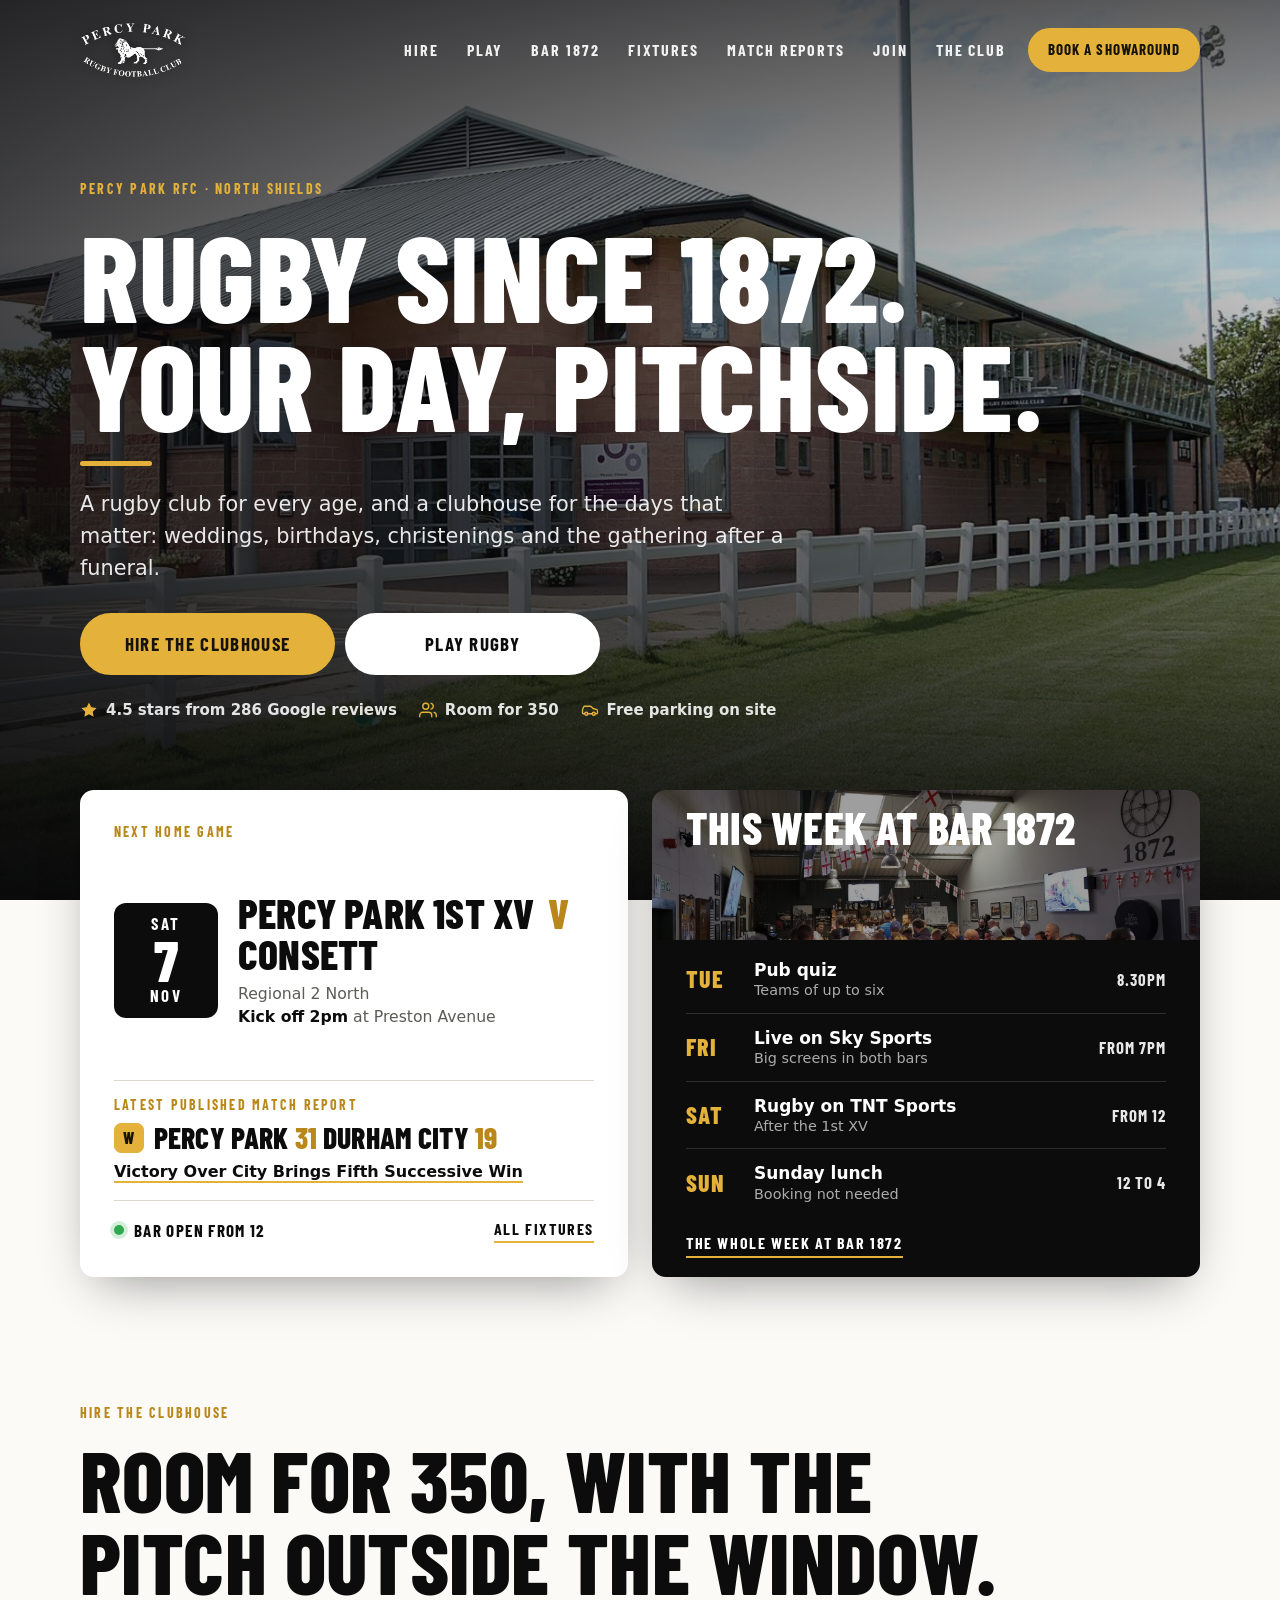
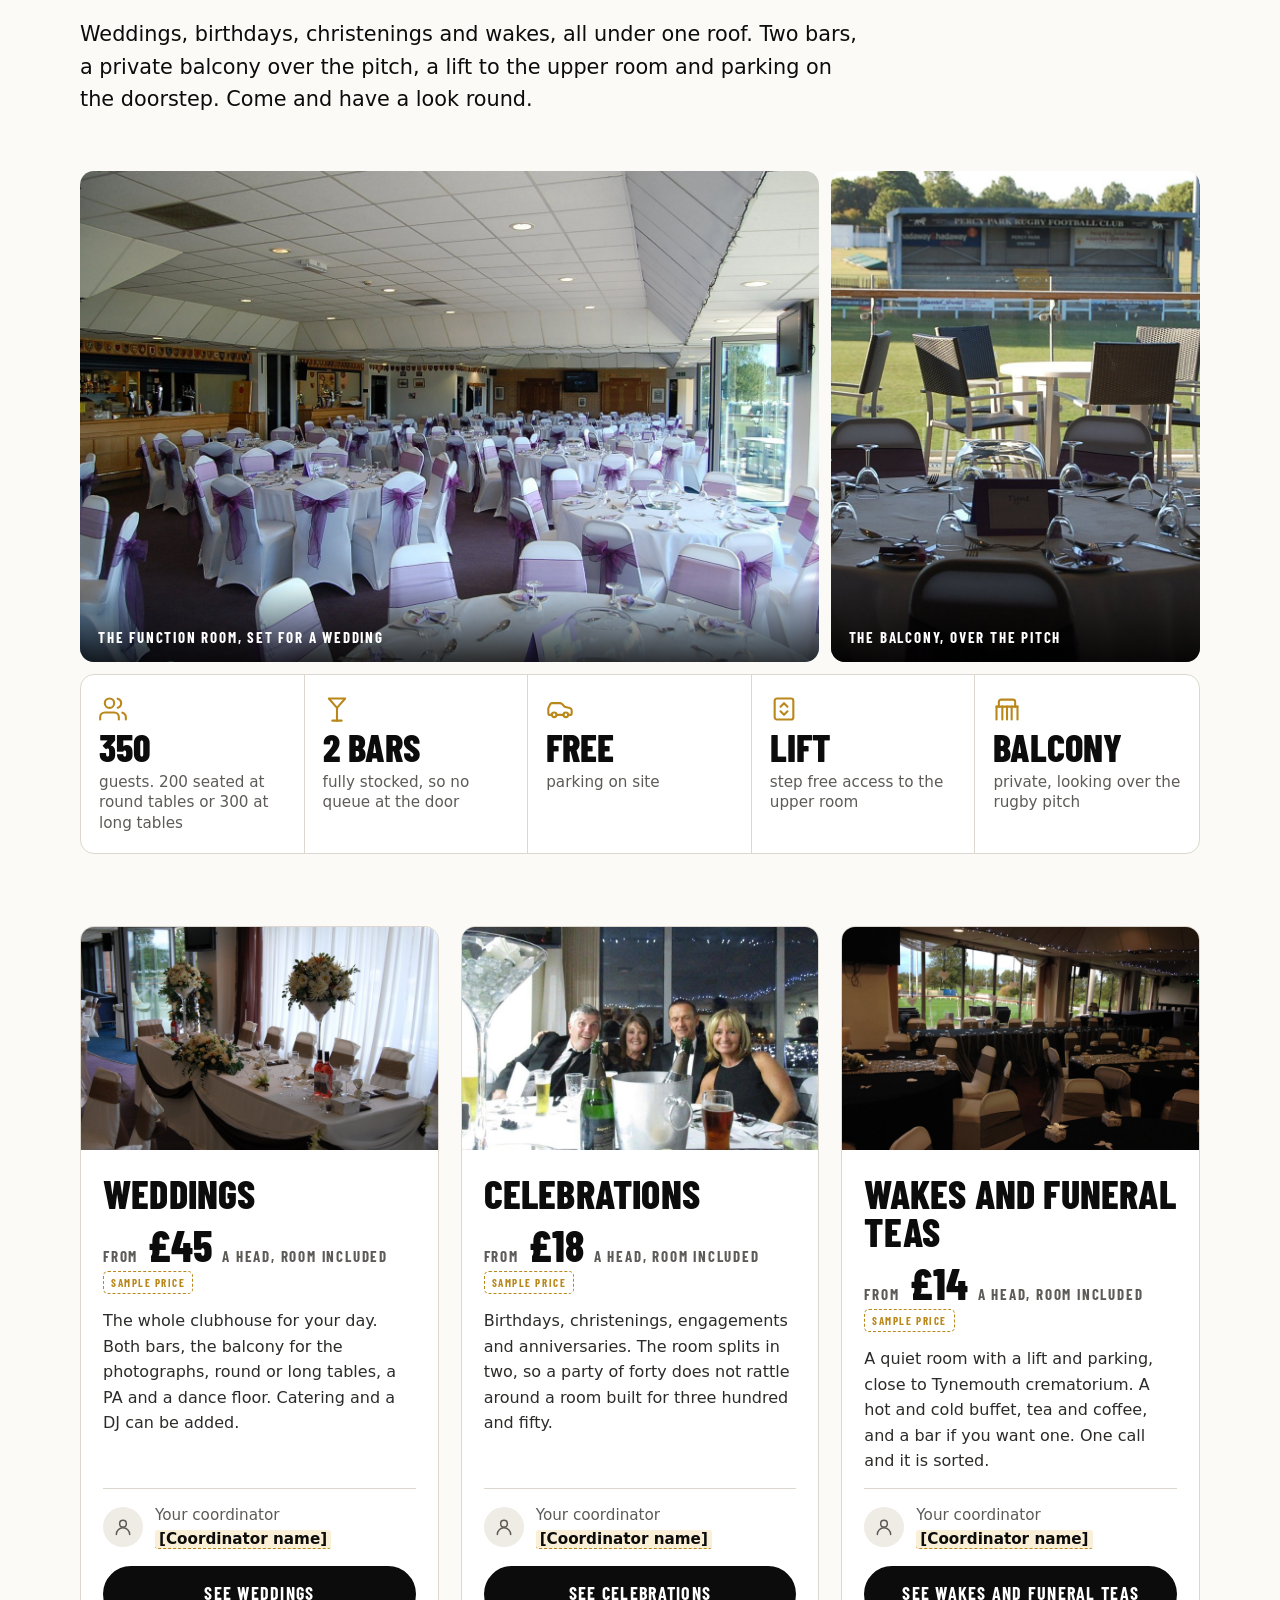
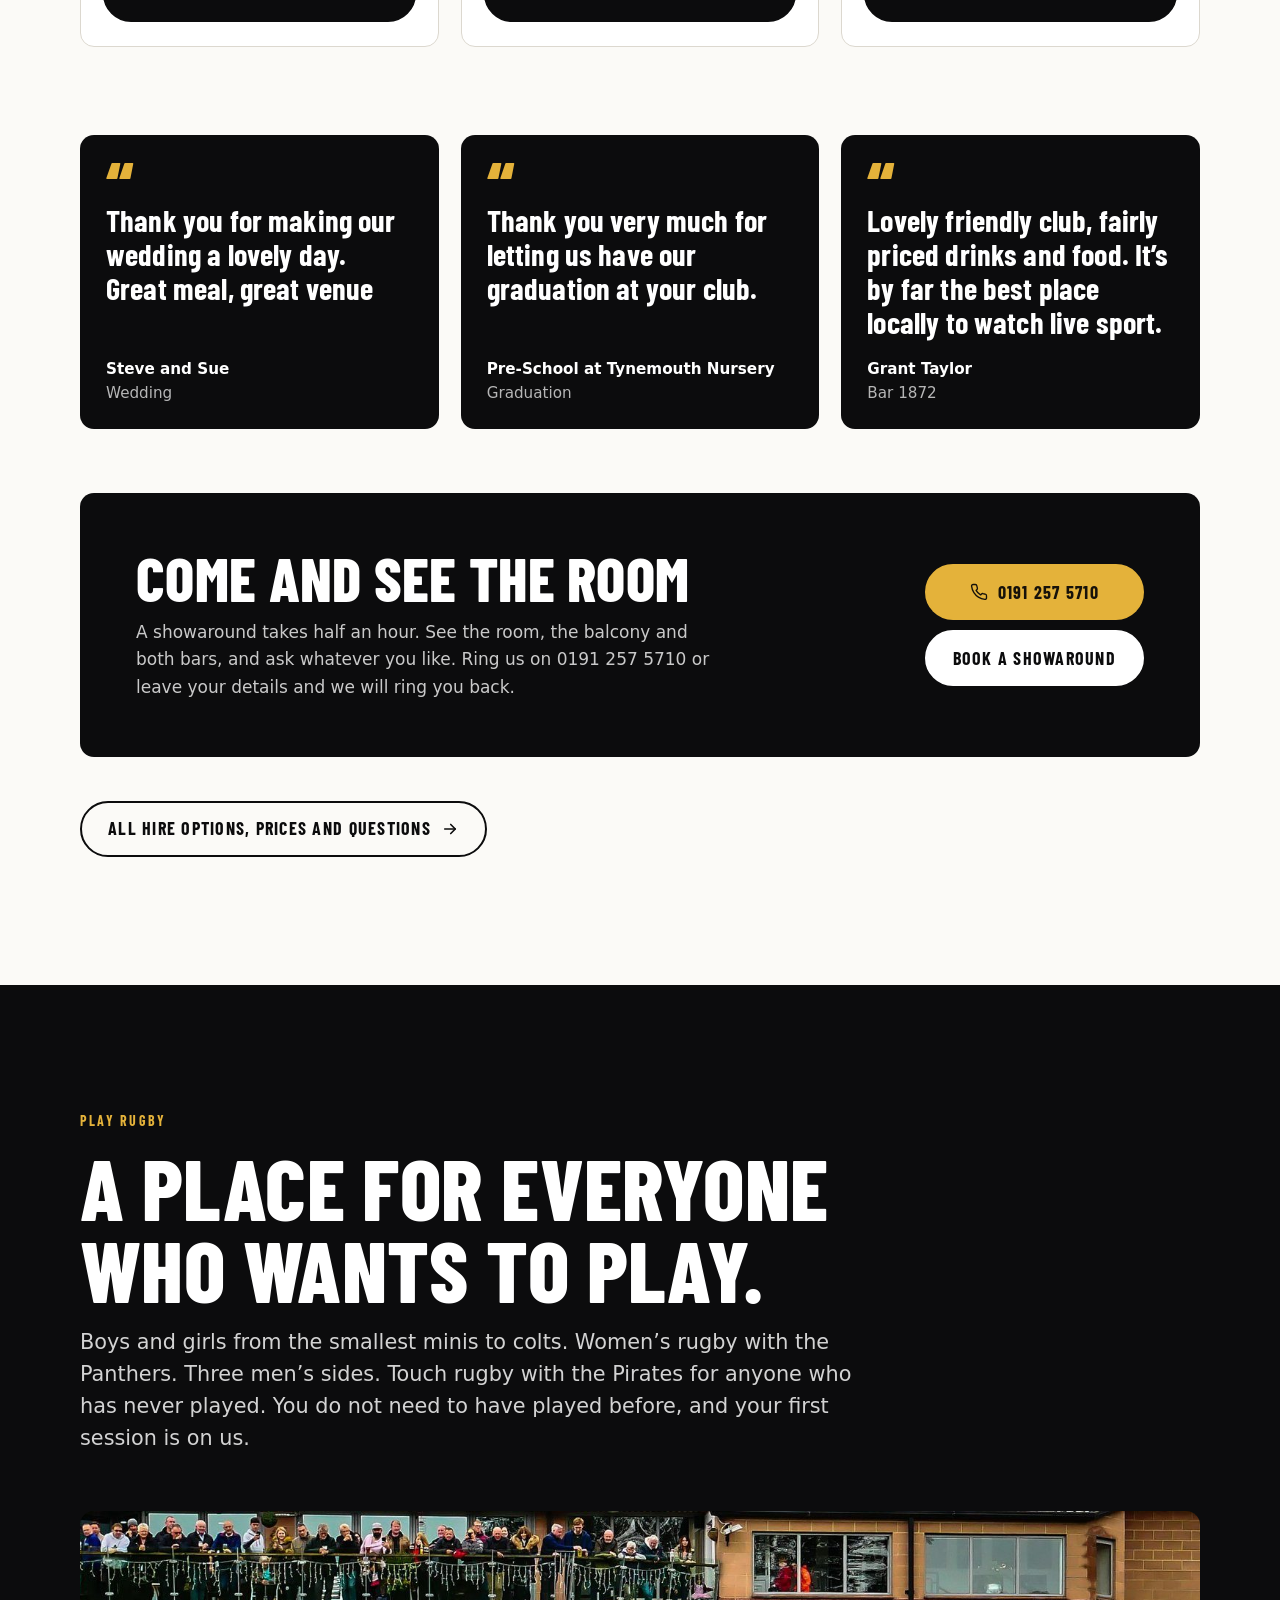
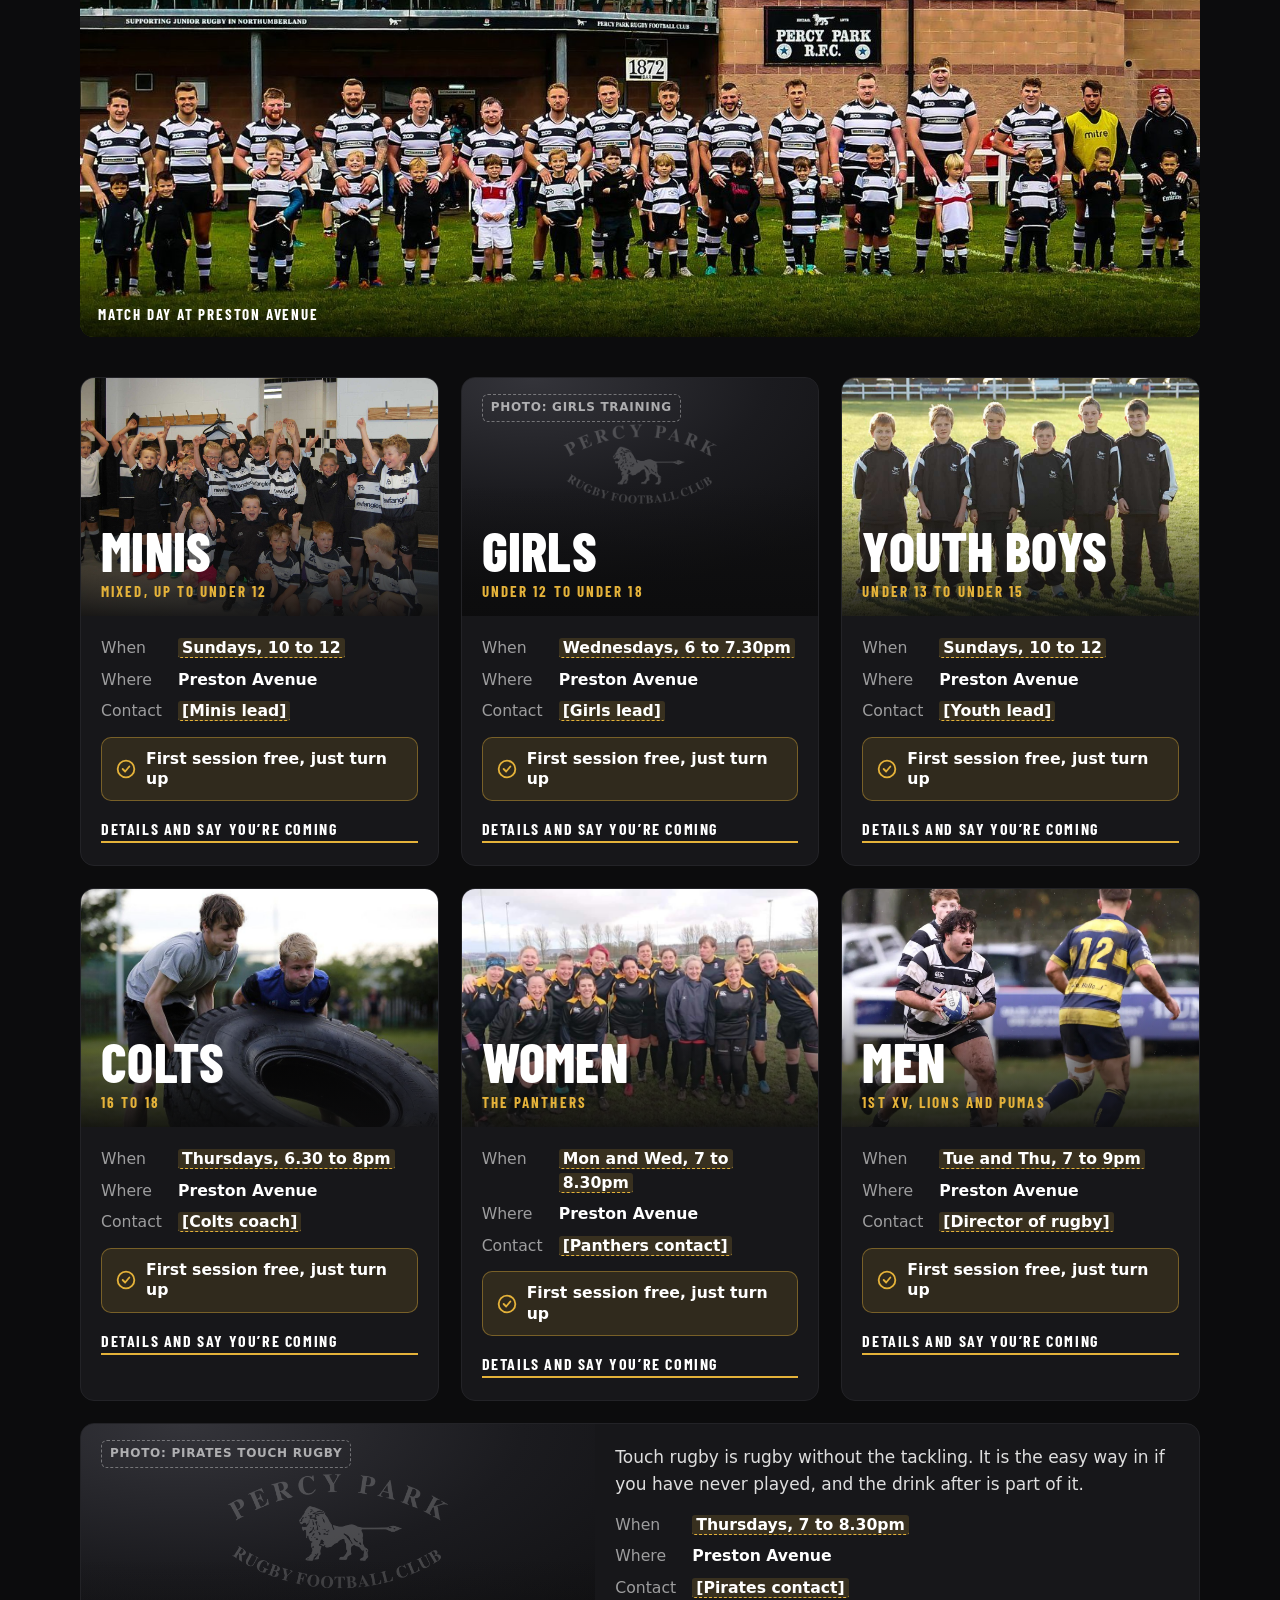
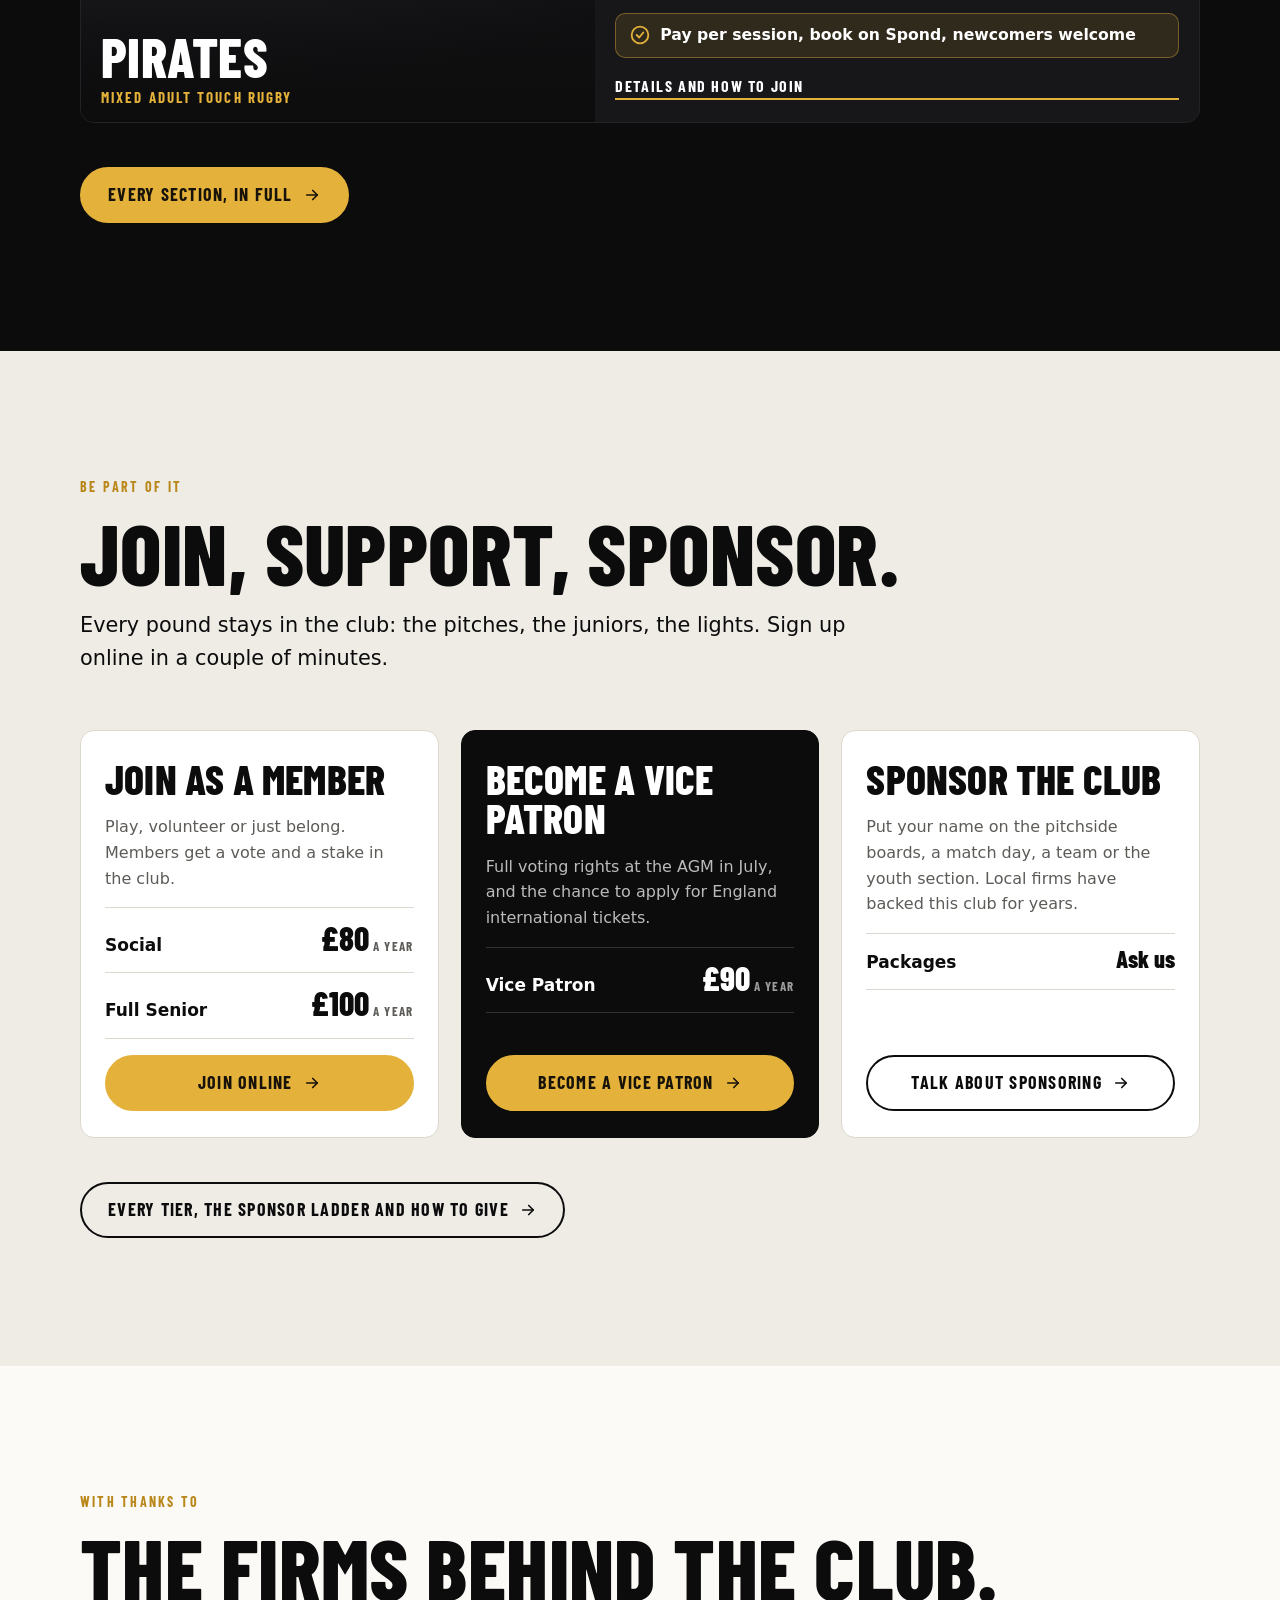
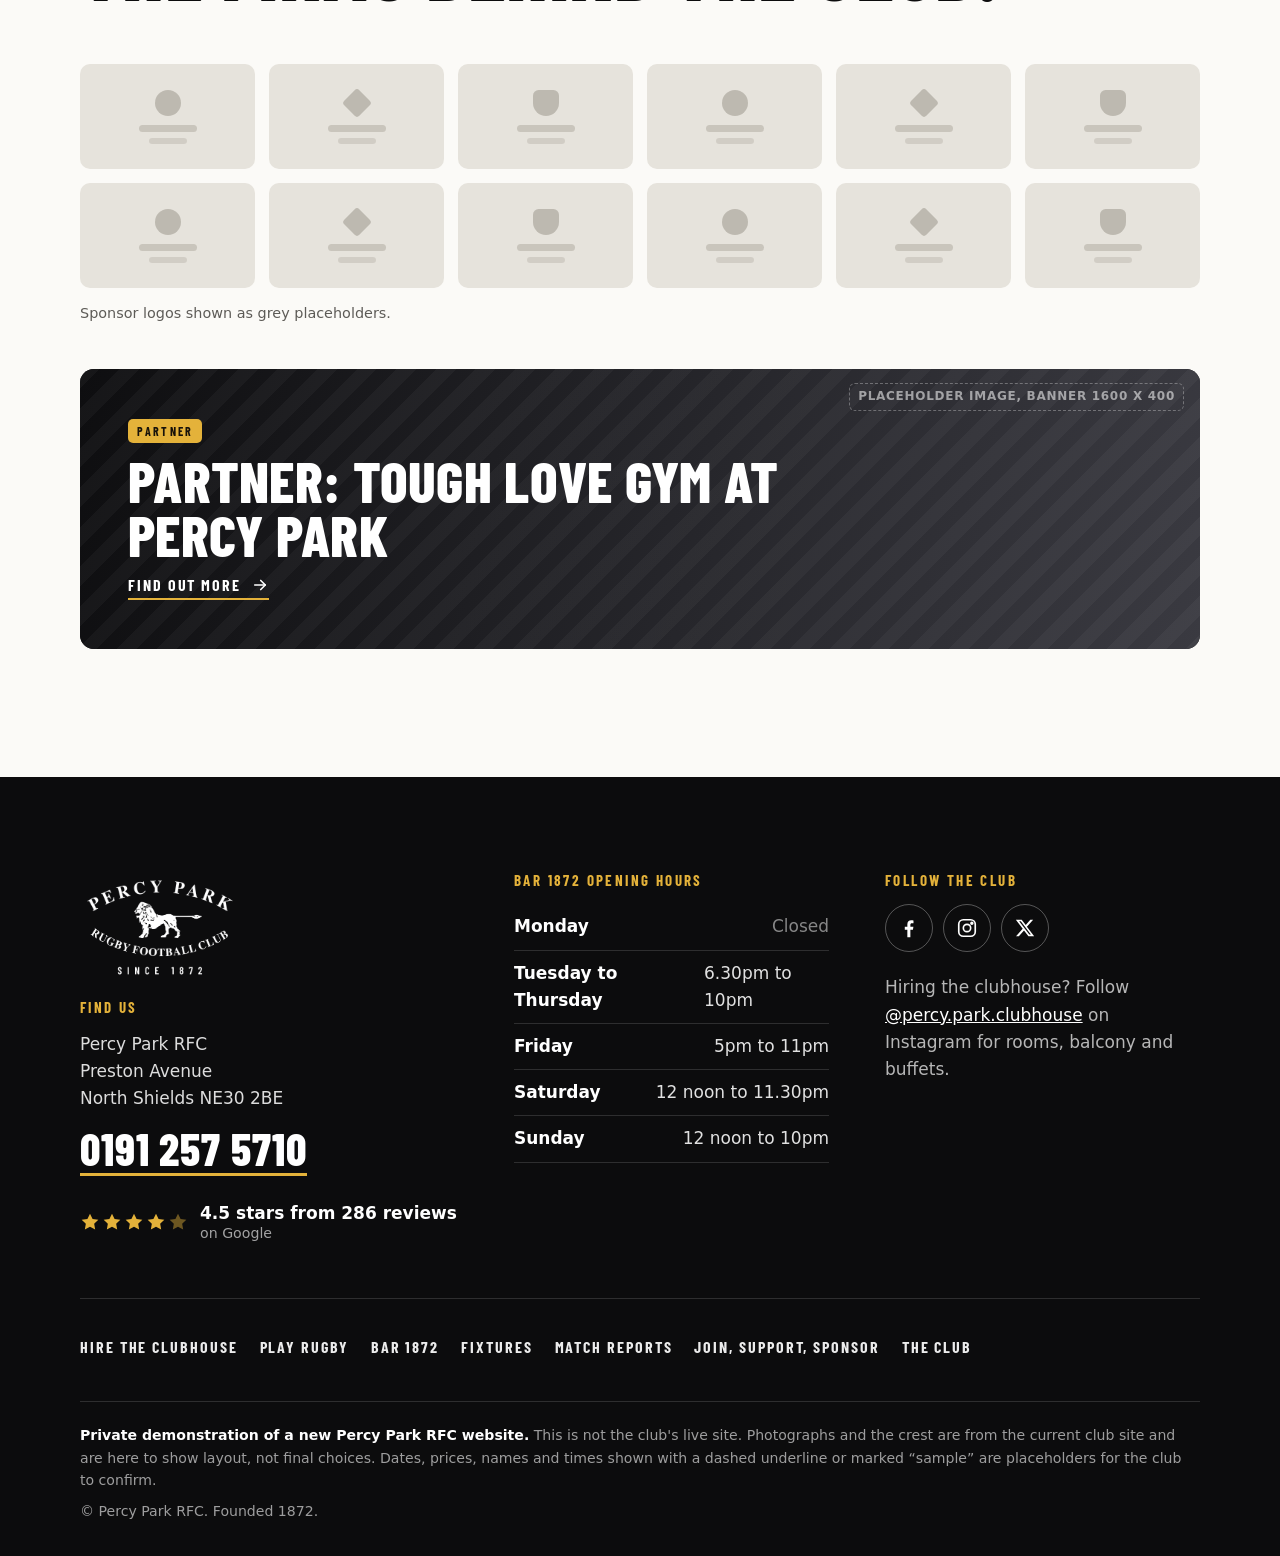
<file: index.html>
<!doctype html>
<html lang="en-GB">
<head>
<meta charset="utf-8">
<meta name="viewport" content="width=device-width, initial-scale=1">
<title>Percy Park RFC | Rugby since 1872, clubhouse hire in North Shields</title>
<meta name="description" content="Percy Park RFC, North Shields. Rugby for every age since 1872, and a clubhouse for weddings, celebrations and wakes with room for 350 and a balcony over the pitch.">
<meta property="og:type" content="website">
<meta property="og:site_name" content="Percy Park RFC">
<meta property="og:title" content="Percy Park RFC | Rugby since 1872, clubhouse hire in North Shields">
<meta property="og:description" content="Percy Park RFC, North Shields. Rugby for every age since 1872, and a clubhouse for weddings, celebrations and wakes with room for 350 and a balcony over the pitch.">
<meta property="og:image" content="https://percypark.paulmichaellove.com/img/og-image.jpg">
<meta property="og:image:width" content="1200">
<meta property="og:image:height" content="630">
<meta property="og:url" content="https://percypark.paulmichaellove.com/">
<meta name="twitter:card" content="summary_large_image">
<meta name="twitter:title" content="Percy Park RFC | Rugby since 1872, clubhouse hire in North Shields">
<meta name="twitter:description" content="Percy Park RFC, North Shields. Rugby for every age since 1872, and a clubhouse for weddings, celebrations and wakes with room for 350 and a balcony over the pitch.">
<meta name="twitter:image" content="https://percypark.paulmichaellove.com/img/og-image.jpg">
<!-- PRIVATE DEMO. REMOVE AT LAUNCH: this noindex tag on every page, and robots.txt (Disallow: /). -->
<meta name="robots" content="noindex, nofollow">
<meta name="theme-color" content="#0c0c0d">
<link rel="icon" type="image/png" sizes="64x64" href="img/favicon.png">
<link rel="apple-touch-icon" sizes="180x180" href="img/apple-touch-icon.png">
<link rel="preconnect" href="https://fonts.googleapis.com">
<link rel="preconnect" href="https://fonts.gstatic.com" crossorigin>
<link href="https://fonts.googleapis.com/css2?family=Barlow+Condensed:wght@600;700;800&display=swap" rel="stylesheet">
<link rel="stylesheet" href="site.css">

<!--
  DEMONSTRATION SITE for the Percy Park RFC committee. Static pages, no JavaScript on this page, one Google Font (Barlow Condensed for display type, system fonts for body).
  Shared styles live in site.css, used by every page. Pages: index, hire, play, bar, join, club, 404.

  REAL (taken from the audit notes or the club's own site on 2 Nov 2026):
  - Address, phone 0191 257 5710, bar hours (Google profile), 4.5 stars from 286 Google reviews
  - Capacity 350, two bars, balcony, lift, free on-site parking (Facebook venue post), seating 200 round / 300 long tables
  - Three testimonials, verbatim from the club's own Club Hire page
  - Photographs for layout only (2019/2020 uploads from percyparkrfc.co.uk), the crest as cleaned in brand/ and copied to img/
  - Social links, ClubZap sign-up address, Pirates touch facts (see play.html)

  PLACEHOLDER (every one marked in a comment, and styled with a dashed gold underline where it shows on the page):
  - Next home game, "This week at Bar 1872", all hire "from" prices, coordinator names, training days and times (youth boys now Sundays 10 to 12, from the club's own Come and Play page),
    contact names, sponsor board, the Tough Love Gym banner, the girls and Pirates photographs
-->
</head>
<body>

<!-- SVG icon sprite (Lucide style, 24x24 strokes). Inline, no library. -->
<svg width="0" height="0" style="position:absolute" aria-hidden="true" focusable="false">
  <defs>
    <symbol id="i-users" viewBox="0 0 24 24" fill="none" stroke="currentColor" stroke-width="1.8" stroke-linecap="round" stroke-linejoin="round"><path d="M17 21v-2a4 4 0 0 0-4-4H5a4 4 0 0 0-4 4v2"/><circle cx="9" cy="7" r="4"/><path d="M23 21v-2a4 4 0 0 0-3-3.87"/><path d="M16 3.13a4 4 0 0 1 0 7.75"/></symbol>
    <symbol id="i-glass" viewBox="0 0 24 24" fill="none" stroke="currentColor" stroke-width="1.8" stroke-linecap="round" stroke-linejoin="round"><path d="M8 22h8"/><path d="M12 11v11"/><path d="m19 3-7 8-7-8Z"/></symbol>
    <symbol id="i-car" viewBox="0 0 24 24" fill="none" stroke="currentColor" stroke-width="1.8" stroke-linecap="round" stroke-linejoin="round"><path d="M19 17h2c.6 0 1-.4 1-1v-3c0-.9-.7-1.7-1.5-1.9C18.7 10.6 16 10 16 10s-1.3-1.4-2.2-2.3c-.5-.4-1.1-.7-1.8-.7H5c-.6 0-1.1.4-1.4.9l-1.4 2.9A3.7 3.7 0 0 0 2 12v4c0 .6.4 1 1 1h2"/><circle cx="7" cy="17" r="2"/><path d="M9 17h6"/><circle cx="17" cy="17" r="2"/></symbol>
    <symbol id="i-lift" viewBox="0 0 24 24" fill="none" stroke="currentColor" stroke-width="1.8" stroke-linecap="round" stroke-linejoin="round"><rect x="4" y="3" width="16" height="18" rx="2"/><path d="m9 10 3-3 3 3"/><path d="m9 14 3 3 3-3"/></symbol>
    <symbol id="i-balcony" viewBox="0 0 24 24" fill="none" stroke="currentColor" stroke-width="1.8" stroke-linecap="round" stroke-linejoin="round"><path d="M3 10h18"/><path d="M3 21V10"/><path d="M21 21V10"/><path d="M8 10v11"/><path d="M12 10v11"/><path d="M16 10v11"/><path d="M5 10V6a2 2 0 0 1 2-2h10a2 2 0 0 1 2 2v4"/></symbol>
    <symbol id="i-star" viewBox="0 0 24 24" fill="currentColor"><path d="m12 2 3.1 6.3 6.9 1-5 4.9 1.2 6.9L12 17.8 5.8 21.1 7 14.2 2 9.3l6.9-1z"/></symbol>
    <symbol id="i-pin" viewBox="0 0 24 24" fill="none" stroke="currentColor" stroke-width="1.8" stroke-linecap="round" stroke-linejoin="round"><path d="M20 10c0 6-8 12-8 12S4 16 4 10a8 8 0 0 1 16 0Z"/><circle cx="12" cy="10" r="3"/></symbol>
    <symbol id="i-user" viewBox="0 0 24 24" fill="none" stroke="currentColor" stroke-width="1.8" stroke-linecap="round" stroke-linejoin="round"><circle cx="12" cy="8" r="4"/><path d="M4 21a8 8 0 0 1 16 0"/></symbol>
    <symbol id="i-arrow" viewBox="0 0 24 24" fill="none" stroke="currentColor" stroke-width="2.2" stroke-linecap="round" stroke-linejoin="round"><path d="M5 12h14"/><path d="m13 6 6 6-6 6"/></symbol>
    <symbol id="i-check" viewBox="0 0 24 24" fill="none" stroke="currentColor" stroke-width="2.2" stroke-linecap="round" stroke-linejoin="round"><circle cx="12" cy="12" r="10"/><path d="m8 12 3 3 5-6"/></symbol>
    <symbol id="i-phone" viewBox="0 0 24 24" fill="none" stroke="currentColor" stroke-width="1.8" stroke-linecap="round" stroke-linejoin="round"><path d="M22 16.9v3a2 2 0 0 1-2.2 2 19.8 19.8 0 0 1-8.6-3.1 19.5 19.5 0 0 1-6-6A19.8 19.8 0 0 1 2.1 4.2 2 2 0 0 1 4.1 2h3a2 2 0 0 1 2 1.7c.1 1 .4 1.9.7 2.8a2 2 0 0 1-.5 2.1L8.1 9.9a16 16 0 0 0 6 6l1.3-1.3a2 2 0 0 1 2.1-.4c.9.3 1.8.6 2.8.7a2 2 0 0 1 1.7 2Z"/></symbol>
    <symbol id="i-fb" viewBox="0 0 24 24" fill="currentColor"><path d="M13.5 22v-8.2h2.8l.5-3.3h-3.3V8.4c0-1 .4-1.7 1.8-1.7h1.6V3.8c-.3 0-1.3-.2-2.5-.2-2.5 0-4.2 1.5-4.2 4.3v2.6H7.4v3.3h2.8V22z"/></symbol>
    <symbol id="i-ig" viewBox="0 0 24 24" fill="none" stroke="currentColor" stroke-width="1.8" stroke-linecap="round" stroke-linejoin="round"><rect x="3" y="3" width="18" height="18" rx="5"/><circle cx="12" cy="12" r="4"/><circle cx="17.3" cy="6.7" r="1" fill="currentColor"/></symbol>
    <symbol id="i-x" viewBox="0 0 24 24" fill="currentColor"><path d="M17.8 3h3.1l-6.8 7.7L22 21h-6.2l-4.9-6.3L5.3 21H2.2l7.3-8.3L2 3h6.4l4.4 5.8zm-1.1 16.2h1.7L7.4 4.7H5.6z"/></symbol>
  </defs>
</svg>

<a class="skip" href="#top">Skip to content</a>
<header class="nav">
  <div class="wrap">
    <a href="index.html" aria-label="Percy Park RFC, home"><img class="crest" src="img/crest-clean.png" alt="Percy Park RFC crest" width="1600" height="847"></a>
    <nav aria-label="Main">
      <ul>
        <li><a class="l" href="hire.html">Hire</a></li>
        <li><a class="l" href="play.html">Play</a></li>
        <li class="hide-s"><a class="l" href="bar.html">Bar 1872</a></li>
        <li class="hide-s"><a class="l" href="fixtures.html">Fixtures</a></li>
        <li class="hide-s"><a class="l" href="reports.html">Match reports</a></li>
        <li><a class="l" href="join.html">Join</a></li>
        <li class="hide-s"><a class="l" href="club.html">The club</a></li>
        <li class="hide-s"><a class="btn btn-gold" href="hire.html#showaround">Book a showaround</a></li>
        <li class="more-li"><details class="more"><summary>More</summary><div class="panel"><a href="bar.html">Bar 1872</a><a href="fixtures.html">Fixtures</a><a href="reports.html">Match reports</a><a href="club.html">The club</a><a href="hire.html#showaround">Book a showaround</a></div></details></li>
      </ul>
    </nav>
  </div>
</header>

<main id="top">

<!-- HERO: one place, two trades -->
<section class="hero" aria-labelledby="h1">
  <div class="bg"><img src="img/hero-clubhouse.jpg" alt="The Percy Park clubhouse on Preston Avenue, with its balcony looking over the pitch" width="1504" height="1000" fetchpriority="high"></div>
  <div class="wrap">
    <p class="eyebrow">Percy Park RFC &middot; North Shields</p>
    <h1 id="h1"><span>Rugby since 1872.</span><span class="l2">Your day, pitchside.</span></h1>
    <div class="rule" aria-hidden="true"></div>
    <p class="lede">A rugby club for every age, and a clubhouse for the days that matter: weddings, birthdays, christenings and the gathering after a funeral.</p>
    <div class="ctas">
      <a class="btn btn-gold" href="hire.html">Hire the clubhouse</a>
      <a class="btn btn-white" href="play.html">Play rugby</a>
    </div>
    <ul class="proof">
      <li><svg><use href="#i-star"/></svg>4.5 stars from 286 Google reviews</li>
      <li><svg><use href="#i-users"/></svg>Room for 350</li>
      <li><svg><use href="#i-car"/></svg>Free parking on site</li>
    </ul>
  </div>
</section>

<!-- STRIP: next home game and this week at the bar -->
<section class="strip" aria-label="Next home game and this week at Bar 1872" id="bar">
  <div class="wrap">

    <!-- Next home fixture confirmed on the club's 1st XV fixtures page, 2 Nov 2026. -->
    <article class="card fixture" data-placeholder="next-home-game">
      <p class="eyebrow">Next home game</p>
      <div class="fx">
        <div class="fx-date" aria-label="Saturday 7 November"><small>Sat</small><b>7</b><small>Nov</small></div>
        <div>
          <h3>Percy Park 1st XV <em>v</em> Consett</h3>
          <p class="meta">Regional 2 North<br><strong>Kick off 2pm</strong> at Preston Avenue</p>
        </div>
      </div>
      <!-- LAST TIME OUT: real, from the club's own site (1st XV report published 28 Oct 2026, match played Sat 24 Oct). Chosen placement: inside the existing next home game card, so the page keeps one rugby block and no second hero. Update by hand until the live site pulls the latest report from one place. -->
      <div class="lastout">
        <p class="eyebrow">Latest published match report</p>
        <p class="lo-score"><span class="res w" aria-label="Won">W</span><span>Percy Park <b>31</b> Durham City <b>19</b></span></p>
        <a class="lo-link" href="reports.html#durham-city-2026-10-24">Victory Over City Brings Fifth Successive Win</a>
      </div>
      <div class="row">
        <span class="baropen"><i aria-hidden="true"></i>Bar open from 12</span>
        <a class="tlink" href="fixtures.html">All fixtures</a>
      </div>
    </article>

    <!-- PLACEHOLDER: "This week at Bar 1872". Items and times are invented examples of the kind of listing the club would keep updated. Sky and TNT are real (audit); quiz and Sunday lunch are NOT confirmed by the notes. -->
    <article class="card thisweek" data-placeholder="this-week-at-bar-1872">
      <div class="pic">
        <img src="img/bar-1872.jpg" alt="A full bar on a match day under the 1872 clock" width="1600" height="1200" loading="lazy">
        <h3>This week at Bar 1872</h3>
      </div>
      <ul class="tw-list">
        <li><span class="day">Tue</span><span class="what">Pub quiz<span>Teams of up to six</span></span><span class="when">8.30pm</span></li>
        <li><span class="day">Fri</span><span class="what">Live on Sky Sports<span>Big screens in both bars</span></span><span class="when">From 7pm</span></li>
        <li><span class="day">Sat</span><span class="what">Rugby on TNT Sports<span>After the 1st XV</span></span><span class="when">From 12</span></li>
        <li><span class="day">Sun</span><span class="what">Sunday lunch<span>Booking not needed</span></span><span class="when">12 to 4</span></li>
      </ul>
      <p style="padding:0 clamp(22px,3vw,34px) 20px"><a class="tlink" href="bar.html">The whole week at Bar 1872</a></p>
    </article>

  </div>
</section>

<!-- HIRE -->
<section class="section hire" id="hire" aria-labelledby="hire-h">
  <div class="wrap">
    <div class="section-head">
      <p class="eyebrow">Hire the clubhouse</p>
      <h2 id="hire-h">Room for 350, with the pitch outside the window.</h2>
      <p class="lede">Weddings, birthdays, christenings and wakes, all under one roof. Two bars, a private balcony over the pitch, a lift to the upper room and parking on the doorstep. Come and have a look round.</p>
    </div>

    <div class="rooms">
      <figure class="big"><img src="img/room-wide.jpg" alt="The function room set with round tables for a wedding" width="1504" height="1000" loading="lazy"><figcaption>The function room, set for a wedding</figcaption></figure>
      <figure><img src="img/room-balcony.jpg" alt="Tables by the glass doors and the balcony looking over the pitch" width="1504" height="1000" loading="lazy"><figcaption>The balcony, over the pitch</figcaption></figure>
    </div>

    <ul class="facts" aria-label="The clubhouse at a glance">
      <li><svg><use href="#i-users"/></svg><b>350</b><span>guests. 200 seated at round tables or 300 at long tables</span></li>
      <li><svg><use href="#i-glass"/></svg><b>2 bars</b><span>fully stocked, so no queue at the door</span></li>
      <li><svg><use href="#i-car"/></svg><b>Free</b><span>parking on site <!-- Source: club Facebook venue post. Google reviews are split on parking: confirm bay numbers before this goes live. --></span></li>
      <li><svg><use href="#i-lift"/></svg><b>Lift</b><span>step free access to the upper room</span></li>
      <li><svg><use href="#i-balcony"/></svg><b>Balcony</b><span>private, looking over the rugby pitch</span></li>
    </ul>

    <!--
      HIRE CARDS. Prices are PLACEHOLDERS. The figures in data-from-price are sample numbers only, chosen to sit inside the local ranges in the market notes
      (club room hire £95 to £250; wakes £15 to £25 a head). The club must set the real "from" figures. The "Sample price" chip stays until it does.
      Coordinator names are PLACEHOLDERS: the audit says the named manager on the current site has left.
      Included lists are drawn from the current Club Hire page spec (PA, disco, catering available, partitioning, lift, two bars). Wake wording is a draft.
      The full version of each card, with its own "what is included" list, lives on hire.html.
    -->
    <div class="hire-cards">
      <article class="hcard" id="weddings" data-event="weddings" data-from-price="45" data-price-unit="per head, room included">
        <div class="ph-img"><img src="img/room-wedding.jpg" alt="A wedding top table with flowers beside the balcony doors" width="1600" height="1064" loading="lazy"></div>
        <div class="body">
          <h3>Weddings</h3>
          <p class="price"><small>from</small><b>&pound;45</b><small>a head, room included</small><span class="chip">Sample price</span></p>
          <p class="inc">The whole clubhouse for your day. Both bars, the balcony for the photographs, round or long tables, a PA and a dance floor. Catering and a DJ can be added.</p>
          <p class="coord"><span class="av"><svg><use href="#i-user"/></svg></span><span>Your coordinator<b><span class="ph">[Coordinator name]</span></b></span></p>
          <a class="btn btn-block" href="hire.html#weddings" data-enquiry="weddings">See weddings</a>
        </div>
      </article>

      <article class="hcard" id="celebrations" data-event="celebrations" data-from-price="18" data-price-unit="per head, room included">
        <div class="ph-img"><img src="img/room-celebration.jpg" alt="Guests laughing together at a dinner dance in the clubhouse" width="960" height="720" loading="lazy"></div>
        <div class="body">
          <h3>Celebrations</h3>
          <p class="price"><small>from</small><b>&pound;18</b><small>a head, room included</small><span class="chip">Sample price</span></p>
          <p class="inc">Birthdays, christenings, engagements and anniversaries. The room splits in two, so a party of forty does not rattle around a room built for three hundred and fifty.</p>
          <p class="coord"><span class="av"><svg><use href="#i-user"/></svg></span><span>Your coordinator<b><span class="ph">[Coordinator name]</span></b></span></p>
          <a class="btn btn-block" href="hire.html#celebrations" data-enquiry="celebrations">See celebrations</a>
        </div>
      </article>

      <article class="hcard" id="wakes" data-event="wakes" data-from-price="14" data-price-unit="per head, room included, minimum numbers apply">
        <div class="ph-img"><img src="img/room-evening.jpg" alt="The function room in soft evening light" width="1600" height="1200" loading="lazy"></div>
        <div class="body">
          <h3>Wakes and funeral teas</h3>
          <p class="price"><small>from</small><b>&pound;14</b><small>a head, room included</small><span class="chip">Sample price</span></p>
          <p class="inc">A quiet room with a lift and parking, close to Tynemouth crematorium. A hot and cold buffet, tea and coffee, and a bar if you want one. One call and it is sorted.</p>
          <p class="coord"><span class="av"><svg><use href="#i-user"/></svg></span><span>Your coordinator<b><span class="ph">[Coordinator name]</span></b></span></p>
          <a class="btn btn-block" href="hire.html#wakes" data-enquiry="wakes">See wakes and funeral teas</a>
        </div>
      </article>
    </div>

    <!-- Testimonials: the three below are VERBATIM from the club's own Club Hire page (11 testimonials on the current site), as quoted in the audit notes. -->
    <div class="quotes" aria-label="What people say about the clubhouse">
      <figure>
        <blockquote>Thank you for making our wedding a lovely day. Great meal, great venue</blockquote>
        <figcaption><b>Steve and Sue</b><br>Wedding</figcaption>
      </figure>
      <figure>
        <blockquote>Thank you very much for letting us have our graduation at your club.</blockquote>
        <figcaption><b>Pre-School at Tynemouth Nursery</b><br>Graduation</figcaption>
      </figure>
      <figure>
        <blockquote>Lovely friendly club, fairly priced drinks and food. It&rsquo;s by far the best place locally to watch live sport.</blockquote>
        <figcaption><b>Grant Taylor</b><br>Bar 1872</figcaption>
      </figure>
    </div>

    <div class="cta-band" id="showaround">
      <div>
        <h3>Come and see the room</h3>
        <p>A showaround takes half an hour. See the room, the balcony and both bars, and ask whatever you like. Ring us on 0191 257 5710 or leave your details and we will ring you back.</p>
      </div>
      <div class="acts">
        <a class="btn btn-gold" href="tel:01912575710"><svg><use href="#i-phone"/></svg>0191 257 5710</a>
        <a class="btn btn-white" href="hire.html#showaround">Book a showaround</a>
      </div>
    </div>
    <div class="more-row"><a class="btn btn-line" href="hire.html">All hire options, prices and questions <svg><use href="#i-arrow"/></svg></a></div>
  </div>
</section>

<!-- PLAY -->
<section class="section dark play" id="play" aria-labelledby="play-h">
  <div class="wrap">
    <div class="section-head">
      <p class="eyebrow">Play rugby</p>
      <h2 id="play-h">A place for everyone who wants to play.</h2>
      <p class="lede">Boys and girls from the smallest minis to colts. Women&rsquo;s rugby with the Panthers. Three men&rsquo;s sides. Touch rugby with the Pirates for anyone who has never played. You do not need to have played before, and your first session is on us.</p>
    </div>

    <figure class="matchday"><img src="img/matchday-wide.jpg" alt="The Percy Park first team lined up in black and white hoops with young mascots, the balcony full of supporters behind" width="1600" height="581" loading="lazy"><figcaption>Match day at Preston Avenue</figcaption></figure>

    <!--
      PLAY TILES. All seven are the same on purpose: girls and women sit level with the men, not under them, and the Pirates are the easy way in for someone who has never played.
      Days and times are PLACEHOLDERS. Where the club's own site gives a time (minis and juniors Sunday 10 to 12, Panthers Monday and Wednesday 7 to 8.30pm,
      men Tuesday and Thursday 7 to 9pm, Pirates Thursday 7 to 8.30pm) it is used here as the starting figure, but the current site contradicts itself on the Panthers, so the club must confirm.
      Contact names are PLACEHOLDERS. Photos: real club photos from the current site, except Girls and Pirates, which have no usable photo yet.
      play.html carries the full detail for each section and the "Say you're coming" forms.
    -->
    <div class="tiles">

      <article class="tile" data-team="minis">
        <div class="pic"><img src="img/play-minis.jpg" alt="Young minis cheering together in the changing room" width="1600" height="933" loading="lazy"><div class="t"><h3>Minis</h3><p class="age">Mixed, up to Under 12</p></div></div>
        <div class="body">
          <dl><dt>When</dt><dd><span class="ph">Sundays, 10 to 12</span></dd><dt>Where</dt><dd>Preston Avenue</dd><dt>Contact</dt><dd><span class="ph">[Minis lead]</span></dd></dl>
          <p class="free"><svg><use href="#i-check"/></svg>First session free, just turn up</p>
          <a class="tlink more" href="play.html#minis">Details and say you&rsquo;re coming</a>
        </div>
      </article>

      <article class="tile" data-team="girls">
        <div class="pic">
          <!-- PLACEHOLDER IMAGE: the notes and the club site hold no usable photo of the girls section. Replace with a real one. -->
          <div class="nophoto" role="img" aria-label="Photo needed: girls training"><img src="img/crest-clean.png" alt=""><span>photo: girls training</span></div>
          <div class="t"><h3>Girls</h3><p class="age">Under 12 to Under 18</p></div>
        </div>
        <div class="body">
          <dl><dt>When</dt><dd><span class="ph">Wednesdays, 6 to 7.30pm</span></dd><dt>Where</dt><dd>Preston Avenue</dd><dt>Contact</dt><dd><span class="ph">[Girls lead]</span></dd></dl>
          <p class="free"><svg><use href="#i-check"/></svg>First session free, just turn up</p>
          <a class="tlink more" href="play.html#girls">Details and say you&rsquo;re coming</a>
        </div>
      </article>

      <article class="tile" data-team="youth-boys">
        <div class="pic"><img src="img/play-youth.jpg" alt="A row of Percy Park youth boys in club training tops" width="994" height="691" loading="lazy"><div class="t"><h3>Youth boys</h3><p class="age">Under 13 to Under 15</p></div></div>
        <div class="body">
          <dl><dt>When</dt><dd><span class="ph">Sundays, 10 to 12</span></dd><dt>Where</dt><dd>Preston Avenue</dd><dt>Contact</dt><dd><span class="ph">[Youth lead]</span></dd></dl>
          <p class="free"><svg><use href="#i-check"/></svg>First session free, just turn up</p>
          <a class="tlink more" href="play.html#youth">Details and say you&rsquo;re coming</a>
        </div>
      </article>

      <article class="tile" data-team="colts">
        <div class="pic"><img src="img/play-colts.jpg" alt="Two young players flipping a tyre in training" width="800" height="564" loading="lazy"><div class="t"><h3>Colts</h3><p class="age">16 to 18</p></div></div>
        <div class="body">
          <dl><dt>When</dt><dd><span class="ph">Thursdays, 6.30 to 8pm</span></dd><dt>Where</dt><dd>Preston Avenue</dd><dt>Contact</dt><dd><span class="ph">[Colts coach]</span></dd></dl>
          <p class="free"><svg><use href="#i-check"/></svg>First session free, just turn up</p>
          <a class="tlink more" href="play.html#colts">Details and say you&rsquo;re coming</a>
        </div>
      </article>

      <article class="tile" data-team="women">
        <div class="pic"><img src="img/play-women.jpg" alt="The Percy Park Panthers women's squad together after a game" width="960" height="540" loading="lazy"><div class="t"><h3>Women</h3><p class="age">The Panthers</p></div></div>
        <div class="body">
          <dl><dt>When</dt><dd><span class="ph">Mon and Wed, 7 to 8.30pm</span></dd><dt>Where</dt><dd>Preston Avenue</dd><dt>Contact</dt><dd><span class="ph">[Panthers contact]</span></dd></dl>
          <p class="free"><svg><use href="#i-check"/></svg>First session free, just turn up</p>
          <a class="tlink more" href="play.html#women">Details and say you&rsquo;re coming</a>
        </div>
      </article>

      <article class="tile" data-team="men">
        <div class="pic"><img src="img/play-men.jpg" alt="A Percy Park forward carrying the ball in a match" width="1337" height="960" loading="lazy"><div class="t"><h3>Men</h3><p class="age">1st XV, Lions and Pumas</p></div></div>
        <div class="body">
          <dl><dt>When</dt><dd><span class="ph">Tue and Thu, 7 to 9pm</span></dd><dt>Where</dt><dd>Preston Avenue</dd><dt>Contact</dt><dd><span class="ph">[Director of rugby]</span></dd></dl>
          <p class="free"><svg><use href="#i-check"/></svg>First session free, just turn up</p>
          <a class="tlink more" href="play.html#men">Details and say you&rsquo;re coming</a>
        </div>
      </article>

      <!-- Pirates touch rugby: the seventh door. Mixed adult touch, the easy way in for someone who has never played. Facts and sources are in the comment inside play.html. No usable photo yet. -->
      <article class="tile wide" data-team="pirates">
        <div class="pic">
          <div class="nophoto" role="img" aria-label="Photo needed: Pirates touch rugby"><img src="img/crest-clean.png" alt=""><span>photo: Pirates touch rugby</span></div>
          <div class="t"><h3>Pirates</h3><p class="age">Mixed adult touch rugby</p></div>
        </div>
        <div class="body">
          <p style="color:rgba(255,255,255,.86)">Touch rugby is rugby without the tackling. It is the easy way in if you have never played, and the drink after is part of it.</p>
          <dl><dt>When</dt><dd><span class="ph">Thursdays, 7 to 8.30pm</span></dd><dt>Where</dt><dd>Preston Avenue</dd><dt>Contact</dt><dd><span class="ph">[Pirates contact]</span></dd></dl>
          <p class="free"><svg><use href="#i-check"/></svg>Pay per session, book on Spond, newcomers welcome</p>
          <a class="tlink more" href="play.html#pirates">Details and how to join</a>
        </div>
      </article>

    </div>
    <div class="more-row"><a class="btn btn-gold" href="play.html">Every section, in full <svg><use href="#i-arrow"/></svg></a></div>
  </div>
</section>

<!-- MEMBERSHIP AND SUPPORT -->
<!--
  Prices Social £80, Vice Patron £90, Full Senior £100 are the ClubZap prices (full 2026/27 list on join.html, as read in the research report).
  Check them against the live ClubZap membership page before this goes in front of anyone outside the committee.
  Buttons deep link to the ClubZap sign-up page named in the audit (/membership_signup). A product-level deep link needs the real ClubZap checkout URLs.
  Sponsorship has no published packages anywhere in the notes, so no price is shown; the ladder is on join.html.
-->
<section class="section join" id="join" aria-labelledby="join-h">
  <div class="wrap">
    <div class="section-head">
      <p class="eyebrow">Be part of it</p>
      <h2 id="join-h">Join, support, sponsor.</h2>
      <p class="lede">Every pound stays in the club: the pitches, the juniors, the lights. Sign up online in a couple of minutes.</p>
    </div>
    <div class="join-grid">
      <article class="jcard" data-clubzap="membership">
        <h3>Join as a member</h3>
        <p class="sub">Play, volunteer or just belong. Members get a vote and a stake in the club.</p>
        <ul class="tiers">
          <li data-price="80"><span>Social</span><b>&pound;80<small>a year</small></b></li>
          <li data-price="100"><span>Full Senior</span><b>&pound;100<small>a year</small></b></li>
        </ul>
        <a class="btn btn-gold" href="https://percyparkrfc.clubzap.com/membership_signup" data-clubzap-product="membership">Join online <svg><use href="#i-arrow"/></svg></a>
      </article>

      <article class="jcard feature" data-clubzap="vice-patron">
        <h3>Become a Vice Patron</h3>
        <p class="sub">Full voting rights at the AGM in July, and the chance to apply for England international tickets.</p>
        <ul class="tiers">
          <li data-price="90"><span>Vice Patron</span><b>&pound;90<small>a year</small></b></li>
        </ul>
        <a class="btn btn-gold" href="https://percyparkrfc.clubzap.com/membership_signup" data-clubzap-product="vice-patron">Become a Vice Patron <svg><use href="#i-arrow"/></svg></a>
      </article>

      <article class="jcard" data-clubzap="sponsor">
        <h3>Sponsor the club</h3>
        <p class="sub">Put your name on the pitchside boards, a match day, a team or the youth section. Local firms have backed this club for years.</p>
        <ul class="tiers">
          <li><span>Packages</span><b style="font-size:1.5rem">Ask us</b></li>
        </ul>
        <a class="btn btn-line" href="join.html#sponsor">Talk about sponsoring <svg><use href="#i-arrow"/></svg></a>
      </article>
    </div>
    <div class="more-row"><a class="btn btn-line" href="join.html">Every tier, the sponsor ladder and how to give <svg><use href="#i-arrow"/></svg></a></div>
  </div>
</section>

<!-- SPONSOR BOARD AND PARTNER SLOT -->
<section class="section sponsors" aria-labelledby="sp-h">
  <div class="wrap">
    <div class="section-head">
      <p class="eyebrow">With thanks to</p>
      <h2 id="sp-h">The firms behind the club.</h2>
    </div>
    <!-- PLACEHOLDER: grey logo tiles. The live site shows about 22 sponsor logos; swap in the real files. -->
    <ul class="logos" aria-label="Sponsor logos, placeholders">
      <li><i></i><span></span><span></span></li><li><i></i><span></span><span></span></li><li><i></i><span></span><span></span></li>
      <li><i></i><span></span><span></span></li><li><i></i><span></span><span></span></li><li><i></i><span></span><span></span></li>
      <li><i></i><span></span><span></span></li><li><i></i><span></span><span></span></li><li><i></i><span></span><span></span></li>
      <li><i></i><span></span><span></span></li><li><i></i><span></span><span></span></li><li><i></i><span></span><span></span></li>
    </ul>
    <p class="sp-note">Sponsor logos shown as grey placeholders.</p>

    <!--
      PARTNER BANNER SLOT (design requirement). Reserved space for one clearly labelled advert: "Partner: Tough Love Gym at Percy Park".
      Placeholder image and placeholder link only. Suggested artwork 1600 x 400 (desktop) with a safe centre for mobile crop.
      Replace #tough-love-gym with the gym page URL and the .ad-img background with the real image.
    -->
    <a class="ad" href="#tough-love-gym" data-slot="partner-banner" aria-label="Partner: Tough Love Gym at Percy Park">
      <div class="ad-img"><em>placeholder image, banner 1600 x 400</em></div>
      <div class="in">
        <span class="tag">Partner</span>
        <h3>Partner: Tough Love Gym at Percy Park</h3>
        <span class="go">Find out more <svg width="18" height="18"><use href="#i-arrow"/></svg></span>
      </div>
    </a>
  </div>
</section>

</main>

<!-- FOOTER -->
<footer class="footer">
  <div class="wrap">
    <div class="fgrid">
      <div>
        <img class="crest" src="img/crest-since-1872-white.png" alt="Percy Park RFC crest, since 1872" width="1720" height="1141" loading="lazy">
        <h4>Find us</h4>
        <address>Percy Park RFC<br>Preston Avenue<br>North Shields NE30 2BE</address>
        <a class="tel" href="tel:01912575710">0191 257 5710</a>
        <div class="reviews">
          <div class="stars" role="img" aria-label="4.5 out of 5 stars"><svg><use href="#i-star"/></svg><svg><use href="#i-star"/></svg><svg><use href="#i-star"/></svg><svg><use href="#i-star"/></svg><svg style="opacity:.45"><use href="#i-star"/></svg></div>
          <div>4.5 stars from 286 reviews<small>on Google</small></div>
        </div>
      </div>
      <div>
        <h4>Bar 1872 opening hours</h4>
        <!-- source: Google Business Profile 2 Nov 2026; the old site's homepage shows different hours (Mon 18.30 to 23.00, Tue to Thu 18.30 to 23.00, Fri 17.00 to midnight, Sat 13.00 to midnight, Sun 14.00 to 23.00); Paul says Google is right, club to confirm -->
        <ul class="hours">
          <li class="closed"><b>Monday</b><span>Closed</span></li>
          <li><b>Tuesday to Thursday</b><span>6.30pm to 10pm</span></li>
          <li><b>Friday</b><span>5pm to 11pm</span></li>
          <li><b>Saturday</b><span>12 noon to 11.30pm</span></li>
          <li><b>Sunday</b><span>12 noon to 10pm</span></li>
        </ul>
      </div>
      <div>
        <h4>Follow the club</h4>
        <div class="social">
          <a href="https://www.facebook.com/percyparkrfc/" aria-label="Percy Park RFC on Facebook"><svg><use href="#i-fb"/></svg></a>
          <a href="https://www.instagram.com/percyparkrfc/" aria-label="Percy Park RFC on Instagram"><svg><use href="#i-ig"/></svg></a>
          <a href="https://twitter.com/PercyParkRFC" aria-label="Percy Park RFC on X"><svg><use href="#i-x"/></svg></a>
        </div>
        <p style="margin-top:22px;color:rgba(255,255,255,.7);max-width:24em">Hiring the clubhouse? Follow <a href="https://www.instagram.com/percy.park.clubhouse/" style="color:#fff">@percy.park.clubhouse</a> on Instagram for rooms, balcony and buffets.</p>
      </div>
    </div>
    <nav class="fnav" aria-label="Footer">
      <a href="hire.html">Hire the clubhouse</a>
      <a href="play.html">Play rugby</a>
      <a href="bar.html">Bar 1872</a>
      <a href="fixtures.html">Fixtures</a>
      <a href="reports.html">Match reports</a>
      <a href="join.html">Join, support, sponsor</a>
      <a href="club.html">The club</a>
    </nav>
    <div class="mocknote">
      <p><b>Private demonstration of a new Percy Park RFC website.</b> This is not the club's live site. Photographs and the crest are from the current club site and are here to show layout, not final choices. Dates, prices, names and times shown with a dashed underline or marked &ldquo;sample&rdquo; are placeholders for the club to confirm.</p>
      <p>&copy; Percy Park RFC. Founded 1872.</p>
    </div>
  </div>
</footer>

</body>
</html>
</file>
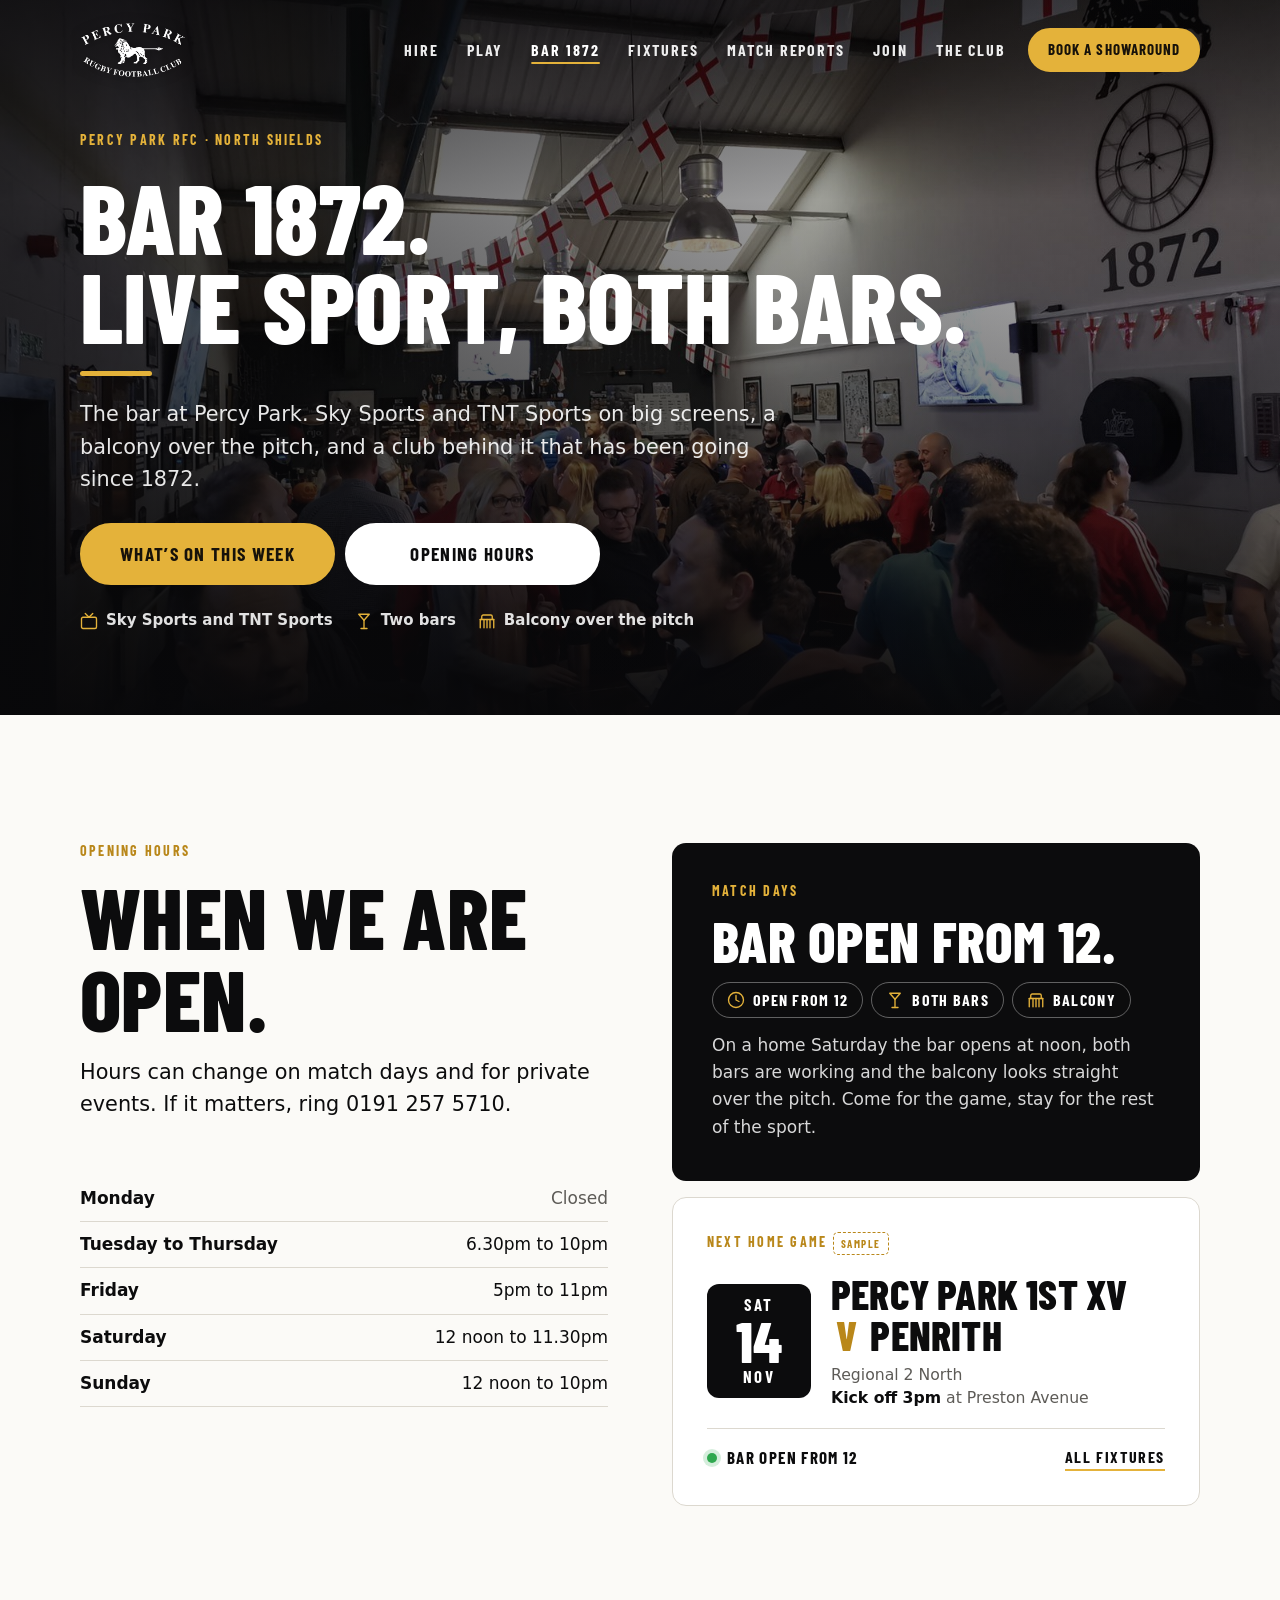
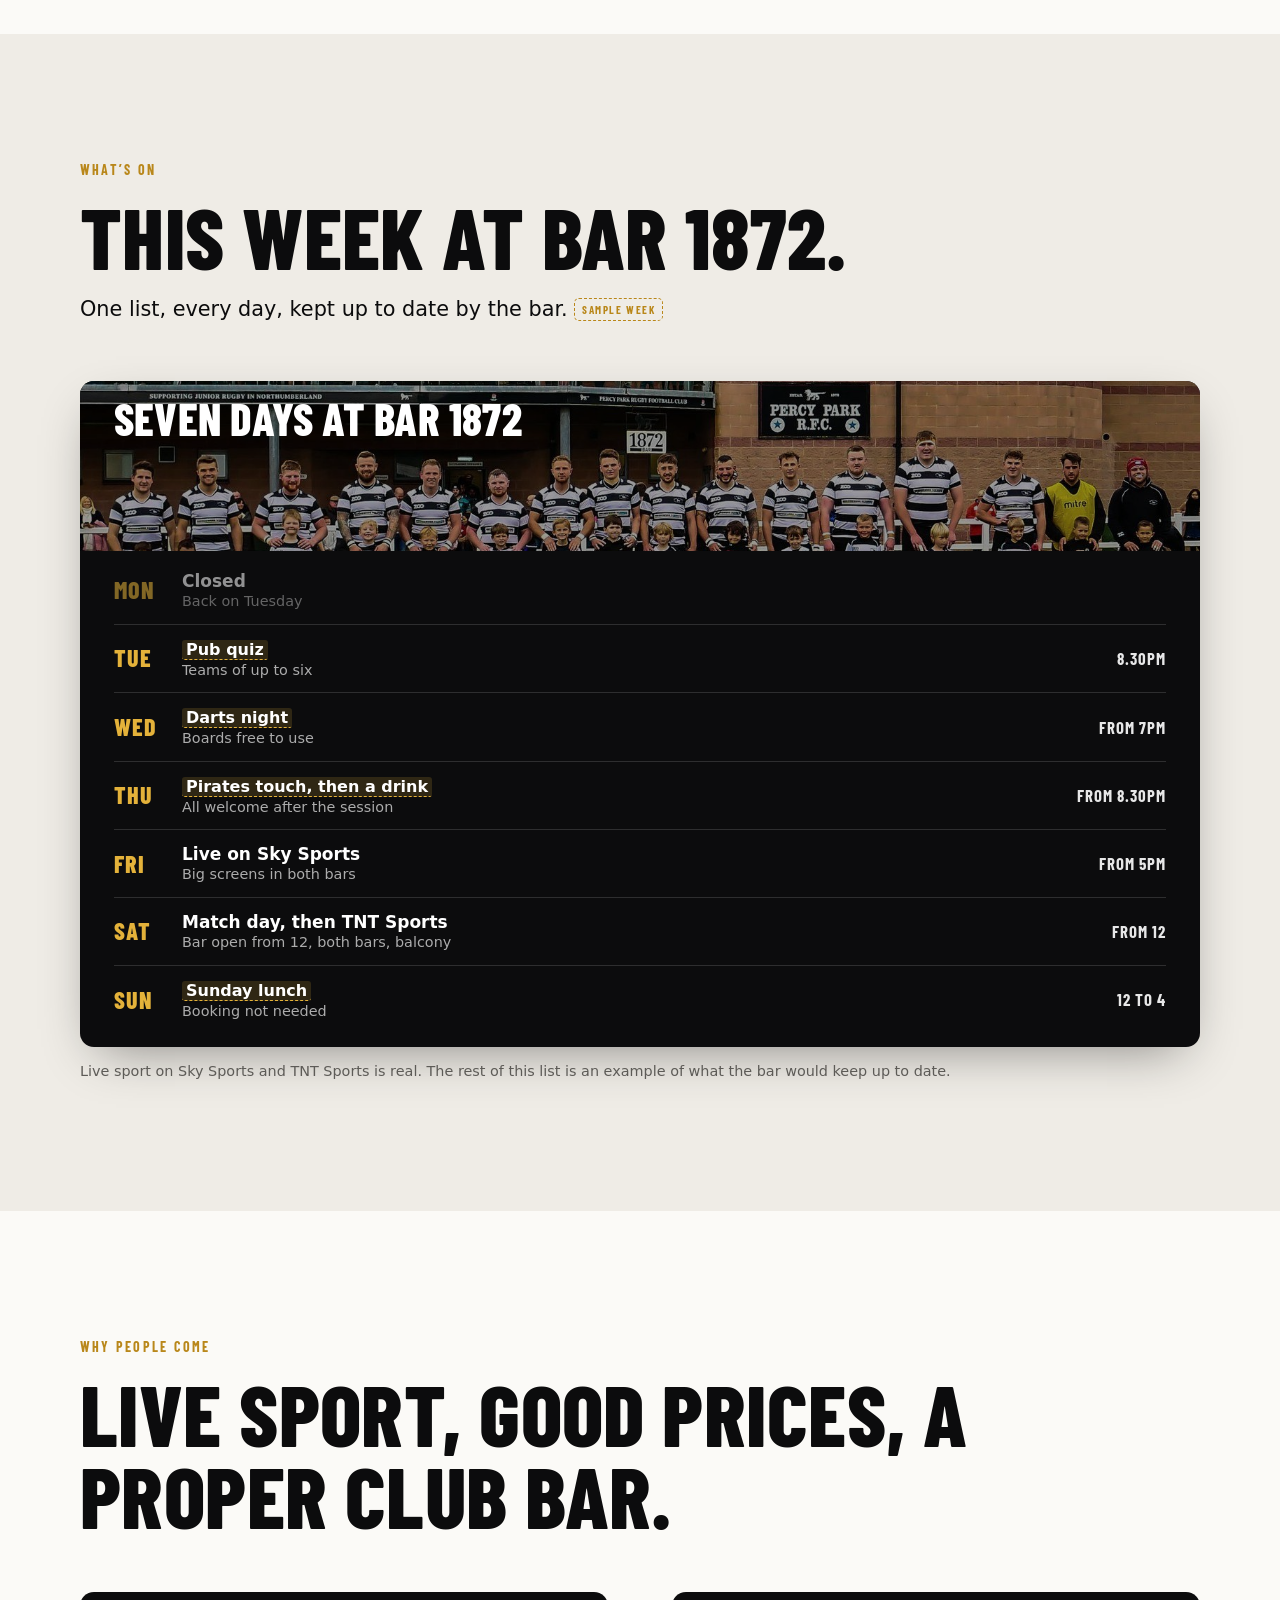
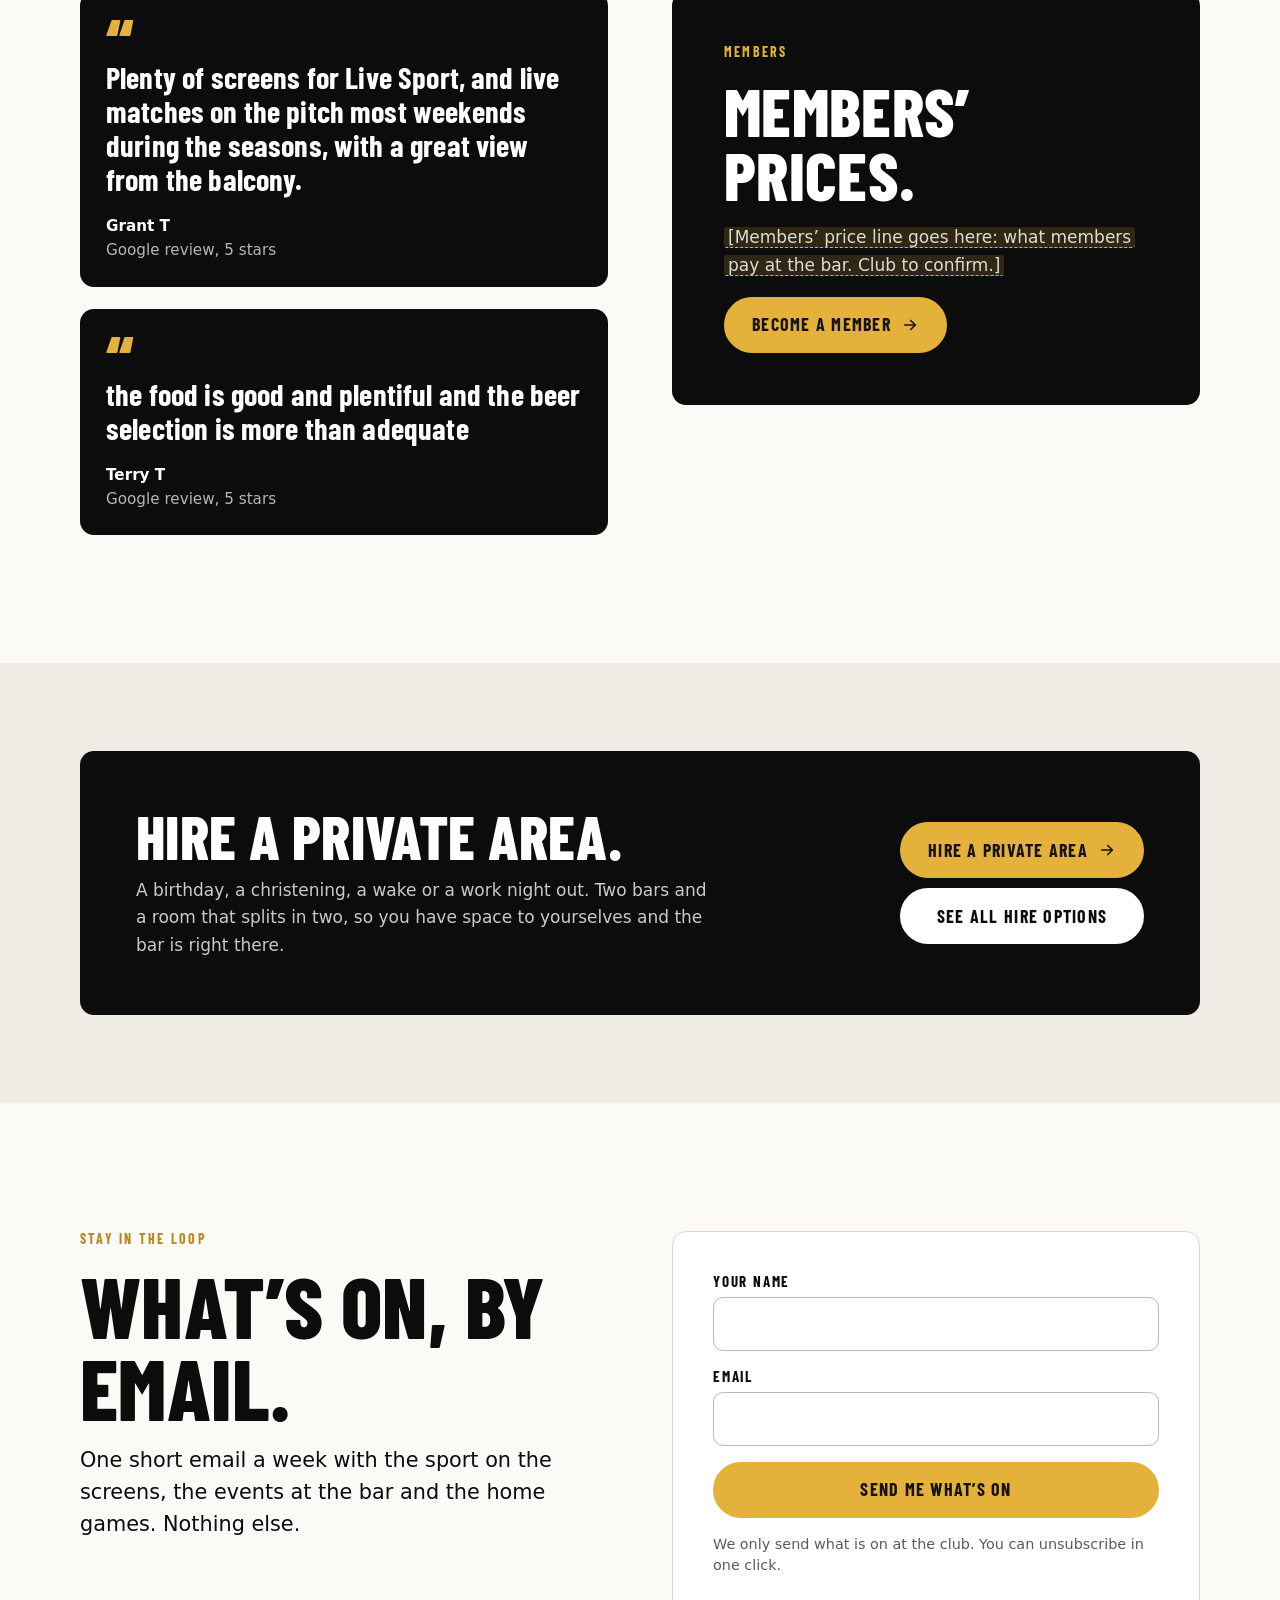
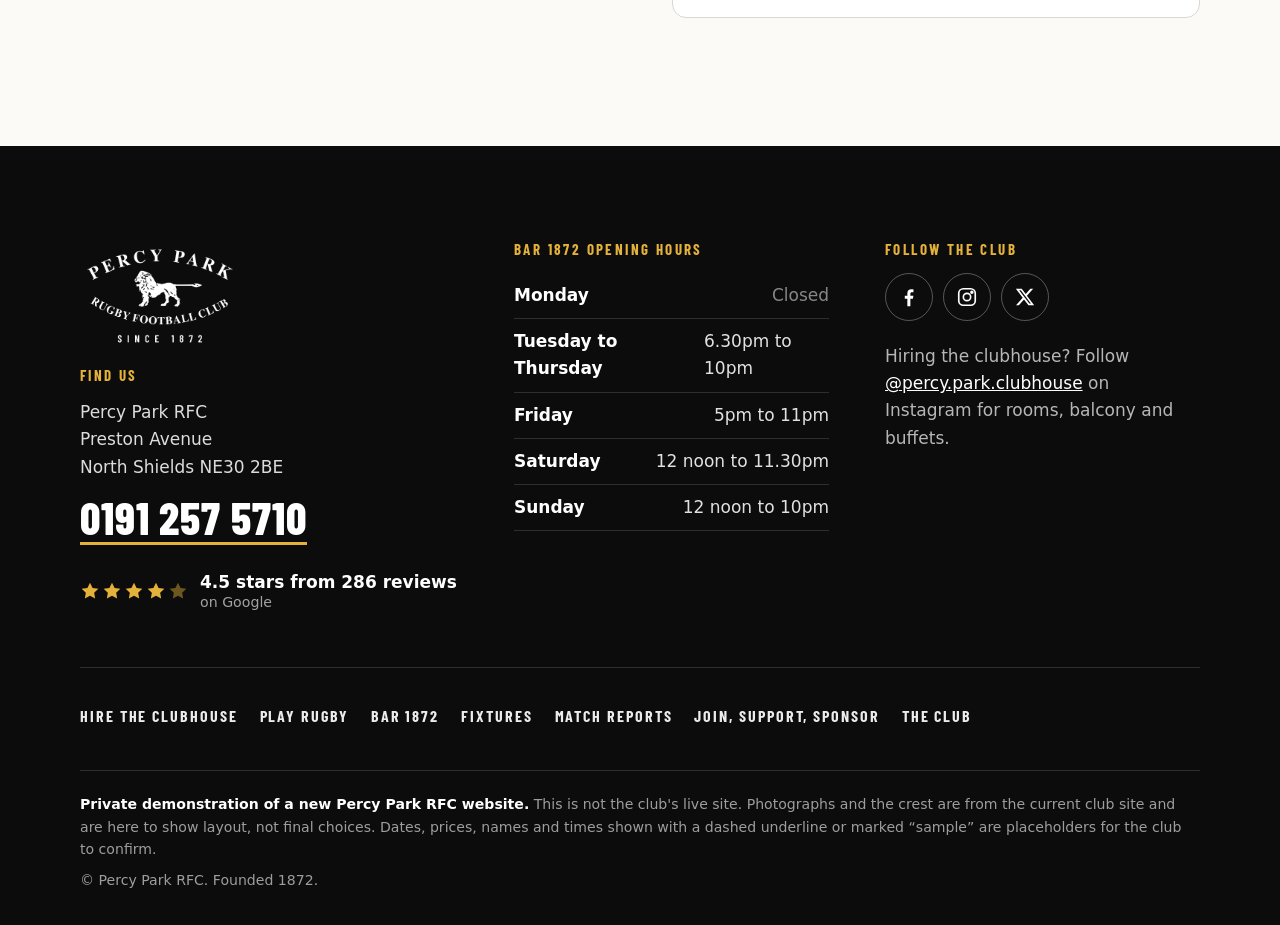
<file: bar.html>
<!doctype html>
<html lang="en-GB">
<head>
<meta charset="utf-8">
<meta name="viewport" content="width=device-width, initial-scale=1">
<title>Bar 1872 | Live sport, match days and opening hours at Percy Park RFC</title>
<meta name="description" content="Bar 1872 at Percy Park RFC, North Shields. Opening hours, live Sky and TNT sport, match days with both bars and the balcony open, and what is on this week.">
<meta property="og:type" content="website">
<meta property="og:site_name" content="Percy Park RFC">
<meta property="og:title" content="Bar 1872 | Live sport, match days and opening hours at Percy Park RFC">
<meta property="og:description" content="Bar 1872 at Percy Park RFC, North Shields. Opening hours, live Sky and TNT sport, match days with both bars and the balcony open, and what is on this week.">
<meta property="og:image" content="https://percypark.paulmichaellove.com/img/og-image.jpg">
<meta property="og:image:width" content="1200">
<meta property="og:image:height" content="630">
<meta property="og:url" content="https://percypark.paulmichaellove.com/bar.html">
<meta name="twitter:card" content="summary_large_image">
<meta name="twitter:title" content="Bar 1872 | Live sport, match days and opening hours at Percy Park RFC">
<meta name="twitter:description" content="Bar 1872 at Percy Park RFC, North Shields. Opening hours, live Sky and TNT sport, match days with both bars and the balcony open, and what is on this week.">
<meta name="twitter:image" content="https://percypark.paulmichaellove.com/img/og-image.jpg">
<!-- PRIVATE DEMO. REMOVE AT LAUNCH: this noindex tag on every page, and robots.txt (Disallow: /). -->
<meta name="robots" content="noindex, nofollow">
<meta name="theme-color" content="#0c0c0d">
<link rel="icon" type="image/png" sizes="64x64" href="img/favicon.png">
<link rel="apple-touch-icon" sizes="180x180" href="img/apple-touch-icon.png">
<link rel="preconnect" href="https://fonts.googleapis.com">
<link rel="preconnect" href="https://fonts.gstatic.com" crossorigin>
<link href="https://fonts.googleapis.com/css2?family=Barlow+Condensed:wght@600;700;800&display=swap" rel="stylesheet">
<link rel="stylesheet" href="site.css">
</head>
<body>
<!-- SVG icon sprite (Lucide style, 24x24 strokes). Inline, no library. -->
<svg width="0" height="0" style="position:absolute" aria-hidden="true" focusable="false">
  <defs>
    <symbol id="i-users" viewBox="0 0 24 24" fill="none" stroke="currentColor" stroke-width="1.8" stroke-linecap="round" stroke-linejoin="round"><path d="M17 21v-2a4 4 0 0 0-4-4H5a4 4 0 0 0-4 4v2"/><circle cx="9" cy="7" r="4"/><path d="M23 21v-2a4 4 0 0 0-3-3.87"/><path d="M16 3.13a4 4 0 0 1 0 7.75"/></symbol>
    <symbol id="i-glass" viewBox="0 0 24 24" fill="none" stroke="currentColor" stroke-width="1.8" stroke-linecap="round" stroke-linejoin="round"><path d="M8 22h8"/><path d="M12 11v11"/><path d="m19 3-7 8-7-8Z"/></symbol>
    <symbol id="i-car" viewBox="0 0 24 24" fill="none" stroke="currentColor" stroke-width="1.8" stroke-linecap="round" stroke-linejoin="round"><path d="M19 17h2c.6 0 1-.4 1-1v-3c0-.9-.7-1.7-1.5-1.9C18.7 10.6 16 10 16 10s-1.3-1.4-2.2-2.3c-.5-.4-1.1-.7-1.8-.7H5c-.6 0-1.1.4-1.4.9l-1.4 2.9A3.7 3.7 0 0 0 2 12v4c0 .6.4 1 1 1h2"/><circle cx="7" cy="17" r="2"/><path d="M9 17h6"/><circle cx="17" cy="17" r="2"/></symbol>
    <symbol id="i-lift" viewBox="0 0 24 24" fill="none" stroke="currentColor" stroke-width="1.8" stroke-linecap="round" stroke-linejoin="round"><rect x="4" y="3" width="16" height="18" rx="2"/><path d="m9 10 3-3 3 3"/><path d="m9 14 3 3 3-3"/></symbol>
    <symbol id="i-balcony" viewBox="0 0 24 24" fill="none" stroke="currentColor" stroke-width="1.8" stroke-linecap="round" stroke-linejoin="round"><path d="M3 10h18"/><path d="M3 21V10"/><path d="M21 21V10"/><path d="M8 10v11"/><path d="M12 10v11"/><path d="M16 10v11"/><path d="M5 10V6a2 2 0 0 1 2-2h10a2 2 0 0 1 2 2v4"/></symbol>
    <symbol id="i-star" viewBox="0 0 24 24" fill="currentColor"><path d="m12 2 3.1 6.3 6.9 1-5 4.9 1.2 6.9L12 17.8 5.8 21.1 7 14.2 2 9.3l6.9-1z"/></symbol>
    <symbol id="i-pin" viewBox="0 0 24 24" fill="none" stroke="currentColor" stroke-width="1.8" stroke-linecap="round" stroke-linejoin="round"><path d="M20 10c0 6-8 12-8 12S4 16 4 10a8 8 0 0 1 16 0Z"/><circle cx="12" cy="10" r="3"/></symbol>
    <symbol id="i-user" viewBox="0 0 24 24" fill="none" stroke="currentColor" stroke-width="1.8" stroke-linecap="round" stroke-linejoin="round"><circle cx="12" cy="8" r="4"/><path d="M4 21a8 8 0 0 1 16 0"/></symbol>
    <symbol id="i-arrow" viewBox="0 0 24 24" fill="none" stroke="currentColor" stroke-width="2.2" stroke-linecap="round" stroke-linejoin="round"><path d="M5 12h14"/><path d="m13 6 6 6-6 6"/></symbol>
    <symbol id="i-check" viewBox="0 0 24 24" fill="none" stroke="currentColor" stroke-width="2.2" stroke-linecap="round" stroke-linejoin="round"><circle cx="12" cy="12" r="10"/><path d="m8 12 3 3 5-6"/></symbol>
    <symbol id="i-phone" viewBox="0 0 24 24" fill="none" stroke="currentColor" stroke-width="1.8" stroke-linecap="round" stroke-linejoin="round"><path d="M22 16.9v3a2 2 0 0 1-2.2 2 19.8 19.8 0 0 1-8.6-3.1 19.5 19.5 0 0 1-6-6A19.8 19.8 0 0 1 2.1 4.2 2 2 0 0 1 4.1 2h3a2 2 0 0 1 2 1.7c.1 1 .4 1.9.7 2.8a2 2 0 0 1-.5 2.1L8.1 9.9a16 16 0 0 0 6 6l1.3-1.3a2 2 0 0 1 2.1-.4c.9.3 1.8.6 2.8.7a2 2 0 0 1 1.7 2Z"/></symbol>
    <symbol id="i-fb" viewBox="0 0 24 24" fill="currentColor"><path d="M13.5 22v-8.2h2.8l.5-3.3h-3.3V8.4c0-1 .4-1.7 1.8-1.7h1.6V3.8c-.3 0-1.3-.2-2.5-.2-2.5 0-4.2 1.5-4.2 4.3v2.6H7.4v3.3h2.8V22z"/></symbol>
    <symbol id="i-ig" viewBox="0 0 24 24" fill="none" stroke="currentColor" stroke-width="1.8" stroke-linecap="round" stroke-linejoin="round"><rect x="3" y="3" width="18" height="18" rx="5"/><circle cx="12" cy="12" r="4"/><circle cx="17.3" cy="6.7" r="1" fill="currentColor"/></symbol>
    <symbol id="i-x" viewBox="0 0 24 24" fill="currentColor"><path d="M17.8 3h3.1l-6.8 7.7L22 21h-6.2l-4.9-6.3L5.3 21H2.2l7.3-8.3L2 3h6.4l4.4 5.8zm-1.1 16.2h1.7L7.4 4.7H5.6z"/></symbol>
    <symbol id="i-trophy" viewBox="0 0 24 24" fill="none" stroke="currentColor" stroke-width="1.8" stroke-linecap="round" stroke-linejoin="round"><path d="M6 9H4.5a2.5 2.5 0 0 1 0-5H6"/><path d="M18 9h1.5a2.5 2.5 0 0 0 0-5H18"/><path d="M4 22h16"/><path d="M10 14.66V17c0 .55-.47.98-.97 1.21C7.85 18.75 7 20.24 7 22"/><path d="M14 14.66V17c0 .55.47.98.97 1.21C16.15 18.75 17 20.24 17 22"/><path d="M18 2H6v7a6 6 0 0 0 12 0V2Z"/></symbol>
    <symbol id="i-mail" viewBox="0 0 24 24" fill="none" stroke="currentColor" stroke-width="1.8" stroke-linecap="round" stroke-linejoin="round"><rect x="2" y="4" width="20" height="16" rx="2"/><path d="m22 7-10 6L2 7"/></symbol>
    <symbol id="i-cal" viewBox="0 0 24 24" fill="none" stroke="currentColor" stroke-width="1.8" stroke-linecap="round" stroke-linejoin="round"><rect x="3" y="4" width="18" height="18" rx="2"/><path d="M16 2v4M8 2v4M3 10h18"/></symbol>
    <symbol id="i-shield" viewBox="0 0 24 24" fill="none" stroke="currentColor" stroke-width="1.8" stroke-linecap="round" stroke-linejoin="round"><path d="M12 22s8-4 8-10V5l-8-3-8 3v7c0 6 8 10 8 10Z"/></symbol>
    <symbol id="i-heart" viewBox="0 0 24 24" fill="none" stroke="currentColor" stroke-width="1.8" stroke-linecap="round" stroke-linejoin="round"><path d="M19 14c1.5-1.5 3-3.2 3-5.5A5.5 5.5 0 0 0 16.5 3c-1.8 0-3 .5-4.5 2-1.5-1.5-2.7-2-4.5-2A5.5 5.5 0 0 0 2 8.5c0 2.3 1.5 4 3 5.5l7 7Z"/></symbol>
    <symbol id="i-tv" viewBox="0 0 24 24" fill="none" stroke="currentColor" stroke-width="1.8" stroke-linecap="round" stroke-linejoin="round"><rect x="2" y="7" width="20" height="15" rx="2"/><path d="m17 2-5 5-5-5"/></symbol>
    <symbol id="i-clock" viewBox="0 0 24 24" fill="none" stroke="currentColor" stroke-width="1.8" stroke-linecap="round" stroke-linejoin="round"><circle cx="12" cy="12" r="10"/><path d="M12 6v6l4 2"/></symbol>
    <symbol id="i-ext"viewBox="0 0 24 24" fill="none" stroke="currentColor" stroke-width="2" stroke-linecap="round" stroke-linejoin="round"><path d="M15 3h6v6"/><path d="M10 14 21 3"/><path d="M18 13v6a2 2 0 0 1-2 2H5a2 2 0 0 1-2-2V8a2 2 0 0 1 2-2h6"/></symbol>
  </defs>
</svg>
<a class="skip" href="#main">Skip to content</a>
<header class="nav">
  <div class="wrap">
    <a href="index.html" aria-label="Percy Park RFC, home"><img class="crest" src="img/crest-clean.png" alt="Percy Park RFC crest" width="1600" height="847"></a>
    <nav aria-label="Main">
      <ul>
        <li><a class="l" href="hire.html">Hire</a></li>
        <li><a class="l" href="play.html">Play</a></li>
        <li class="hide-s"><a class="l" href="bar.html" aria-current="page">Bar 1872</a></li>
        <li class="hide-s"><a class="l" href="fixtures.html">Fixtures</a></li>
        <li class="hide-s"><a class="l" href="reports.html">Match reports</a></li>
        <li><a class="l" href="join.html">Join</a></li>
        <li class="hide-s"><a class="l" href="club.html">The club</a></li>
        <li class="hide-s"><a class="btn btn-gold" href="hire.html#showaround">Book a showaround</a></li>
        <li class="more-li"><details class="more"><summary>More</summary><div class="panel"><a href="bar.html">Bar 1872</a><a href="fixtures.html">Fixtures</a><a href="reports.html">Match reports</a><a href="club.html">The club</a><a href="hire.html#showaround">Book a showaround</a></div></details></li>
      </ul>
    </nav>
  </div>
</header>

<main id="main">
<!--
  BAR 1872 PAGE.
  REAL: opening hours (Google profile, 2 Nov 2026; the old site lists slightly different hours), live sport on Sky Sports and TNT Sports (club homepage), two bars, balcony,
  "plenty of screens" and food quotes (Google reviews, verbatim), the 1st XV in Regional 2 North, the ClubZap fixtures link, address and phone.
  PLACEHOLDER: the whole seven day "This week" list (quiz, darts, Pirates, Sunday lunch and the times are examples of what the bar manager would keep up to date;
  only Sky Sports and TNT Sports are confirmed), the next home game (invented date and opponent), the members' price line, the email sign up wording.
  The bar manager owns this page's weekly content.
-->

<section class="hero short" aria-labelledby="h1">
  <div class="bg"><img src="img/bar-1872.jpg" alt="A full bar on a match day under the 1872 clock, with the lion on the wall and bunting overhead" width="1600" height="1200" fetchpriority="high" style="--pos:50% 45%"></div>
  <div class="wrap">
    <p class="eyebrow">Percy Park RFC &middot; North Shields</p>
    <h1 id="h1"><span>Bar 1872.</span><span class="l2">Live sport, both bars.</span></h1>
    <div class="rule" aria-hidden="true"></div>
    <p class="lede">The bar at Percy Park. Sky Sports and TNT Sports on big screens, a balcony over the pitch, and a club behind it that has been going since 1872.</p>
    <div class="ctas">
      <a class="btn btn-gold" href="#whats-on">What&rsquo;s on this week</a>
      <a class="btn btn-white" href="#hours">Opening hours</a>
    </div>
    <ul class="proof">
      <li><svg aria-hidden="true"><use href="#i-tv"/></svg>Sky Sports and TNT Sports</li>
      <li><svg aria-hidden="true"><use href="#i-glass"/></svg>Two bars</li>
      <li><svg aria-hidden="true"><use href="#i-balcony"/></svg>Balcony over the pitch</li>
    </ul>
  </div>
</section>

<!-- HOURS and MATCH DAYS -->
<section class="section paper" id="hours" aria-labelledby="hours-h">
  <div class="wrap">
    <div class="split">
      <div>
        <div class="section-head">
          <p class="eyebrow">Opening hours</p>
          <h2 id="hours-h">When we are open.</h2>
          <p class="lede">Hours can change on match days and for private events. If it matters, ring 0191 257 5710.</p>
        </div>
        <!-- source: Google Business Profile 2 Nov 2026; the old site's homepage shows different hours (Mon 18.30 to 23.00, Tue to Thu 18.30 to 23.00, Fri 17.00 to midnight, Sat 13.00 to midnight, Sun 14.00 to 23.00); Paul says Google is right, club to confirm -->
        <ul class="hours on-light">
          <li class="closed"><b>Monday</b><span>Closed</span></li>
          <li><b>Tuesday to Thursday</b><span>6.30pm to 10pm</span></li>
          <li><b>Friday</b><span>5pm to 11pm</span></li>
          <li><b>Saturday</b><span>12 noon to 11.30pm</span></li>
          <li><b>Sunday</b><span>12 noon to 10pm</span></li>
        </ul>
      </div>
      <div style="display:grid;gap:16px">
        <div class="matchday-card">
          <p class="eyebrow" style="color:var(--gold)">Match days</p>
          <h3>Bar open from 12.</h3>
          <ul class="pills">
            <li><svg aria-hidden="true"><use href="#i-clock"/></svg>Open from 12</li>
            <li><svg aria-hidden="true"><use href="#i-glass"/></svg>Both bars</li>
            <li><svg aria-hidden="true"><use href="#i-balcony"/></svg>Balcony</li>
          </ul>
          <p style="color:rgba(255,255,255,.84)">On a home Saturday the bar opens at noon, both bars are working and the balcony looks straight over the pitch. Come for the game, stay for the rest of the sport.</p>
        </div>

        <!-- PLACEHOLDER: fixture. Real club, real league (Regional 2 North), invented date and opponent pairing. Pull from the ClubZap fixtures feed when built. -->
        <article class="card fixture" data-placeholder="next-home-game" style="box-shadow:none;border:1px solid var(--line)">
          <p class="eyebrow">Next home game <span class="chip">Sample</span></p>
          <div class="fx">
            <div class="fx-date" aria-label="Saturday 14 November"><small>Sat</small><b>14</b><small>Nov</small></div>
            <div>
              <h3>Percy Park 1st XV <em>v</em> Penrith</h3>
              <p class="meta">Regional 2 North<br><strong>Kick off 3pm</strong> at Preston Avenue</p>
            </div>
          </div>
          <div class="row">
            <span class="baropen"><i aria-hidden="true"></i>Bar open from 12</span>
            <a class="tlink" href="https://percyparkrfc.clubzap.com/fixtures">All fixtures</a>
          </div>
        </article>
      </div>
    </div>
  </div>
</section>

<!-- THIS WEEK AT BAR 1872: seven days, placeholders marked -->
<section class="section stone" id="whats-on" aria-labelledby="week-h">
  <div class="wrap">
    <div class="section-head">
      <p class="eyebrow">What&rsquo;s on</p>
      <h2 id="week-h">This week at Bar 1872.</h2>
      <p class="lede">One list, every day, kept up to date by the bar. <span class="chip">Sample week</span></p>
    </div>
    <!-- PLACEHOLDER: Items and times are invented examples of the kind of listing the bar would keep updated. Sky and TNT are real. The bar is closed on Mondays (Google profile). -->
    <article class="card thisweek wide" data-placeholder="this-week-at-bar-1872">
      <div class="pic">
        <img src="img/matchday-wide.jpg" alt="The Percy Park first team lined up in black and white hoops, the balcony full of supporters behind" width="1600" height="581" loading="lazy">
        <h3>Seven days at Bar 1872</h3>
      </div>
      <ul class="tw-list">
        <li class="off"><span class="day">Mon</span><span class="what">Closed<span>Back on Tuesday</span></span><span class="when">&nbsp;</span></li>
        <li><span class="day">Tue</span><span class="what"><span class="ph">Pub quiz</span><span>Teams of up to six</span></span><span class="when">8.30pm</span></li>
        <li><span class="day">Wed</span><span class="what"><span class="ph">Darts night</span><span>Boards free to use</span></span><span class="when">From 7pm</span></li>
        <li><span class="day">Thu</span><span class="what"><span class="ph">Pirates touch, then a drink</span><span>All welcome after the session</span></span><span class="when">From 8.30pm</span></li>
        <li><span class="day">Fri</span><span class="what">Live on Sky Sports<span>Big screens in both bars</span></span><span class="when">From 5pm</span></li>
        <li><span class="day">Sat</span><span class="what">Match day, then TNT Sports<span>Bar open from 12, both bars, balcony</span></span><span class="when">From 12</span></li>
        <li><span class="day">Sun</span><span class="what"><span class="ph">Sunday lunch</span><span>Booking not needed</span></span><span class="when">12 to 4</span></li>
      </ul>
    </article>
    <p class="fine" style="margin-top:14px">Live sport on Sky Sports and TNT Sports is real. The rest of this list is an example of what the bar would keep up to date.</p>
  </div>
</section>

<!-- LIVE SPORT + MEMBERS -->
<section class="section paper" aria-labelledby="sport-h">
  <div class="wrap">
    <div class="section-head">
      <p class="eyebrow">Why people come</p>
      <h2 id="sport-h">Live sport, good prices, a proper club bar.</h2>
    </div>
    <div class="split">
      <div class="quotes" style="margin-top:0;grid-template-columns:1fr">
        <figure>
          <blockquote>Plenty of screens for Live Sport, and live matches on the pitch most weekends during the seasons, with a great view from the balcony.</blockquote>
          <figcaption><b>Grant T</b><br>Google review, 5 stars</figcaption>
        </figure>
        <figure>
          <blockquote>the food is good and plentiful and the beer selection is more than adequate</blockquote>
          <figcaption><b>Terry T</b><br>Google review, 5 stars</figcaption>
        </figure>
      </div>
      <div style="display:grid;gap:16px">
        <div class="callout">
          <p class="eyebrow">Members</p>
          <h2>Members&rsquo; prices.</h2>
          <!-- PLACEHOLDER: the brief says what members get is never advertised on the old site. The club must say what the members' bar price is. Other clubs commonly give 10 percent off, which is NOT a Percy Park fact. -->
          <p><span class="ph">[Members&rsquo; price line goes here: what members pay at the bar. Club to confirm.]</span></p>
          <div class="acts-row"><a class="btn btn-gold" href="join.html#membership">Become a member <svg aria-hidden="true"><use href="#i-arrow"/></svg></a></div>
        </div>
      </div>
    </div>
  </div>
</section>

<!-- HIRE A PRIVATE AREA -->
<section class="section stone" aria-labelledby="priv-h" style="padding-block:clamp(48px,7vw,88px)">
  <div class="wrap">
    <div class="cta-band" style="margin-top:0">
      <div>
        <h3 id="priv-h">Hire a private area.</h3>
        <p>A birthday, a christening, a wake or a work night out. Two bars and a room that splits in two, so you have space to yourselves and the bar is right there.</p>
      </div>
      <div class="acts">
        <a class="btn btn-gold" href="hire.html#celebrations">Hire a private area <svg aria-hidden="true"><use href="#i-arrow"/></svg></a>
        <a class="btn btn-white" href="hire.html">See all hire options</a>
      </div>
    </div>
  </div>
</section>

<!-- WHAT'S ON BY EMAIL -->
<section class="section paper" aria-labelledby="email-h">
  <div class="wrap">
    <div class="split">
      <div class="section-head" style="margin-bottom:0">
        <p class="eyebrow">Stay in the loop</p>
        <h2 id="email-h">What&rsquo;s on, by email.</h2>
        <p class="lede">One short email a week with the sport on the screens, the events at the bar and the home games. Nothing else.</p>
      </div>
      <div class="formcard">
        <!-- STATIC FORM for the demo: shows a thank you and posts nowhere. The live form will post to the club's chosen mailing list. The live version needs consent wording that matches the club's privacy notice. -->
        <form class="form" data-demo-form data-thanks="You are on the list. Look out for the first email this week." novalidate>
          <div class="field"><label for="e-name">Your name</label><input id="e-name" name="name" type="text" autocomplete="given-name" required></div>
          <div class="field"><label for="e-email">Email</label><input id="e-email" name="email" type="email" autocomplete="email" required></div>
          <button class="btn btn-gold btn-block" type="submit">Send me what&rsquo;s on</button>
          <p class="fine">We only send what is on at the club. You can unsubscribe in one click.</p>
        </form>
      </div>
    </div>
  </div>
</section>

</main>

<!-- FOOTER -->
<footer class="footer">
  <div class="wrap">
    <div class="fgrid">
      <div>
        <img class="crest" src="img/crest-since-1872-white.png" alt="Percy Park RFC crest, since 1872" width="1720" height="1141" loading="lazy">
        <h4>Find us</h4>
        <address>Percy Park RFC<br>Preston Avenue<br>North Shields NE30 2BE</address>
        <a class="tel" href="tel:01912575710">0191 257 5710</a>
        <div class="reviews">
          <div class="stars" role="img" aria-label="4.5 out of 5 stars"><svg><use href="#i-star"/></svg><svg><use href="#i-star"/></svg><svg><use href="#i-star"/></svg><svg><use href="#i-star"/></svg><svg style="opacity:.45"><use href="#i-star"/></svg></div>
          <div>4.5 stars from 286 reviews<small>on Google</small></div>
        </div>
      </div>
      <div>
        <h4>Bar 1872 opening hours</h4>
        <!-- source: Google Business Profile 2 Nov 2026; the old site's homepage shows different hours (Mon 18.30 to 23.00, Tue to Thu 18.30 to 23.00, Fri 17.00 to midnight, Sat 13.00 to midnight, Sun 14.00 to 23.00); Paul says Google is right, club to confirm -->
        <ul class="hours">
          <li class="closed"><b>Monday</b><span>Closed</span></li>
          <li><b>Tuesday to Thursday</b><span>6.30pm to 10pm</span></li>
          <li><b>Friday</b><span>5pm to 11pm</span></li>
          <li><b>Saturday</b><span>12 noon to 11.30pm</span></li>
          <li><b>Sunday</b><span>12 noon to 10pm</span></li>
        </ul>
      </div>
      <div>
        <h4>Follow the club</h4>
        <div class="social">
          <a href="https://www.facebook.com/percyparkrfc/" aria-label="Percy Park RFC on Facebook"><svg><use href="#i-fb"/></svg></a>
          <a href="https://www.instagram.com/percyparkrfc/" aria-label="Percy Park RFC on Instagram"><svg><use href="#i-ig"/></svg></a>
          <a href="https://twitter.com/PercyParkRFC" aria-label="Percy Park RFC on X"><svg><use href="#i-x"/></svg></a>
        </div>
        <p style="margin-top:22px;color:rgba(255,255,255,.7);max-width:24em">Hiring the clubhouse? Follow <a href="https://www.instagram.com/percy.park.clubhouse/" style="color:#fff">@percy.park.clubhouse</a> on Instagram for rooms, balcony and buffets.</p>
      </div>
    </div>
    <nav class="fnav" aria-label="Footer">
      <a href="hire.html">Hire the clubhouse</a>
      <a href="play.html">Play rugby</a>
      <a href="bar.html">Bar 1872</a>
      <a href="fixtures.html">Fixtures</a>
      <a href="reports.html">Match reports</a>
      <a href="join.html">Join, support, sponsor</a>
      <a href="club.html">The club</a>
    </nav>
    <div class="mocknote">
      <p><b>Private demonstration of a new Percy Park RFC website.</b> This is not the club's live site. Photographs and the crest are from the current club site and are here to show layout, not final choices. Dates, prices, names and times shown with a dashed underline or marked &ldquo;sample&rdquo; are placeholders for the club to confirm.</p>
      <p>&copy; Percy Park RFC. Founded 1872.</p>
    </div>
  </div>
</footer>

<script src="site.js"></script>
</body>
</html>
</file>
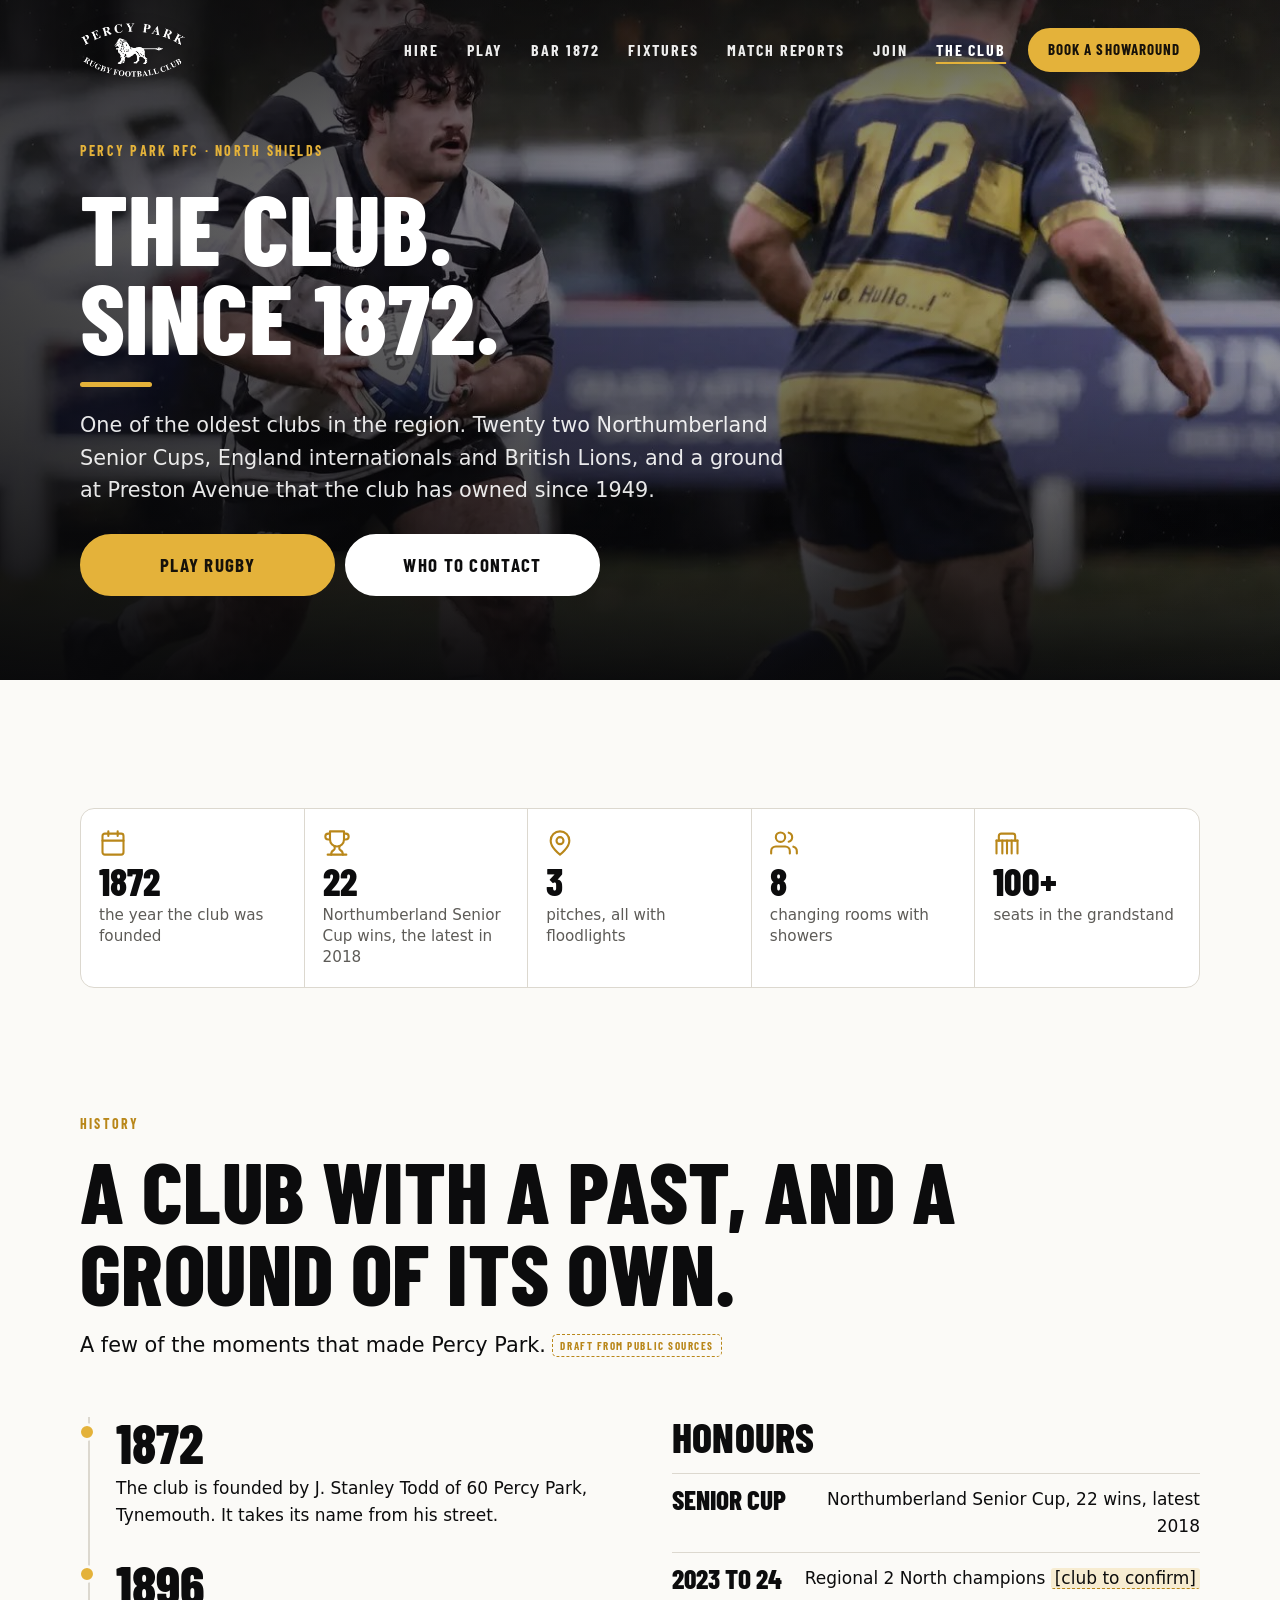
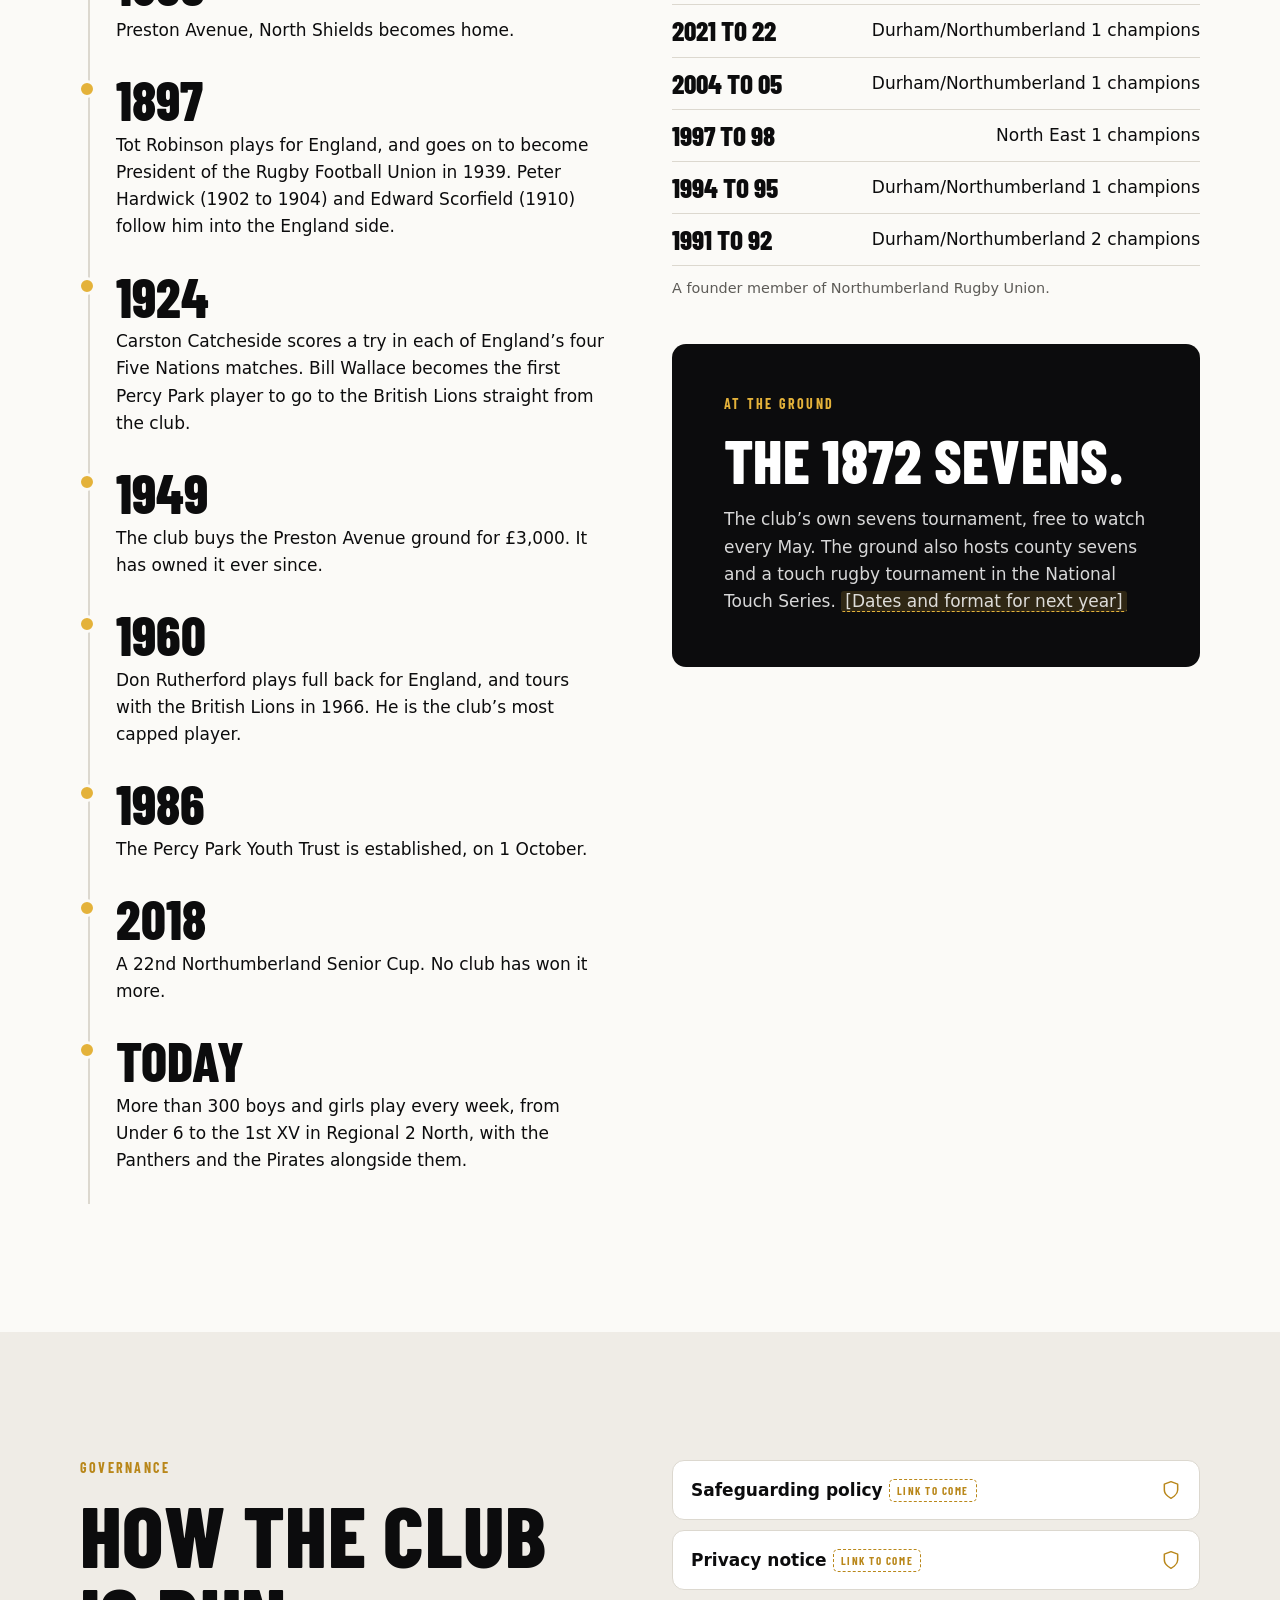
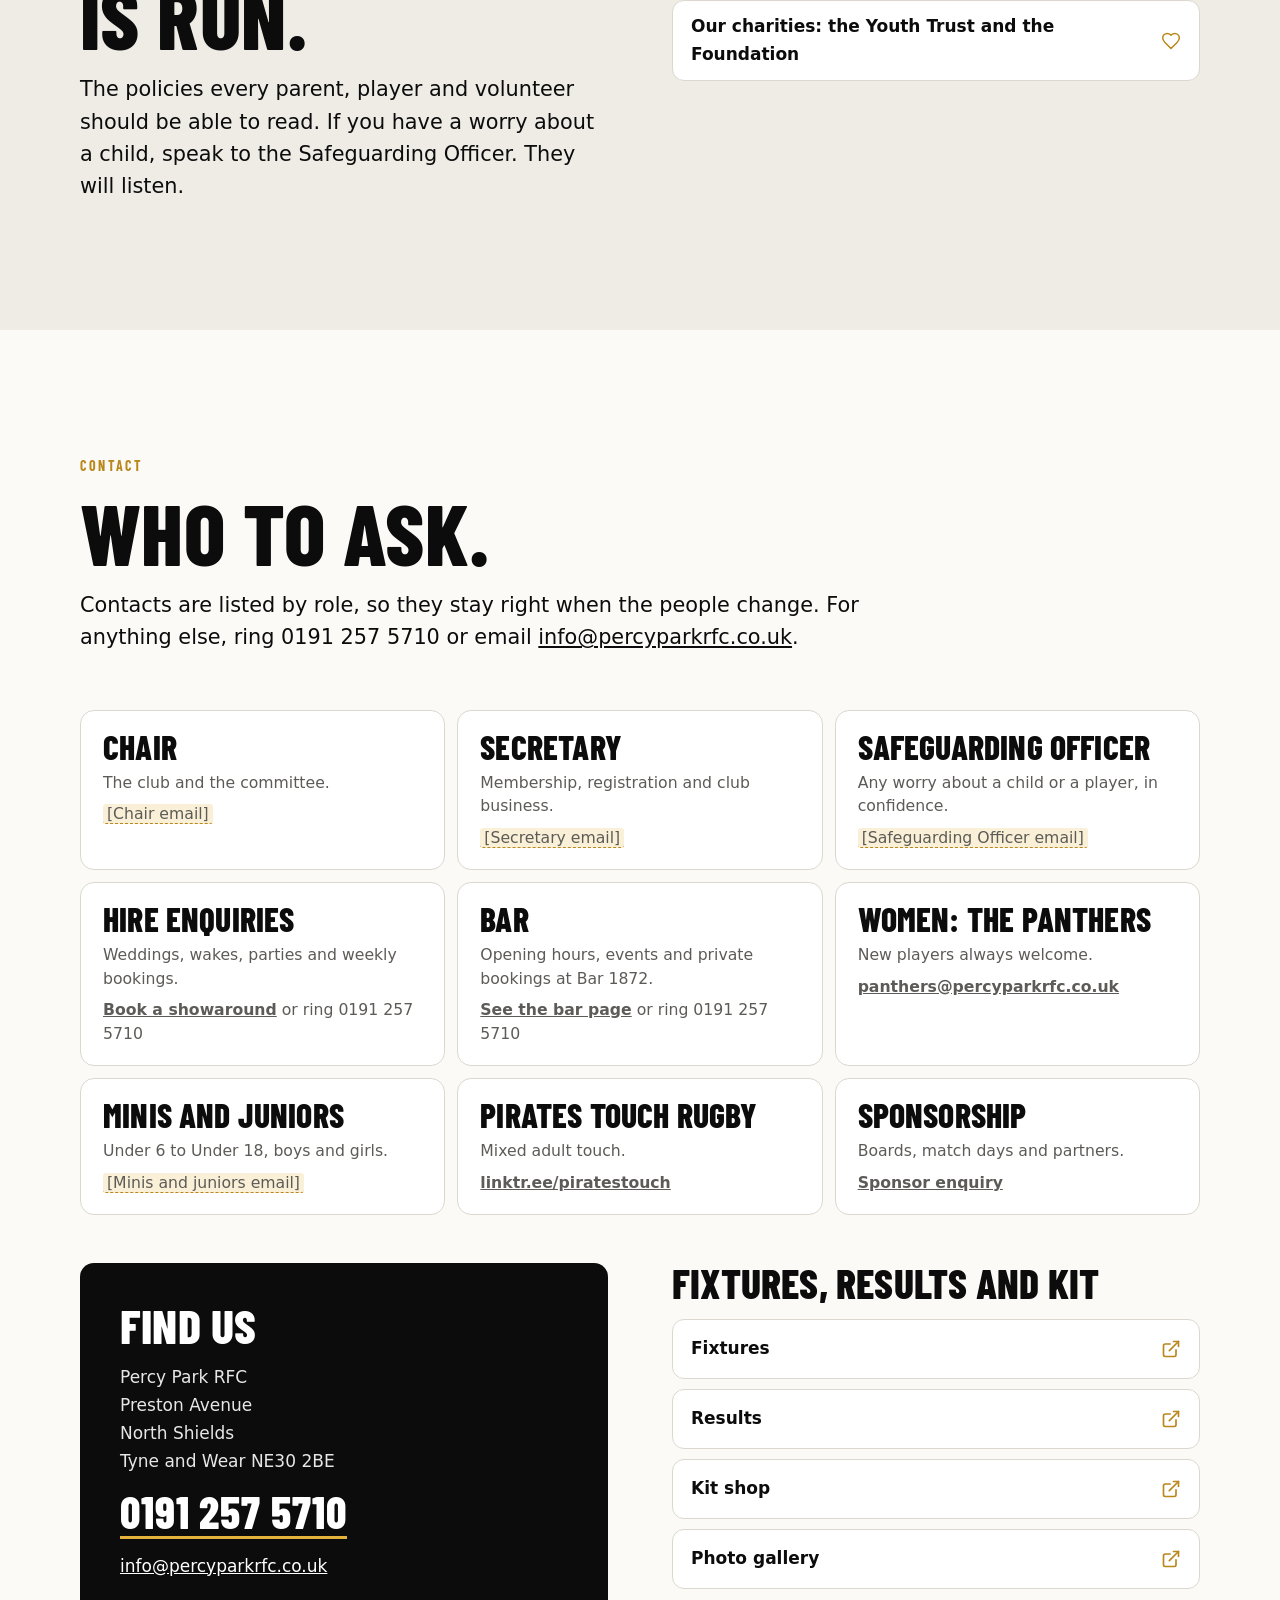
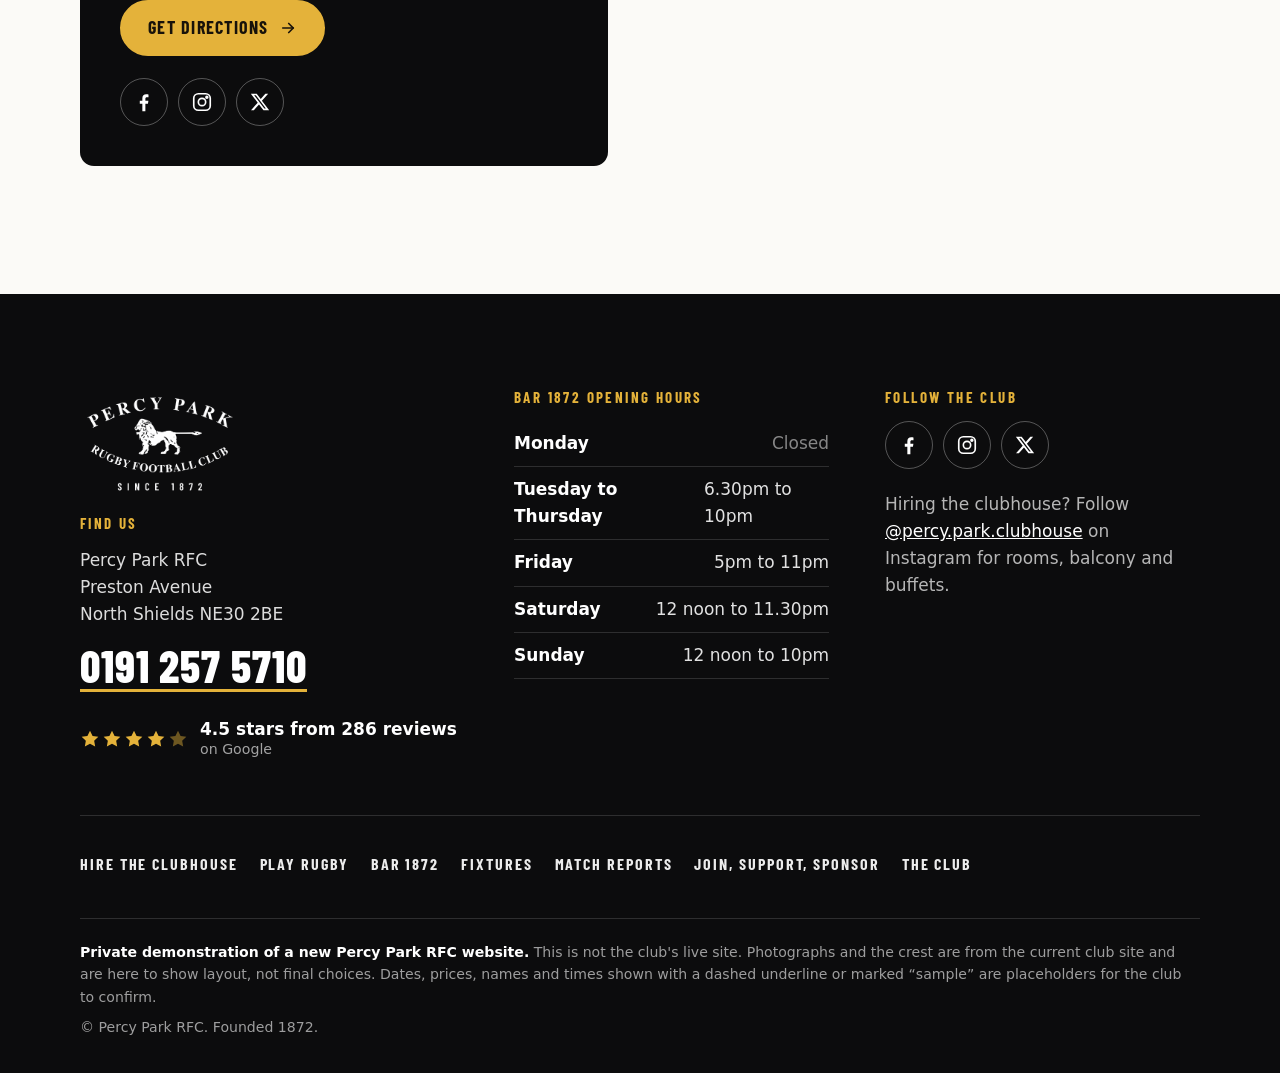
<file: club.html>
<!doctype html>
<html lang="en-GB">
<head>
<meta charset="utf-8">
<meta name="viewport" content="width=device-width, initial-scale=1">
<title>The club | Percy Park RFC, since 1872</title>
<meta name="description" content="Percy Park RFC, North Shields: founded 1872, 22 Northumberland Senior Cup wins, England internationals and British Lions. History, honours, governance and who to contact.">
<meta property="og:type" content="website">
<meta property="og:site_name" content="Percy Park RFC">
<meta property="og:title" content="The club | Percy Park RFC, since 1872">
<meta property="og:description" content="Percy Park RFC, North Shields: founded 1872, 22 Northumberland Senior Cup wins, England internationals and British Lions. History, honours, governance and who to contact.">
<meta property="og:image" content="https://percypark.paulmichaellove.com/img/og-image.jpg">
<meta property="og:image:width" content="1200">
<meta property="og:image:height" content="630">
<meta property="og:url" content="https://percypark.paulmichaellove.com/club.html">
<meta name="twitter:card" content="summary_large_image">
<meta name="twitter:title" content="The club | Percy Park RFC, since 1872">
<meta name="twitter:description" content="Percy Park RFC, North Shields: founded 1872, 22 Northumberland Senior Cup wins, England internationals and British Lions. History, honours, governance and who to contact.">
<meta name="twitter:image" content="https://percypark.paulmichaellove.com/img/og-image.jpg">
<!-- PRIVATE DEMO. REMOVE AT LAUNCH: this noindex tag on every page, and robots.txt (Disallow: /). -->
<meta name="robots" content="noindex, nofollow">
<meta name="theme-color" content="#0c0c0d">
<link rel="icon" type="image/png" sizes="64x64" href="img/favicon.png">
<link rel="apple-touch-icon" sizes="180x180" href="img/apple-touch-icon.png">
<link rel="preconnect" href="https://fonts.googleapis.com">
<link rel="preconnect" href="https://fonts.gstatic.com" crossorigin>
<link href="https://fonts.googleapis.com/css2?family=Barlow+Condensed:wght@600;700;800&display=swap" rel="stylesheet">
<link rel="stylesheet" href="site.css">
</head>
<body>
<!-- SVG icon sprite (Lucide style, 24x24 strokes). Inline, no library. -->
<svg width="0" height="0" style="position:absolute" aria-hidden="true" focusable="false">
  <defs>
    <symbol id="i-users" viewBox="0 0 24 24" fill="none" stroke="currentColor" stroke-width="1.8" stroke-linecap="round" stroke-linejoin="round"><path d="M17 21v-2a4 4 0 0 0-4-4H5a4 4 0 0 0-4 4v2"/><circle cx="9" cy="7" r="4"/><path d="M23 21v-2a4 4 0 0 0-3-3.87"/><path d="M16 3.13a4 4 0 0 1 0 7.75"/></symbol>
    <symbol id="i-glass" viewBox="0 0 24 24" fill="none" stroke="currentColor" stroke-width="1.8" stroke-linecap="round" stroke-linejoin="round"><path d="M8 22h8"/><path d="M12 11v11"/><path d="m19 3-7 8-7-8Z"/></symbol>
    <symbol id="i-car" viewBox="0 0 24 24" fill="none" stroke="currentColor" stroke-width="1.8" stroke-linecap="round" stroke-linejoin="round"><path d="M19 17h2c.6 0 1-.4 1-1v-3c0-.9-.7-1.7-1.5-1.9C18.7 10.6 16 10 16 10s-1.3-1.4-2.2-2.3c-.5-.4-1.1-.7-1.8-.7H5c-.6 0-1.1.4-1.4.9l-1.4 2.9A3.7 3.7 0 0 0 2 12v4c0 .6.4 1 1 1h2"/><circle cx="7" cy="17" r="2"/><path d="M9 17h6"/><circle cx="17" cy="17" r="2"/></symbol>
    <symbol id="i-lift" viewBox="0 0 24 24" fill="none" stroke="currentColor" stroke-width="1.8" stroke-linecap="round" stroke-linejoin="round"><rect x="4" y="3" width="16" height="18" rx="2"/><path d="m9 10 3-3 3 3"/><path d="m9 14 3 3 3-3"/></symbol>
    <symbol id="i-balcony" viewBox="0 0 24 24" fill="none" stroke="currentColor" stroke-width="1.8" stroke-linecap="round" stroke-linejoin="round"><path d="M3 10h18"/><path d="M3 21V10"/><path d="M21 21V10"/><path d="M8 10v11"/><path d="M12 10v11"/><path d="M16 10v11"/><path d="M5 10V6a2 2 0 0 1 2-2h10a2 2 0 0 1 2 2v4"/></symbol>
    <symbol id="i-star" viewBox="0 0 24 24" fill="currentColor"><path d="m12 2 3.1 6.3 6.9 1-5 4.9 1.2 6.9L12 17.8 5.8 21.1 7 14.2 2 9.3l6.9-1z"/></symbol>
    <symbol id="i-pin" viewBox="0 0 24 24" fill="none" stroke="currentColor" stroke-width="1.8" stroke-linecap="round" stroke-linejoin="round"><path d="M20 10c0 6-8 12-8 12S4 16 4 10a8 8 0 0 1 16 0Z"/><circle cx="12" cy="10" r="3"/></symbol>
    <symbol id="i-user" viewBox="0 0 24 24" fill="none" stroke="currentColor" stroke-width="1.8" stroke-linecap="round" stroke-linejoin="round"><circle cx="12" cy="8" r="4"/><path d="M4 21a8 8 0 0 1 16 0"/></symbol>
    <symbol id="i-arrow" viewBox="0 0 24 24" fill="none" stroke="currentColor" stroke-width="2.2" stroke-linecap="round" stroke-linejoin="round"><path d="M5 12h14"/><path d="m13 6 6 6-6 6"/></symbol>
    <symbol id="i-check" viewBox="0 0 24 24" fill="none" stroke="currentColor" stroke-width="2.2" stroke-linecap="round" stroke-linejoin="round"><circle cx="12" cy="12" r="10"/><path d="m8 12 3 3 5-6"/></symbol>
    <symbol id="i-phone" viewBox="0 0 24 24" fill="none" stroke="currentColor" stroke-width="1.8" stroke-linecap="round" stroke-linejoin="round"><path d="M22 16.9v3a2 2 0 0 1-2.2 2 19.8 19.8 0 0 1-8.6-3.1 19.5 19.5 0 0 1-6-6A19.8 19.8 0 0 1 2.1 4.2 2 2 0 0 1 4.1 2h3a2 2 0 0 1 2 1.7c.1 1 .4 1.9.7 2.8a2 2 0 0 1-.5 2.1L8.1 9.9a16 16 0 0 0 6 6l1.3-1.3a2 2 0 0 1 2.1-.4c.9.3 1.8.6 2.8.7a2 2 0 0 1 1.7 2Z"/></symbol>
    <symbol id="i-fb" viewBox="0 0 24 24" fill="currentColor"><path d="M13.5 22v-8.2h2.8l.5-3.3h-3.3V8.4c0-1 .4-1.7 1.8-1.7h1.6V3.8c-.3 0-1.3-.2-2.5-.2-2.5 0-4.2 1.5-4.2 4.3v2.6H7.4v3.3h2.8V22z"/></symbol>
    <symbol id="i-ig" viewBox="0 0 24 24" fill="none" stroke="currentColor" stroke-width="1.8" stroke-linecap="round" stroke-linejoin="round"><rect x="3" y="3" width="18" height="18" rx="5"/><circle cx="12" cy="12" r="4"/><circle cx="17.3" cy="6.7" r="1" fill="currentColor"/></symbol>
    <symbol id="i-x" viewBox="0 0 24 24" fill="currentColor"><path d="M17.8 3h3.1l-6.8 7.7L22 21h-6.2l-4.9-6.3L5.3 21H2.2l7.3-8.3L2 3h6.4l4.4 5.8zm-1.1 16.2h1.7L7.4 4.7H5.6z"/></symbol>
    <symbol id="i-trophy" viewBox="0 0 24 24" fill="none" stroke="currentColor" stroke-width="1.8" stroke-linecap="round" stroke-linejoin="round"><path d="M6 9H4.5a2.5 2.5 0 0 1 0-5H6"/><path d="M18 9h1.5a2.5 2.5 0 0 0 0-5H18"/><path d="M4 22h16"/><path d="M10 14.66V17c0 .55-.47.98-.97 1.21C7.85 18.75 7 20.24 7 22"/><path d="M14 14.66V17c0 .55.47.98.97 1.21C16.15 18.75 17 20.24 17 22"/><path d="M18 2H6v7a6 6 0 0 0 12 0V2Z"/></symbol>
    <symbol id="i-mail" viewBox="0 0 24 24" fill="none" stroke="currentColor" stroke-width="1.8" stroke-linecap="round" stroke-linejoin="round"><rect x="2" y="4" width="20" height="16" rx="2"/><path d="m22 7-10 6L2 7"/></symbol>
    <symbol id="i-cal" viewBox="0 0 24 24" fill="none" stroke="currentColor" stroke-width="1.8" stroke-linecap="round" stroke-linejoin="round"><rect x="3" y="4" width="18" height="18" rx="2"/><path d="M16 2v4M8 2v4M3 10h18"/></symbol>
    <symbol id="i-shield" viewBox="0 0 24 24" fill="none" stroke="currentColor" stroke-width="1.8" stroke-linecap="round" stroke-linejoin="round"><path d="M12 22s8-4 8-10V5l-8-3-8 3v7c0 6 8 10 8 10Z"/></symbol>
    <symbol id="i-heart" viewBox="0 0 24 24" fill="none" stroke="currentColor" stroke-width="1.8" stroke-linecap="round" stroke-linejoin="round"><path d="M19 14c1.5-1.5 3-3.2 3-5.5A5.5 5.5 0 0 0 16.5 3c-1.8 0-3 .5-4.5 2-1.5-1.5-2.7-2-4.5-2A5.5 5.5 0 0 0 2 8.5c0 2.3 1.5 4 3 5.5l7 7Z"/></symbol>
    <symbol id="i-tv" viewBox="0 0 24 24" fill="none" stroke="currentColor" stroke-width="1.8" stroke-linecap="round" stroke-linejoin="round"><rect x="2" y="7" width="20" height="15" rx="2"/><path d="m17 2-5 5-5-5"/></symbol>
    <symbol id="i-clock" viewBox="0 0 24 24" fill="none" stroke="currentColor" stroke-width="1.8" stroke-linecap="round" stroke-linejoin="round"><circle cx="12" cy="12" r="10"/><path d="M12 6v6l4 2"/></symbol>
    <symbol id="i-ext"viewBox="0 0 24 24" fill="none" stroke="currentColor" stroke-width="2" stroke-linecap="round" stroke-linejoin="round"><path d="M15 3h6v6"/><path d="M10 14 21 3"/><path d="M18 13v6a2 2 0 0 1-2 2H5a2 2 0 0 1-2-2V8a2 2 0 0 1 2-2h6"/></symbol>
  </defs>
</svg>
<a class="skip" href="#main">Skip to content</a>
<header class="nav">
  <div class="wrap">
    <a href="index.html" aria-label="Percy Park RFC, home"><img class="crest" src="img/crest-clean.png" alt="Percy Park RFC crest" width="1600" height="847"></a>
    <nav aria-label="Main">
      <ul>
        <li><a class="l" href="hire.html">Hire</a></li>
        <li><a class="l" href="play.html">Play</a></li>
        <li class="hide-s"><a class="l" href="bar.html">Bar 1872</a></li>
        <li class="hide-s"><a class="l" href="fixtures.html">Fixtures</a></li>
        <li class="hide-s"><a class="l" href="reports.html">Match reports</a></li>
        <li><a class="l" href="join.html">Join</a></li>
        <li class="hide-s"><a class="l" href="club.html" aria-current="page">The club</a></li>
        <li class="hide-s"><a class="btn btn-gold" href="hire.html#showaround">Book a showaround</a></li>
        <li class="more-li"><details class="more"><summary>More</summary><div class="panel"><a href="bar.html">Bar 1872</a><a href="fixtures.html">Fixtures</a><a href="reports.html">Match reports</a><a href="club.html">The club</a><a href="hire.html#showaround">Book a showaround</a></div></details></li>
      </ul>
    </nav>
  </div>
</header>

<main id="main">
<!--
  THE CLUB PAGE.
  REAL: founded 1872, 22 Northumberland Senior Cup wins (latest 2018), the honours, the England and Lions names, Preston Avenue since 1896 and the ground bought in 1949 for 3,000 pounds
  (all from Wikipedia's Percy Park RFC page via the research notes, cross-checked with the Northumberland RU page where it covers the same ground), three floodlit pitches, eight changing rooms and the 100 seat grandstand
  (the old Club Hire page), the Youth Trust (est. 1 October 1986, old Our Charities page), phone 0191 257 5710, info@ and panthers@ addresses, address, social links, the ClubZap links, the kit shop and Flickr gallery.
  NOT USED ON PURPOSE: Wikipedia's 1895 result against the Barbarians (the printed score contradicts itself), and Wikipedia's claim that the 1st XV is in Regional 1 North East (the club's own homepage says Regional 2 North).
  The club's own History page (an interactive timeline from 1872 with "Did You Know?" facts) was not readable in the notes: its wording should replace this timeline.
  PLACEHOLDER: every contact email except info@ and panthers@, the safeguarding and privacy document links, 1872 Sevens dates and format, the Sevens and county events line.
  NO personal mobile numbers anywhere, and contacts are by role, never by person: the old site lists two different Safeguarding Officers (policy against contacts page) and publishes officers' own mobiles.
-->

<section class="hero short" aria-labelledby="h1">
  <div class="bg"><img src="img/play-men.jpg" alt="A Percy Park forward carrying the ball in a match" width="1337" height="960" fetchpriority="high" style="--pos:50% 35%"></div>
  <div class="wrap">
    <p class="eyebrow">Percy Park RFC &middot; North Shields</p>
    <h1 id="h1"><span>The club.</span><span class="l2">Since 1872.</span></h1>
    <div class="rule" aria-hidden="true"></div>
    <p class="lede">One of the oldest clubs in the region. Twenty two Northumberland Senior Cups, England internationals and British Lions, and a ground at Preston Avenue that the club has owned since 1949.</p>
    <div class="ctas">
      <a class="btn btn-gold" href="play.html">Play rugby</a>
      <a class="btn btn-white" href="#contact">Who to contact</a>
    </div>
  </div>
</section>

<section class="section paper" style="padding-bottom:0" aria-label="The club in numbers">
  <div class="wrap">
    <ul class="facts" aria-label="The club at a glance" style="margin-top:0">
      <li><svg aria-hidden="true"><use href="#i-cal"/></svg><b>1872</b><span>the year the club was founded</span></li>
      <li><svg aria-hidden="true"><use href="#i-trophy"/></svg><b>22</b><span>Northumberland Senior Cup wins, the latest in 2018</span></li>
      <li><svg aria-hidden="true"><use href="#i-pin"/></svg><b>3</b><span>pitches, all with floodlights</span></li>
      <li><svg aria-hidden="true"><use href="#i-users"/></svg><b>8</b><span>changing rooms with showers</span></li>
      <li><svg aria-hidden="true"><use href="#i-balcony"/></svg><b>100+</b><span>seats in the grandstand</span></li>
    </ul>
  </div>
</section>

<!-- HISTORY -->
<section class="section paper" id="history" aria-labelledby="hist-h">
  <div class="wrap">
    <div class="section-head">
      <p class="eyebrow">History</p>
      <h2 id="hist-h">A club with a past, and a ground of its own.</h2>
      <p class="lede">A few of the moments that made Percy Park. <span class="chip">Draft from public sources</span></p>
    </div>
    <div class="split">
      <ol class="tl" aria-label="Percy Park timeline">
        <li><span class="yr">1872</span><p>The club is founded by J. Stanley Todd of 60 Percy Park, Tynemouth. It takes its name from his street.</p></li>
        <li><span class="yr">1896</span><p>Preston Avenue, North Shields becomes home.</p></li>
        <li><span class="yr">1897</span><p>Tot Robinson plays for England, and goes on to become President of the Rugby Football Union in 1939. Peter Hardwick (1902 to 1904) and Edward Scorfield (1910) follow him into the England side.</p></li>
        <li><span class="yr">1924</span><p>Carston Catcheside scores a try in each of England&rsquo;s four Five Nations matches. Bill Wallace becomes the first Percy Park player to go to the British Lions straight from the club.</p></li>
        <li><span class="yr">1949</span><p>The club buys the Preston Avenue ground for &pound;3,000. It has owned it ever since.</p></li>
        <li><span class="yr">1960</span><p>Don Rutherford plays full back for England, and tours with the British Lions in 1966. He is the club&rsquo;s most capped player.</p></li>
        <li><span class="yr">1986</span><p>The Percy Park Youth Trust is established, on 1 October.</p></li>
        <li><span class="yr">2018</span><p>A 22nd Northumberland Senior Cup. No club has won it more.</p></li>
        <li><span class="yr">Today</span><p>More than 300 boys and girls play every week, from Under 6 to the 1st XV in Regional 2 North, with the Panthers and the Pirates alongside them.</p></li>
      </ol>

      <div style="display:grid;gap:clamp(28px,4vw,44px)">
        <div>
          <h3 class="sub-h" style="margin-top:0">Honours</h3>
          <ul class="honours">
            <li><b>Senior Cup</b><span>Northumberland Senior Cup, 22 wins, latest 2018</span></li>
            <li><b>2023 to 24</b><span>Regional 2 North champions <span class="ph">[club to confirm]</span></span></li>
            <li><b>2021 to 22</b><span>Durham/Northumberland 1 champions</span></li>
            <li><b>2004 to 05</b><span>Durham/Northumberland 1 champions</span></li>
            <li><b>1997 to 98</b><span>North East 1 champions</span></li>
            <li><b>1994 to 95</b><span>Durham/Northumberland 1 champions</span></li>
            <li><b>1991 to 92</b><span>Durham/Northumberland 2 champions</span></li>
          </ul>
          <p class="fine" style="margin-top:12px">A founder member of Northumberland Rugby Union.</p>
        </div>

        <div class="callout" id="sevens">
          <p class="eyebrow">At the ground</p>
          <h2 style="font-size:clamp(2.4rem,7vw,3.8rem)">The 1872 Sevens.</h2>
          <!-- Source: an EventsList listing for 16 to 17 May 2026, free entry (details from the listing only), and an article on the old site dated 18 May 2023. The ground has also hosted county sevens (a Hexham school's report, March 2026) and a Touch Rugby tournament in the National Touch Series (old Club Hire page). Format, teams and dates for next year are placeholders. -->
          <p>The club&rsquo;s own sevens tournament, free to watch every May. The ground also hosts county sevens and a touch rugby tournament in the National Touch Series. <span class="ph">[Dates and format for next year]</span></p>
        </div>
      </div>
    </div>
  </div>
</section>

<!-- GOVERNANCE -->
<section class="section stone" id="governance" aria-labelledby="gov-h">
  <div class="wrap">
    <div class="split">
      <div class="section-head" style="margin-bottom:0">
        <p class="eyebrow">Governance</p>
        <h2 id="gov-h">How the club is run.</h2>
        <p class="lede">The policies every parent, player and volunteer should be able to read. If you have a worry about a child, speak to the Safeguarding Officer. They will listen.</p>
      </div>
      <!-- PLACEHOLDER LINKS: the Safeguarding Policy and the Privacy Notice live on the old Governance page today. Point these at the moved PDFs or pages at launch. -->
      <div class="doclist">
        <a href="#governance"><span>Safeguarding policy <span class="chip">Link to come</span></span><svg aria-hidden="true"><use href="#i-shield"/></svg></a>
        <a href="#governance"><span>Privacy notice <span class="chip">Link to come</span></span><svg aria-hidden="true"><use href="#i-shield"/></svg></a>
        <a href="join.html#donate"><span>Our charities: the Youth Trust and the Foundation</span><svg aria-hidden="true"><use href="#i-heart"/></svg></a>
      </div>
    </div>
  </div>
</section>

<!-- CONTACTS BY ROLE -->
<section class="section paper" id="contact" aria-labelledby="contact-h">
  <div class="wrap">
    <div class="section-head">
      <p class="eyebrow">Contact</p>
      <h2 id="contact-h">Who to ask.</h2>
      <p class="lede">Contacts are listed by role, so they stay right when the people change. For anything else, ring 0191 257 5710 or email <a href="mailto:info@percyparkrfc.co.uk">info@percyparkrfc.co.uk</a>.</p>
    </div>
    <div class="roles">
      <div class="role"><h3>Chair</h3><p>The club and the committee.</p><p><span class="ph">[Chair email]</span></p></div>
      <div class="role"><h3>Secretary</h3><p>Membership, registration and club business.</p><p><span class="ph">[Secretary email]</span></p></div>
      <div class="role"><h3>Safeguarding Officer</h3><p>Any worry about a child or a player, in confidence.</p><p><span class="ph">[Safeguarding Officer email]</span></p></div>
      <div class="role"><h3>Hire enquiries</h3><p>Weddings, wakes, parties and weekly bookings.</p><p><a href="hire.html#showaround">Book a showaround</a> or ring 0191 257 5710</p></div>
      <div class="role"><h3>Bar</h3><p>Opening hours, events and private bookings at Bar 1872.</p><p><a href="bar.html">See the bar page</a> or ring 0191 257 5710</p></div>
      <div class="role"><h3>Women: the Panthers</h3><p>New players always welcome.</p><p><a href="mailto:panthers@percyparkrfc.co.uk">panthers@percyparkrfc.co.uk</a></p></div>
      <div class="role"><h3>Minis and juniors</h3><p>Under 6 to Under 18, boys and girls.</p><p><span class="ph">[Minis and juniors email]</span></p></div>
      <div class="role"><h3>Pirates touch rugby</h3><p>Mixed adult touch.</p><p><a href="https://linktr.ee/piratestouch">linktr.ee/piratestouch</a></p></div>
      <div class="role"><h3>Sponsorship</h3><p>Boards, match days and partners.</p><p><a href="join.html#sponsor">Sponsor enquiry</a></p></div>
    </div>

    <div class="mt split">
      <div class="addr">
        <h3>Find us</h3>
        <address>Percy Park RFC<br>Preston Avenue<br>North Shields<br>Tyne and Wear NE30 2BE</address>
        <a class="tel" href="tel:01912575710">0191 257 5710</a>
        <p><a href="mailto:info@percyparkrfc.co.uk" style="color:#fff">info@percyparkrfc.co.uk</a></p>
        <div class="acts-row">
          <a class="btn btn-gold" href="https://www.google.com/maps/search/?api=1&amp;query=Percy+Park+RFC+Preston+Avenue+North+Shields+NE30+2BE">Get directions <svg aria-hidden="true"><use href="#i-arrow"/></svg></a>
        </div>
        <div class="social" style="margin-top:8px">
          <a href="https://www.facebook.com/percyparkrfc/" aria-label="Percy Park RFC on Facebook"><svg><use href="#i-fb"/></svg></a>
          <a href="https://www.instagram.com/percyparkrfc/" aria-label="Percy Park RFC on Instagram"><svg><use href="#i-ig"/></svg></a>
          <a href="https://twitter.com/PercyParkRFC" aria-label="Percy Park RFC on X"><svg><use href="#i-x"/></svg></a>
        </div>
      </div>
      <div>
        <h3 class="sub-h" style="margin-top:0">Fixtures, results and kit</h3>
        <div class="doclist">
          <a href="https://percyparkrfc.clubzap.com/fixtures"><span>Fixtures</span><svg aria-hidden="true"><use href="#i-ext"/></svg></a>
          <a href="https://percyparkrfc.clubzap.com/results"><span>Results</span><svg aria-hidden="true"><use href="#i-ext"/></svg></a>
          <a href="https://www.border-embroideries.co.uk/collections/percy-park-rfc"><span>Kit shop</span><svg aria-hidden="true"><use href="#i-ext"/></svg></a>
          <a href="https://www.flickr.com/photos/100454913@N05/"><span>Photo gallery</span><svg aria-hidden="true"><use href="#i-ext"/></svg></a>
        </div>
      </div>
    </div>
  </div>
</section>

</main>

<!-- FOOTER -->
<footer class="footer">
  <div class="wrap">
    <div class="fgrid">
      <div>
        <img class="crest" src="img/crest-since-1872-white.png" alt="Percy Park RFC crest, since 1872" width="1720" height="1141" loading="lazy">
        <h4>Find us</h4>
        <address>Percy Park RFC<br>Preston Avenue<br>North Shields NE30 2BE</address>
        <a class="tel" href="tel:01912575710">0191 257 5710</a>
        <div class="reviews">
          <div class="stars" role="img" aria-label="4.5 out of 5 stars"><svg><use href="#i-star"/></svg><svg><use href="#i-star"/></svg><svg><use href="#i-star"/></svg><svg><use href="#i-star"/></svg><svg style="opacity:.45"><use href="#i-star"/></svg></div>
          <div>4.5 stars from 286 reviews<small>on Google</small></div>
        </div>
      </div>
      <div>
        <h4>Bar 1872 opening hours</h4>
        <!-- source: Google Business Profile 2 Nov 2026; the old site's homepage shows different hours (Mon 18.30 to 23.00, Tue to Thu 18.30 to 23.00, Fri 17.00 to midnight, Sat 13.00 to midnight, Sun 14.00 to 23.00); Paul says Google is right, club to confirm -->
        <ul class="hours">
          <li class="closed"><b>Monday</b><span>Closed</span></li>
          <li><b>Tuesday to Thursday</b><span>6.30pm to 10pm</span></li>
          <li><b>Friday</b><span>5pm to 11pm</span></li>
          <li><b>Saturday</b><span>12 noon to 11.30pm</span></li>
          <li><b>Sunday</b><span>12 noon to 10pm</span></li>
        </ul>
      </div>
      <div>
        <h4>Follow the club</h4>
        <div class="social">
          <a href="https://www.facebook.com/percyparkrfc/" aria-label="Percy Park RFC on Facebook"><svg><use href="#i-fb"/></svg></a>
          <a href="https://www.instagram.com/percyparkrfc/" aria-label="Percy Park RFC on Instagram"><svg><use href="#i-ig"/></svg></a>
          <a href="https://twitter.com/PercyParkRFC" aria-label="Percy Park RFC on X"><svg><use href="#i-x"/></svg></a>
        </div>
        <p style="margin-top:22px;color:rgba(255,255,255,.7);max-width:24em">Hiring the clubhouse? Follow <a href="https://www.instagram.com/percy.park.clubhouse/" style="color:#fff">@percy.park.clubhouse</a> on Instagram for rooms, balcony and buffets.</p>
      </div>
    </div>
    <nav class="fnav" aria-label="Footer">
      <a href="hire.html">Hire the clubhouse</a>
      <a href="play.html">Play rugby</a>
      <a href="bar.html">Bar 1872</a>
      <a href="fixtures.html">Fixtures</a>
      <a href="reports.html">Match reports</a>
      <a href="join.html">Join, support, sponsor</a>
      <a href="club.html">The club</a>
    </nav>
    <div class="mocknote">
      <p><b>Private demonstration of a new Percy Park RFC website.</b> This is not the club's live site. Photographs and the crest are from the current club site and are here to show layout, not final choices. Dates, prices, names and times shown with a dashed underline or marked &ldquo;sample&rdquo; are placeholders for the club to confirm.</p>
      <p>&copy; Percy Park RFC. Founded 1872.</p>
    </div>
  </div>
</footer>

</body>
</html>
</file>
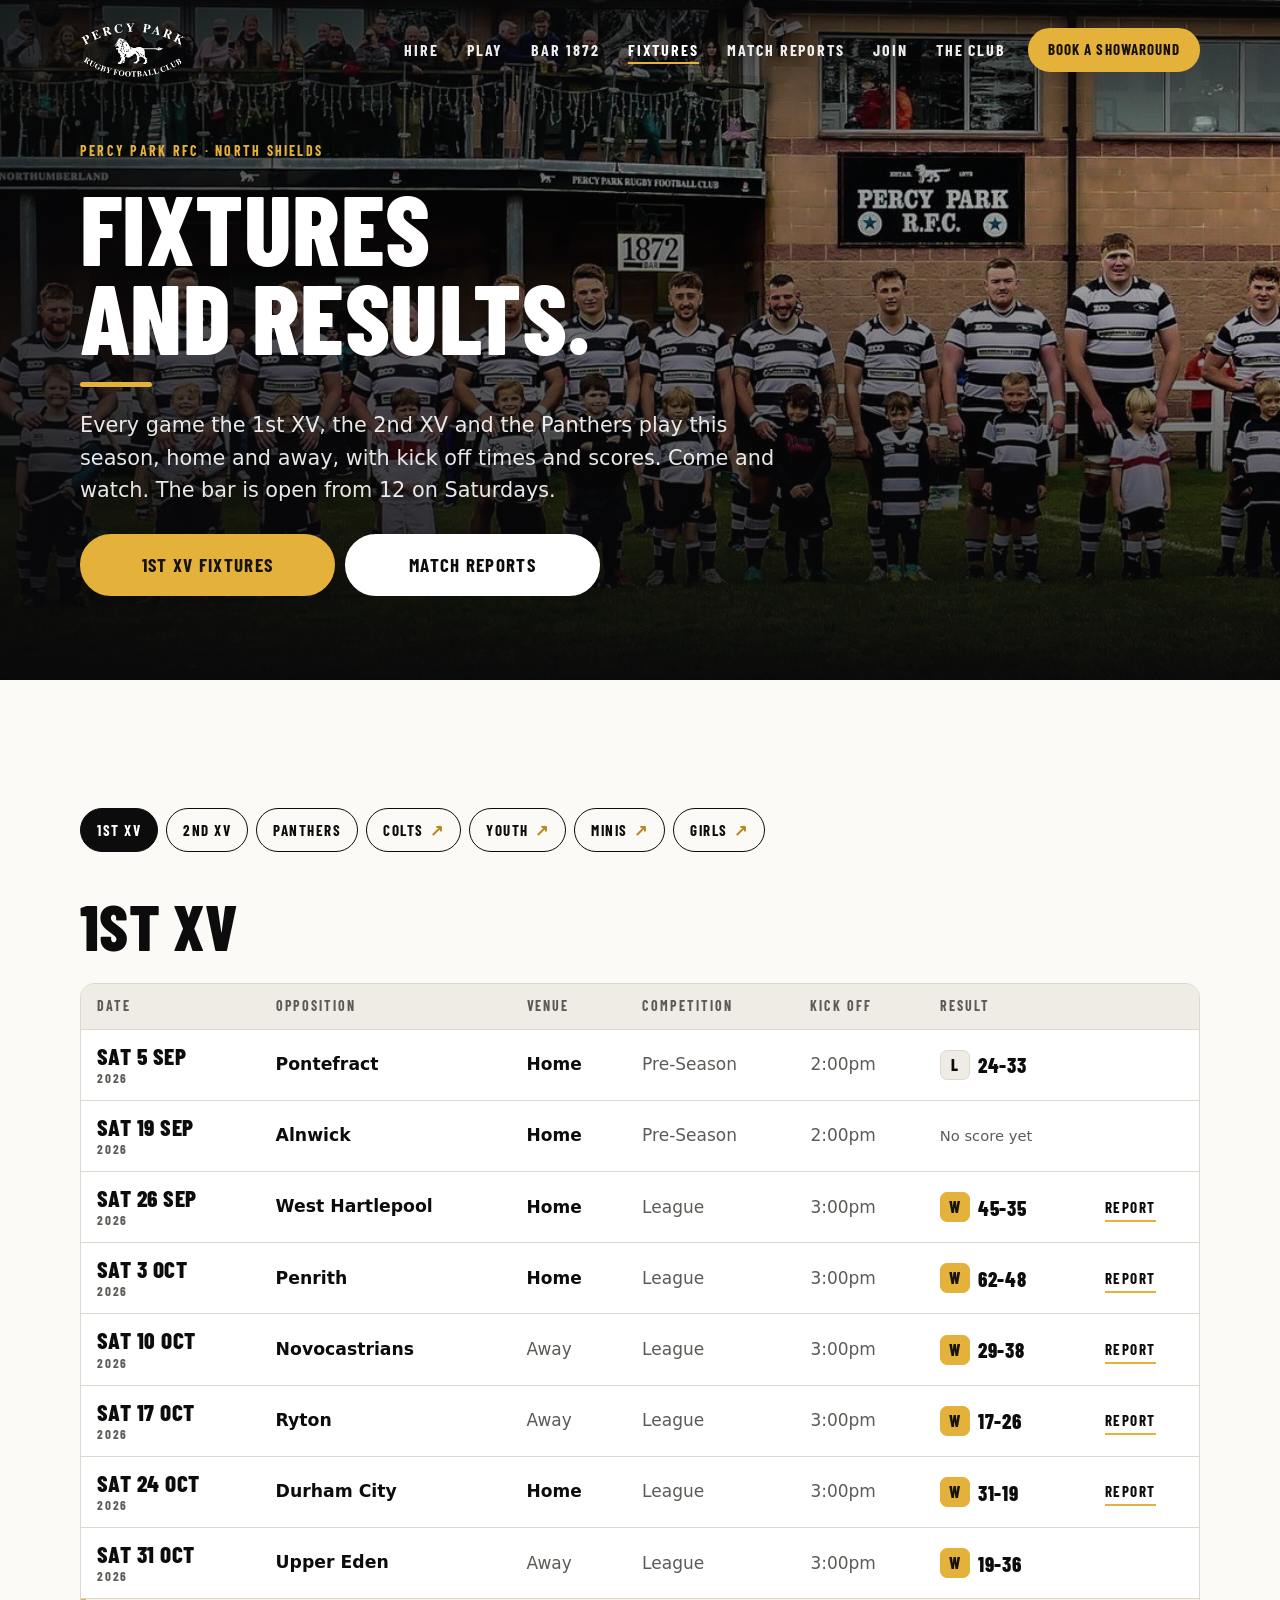
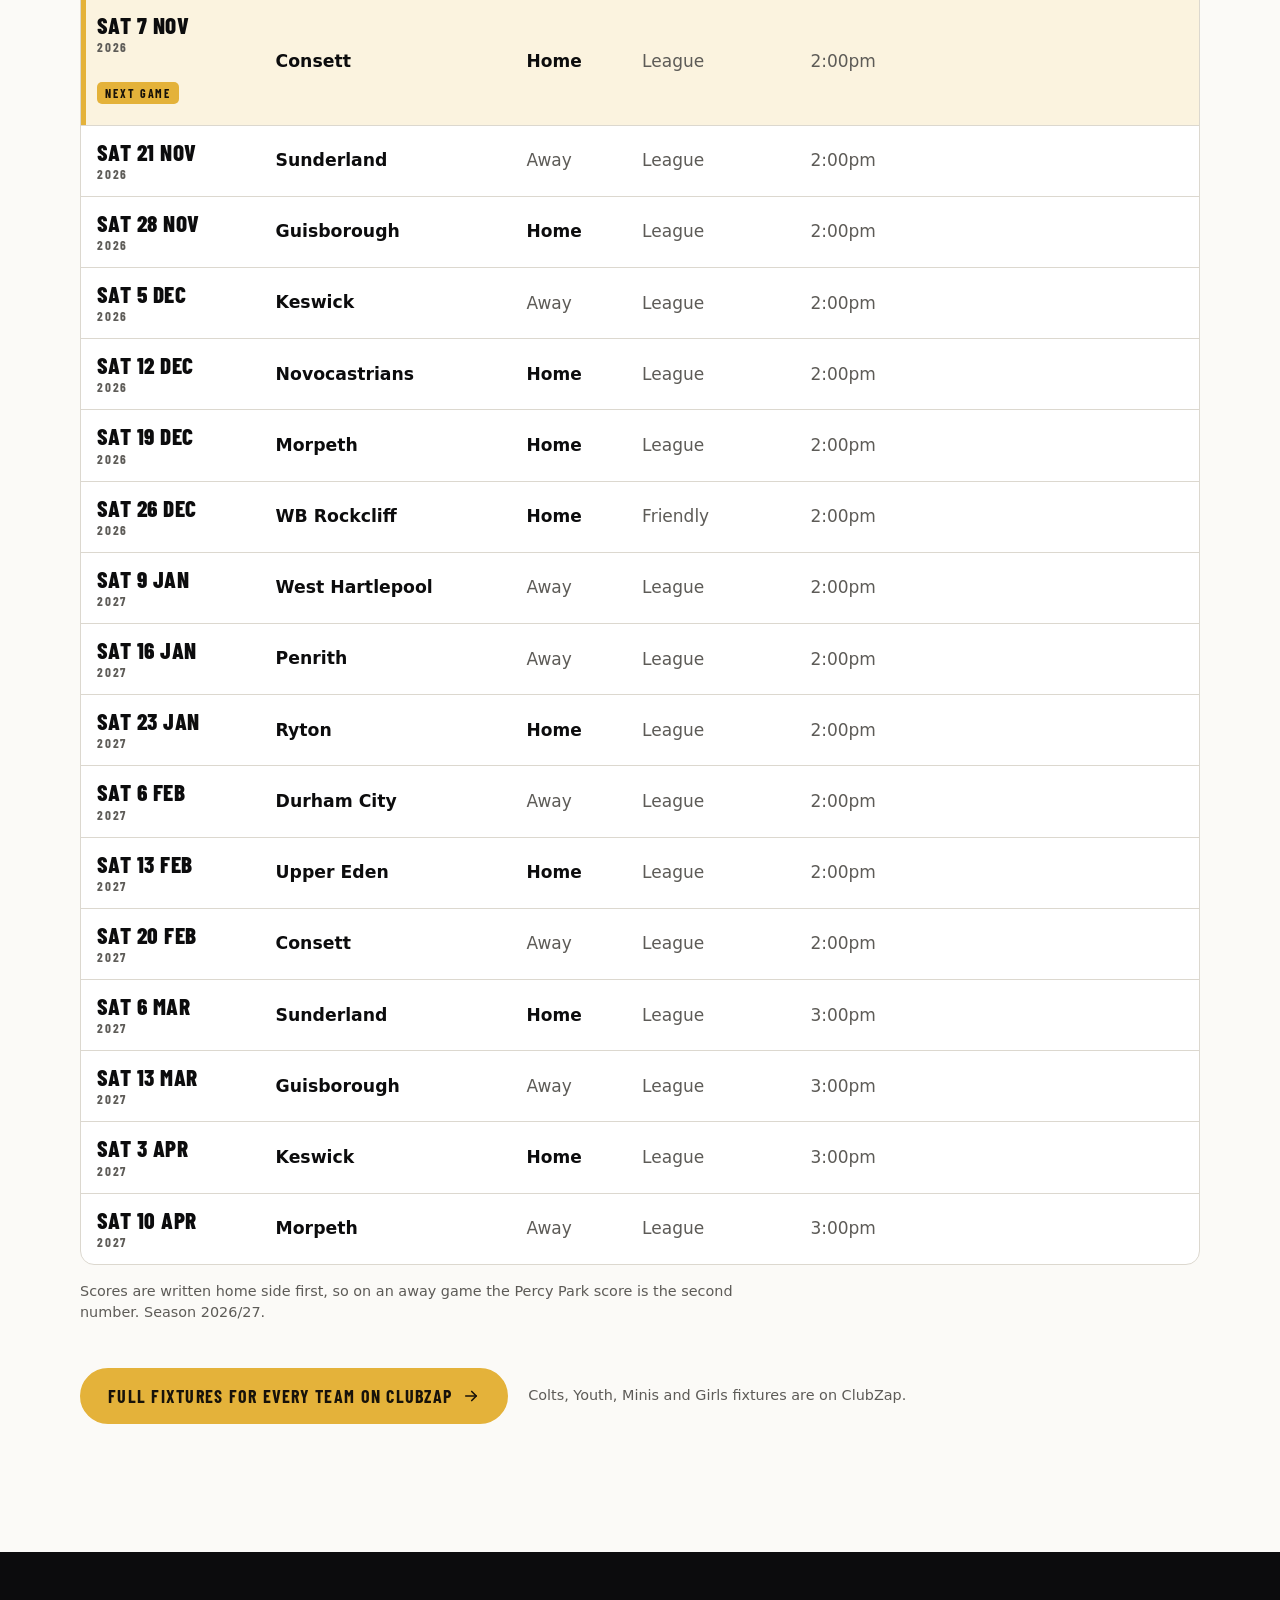
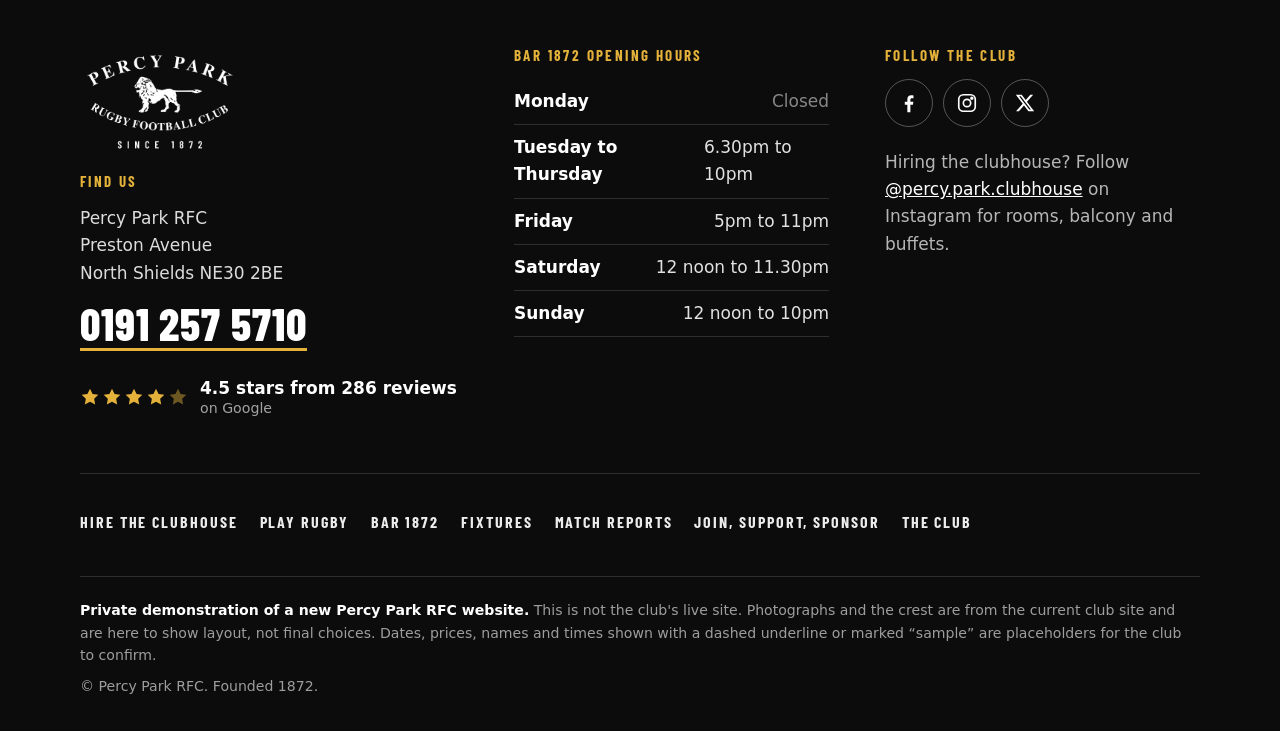
<file: fixtures.html>
<!doctype html>
<!--
  FIXTURES AND RESULTS. REAL DATA from the club's own current site, fetched 2 Nov 2026. Sources (hand typed tables inside Joomla articles, one per team):
    1st XV    https://percyparkrfc.co.uk/index.php/teams/1st-xv/1st-xv-fixtures        (Regional 2 North, 2026/27)
    2nd XV    https://percyparkrfc.co.uk/index.php/teams/lions/lions-fixtures           (the club calls this side the Lions; Counties 3 North East)
    Panthers  https://percyparkrfc.co.uk/index.php/panthers-womens/panthers-fixtures    (Women's NC 3 North (North))
  NOT CARRIED: Colts (the old site's Colts table, /teams/colts/colts-fixtures-25-26, is still last season's), Newcastle Ravens, and Youth, Minis and Girls (the old site has no table for them). These link to ClubZap instead.
  How it was carried: dates, opponents, venue, competition, kick off, W/L and score exactly as typed in the club's tables. Dates are shown as weekday, day and month (the table has dd/mm/yyyy). Rows with a date and nothing else (no game that week) are left out.
  Scores are written home side first on the club's table: the For and Against columns confirm it (away wins show the larger number second). "HWO" is shown as typed; the club has not explained it on the table.
  ONE GAP FILLED: the 1st XV table had no score for Durham City, Sat 24 Oct. The score, 31-19 to Percy Park, is from the club's own report of that game (published 28 Oct 2026), the same report that is linked on the Match reports page.
  Updated result: a local report published 1 Nov records Upper Eden 19-36 Percy Park on Sat 31 Oct. No Percy Park club match report has been published for that game. Still blank on the club's tables on 2 Nov: 2nd XV Consett (home, Sat 31 Oct) and Ryton (away, Sat 24 Oct); Panthers Gateshead Women (home, Sun 1 Nov). Shown as "No score yet".
  "Next game" is marked by hand against 2 Nov 2026: the first listed game from that date with a named opponent.
  ON LAUNCH this is not hand typed tables. The live site pulls fixtures and results from one place (the club's fixtures feed, ClubZap or the league data), so the next game, the results and the match report links update by themselves.
-->
<html lang="en-GB">
<head>
<meta charset="utf-8">
<meta name="viewport" content="width=device-width, initial-scale=1">
<title>Fixtures and results | Percy Park RFC</title>
<meta name="description" content="Percy Park RFC fixtures and results: the 1st XV, 2nd XV and Panthers this season, home and away, kick off times and scores. Full fixtures for every team on ClubZap.">
<meta property="og:type" content="website">
<meta property="og:site_name" content="Percy Park RFC">
<meta property="og:title" content="Fixtures and results | Percy Park RFC">
<meta property="og:description" content="Percy Park RFC fixtures and results: the 1st XV, 2nd XV and Panthers this season, home and away, kick off times and scores. Full fixtures for every team on ClubZap.">
<meta property="og:image" content="https://percypark.paulmichaellove.com/img/og-image.jpg">
<meta property="og:image:width" content="1200">
<meta property="og:image:height" content="630">
<meta property="og:url" content="https://percypark.paulmichaellove.com/fixtures.html">
<meta name="twitter:card" content="summary_large_image">
<meta name="twitter:title" content="Fixtures and results | Percy Park RFC">
<meta name="twitter:description" content="Percy Park RFC fixtures and results: the 1st XV, 2nd XV and Panthers this season, home and away, kick off times and scores. Full fixtures for every team on ClubZap.">
<meta name="twitter:image" content="https://percypark.paulmichaellove.com/img/og-image.jpg">
<!-- PRIVATE DEMO. REMOVE AT LAUNCH: this noindex tag on every page, and robots.txt (Disallow: /). -->
<meta name="robots" content="noindex, nofollow">
<meta name="theme-color" content="#0c0c0d">
<link rel="icon" type="image/png" sizes="64x64" href="img/favicon.png">
<link rel="apple-touch-icon" sizes="180x180" href="img/apple-touch-icon.png">
<link rel="preconnect" href="https://fonts.googleapis.com">
<link rel="preconnect" href="https://fonts.gstatic.com" crossorigin>
<link href="https://fonts.googleapis.com/css2?family=Barlow+Condensed:wght@600;700;800&display=swap" rel="stylesheet">
<link rel="stylesheet" href="site.css">
</head>
<body>
<!-- SVG icon sprite (Lucide style, 24x24 strokes). Inline, no library. -->
<svg width="0" height="0" style="position:absolute" aria-hidden="true" focusable="false">
  <defs>
    <symbol id="i-users" viewBox="0 0 24 24" fill="none" stroke="currentColor" stroke-width="1.8" stroke-linecap="round" stroke-linejoin="round"><path d="M17 21v-2a4 4 0 0 0-4-4H5a4 4 0 0 0-4 4v2"/><circle cx="9" cy="7" r="4"/><path d="M23 21v-2a4 4 0 0 0-3-3.87"/><path d="M16 3.13a4 4 0 0 1 0 7.75"/></symbol>
    <symbol id="i-glass" viewBox="0 0 24 24" fill="none" stroke="currentColor" stroke-width="1.8" stroke-linecap="round" stroke-linejoin="round"><path d="M8 22h8"/><path d="M12 11v11"/><path d="m19 3-7 8-7-8Z"/></symbol>
    <symbol id="i-car" viewBox="0 0 24 24" fill="none" stroke="currentColor" stroke-width="1.8" stroke-linecap="round" stroke-linejoin="round"><path d="M19 17h2c.6 0 1-.4 1-1v-3c0-.9-.7-1.7-1.5-1.9C18.7 10.6 16 10 16 10s-1.3-1.4-2.2-2.3c-.5-.4-1.1-.7-1.8-.7H5c-.6 0-1.1.4-1.4.9l-1.4 2.9A3.7 3.7 0 0 0 2 12v4c0 .6.4 1 1 1h2"/><circle cx="7" cy="17" r="2"/><path d="M9 17h6"/><circle cx="17" cy="17" r="2"/></symbol>
    <symbol id="i-lift" viewBox="0 0 24 24" fill="none" stroke="currentColor" stroke-width="1.8" stroke-linecap="round" stroke-linejoin="round"><rect x="4" y="3" width="16" height="18" rx="2"/><path d="m9 10 3-3 3 3"/><path d="m9 14 3 3 3-3"/></symbol>
    <symbol id="i-balcony" viewBox="0 0 24 24" fill="none" stroke="currentColor" stroke-width="1.8" stroke-linecap="round" stroke-linejoin="round"><path d="M3 10h18"/><path d="M3 21V10"/><path d="M21 21V10"/><path d="M8 10v11"/><path d="M12 10v11"/><path d="M16 10v11"/><path d="M5 10V6a2 2 0 0 1 2-2h10a2 2 0 0 1 2 2v4"/></symbol>
    <symbol id="i-star" viewBox="0 0 24 24" fill="currentColor"><path d="m12 2 3.1 6.3 6.9 1-5 4.9 1.2 6.9L12 17.8 5.8 21.1 7 14.2 2 9.3l6.9-1z"/></symbol>
    <symbol id="i-pin" viewBox="0 0 24 24" fill="none" stroke="currentColor" stroke-width="1.8" stroke-linecap="round" stroke-linejoin="round"><path d="M20 10c0 6-8 12-8 12S4 16 4 10a8 8 0 0 1 16 0Z"/><circle cx="12" cy="10" r="3"/></symbol>
    <symbol id="i-user" viewBox="0 0 24 24" fill="none" stroke="currentColor" stroke-width="1.8" stroke-linecap="round" stroke-linejoin="round"><circle cx="12" cy="8" r="4"/><path d="M4 21a8 8 0 0 1 16 0"/></symbol>
    <symbol id="i-arrow" viewBox="0 0 24 24" fill="none" stroke="currentColor" stroke-width="2.2" stroke-linecap="round" stroke-linejoin="round"><path d="M5 12h14"/><path d="m13 6 6 6-6 6"/></symbol>
    <symbol id="i-check" viewBox="0 0 24 24" fill="none" stroke="currentColor" stroke-width="2.2" stroke-linecap="round" stroke-linejoin="round"><circle cx="12" cy="12" r="10"/><path d="m8 12 3 3 5-6"/></symbol>
    <symbol id="i-phone" viewBox="0 0 24 24" fill="none" stroke="currentColor" stroke-width="1.8" stroke-linecap="round" stroke-linejoin="round"><path d="M22 16.9v3a2 2 0 0 1-2.2 2 19.8 19.8 0 0 1-8.6-3.1 19.5 19.5 0 0 1-6-6A19.8 19.8 0 0 1 2.1 4.2 2 2 0 0 1 4.1 2h3a2 2 0 0 1 2 1.7c.1 1 .4 1.9.7 2.8a2 2 0 0 1-.5 2.1L8.1 9.9a16 16 0 0 0 6 6l1.3-1.3a2 2 0 0 1 2.1-.4c.9.3 1.8.6 2.8.7a2 2 0 0 1 1.7 2Z"/></symbol>
    <symbol id="i-fb" viewBox="0 0 24 24" fill="currentColor"><path d="M13.5 22v-8.2h2.8l.5-3.3h-3.3V8.4c0-1 .4-1.7 1.8-1.7h1.6V3.8c-.3 0-1.3-.2-2.5-.2-2.5 0-4.2 1.5-4.2 4.3v2.6H7.4v3.3h2.8V22z"/></symbol>
    <symbol id="i-ig" viewBox="0 0 24 24" fill="none" stroke="currentColor" stroke-width="1.8" stroke-linecap="round" stroke-linejoin="round"><rect x="3" y="3" width="18" height="18" rx="5"/><circle cx="12" cy="12" r="4"/><circle cx="17.3" cy="6.7" r="1" fill="currentColor"/></symbol>
    <symbol id="i-x" viewBox="0 0 24 24" fill="currentColor"><path d="M17.8 3h3.1l-6.8 7.7L22 21h-6.2l-4.9-6.3L5.3 21H2.2l7.3-8.3L2 3h6.4l4.4 5.8zm-1.1 16.2h1.7L7.4 4.7H5.6z"/></symbol>
    <symbol id="i-trophy" viewBox="0 0 24 24" fill="none" stroke="currentColor" stroke-width="1.8" stroke-linecap="round" stroke-linejoin="round"><path d="M6 9H4.5a2.5 2.5 0 0 1 0-5H6"/><path d="M18 9h1.5a2.5 2.5 0 0 0 0-5H18"/><path d="M4 22h16"/><path d="M10 14.66V17c0 .55-.47.98-.97 1.21C7.85 18.75 7 20.24 7 22"/><path d="M14 14.66V17c0 .55.47.98.97 1.21C16.15 18.75 17 20.24 17 22"/><path d="M18 2H6v7a6 6 0 0 0 12 0V2Z"/></symbol>
    <symbol id="i-mail" viewBox="0 0 24 24" fill="none" stroke="currentColor" stroke-width="1.8" stroke-linecap="round" stroke-linejoin="round"><rect x="2" y="4" width="20" height="16" rx="2"/><path d="m22 7-10 6L2 7"/></symbol>
    <symbol id="i-cal" viewBox="0 0 24 24" fill="none" stroke="currentColor" stroke-width="1.8" stroke-linecap="round" stroke-linejoin="round"><rect x="3" y="4" width="18" height="18" rx="2"/><path d="M16 2v4M8 2v4M3 10h18"/></symbol>
    <symbol id="i-shield" viewBox="0 0 24 24" fill="none" stroke="currentColor" stroke-width="1.8" stroke-linecap="round" stroke-linejoin="round"><path d="M12 22s8-4 8-10V5l-8-3-8 3v7c0 6 8 10 8 10Z"/></symbol>
    <symbol id="i-heart" viewBox="0 0 24 24" fill="none" stroke="currentColor" stroke-width="1.8" stroke-linecap="round" stroke-linejoin="round"><path d="M19 14c1.5-1.5 3-3.2 3-5.5A5.5 5.5 0 0 0 16.5 3c-1.8 0-3 .5-4.5 2-1.5-1.5-2.7-2-4.5-2A5.5 5.5 0 0 0 2 8.5c0 2.3 1.5 4 3 5.5l7 7Z"/></symbol>
    <symbol id="i-tv" viewBox="0 0 24 24" fill="none" stroke="currentColor" stroke-width="1.8" stroke-linecap="round" stroke-linejoin="round"><rect x="2" y="7" width="20" height="15" rx="2"/><path d="m17 2-5 5-5-5"/></symbol>
    <symbol id="i-clock" viewBox="0 0 24 24" fill="none" stroke="currentColor" stroke-width="1.8" stroke-linecap="round" stroke-linejoin="round"><circle cx="12" cy="12" r="10"/><path d="M12 6v6l4 2"/></symbol>
    <symbol id="i-ext"viewBox="0 0 24 24" fill="none" stroke="currentColor" stroke-width="2" stroke-linecap="round" stroke-linejoin="round"><path d="M15 3h6v6"/><path d="M10 14 21 3"/><path d="M18 13v6a2 2 0 0 1-2 2H5a2 2 0 0 1-2-2V8a2 2 0 0 1 2-2h6"/></symbol>
  </defs>
</svg>
<a class="skip" href="#main">Skip to content</a>
<header class="nav">
  <div class="wrap">
    <a href="index.html" aria-label="Percy Park RFC, home"><img class="crest" src="img/crest-clean.png" alt="Percy Park RFC crest" width="1600" height="847"></a>
    <nav aria-label="Main">
      <ul>
        <li><a class="l" href="hire.html">Hire</a></li>
        <li><a class="l" href="play.html">Play</a></li>
        <li class="hide-s"><a class="l" href="bar.html">Bar 1872</a></li>
        <li class="hide-s"><a class="l" href="fixtures.html" aria-current="page">Fixtures</a></li>
        <li class="hide-s"><a class="l" href="reports.html">Match reports</a></li>
        <li><a class="l" href="join.html">Join</a></li>
        <li class="hide-s"><a class="l" href="club.html">The club</a></li>
        <li class="hide-s"><a class="btn btn-gold" href="hire.html#showaround">Book a showaround</a></li>
        <li class="more-li"><details class="more"><summary>More</summary><div class="panel"><a href="bar.html">Bar 1872</a><a href="fixtures.html">Fixtures</a><a href="reports.html">Match reports</a><a href="club.html">The club</a><a href="hire.html#showaround">Book a showaround</a></div></details></li>
      </ul>
    </nav>
  </div>
</header>

<main id="main">

<section class="hero short" aria-labelledby="h1">
  <div class="bg"><img src="img/matchday-wide.jpg" alt="The Percy Park first team lined up in black and white hoops with young mascots, the balcony full of supporters behind" width="1600" height="581" fetchpriority="high" style="--pos:50% 40%"></div>
  <div class="wrap">
    <p class="eyebrow">Percy Park RFC &middot; North Shields</p>
    <h1 id="h1"><span>Fixtures</span><span class="l2">and results.</span></h1>
    <div class="rule" aria-hidden="true"></div>
    <p class="lede">Every game the 1st XV, the 2nd XV and the Panthers play this season, home and away, with kick off times and scores. Come and watch. The bar is open from 12 on Saturdays.</p>
    <div class="ctas">
      <a class="btn btn-gold" href="#first-xv">1st XV fixtures</a>
      <a class="btn btn-white" href="reports.html">Match reports</a>
    </div>
  </div>
</section>

<section class="section paper" aria-label="Fixtures and results by team">
  <div class="wrap">

    <nav class="jump switch" aria-label="Choose a team">
      <a href="#first-xv">1st XV</a>
      <a href="#second-xv">2nd XV</a>
      <a href="#panthers">Panthers</a>
      <a class="ext" href="https://percyparkrfc.clubzap.com/fixtures" target="_blank" rel="noopener">Colts</a>
      <a class="ext" href="https://percyparkrfc.clubzap.com/fixtures" target="_blank" rel="noopener">Youth</a>
      <a class="ext" href="https://percyparkrfc.clubzap.com/fixtures" target="_blank" rel="noopener">Minis</a>
      <a class="ext" href="https://percyparkrfc.clubzap.com/fixtures" target="_blank" rel="noopener">Girls</a>
    </nav>

    <div class="fpanels">

      <section class="fpanel" id="first-xv" aria-labelledby="first-h">
        <div class="fhead">
          <p class="eyebrow"></p>
          <h2 id="first-h">1st XV</h2>
        </div>
<table class="ftable">
<thead><tr><th scope="col">Date</th><th scope="col">Opposition</th><th scope="col">Venue</th><th scope="col">Competition</th><th scope="col">Kick off</th><th scope="col">Result</th><th scope="col"><span class="sr">Match report</span></th></tr></thead>
<tbody>
<tr>
<td class="fdate"><time datetime="2026-09-05">Sat 5 Sep</time><small>2026</small></td>
<td class="opp">Pontefract</td>
<td class="ha">Home</td>
<td class="comp">Pre-Season</td>
<td class="ko">2:00pm</td>
<td class="rsl"><span class="res " aria-label="Lost">L</span><span class="score">24-33</span></td>
<td class="rep"></td>
</tr>
<tr>
<td class="fdate"><time datetime="2026-09-19">Sat 19 Sep</time><small>2026</small></td>
<td class="opp">Alnwick</td>
<td class="ha">Home</td>
<td class="comp">Pre-Season</td>
<td class="ko">2:00pm</td>
<td class="rsl"><span class="none">No score yet</span></td>
<td class="rep"></td>
</tr>
<tr>
<td class="fdate"><time datetime="2026-09-26">Sat 26 Sep</time><small>2026</small></td>
<td class="opp">West Hartlepool</td>
<td class="ha">Home</td>
<td class="comp">League</td>
<td class="ko">3:00pm</td>
<td class="rsl"><span class="res w" aria-label="Won">W</span><span class="score">45-35</span></td>
<td class="rep"><a href="reports.html#west-hartlepool-2026-09-26">Report</a></td>
</tr>
<tr>
<td class="fdate"><time datetime="2026-10-03">Sat 3 Oct</time><small>2026</small></td>
<td class="opp">Penrith</td>
<td class="ha">Home</td>
<td class="comp">League</td>
<td class="ko">3:00pm</td>
<td class="rsl"><span class="res w" aria-label="Won">W</span><span class="score">62-48</span></td>
<td class="rep"><a href="reports.html#penrith-2026-10-03">Report</a></td>
</tr>
<tr>
<td class="fdate"><time datetime="2026-10-10">Sat 10 Oct</time><small>2026</small></td>
<td class="opp">Novocastrians</td>
<td class="ha away">Away</td>
<td class="comp">League</td>
<td class="ko">3:00pm</td>
<td class="rsl"><span class="res w" aria-label="Won">W</span><span class="score">29-38</span></td>
<td class="rep"><a href="reports.html#novocastrians-2026-10-10">Report</a></td>
</tr>
<tr>
<td class="fdate"><time datetime="2026-10-17">Sat 17 Oct</time><small>2026</small></td>
<td class="opp">Ryton</td>
<td class="ha away">Away</td>
<td class="comp">League</td>
<td class="ko">3:00pm</td>
<td class="rsl"><span class="res w" aria-label="Won">W</span><span class="score">17-26</span></td>
<td class="rep"><a href="reports.html#ryton-2026-10-17">Report</a></td>
</tr>
<tr>
<td class="fdate"><time datetime="2026-10-24">Sat 24 Oct</time><small>2026</small></td>
<td class="opp">Durham City</td>
<td class="ha">Home</td>
<td class="comp">League</td>
<td class="ko">3:00pm</td>
<td class="rsl"><span class="res w" aria-label="Won">W</span><span class="score">31-19</span></td>
<td class="rep"><a href="reports.html#durham-city-2026-10-24">Report</a></td>
</tr>
<tr>
<td class="fdate"><time datetime="2026-10-31">Sat 31 Oct</time><small>2026</small></td>
<td class="opp">Upper Eden</td>
<td class="ha away">Away</td>
<td class="comp">League</td>
<td class="ko">3:00pm</td>
<td class="rsl"><span class="res w" aria-label="Won">W</span><span class="score">19-36</span></td>
<td class="rep"></td>
</tr>
<tr class="next">
<td class="fdate"><time datetime="2026-11-07">Sat 7 Nov</time><small>2026</small><br><span class="nextbadge">Next game</span></td>
<td class="opp">Consett</td>
<td class="ha">Home</td>
<td class="comp">League</td>
<td class="ko">2:00pm</td>
<td class="rsl"></td>
<td class="rep"></td>
</tr>
<tr>
<td class="fdate"><time datetime="2026-11-21">Sat 21 Nov</time><small>2026</small></td>
<td class="opp">Sunderland</td>
<td class="ha away">Away</td>
<td class="comp">League</td>
<td class="ko">2:00pm</td>
<td class="rsl"></td>
<td class="rep"></td>
</tr>
<tr>
<td class="fdate"><time datetime="2026-11-28">Sat 28 Nov</time><small>2026</small></td>
<td class="opp">Guisborough</td>
<td class="ha">Home</td>
<td class="comp">League</td>
<td class="ko">2:00pm</td>
<td class="rsl"></td>
<td class="rep"></td>
</tr>
<tr>
<td class="fdate"><time datetime="2026-12-05">Sat 5 Dec</time><small>2026</small></td>
<td class="opp">Keswick</td>
<td class="ha away">Away</td>
<td class="comp">League</td>
<td class="ko">2:00pm</td>
<td class="rsl"></td>
<td class="rep"></td>
</tr>
<tr>
<td class="fdate"><time datetime="2026-12-12">Sat 12 Dec</time><small>2026</small></td>
<td class="opp">Novocastrians</td>
<td class="ha">Home</td>
<td class="comp">League</td>
<td class="ko">2:00pm</td>
<td class="rsl"></td>
<td class="rep"></td>
</tr>
<tr>
<td class="fdate"><time datetime="2026-12-19">Sat 19 Dec</time><small>2026</small></td>
<td class="opp">Morpeth</td>
<td class="ha">Home</td>
<td class="comp">League</td>
<td class="ko">2:00pm</td>
<td class="rsl"></td>
<td class="rep"></td>
</tr>
<tr>
<td class="fdate"><time datetime="2026-12-26">Sat 26 Dec</time><small>2026</small></td>
<td class="opp">WB Rockcliff</td>
<td class="ha">Home</td>
<td class="comp">Friendly</td>
<td class="ko">2:00pm</td>
<td class="rsl"></td>
<td class="rep"></td>
</tr>
<tr>
<td class="fdate"><time datetime="2027-01-09">Sat 9 Jan</time><small>2027</small></td>
<td class="opp">West Hartlepool</td>
<td class="ha away">Away</td>
<td class="comp">League</td>
<td class="ko">2:00pm</td>
<td class="rsl"></td>
<td class="rep"></td>
</tr>
<tr>
<td class="fdate"><time datetime="2027-01-16">Sat 16 Jan</time><small>2027</small></td>
<td class="opp">Penrith</td>
<td class="ha away">Away</td>
<td class="comp">League</td>
<td class="ko">2:00pm</td>
<td class="rsl"></td>
<td class="rep"></td>
</tr>
<tr>
<td class="fdate"><time datetime="2027-01-23">Sat 23 Jan</time><small>2027</small></td>
<td class="opp">Ryton</td>
<td class="ha">Home</td>
<td class="comp">League</td>
<td class="ko">2:00pm</td>
<td class="rsl"></td>
<td class="rep"></td>
</tr>
<tr>
<td class="fdate"><time datetime="2027-02-06">Sat 6 Feb</time><small>2027</small></td>
<td class="opp">Durham City</td>
<td class="ha away">Away</td>
<td class="comp">League</td>
<td class="ko">2:00pm</td>
<td class="rsl"></td>
<td class="rep"></td>
</tr>
<tr>
<td class="fdate"><time datetime="2027-02-13">Sat 13 Feb</time><small>2027</small></td>
<td class="opp">Upper Eden</td>
<td class="ha">Home</td>
<td class="comp">League</td>
<td class="ko">2:00pm</td>
<td class="rsl"></td>
<td class="rep"></td>
</tr>
<tr>
<td class="fdate"><time datetime="2027-02-20">Sat 20 Feb</time><small>2027</small></td>
<td class="opp">Consett</td>
<td class="ha away">Away</td>
<td class="comp">League</td>
<td class="ko">2:00pm</td>
<td class="rsl"></td>
<td class="rep"></td>
</tr>
<tr>
<td class="fdate"><time datetime="2027-03-06">Sat 6 Mar</time><small>2027</small></td>
<td class="opp">Sunderland</td>
<td class="ha">Home</td>
<td class="comp">League</td>
<td class="ko">3:00pm</td>
<td class="rsl"></td>
<td class="rep"></td>
</tr>
<tr>
<td class="fdate"><time datetime="2027-03-13">Sat 13 Mar</time><small>2027</small></td>
<td class="opp">Guisborough</td>
<td class="ha away">Away</td>
<td class="comp">League</td>
<td class="ko">3:00pm</td>
<td class="rsl"></td>
<td class="rep"></td>
</tr>
<tr>
<td class="fdate"><time datetime="2027-04-03">Sat 3 Apr</time><small>2027</small></td>
<td class="opp">Keswick</td>
<td class="ha">Home</td>
<td class="comp">League</td>
<td class="ko">3:00pm</td>
<td class="rsl"></td>
<td class="rep"></td>
</tr>
<tr>
<td class="fdate"><time datetime="2027-04-10">Sat 10 Apr</time><small>2027</small></td>
<td class="opp">Morpeth</td>
<td class="ha away">Away</td>
<td class="comp">League</td>
<td class="ko">3:00pm</td>
<td class="rsl"></td>
<td class="rep"></td>
</tr>
</tbody>
</table>
        <p class="fine fnote">Scores are written home side first, so on an away game the Percy Park score is the second number. Season 2026/27.</p>
      </section>

      <section class="fpanel" id="second-xv" aria-labelledby="second-h">
        <div class="fhead">
          <p class="eyebrow">Counties 3 North East</p>
          <h2 id="second-h">2nd XV</h2>
        </div>
<table class="ftable">
<thead><tr><th scope="col">Date</th><th scope="col">Opposition</th><th scope="col">Venue</th><th scope="col">Competition</th><th scope="col">Kick off</th><th scope="col">Result</th><th scope="col"><span class="sr">Match report</span></th></tr></thead>
<tbody>
<tr>
<td class="fdate"><time datetime="2026-09-26">Sat 26 Sep</time><small>2026</small></td>
<td class="opp">DMP</td>
<td class="ha away">Away</td>
<td class="comp">League</td>
<td class="ko">3:00pm</td>
<td class="rsl"><span class="res " aria-label="Lost">L</span><span class="score">HWO</span></td>
<td class="rep"></td>
</tr>
<tr>
<td class="fdate"><time datetime="2026-10-03">Sat 3 Oct</time><small>2026</small></td>
<td class="opp">Houghton</td>
<td class="ha">Home</td>
<td class="comp">League</td>
<td class="ko">3:00pm</td>
<td class="rsl"><span class="res w" aria-label="Won">W</span><span class="score">52-21</span></td>
<td class="rep"></td>
</tr>
<tr>
<td class="fdate"><time datetime="2026-10-10">Sat 10 Oct</time><small>2026</small></td>
<td class="opp">Blyth</td>
<td class="ha">Home</td>
<td class="comp">League</td>
<td class="ko">3:00pm</td>
<td class="rsl"><span class="res " aria-label="Lost">L</span><span class="score">22-54</span></td>
<td class="rep"></td>
</tr>
<tr>
<td class="fdate"><time datetime="2026-10-17">Sat 17 Oct</time><small>2026</small></td>
<td class="opp">Gateshead</td>
<td class="ha away">Away</td>
<td class="comp">League</td>
<td class="ko">3:00pm</td>
<td class="rsl"><span class="res " aria-label="Lost">L</span><span class="score">38-19</span></td>
<td class="rep"></td>
</tr>
<tr>
<td class="fdate"><time datetime="2026-10-24">Sat 24 Oct</time><small>2026</small></td>
<td class="opp">Ryton</td>
<td class="ha away">Away</td>
<td class="comp">League</td>
<td class="ko">3:00pm</td>
<td class="rsl"><span class="none">No score yet</span></td>
<td class="rep"></td>
</tr>
<tr>
<td class="fdate"><time datetime="2026-10-31">Sat 31 Oct</time><small>2026</small></td>
<td class="opp">Consett</td>
<td class="ha">Home</td>
<td class="comp">League</td>
<td class="ko">3:00pm</td>
<td class="rsl"><span class="none">No score yet</span></td>
<td class="rep"></td>
</tr>
<tr class="next">
<td class="fdate"><time datetime="2026-11-07">Sat 7 Nov</time><small>2026</small><br><span class="nextbadge">Next game</span></td>
<td class="opp">Durham City</td>
<td class="ha away">Away</td>
<td class="comp">League</td>
<td class="ko">2:00pm</td>
<td class="rsl"></td>
<td class="rep"></td>
</tr>
<tr>
<td class="fdate"><time datetime="2026-11-14">Sat 14 Nov</time><small>2026</small></td>
<td class="opp"><span class="none">Opponent not listed yet</span></td>
<td class="ha"></td>
<td class="comp">League</td>
<td class="ko">2:00pm</td>
<td class="rsl"></td>
<td class="rep"></td>
</tr>
<tr>
<td class="fdate"><time datetime="2026-11-21">Sat 21 Nov</time><small>2026</small></td>
<td class="opp">Seaham</td>
<td class="ha">Home</td>
<td class="comp">League</td>
<td class="ko">2:00pm</td>
<td class="rsl"></td>
<td class="rep"></td>
</tr>
<tr>
<td class="fdate"><time datetime="2026-12-05">Sat 5 Dec</time><small>2026</small></td>
<td class="opp">Blyth</td>
<td class="ha away">Away</td>
<td class="comp">League</td>
<td class="ko">2:00pm</td>
<td class="rsl"></td>
<td class="rep"></td>
</tr>
<tr>
<td class="fdate"><time datetime="2026-12-12">Sat 12 Dec</time><small>2026</small></td>
<td class="opp">DMP</td>
<td class="ha">Home</td>
<td class="comp">League</td>
<td class="ko">2:00pm</td>
<td class="rsl"></td>
<td class="rep"></td>
</tr>
<tr>
<td class="fdate"><time datetime="2026-12-19">Sat 19 Dec</time><small>2026</small></td>
<td class="opp">Washington</td>
<td class="ha away">Away</td>
<td class="comp">League</td>
<td class="ko">2:00pm</td>
<td class="rsl"></td>
<td class="rep"></td>
</tr>
<tr>
<td class="fdate"><time datetime="2027-01-16">Sat 16 Jan</time><small>2027</small></td>
<td class="opp">Houghton</td>
<td class="ha away">Away</td>
<td class="comp">League</td>
<td class="ko">2:00pm</td>
<td class="rsl"></td>
<td class="rep"></td>
</tr>
<tr>
<td class="fdate"><time datetime="2027-01-23">Sat 23 Jan</time><small>2027</small></td>
<td class="opp">Gateshead</td>
<td class="ha">Home</td>
<td class="comp">League</td>
<td class="ko">2:00pm</td>
<td class="rsl"></td>
<td class="rep"></td>
</tr>
<tr>
<td class="fdate"><time datetime="2027-02-06">Sat 6 Feb</time><small>2027</small></td>
<td class="opp">Ryton</td>
<td class="ha">Home</td>
<td class="comp">League</td>
<td class="ko">2:00pm</td>
<td class="rsl"></td>
<td class="rep"></td>
</tr>
<tr>
<td class="fdate"><time datetime="2027-02-13">Sat 13 Feb</time><small>2027</small></td>
<td class="opp">Consett</td>
<td class="ha away">Away</td>
<td class="comp">League</td>
<td class="ko">2:00pm</td>
<td class="rsl"></td>
<td class="rep"></td>
</tr>
<tr>
<td class="fdate"><time datetime="2027-02-20">Sat 20 Feb</time><small>2027</small></td>
<td class="opp">Durham City</td>
<td class="ha">Home</td>
<td class="comp">League</td>
<td class="ko">2:00pm</td>
<td class="rsl"></td>
<td class="rep"></td>
</tr>
<tr>
<td class="fdate"><time datetime="2027-03-06">Sat 6 Mar</time><small>2027</small></td>
<td class="opp">Seaham</td>
<td class="ha away">Away</td>
<td class="comp">League</td>
<td class="ko">3:00pm</td>
<td class="rsl"></td>
<td class="rep"></td>
</tr>
<tr>
<td class="fdate"><time datetime="2027-03-13">Sat 13 Mar</time><small>2027</small></td>
<td class="opp">Washington</td>
<td class="ha">Home</td>
<td class="comp">League</td>
<td class="ko">3:00pm</td>
<td class="rsl"></td>
<td class="rep"></td>
</tr>
</tbody>
</table>
        <p class="fine fnote">The 2nd XV are known at the club as the Lions. Scores are written home side first, so on an away game the Percy Park score is the second number.</p>
      </section>

      <section class="fpanel" id="panthers" aria-labelledby="pan-h">
        <div class="fhead">
          <p class="eyebrow">Women's NC 3 North (North)</p>
          <h2 id="pan-h">Panthers</h2>
        </div>
<table class="ftable">
<thead><tr><th scope="col">Date</th><th scope="col">Opposition</th><th scope="col">Venue</th><th scope="col">Competition</th><th scope="col">Kick off</th><th scope="col">Result</th><th scope="col"><span class="sr">Match report</span></th></tr></thead>
<tbody>
<tr>
<td class="fdate"><time datetime="2026-09-12">Sat 12 Sep</time><small>2026</small></td>
<td class="opp">Rockcliff Roses</td>
<td class="ha">Home</td>
<td class="comp">Pre season</td>
<td class="ko">2:00pm</td>
<td class="rsl"><span class="res " aria-label="Lost">L</span><span class="score">24-41</span></td>
<td class="rep"></td>
</tr>
<tr>
<td class="fdate"><time datetime="2026-09-27">Sun 27 Sep</time><small>2026</small></td>
<td class="opp">Blaydon Red Kites 2XV</td>
<td class="ha">Home</td>
<td class="comp">League</td>
<td class="ko"></td>
<td class="rsl"><span class="res w" aria-label="Won">W</span><span class="score">HWO</span></td>
<td class="rep"></td>
</tr>
<tr>
<td class="fdate"><time datetime="2026-10-04">Sun 4 Oct</time><small>2026</small></td>
<td class="opp">Houghton Ladies</td>
<td class="ha">Home</td>
<td class="comp">League</td>
<td class="ko"></td>
<td class="rsl"><span class="res " aria-label="Lost">L</span><span class="score">0-31</span></td>
<td class="rep"></td>
</tr>
<tr>
<td class="fdate"><time datetime="2026-10-11">Sun 11 Oct</time><small>2026</small></td>
<td class="opp">Consett &amp; District Women</td>
<td class="ha away">Away</td>
<td class="comp">League</td>
<td class="ko"></td>
<td class="rsl"><span class="res w" aria-label="Won">W</span><span class="score">20-25</span></td>
<td class="rep"></td>
</tr>
<tr>
<td class="fdate"><time datetime="2026-11-01">Sun 1 Nov</time><small>2026</small></td>
<td class="opp">Gateshead Women</td>
<td class="ha">Home</td>
<td class="comp"></td>
<td class="ko">2:00pm</td>
<td class="rsl"><span class="none">No score yet</span></td>
<td class="rep"></td>
</tr>
<tr>
<td class="fdate"><time datetime="2026-11-08">Sun 8 Nov</time><small>2026</small></td>
<td class="opp">TBA</td>
<td class="ha"></td>
<td class="comp"></td>
<td class="ko"></td>
<td class="rsl"></td>
<td class="rep"></td>
</tr>
<tr class="next">
<td class="fdate"><time datetime="2026-11-15">Sun 15 Nov</time><small>2026</small><br><span class="nextbadge">Next game</span></td>
<td class="opp">Berwick Upon Tweed Ladies</td>
<td class="ha away">Away</td>
<td class="comp">League</td>
<td class="ko">2:00pm</td>
<td class="rsl"></td>
<td class="rep"></td>
</tr>
<tr>
<td class="fdate"><time datetime="2026-11-22">Sun 22 Nov</time><small>2026</small></td>
<td class="opp">Alnwick Women</td>
<td class="ha away">Away</td>
<td class="comp"></td>
<td class="ko"></td>
<td class="rsl"></td>
<td class="rep"></td>
</tr>
<tr>
<td class="fdate"><time datetime="2026-11-29">Sun 29 Nov</time><small>2026</small></td>
<td class="opp">Jarrovians Women</td>
<td class="ha">Home</td>
<td class="comp"></td>
<td class="ko"></td>
<td class="rsl"></td>
<td class="rep"></td>
</tr>
<tr>
<td class="fdate"><time datetime="2026-12-13">Sun 13 Dec</time><small>2026</small></td>
<td class="opp">Blaydon Red Kites 2XV</td>
<td class="ha away">Away</td>
<td class="comp"></td>
<td class="ko"></td>
<td class="rsl"></td>
<td class="rep"></td>
</tr>
<tr>
<td class="fdate"><time datetime="2027-01-17">Sun 17 Jan</time><small>2027</small></td>
<td class="opp">Consett &amp; District Women</td>
<td class="ha">Home</td>
<td class="comp"></td>
<td class="ko"></td>
<td class="rsl"></td>
<td class="rep"></td>
</tr>
<tr>
<td class="fdate"><time datetime="2027-01-31">Sun 31 Jan</time><small>2027</small></td>
<td class="opp">Gateshead Women</td>
<td class="ha away">Away</td>
<td class="comp"></td>
<td class="ko"></td>
<td class="rsl"></td>
<td class="rep"></td>
</tr>
<tr>
<td class="fdate"><time datetime="2027-02-14">Sun 14 Feb</time><small>2027</small></td>
<td class="opp">TBA</td>
<td class="ha"></td>
<td class="comp"></td>
<td class="ko"></td>
<td class="rsl"></td>
<td class="rep"></td>
</tr>
<tr>
<td class="fdate"><time datetime="2027-02-28">Sun 28 Feb</time><small>2027</small></td>
<td class="opp">Alnwick Women</td>
<td class="ha away">Away</td>
<td class="comp"></td>
<td class="ko"></td>
<td class="rsl"></td>
<td class="rep"></td>
</tr>
<tr>
<td class="fdate"><time datetime="2027-03-14">Sun 14 Mar</time><small>2027</small></td>
<td class="opp">Jarrovians Women</td>
<td class="ha away">Away</td>
<td class="comp"></td>
<td class="ko"></td>
<td class="rsl"></td>
<td class="rep"></td>
</tr>
<tr>
<td class="fdate"><time datetime="2027-04-04">Sun 4 Apr</time><small>2027</small></td>
<td class="opp">Berwick Upon Tweed Ladies</td>
<td class="ha">Home</td>
<td class="comp"></td>
<td class="ko"></td>
<td class="rsl"></td>
<td class="rep"></td>
</tr>
</tbody>
</table>
        <p class="fine fnote">The Panthers are the Percy Park women. Scores are written home side first, so on an away game the Percy Park score is the second number.</p>
      </section>

    </div>

    <div class="zaprow">
      <a class="btn btn-gold" href="https://percyparkrfc.clubzap.com/fixtures" target="_blank" rel="noopener">Full fixtures for every team on ClubZap <svg aria-hidden="true"><use href="#i-arrow"/></svg></a>
      <p class="fine">Colts, Youth, Minis and Girls fixtures are on ClubZap.</p>
    </div>
  </div>
</section>

</main>

<!-- FOOTER -->
<footer class="footer">
  <div class="wrap">
    <div class="fgrid">
      <div>
        <img class="crest" src="img/crest-since-1872-white.png" alt="Percy Park RFC crest, since 1872" width="1720" height="1141" loading="lazy">
        <h4>Find us</h4>
        <address>Percy Park RFC<br>Preston Avenue<br>North Shields NE30 2BE</address>
        <a class="tel" href="tel:01912575710">0191 257 5710</a>
        <div class="reviews">
          <div class="stars" role="img" aria-label="4.5 out of 5 stars"><svg><use href="#i-star"/></svg><svg><use href="#i-star"/></svg><svg><use href="#i-star"/></svg><svg><use href="#i-star"/></svg><svg style="opacity:.45"><use href="#i-star"/></svg></div>
          <div>4.5 stars from 286 reviews<small>on Google</small></div>
        </div>
      </div>
      <div>
        <h4>Bar 1872 opening hours</h4>
        <!-- source: Google Business Profile 2 Nov 2026; the old site's homepage shows different hours (Mon 18.30 to 23.00, Tue to Thu 18.30 to 23.00, Fri 17.00 to midnight, Sat 13.00 to midnight, Sun 14.00 to 23.00); Paul says Google is right, club to confirm -->
        <ul class="hours">
          <li class="closed"><b>Monday</b><span>Closed</span></li>
          <li><b>Tuesday to Thursday</b><span>6.30pm to 10pm</span></li>
          <li><b>Friday</b><span>5pm to 11pm</span></li>
          <li><b>Saturday</b><span>12 noon to 11.30pm</span></li>
          <li><b>Sunday</b><span>12 noon to 10pm</span></li>
        </ul>
      </div>
      <div>
        <h4>Follow the club</h4>
        <div class="social">
          <a href="https://www.facebook.com/percyparkrfc/" aria-label="Percy Park RFC on Facebook"><svg><use href="#i-fb"/></svg></a>
          <a href="https://www.instagram.com/percyparkrfc/" aria-label="Percy Park RFC on Instagram"><svg><use href="#i-ig"/></svg></a>
          <a href="https://twitter.com/PercyParkRFC" aria-label="Percy Park RFC on X"><svg><use href="#i-x"/></svg></a>
        </div>
        <p style="margin-top:22px;color:rgba(255,255,255,.7);max-width:24em">Hiring the clubhouse? Follow <a href="https://www.instagram.com/percy.park.clubhouse/" style="color:#fff">@percy.park.clubhouse</a> on Instagram for rooms, balcony and buffets.</p>
      </div>
    </div>
    <nav class="fnav" aria-label="Footer">
      <a href="hire.html">Hire the clubhouse</a>
      <a href="play.html">Play rugby</a>
      <a href="bar.html">Bar 1872</a>
      <a href="fixtures.html">Fixtures</a>
      <a href="reports.html">Match reports</a>
      <a href="join.html">Join, support, sponsor</a>
      <a href="club.html">The club</a>
    </nav>
    <div class="mocknote">
      <p><b>Private demonstration of a new Percy Park RFC website.</b> This is not the club's live site. Photographs and the crest are from the current club site and are here to show layout, not final choices. Dates, prices, names and times shown with a dashed underline or marked &ldquo;sample&rdquo; are placeholders for the club to confirm.</p>
      <p>&copy; Percy Park RFC. Founded 1872.</p>
    </div>
  </div>
</footer>

</body>
</html>
</file>
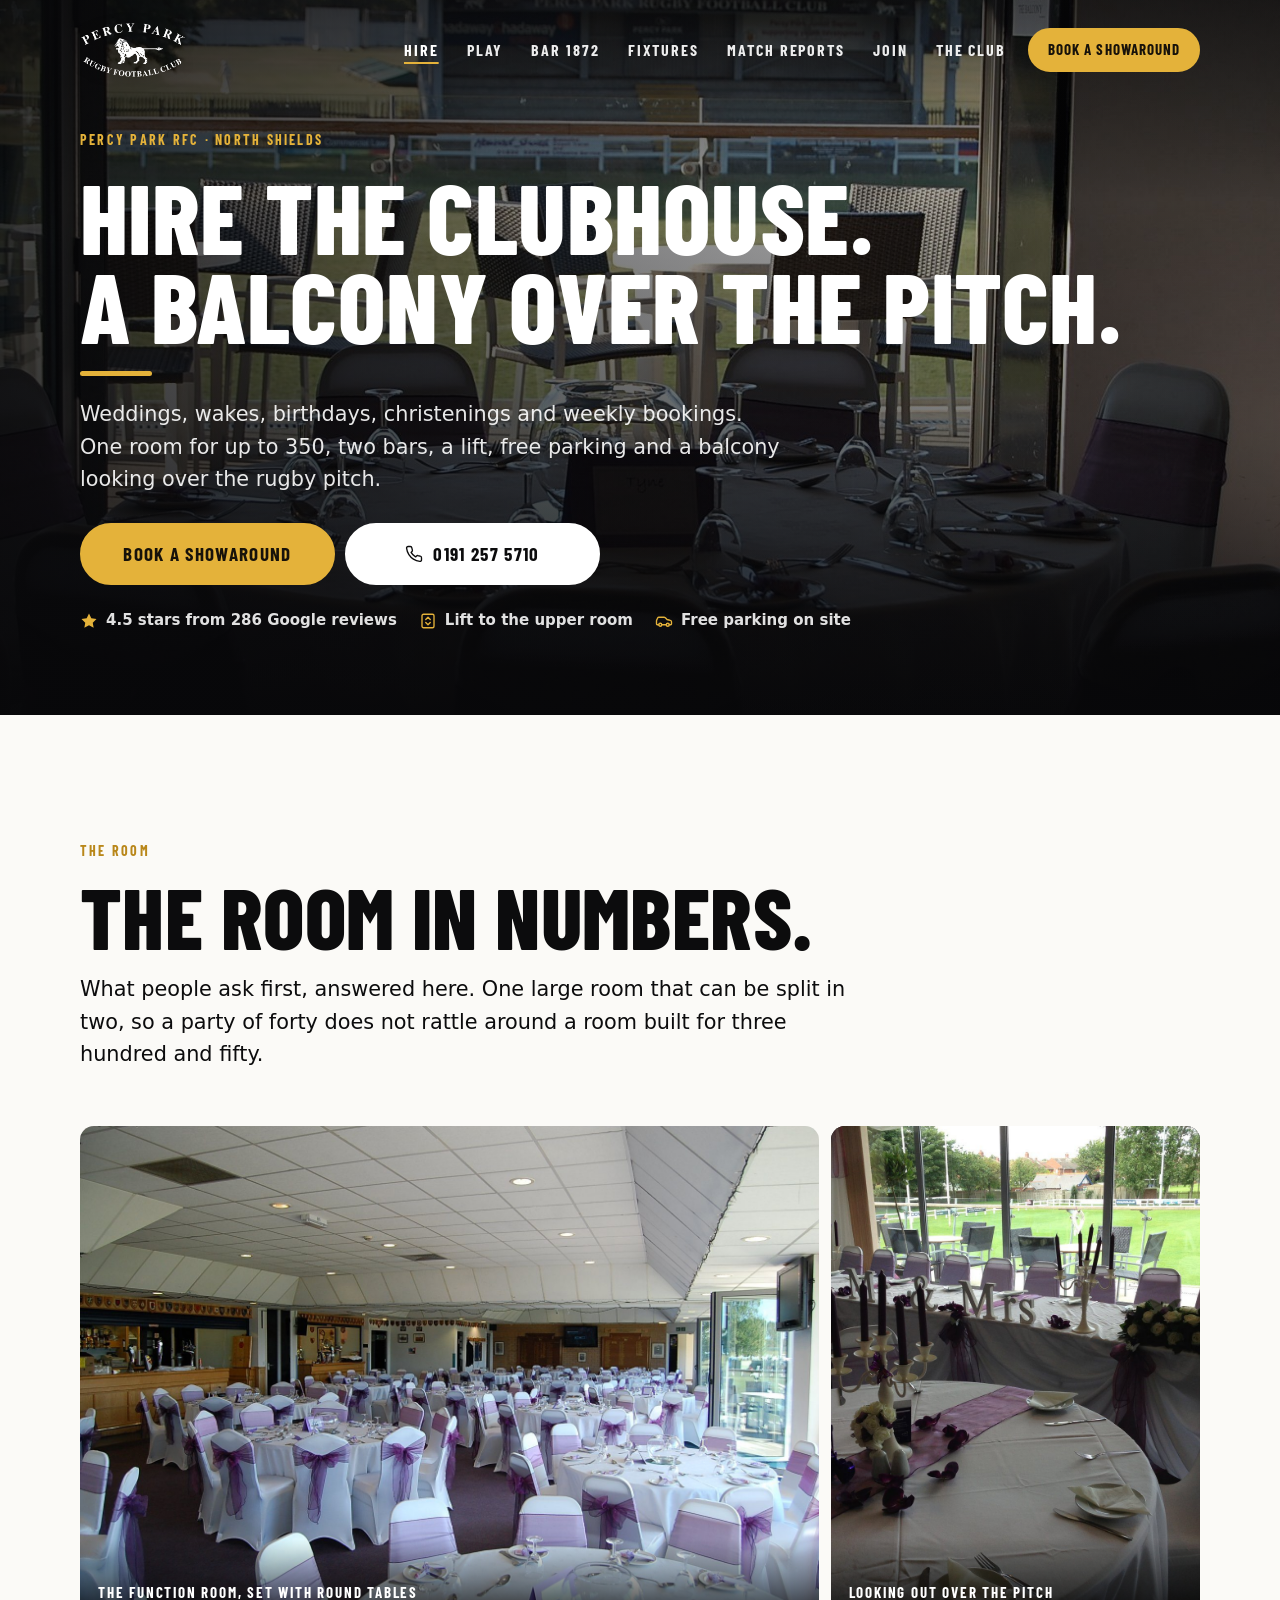
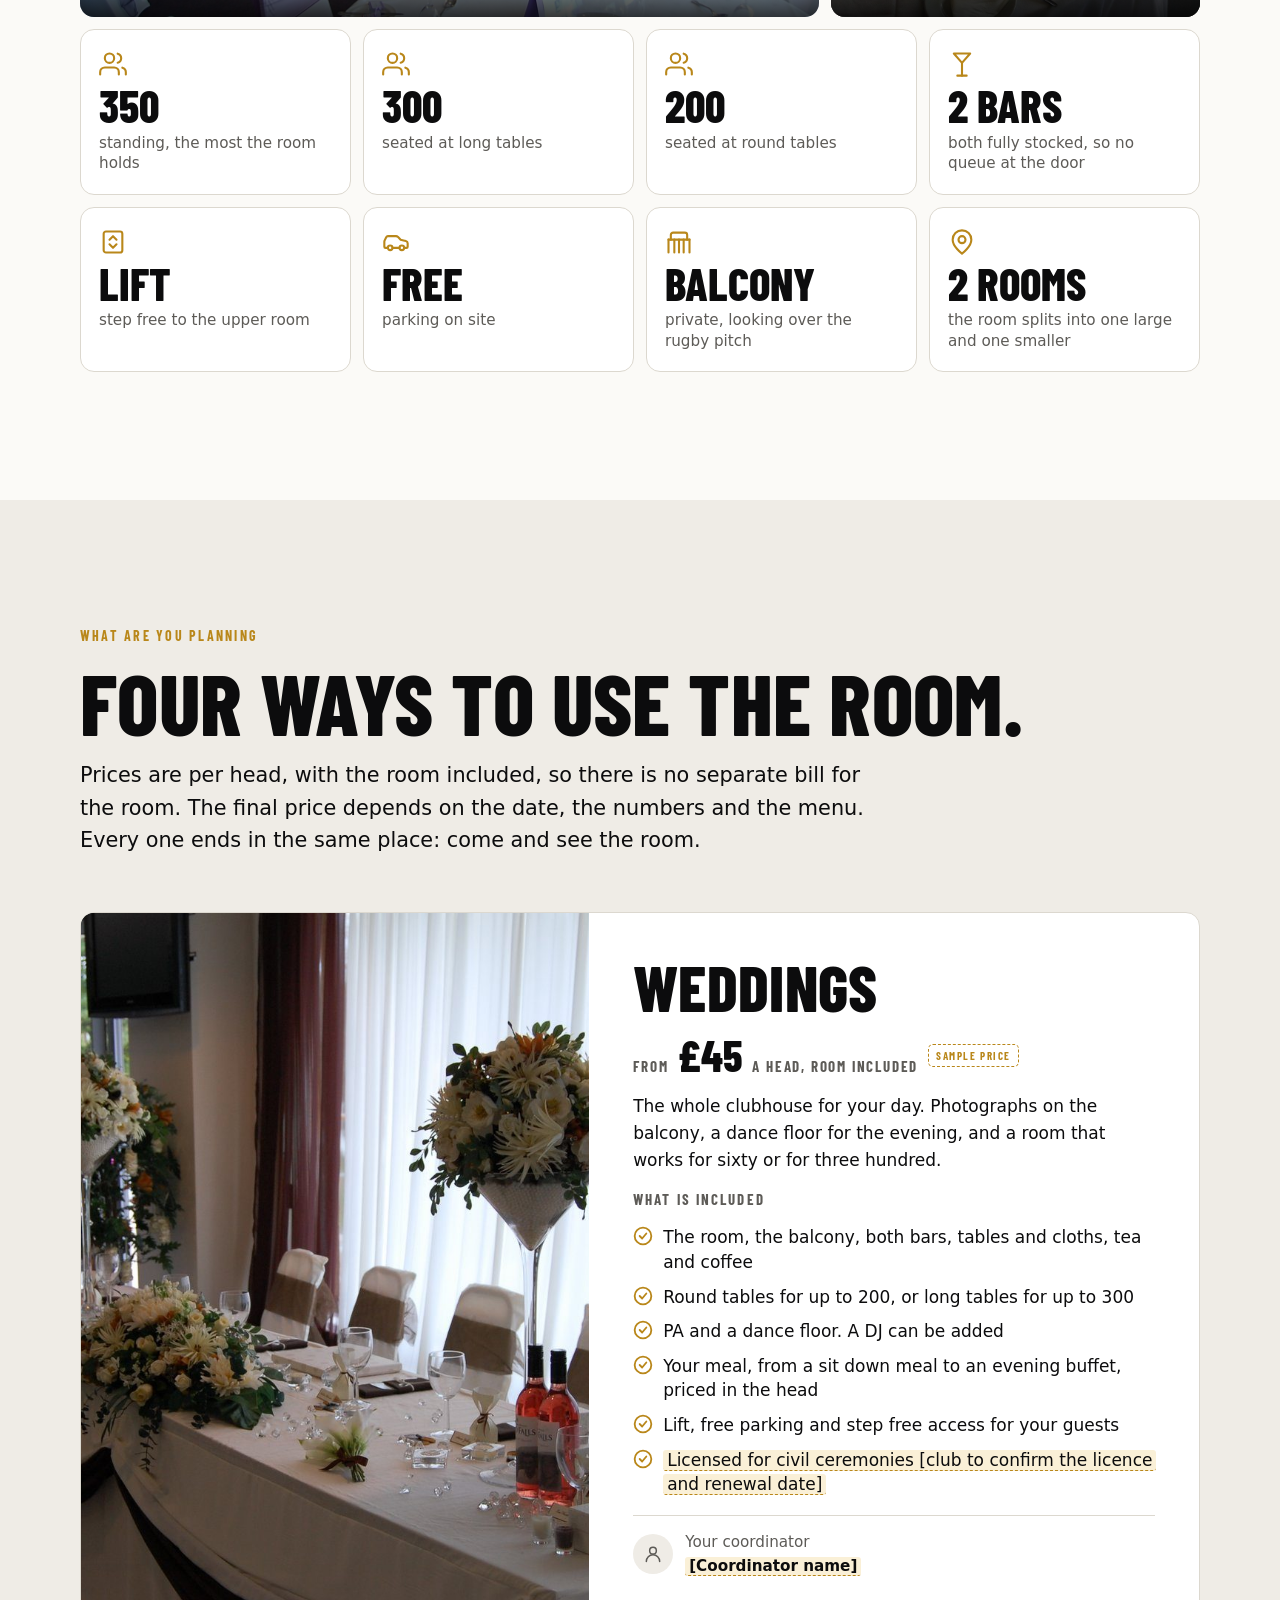
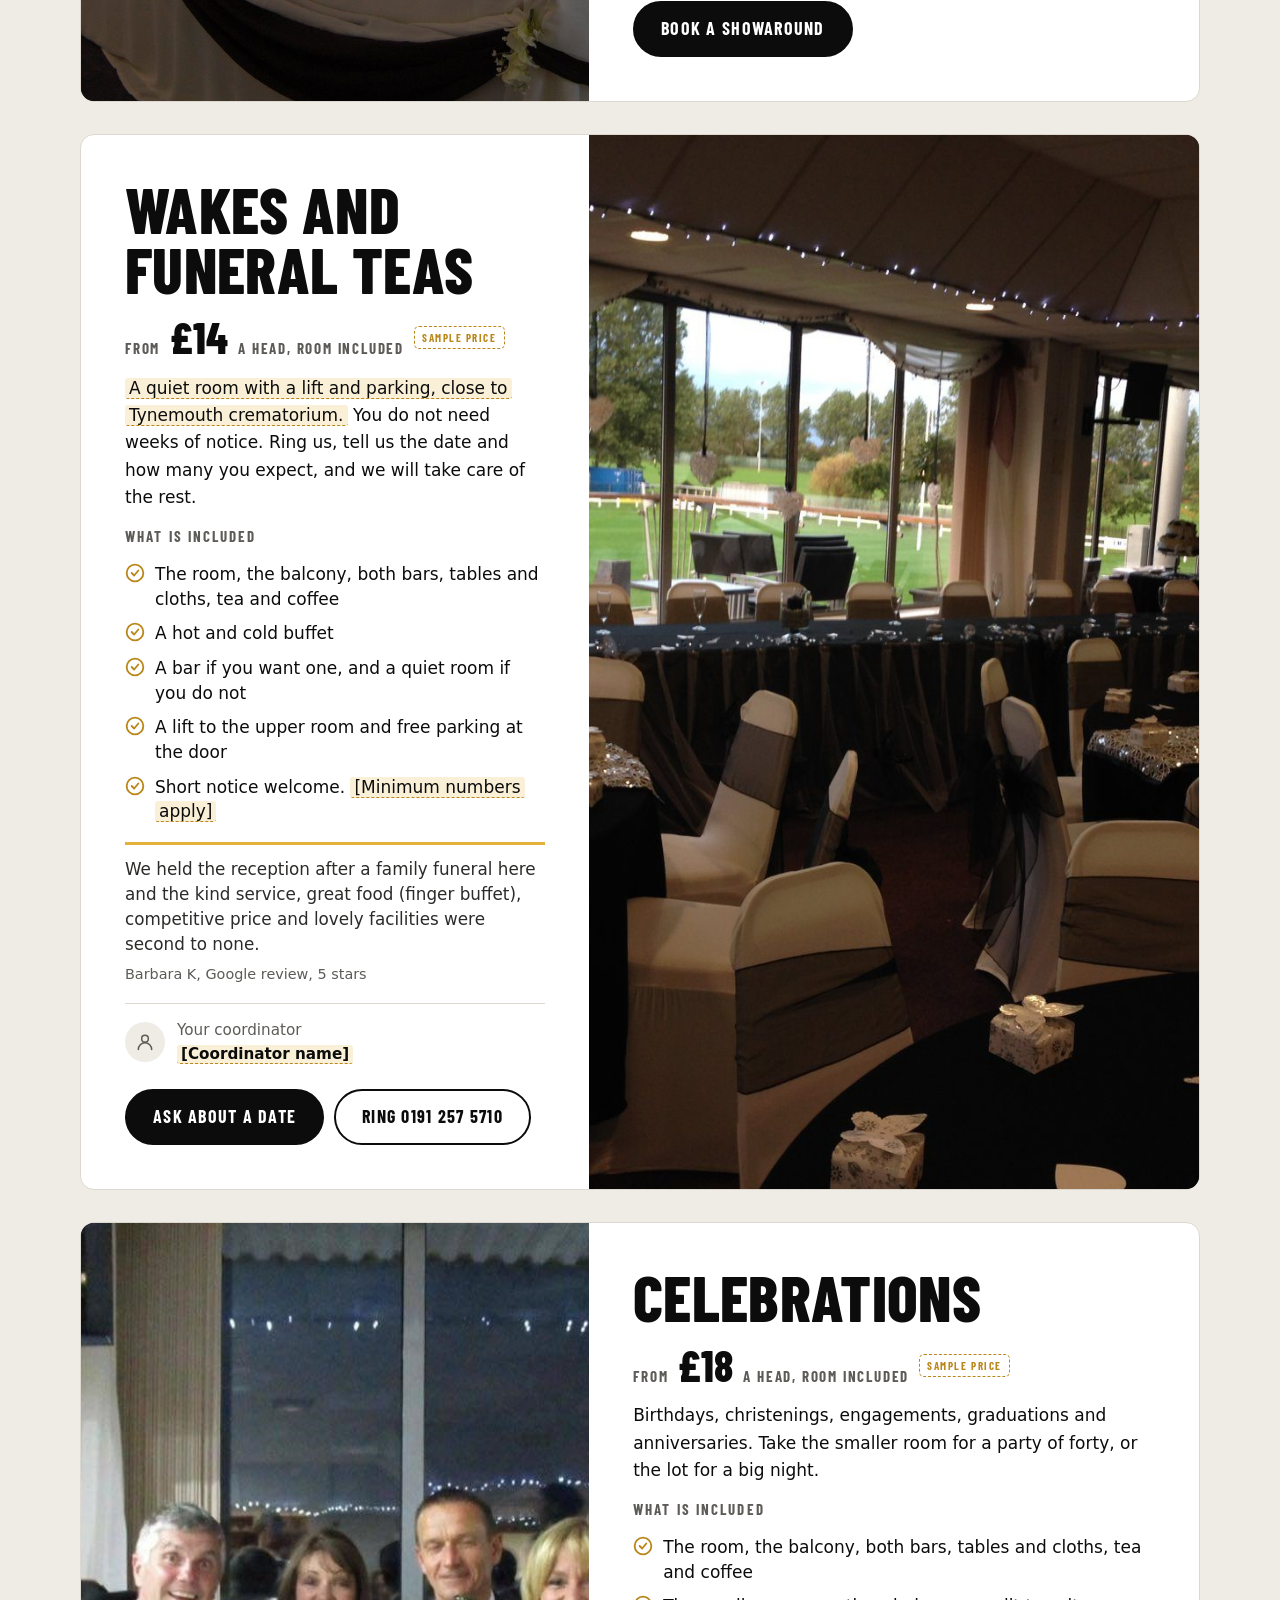
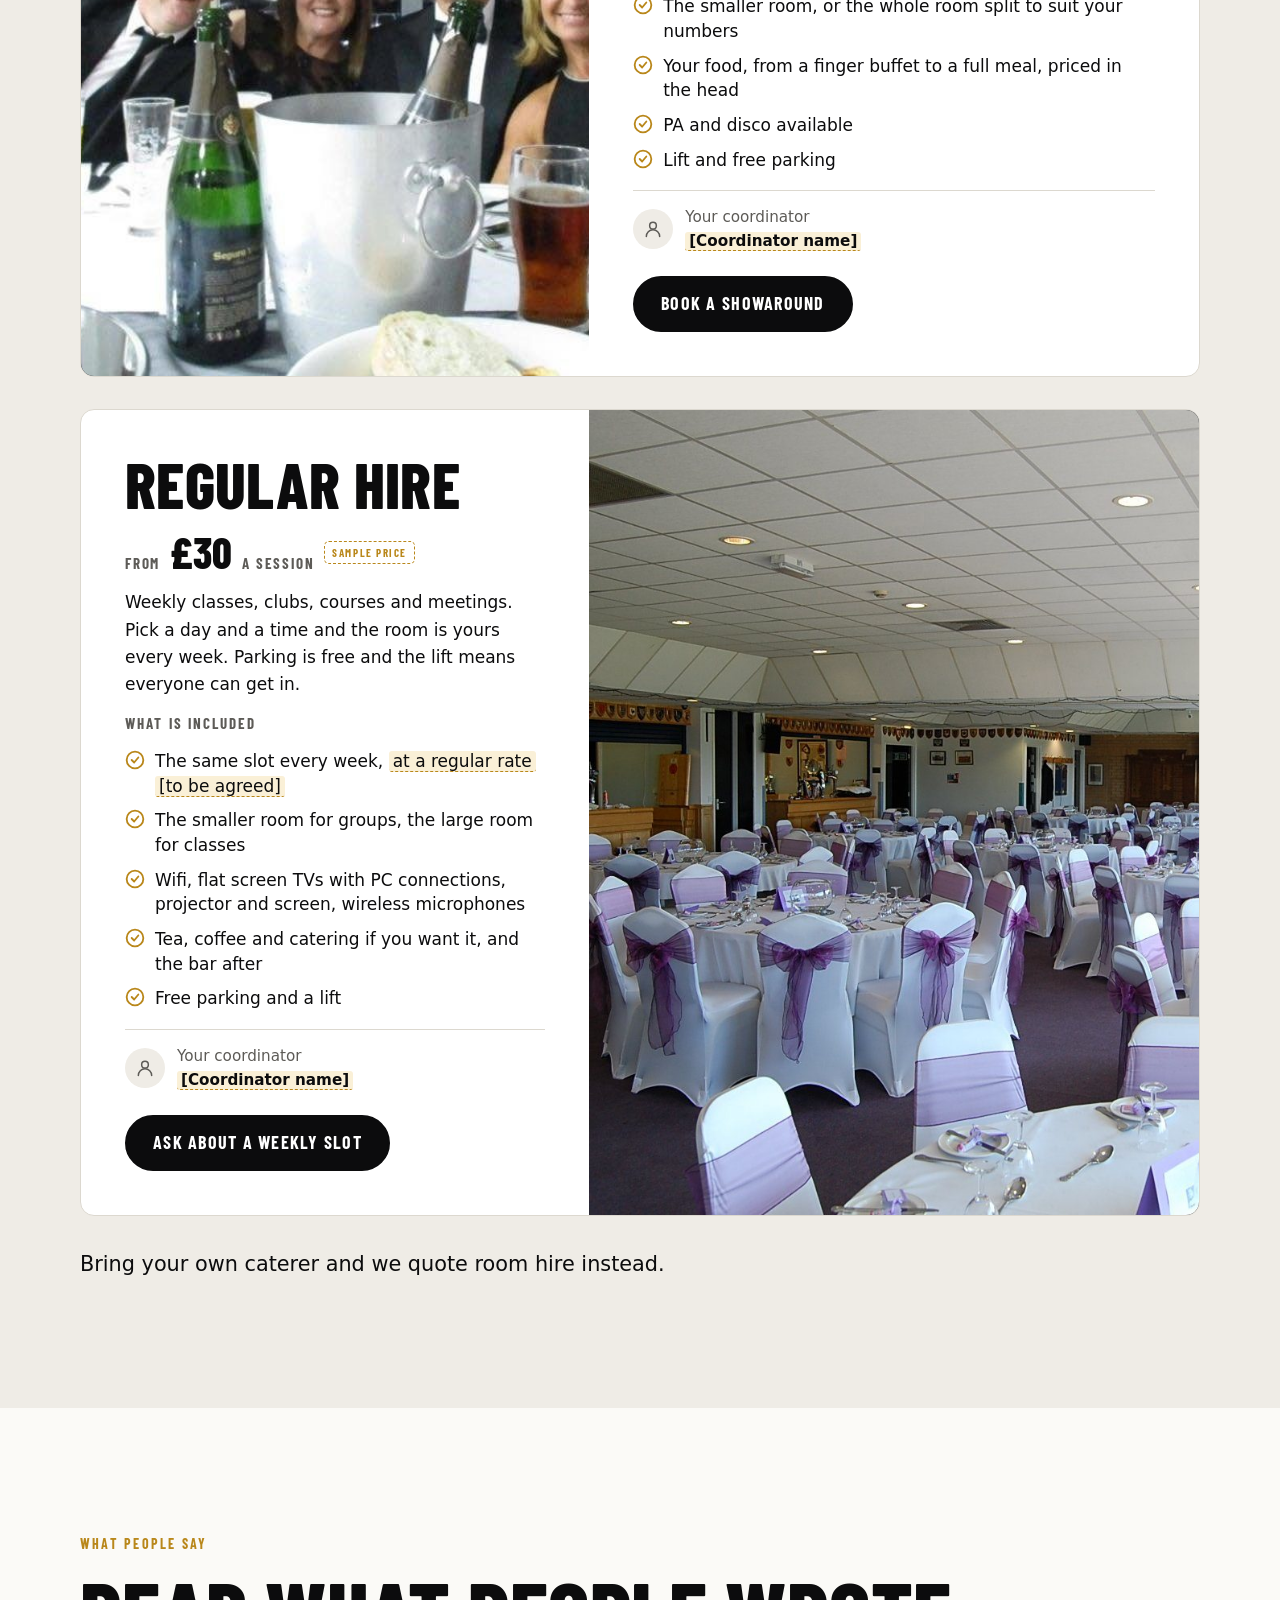
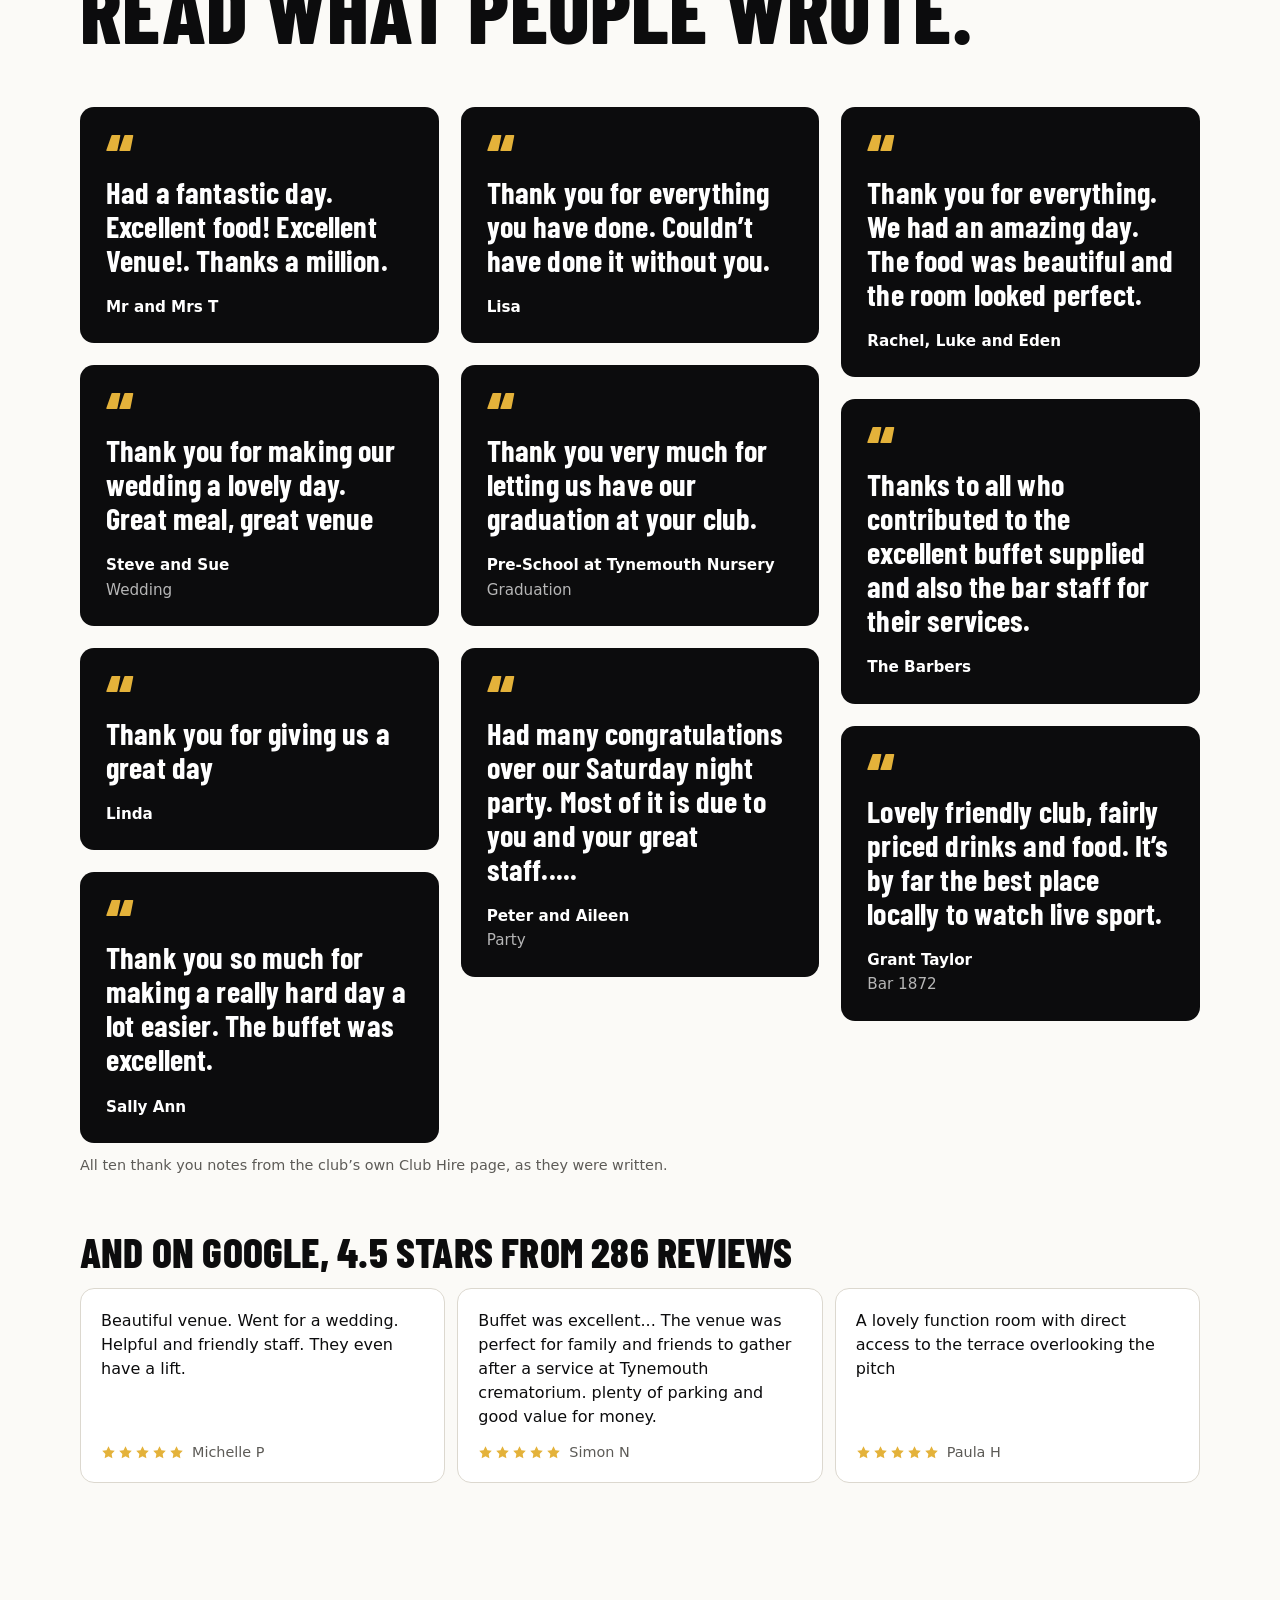
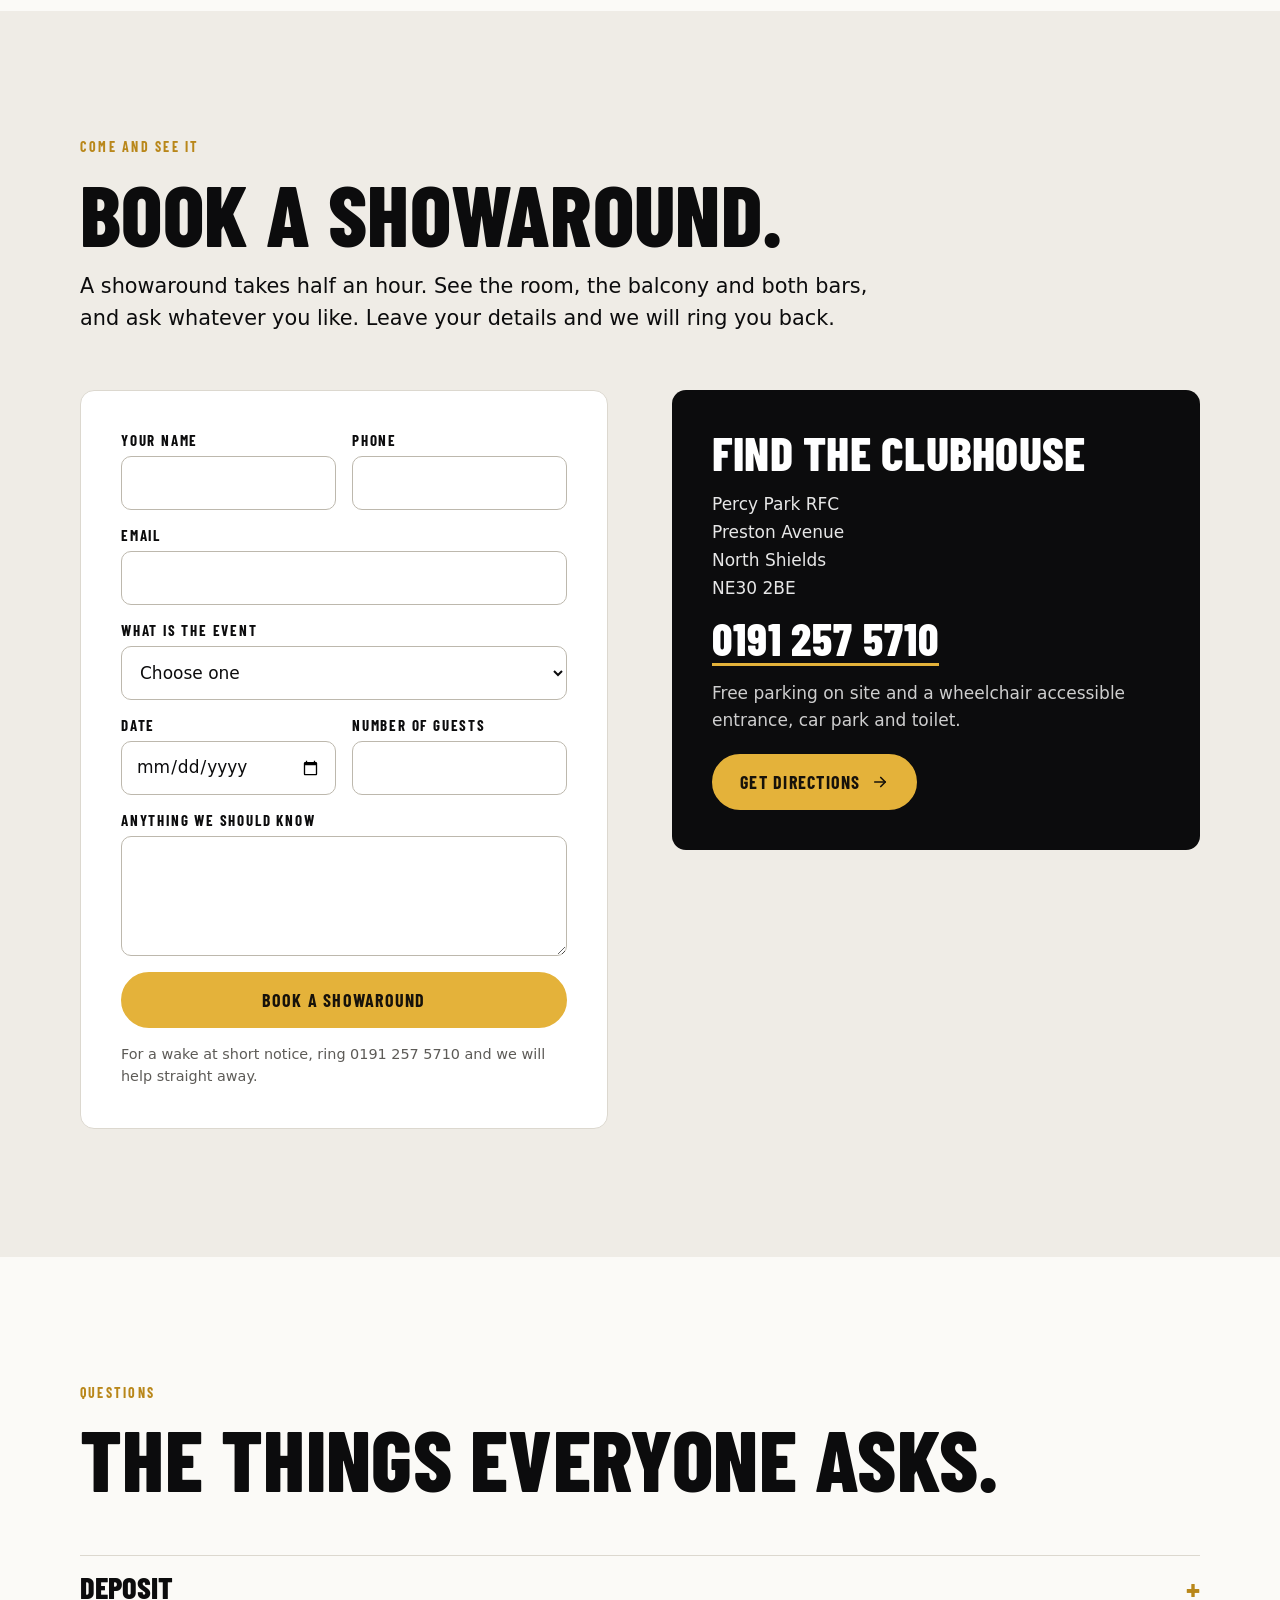
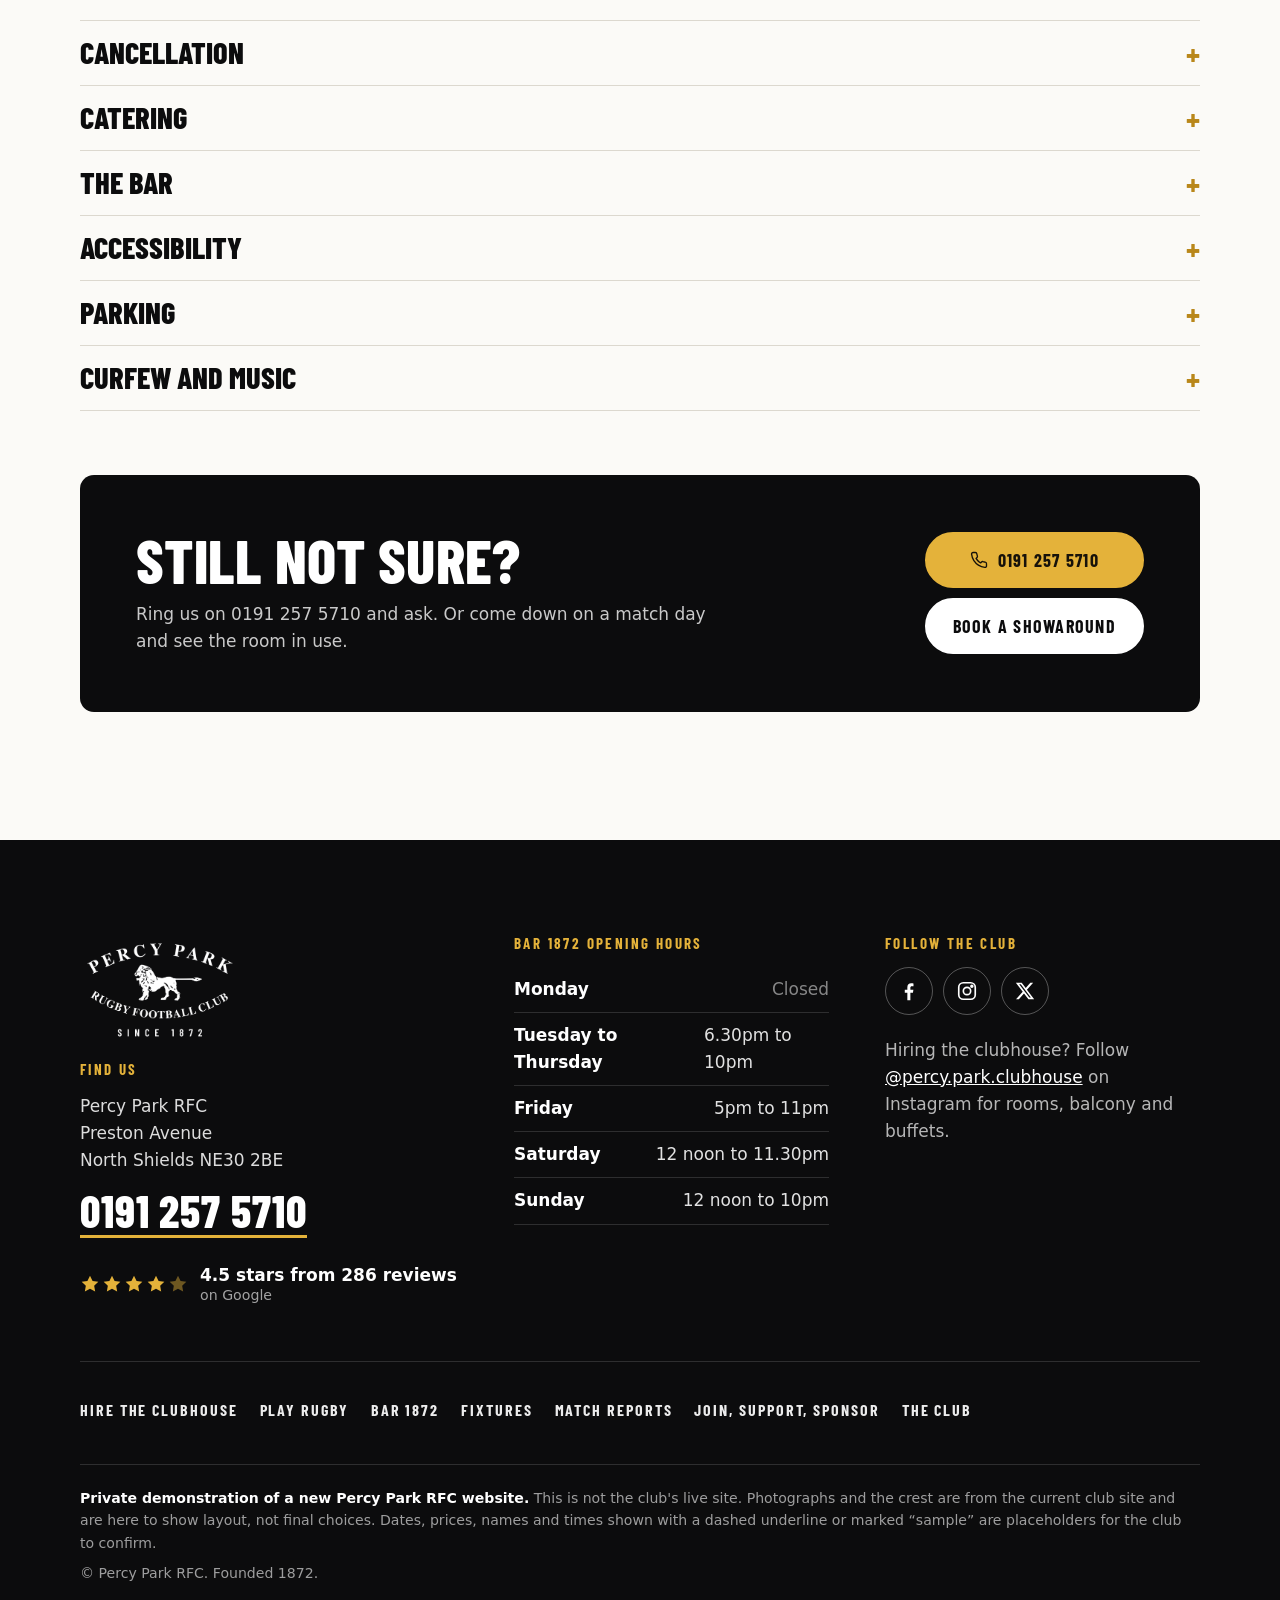
<file: hire.html>
<!doctype html>
<html lang="en-GB">
<head>
<meta charset="utf-8">
<meta name="viewport" content="width=device-width, initial-scale=1">
<title>Hire the clubhouse | Percy Park RFC, North Shields</title>
<meta name="description" content="Hire the Percy Park clubhouse in North Shields for weddings, wakes, birthdays and regular bookings. Room for 350, two bars, a lift, free parking and a balcony over the pitch.">
<meta property="og:type" content="website">
<meta property="og:site_name" content="Percy Park RFC">
<meta property="og:title" content="Hire the clubhouse | Percy Park RFC, North Shields">
<meta property="og:description" content="Hire the Percy Park clubhouse in North Shields for weddings, wakes, birthdays and regular bookings. Room for 350, two bars, a lift, free parking and a balcony over the pitch.">
<meta property="og:image" content="https://percypark.paulmichaellove.com/img/og-image.jpg">
<meta property="og:image:width" content="1200">
<meta property="og:image:height" content="630">
<meta property="og:url" content="https://percypark.paulmichaellove.com/hire.html">
<meta name="twitter:card" content="summary_large_image">
<meta name="twitter:title" content="Hire the clubhouse | Percy Park RFC, North Shields">
<meta name="twitter:description" content="Hire the Percy Park clubhouse in North Shields for weddings, wakes, birthdays and regular bookings. Room for 350, two bars, a lift, free parking and a balcony over the pitch.">
<meta name="twitter:image" content="https://percypark.paulmichaellove.com/img/og-image.jpg">
<!-- PRIVATE DEMO. REMOVE AT LAUNCH: this noindex tag on every page, and robots.txt (Disallow: /). -->
<meta name="robots" content="noindex, nofollow">
<meta name="theme-color" content="#0c0c0d">
<link rel="icon" type="image/png" sizes="64x64" href="img/favicon.png">
<link rel="apple-touch-icon" sizes="180x180" href="img/apple-touch-icon.png">
<link rel="preconnect" href="https://fonts.googleapis.com">
<link rel="preconnect" href="https://fonts.gstatic.com" crossorigin>
<link href="https://fonts.googleapis.com/css2?family=Barlow+Condensed:wght@600;700;800&display=swap" rel="stylesheet">
<link rel="stylesheet" href="site.css">
</head>
<body>
<!-- SVG icon sprite (Lucide style, 24x24 strokes). Inline, no library. -->
<svg width="0" height="0" style="position:absolute" aria-hidden="true" focusable="false">
  <defs>
    <symbol id="i-users" viewBox="0 0 24 24" fill="none" stroke="currentColor" stroke-width="1.8" stroke-linecap="round" stroke-linejoin="round"><path d="M17 21v-2a4 4 0 0 0-4-4H5a4 4 0 0 0-4 4v2"/><circle cx="9" cy="7" r="4"/><path d="M23 21v-2a4 4 0 0 0-3-3.87"/><path d="M16 3.13a4 4 0 0 1 0 7.75"/></symbol>
    <symbol id="i-glass" viewBox="0 0 24 24" fill="none" stroke="currentColor" stroke-width="1.8" stroke-linecap="round" stroke-linejoin="round"><path d="M8 22h8"/><path d="M12 11v11"/><path d="m19 3-7 8-7-8Z"/></symbol>
    <symbol id="i-car" viewBox="0 0 24 24" fill="none" stroke="currentColor" stroke-width="1.8" stroke-linecap="round" stroke-linejoin="round"><path d="M19 17h2c.6 0 1-.4 1-1v-3c0-.9-.7-1.7-1.5-1.9C18.7 10.6 16 10 16 10s-1.3-1.4-2.2-2.3c-.5-.4-1.1-.7-1.8-.7H5c-.6 0-1.1.4-1.4.9l-1.4 2.9A3.7 3.7 0 0 0 2 12v4c0 .6.4 1 1 1h2"/><circle cx="7" cy="17" r="2"/><path d="M9 17h6"/><circle cx="17" cy="17" r="2"/></symbol>
    <symbol id="i-lift" viewBox="0 0 24 24" fill="none" stroke="currentColor" stroke-width="1.8" stroke-linecap="round" stroke-linejoin="round"><rect x="4" y="3" width="16" height="18" rx="2"/><path d="m9 10 3-3 3 3"/><path d="m9 14 3 3 3-3"/></symbol>
    <symbol id="i-balcony" viewBox="0 0 24 24" fill="none" stroke="currentColor" stroke-width="1.8" stroke-linecap="round" stroke-linejoin="round"><path d="M3 10h18"/><path d="M3 21V10"/><path d="M21 21V10"/><path d="M8 10v11"/><path d="M12 10v11"/><path d="M16 10v11"/><path d="M5 10V6a2 2 0 0 1 2-2h10a2 2 0 0 1 2 2v4"/></symbol>
    <symbol id="i-star" viewBox="0 0 24 24" fill="currentColor"><path d="m12 2 3.1 6.3 6.9 1-5 4.9 1.2 6.9L12 17.8 5.8 21.1 7 14.2 2 9.3l6.9-1z"/></symbol>
    <symbol id="i-pin" viewBox="0 0 24 24" fill="none" stroke="currentColor" stroke-width="1.8" stroke-linecap="round" stroke-linejoin="round"><path d="M20 10c0 6-8 12-8 12S4 16 4 10a8 8 0 0 1 16 0Z"/><circle cx="12" cy="10" r="3"/></symbol>
    <symbol id="i-user" viewBox="0 0 24 24" fill="none" stroke="currentColor" stroke-width="1.8" stroke-linecap="round" stroke-linejoin="round"><circle cx="12" cy="8" r="4"/><path d="M4 21a8 8 0 0 1 16 0"/></symbol>
    <symbol id="i-arrow" viewBox="0 0 24 24" fill="none" stroke="currentColor" stroke-width="2.2" stroke-linecap="round" stroke-linejoin="round"><path d="M5 12h14"/><path d="m13 6 6 6-6 6"/></symbol>
    <symbol id="i-check" viewBox="0 0 24 24" fill="none" stroke="currentColor" stroke-width="2.2" stroke-linecap="round" stroke-linejoin="round"><circle cx="12" cy="12" r="10"/><path d="m8 12 3 3 5-6"/></symbol>
    <symbol id="i-phone" viewBox="0 0 24 24" fill="none" stroke="currentColor" stroke-width="1.8" stroke-linecap="round" stroke-linejoin="round"><path d="M22 16.9v3a2 2 0 0 1-2.2 2 19.8 19.8 0 0 1-8.6-3.1 19.5 19.5 0 0 1-6-6A19.8 19.8 0 0 1 2.1 4.2 2 2 0 0 1 4.1 2h3a2 2 0 0 1 2 1.7c.1 1 .4 1.9.7 2.8a2 2 0 0 1-.5 2.1L8.1 9.9a16 16 0 0 0 6 6l1.3-1.3a2 2 0 0 1 2.1-.4c.9.3 1.8.6 2.8.7a2 2 0 0 1 1.7 2Z"/></symbol>
    <symbol id="i-fb" viewBox="0 0 24 24" fill="currentColor"><path d="M13.5 22v-8.2h2.8l.5-3.3h-3.3V8.4c0-1 .4-1.7 1.8-1.7h1.6V3.8c-.3 0-1.3-.2-2.5-.2-2.5 0-4.2 1.5-4.2 4.3v2.6H7.4v3.3h2.8V22z"/></symbol>
    <symbol id="i-ig" viewBox="0 0 24 24" fill="none" stroke="currentColor" stroke-width="1.8" stroke-linecap="round" stroke-linejoin="round"><rect x="3" y="3" width="18" height="18" rx="5"/><circle cx="12" cy="12" r="4"/><circle cx="17.3" cy="6.7" r="1" fill="currentColor"/></symbol>
    <symbol id="i-x" viewBox="0 0 24 24" fill="currentColor"><path d="M17.8 3h3.1l-6.8 7.7L22 21h-6.2l-4.9-6.3L5.3 21H2.2l7.3-8.3L2 3h6.4l4.4 5.8zm-1.1 16.2h1.7L7.4 4.7H5.6z"/></symbol>
    <symbol id="i-trophy" viewBox="0 0 24 24" fill="none" stroke="currentColor" stroke-width="1.8" stroke-linecap="round" stroke-linejoin="round"><path d="M6 9H4.5a2.5 2.5 0 0 1 0-5H6"/><path d="M18 9h1.5a2.5 2.5 0 0 0 0-5H18"/><path d="M4 22h16"/><path d="M10 14.66V17c0 .55-.47.98-.97 1.21C7.85 18.75 7 20.24 7 22"/><path d="M14 14.66V17c0 .55.47.98.97 1.21C16.15 18.75 17 20.24 17 22"/><path d="M18 2H6v7a6 6 0 0 0 12 0V2Z"/></symbol>
    <symbol id="i-mail" viewBox="0 0 24 24" fill="none" stroke="currentColor" stroke-width="1.8" stroke-linecap="round" stroke-linejoin="round"><rect x="2" y="4" width="20" height="16" rx="2"/><path d="m22 7-10 6L2 7"/></symbol>
    <symbol id="i-cal" viewBox="0 0 24 24" fill="none" stroke="currentColor" stroke-width="1.8" stroke-linecap="round" stroke-linejoin="round"><rect x="3" y="4" width="18" height="18" rx="2"/><path d="M16 2v4M8 2v4M3 10h18"/></symbol>
    <symbol id="i-shield" viewBox="0 0 24 24" fill="none" stroke="currentColor" stroke-width="1.8" stroke-linecap="round" stroke-linejoin="round"><path d="M12 22s8-4 8-10V5l-8-3-8 3v7c0 6 8 10 8 10Z"/></symbol>
    <symbol id="i-heart" viewBox="0 0 24 24" fill="none" stroke="currentColor" stroke-width="1.8" stroke-linecap="round" stroke-linejoin="round"><path d="M19 14c1.5-1.5 3-3.2 3-5.5A5.5 5.5 0 0 0 16.5 3c-1.8 0-3 .5-4.5 2-1.5-1.5-2.7-2-4.5-2A5.5 5.5 0 0 0 2 8.5c0 2.3 1.5 4 3 5.5l7 7Z"/></symbol>
    <symbol id="i-tv" viewBox="0 0 24 24" fill="none" stroke="currentColor" stroke-width="1.8" stroke-linecap="round" stroke-linejoin="round"><rect x="2" y="7" width="20" height="15" rx="2"/><path d="m17 2-5 5-5-5"/></symbol>
    <symbol id="i-clock" viewBox="0 0 24 24" fill="none" stroke="currentColor" stroke-width="1.8" stroke-linecap="round" stroke-linejoin="round"><circle cx="12" cy="12" r="10"/><path d="M12 6v6l4 2"/></symbol>
    <symbol id="i-ext"viewBox="0 0 24 24" fill="none" stroke="currentColor" stroke-width="2" stroke-linecap="round" stroke-linejoin="round"><path d="M15 3h6v6"/><path d="M10 14 21 3"/><path d="M18 13v6a2 2 0 0 1-2 2H5a2 2 0 0 1-2-2V8a2 2 0 0 1 2-2h6"/></symbol>
  </defs>
</svg>
<a class="skip" href="#main">Skip to content</a>
<header class="nav">
  <div class="wrap">
    <a href="index.html" aria-label="Percy Park RFC, home"><img class="crest" src="img/crest-clean.png" alt="Percy Park RFC crest" width="1600" height="847"></a>
    <nav aria-label="Main">
      <ul>
        <li><a class="l" href="hire.html" aria-current="page">Hire</a></li>
        <li><a class="l" href="play.html">Play</a></li>
        <li class="hide-s"><a class="l" href="bar.html">Bar 1872</a></li>
        <li class="hide-s"><a class="l" href="fixtures.html">Fixtures</a></li>
        <li class="hide-s"><a class="l" href="reports.html">Match reports</a></li>
        <li><a class="l" href="join.html">Join</a></li>
        <li class="hide-s"><a class="l" href="club.html">The club</a></li>
        <li class="hide-s"><a class="btn btn-gold" href="hire.html#showaround">Book a showaround</a></li>
        <li class="more-li"><details class="more"><summary>More</summary><div class="panel"><a href="bar.html">Bar 1872</a><a href="fixtures.html">Fixtures</a><a href="reports.html">Match reports</a><a href="club.html">The club</a><a href="hire.html#showaround">Book a showaround</a></div></details></li>
      </ul>
    </nav>
  </div>
</header>

<main id="main">
<!--
  HIRE PAGE.
  REAL (from the audit and Google notes, 2 Nov 2026): capacity 350 / 300 long tables / 200 round tables, room partitions into one large and one smaller room,
  two bars, lift, PA, disco and catering available, conference kit (TVs, projector, wifi, wireless mics), free on-site parking (club Facebook post),
  wheelchair accessible car park, entrance and toilet (Google profile), phone 0191 257 5710, address, Google review quotes (verbatim), 3 testimonials from the club's own Club Hire page.
  PLACEHOLDER (marked with a dashed underline or the "Sample price" chip): every price, coordinator name, deposit and cancellation terms, bay count, curfew, ceremony licence wording,
  the wake wording that mentions Tynemouth crematorium (DRAFT), and the club's own extra testimonials.
  TESTIMONIALS: all ten thank you notes on the old Club Hire page (read from the saved copy of percyparkrfc.co.uk/index.php/club-hire on 2 Nov 2026) are shown verbatim. The audit said eleven: the page itself holds ten.
  The Google review quotes below are real, verbatim, shown with first name and initial.
-->

<section class="hero short" aria-labelledby="h1">
  <div class="bg"><img src="img/room-balcony.jpg" alt="A table laid for a wedding by the open balcony doors, with the pitch and the stand beyond" width="1504" height="1000" fetchpriority="high" style="--pos:50% 62%"></div>
  <div class="wrap">
    <p class="eyebrow">Percy Park RFC &middot; North Shields</p>
    <h1 id="h1"><span>Hire the clubhouse.</span><span class="l2">A balcony over the pitch.</span></h1>
    <div class="rule" aria-hidden="true"></div>
    <p class="lede">Weddings, wakes, birthdays, christenings and weekly bookings. One room for up to 350, two bars, a lift, free parking and a balcony looking over the rugby pitch.</p>
    <div class="ctas">
      <a class="btn btn-gold" href="#showaround">Book a showaround</a>
      <a class="btn btn-white" href="tel:01912575710"><svg aria-hidden="true"><use href="#i-phone"/></svg>0191 257 5710</a>
    </div>
    <ul class="proof">
      <li><svg aria-hidden="true"><use href="#i-star"/></svg>4.5 stars from 286 Google reviews</li>
      <li><svg aria-hidden="true"><use href="#i-lift"/></svg>Lift to the upper room</li>
      <li><svg aria-hidden="true"><use href="#i-car"/></svg>Free parking on site</li>
    </ul>
  </div>
</section>

<!-- THE ROOM IN NUMBERS -->
<section class="section paper" aria-labelledby="room-h">
  <div class="wrap">
    <div class="section-head">
      <p class="eyebrow">The room</p>
      <h2 id="room-h">The room in numbers.</h2>
      <p class="lede">What people ask first, answered here. One large room that can be split in two, so a party of forty does not rattle around a room built for three hundred and fifty.</p>
    </div>
    <div class="rooms">
      <figure class="big"><img src="img/room-wide.jpg" alt="The function room set with round tables" width="1504" height="1000" loading="lazy"><figcaption>The function room, set with round tables</figcaption></figure>
      <figure><img src="img/room-pitchview.jpg" alt="A round table and top table with the pitch visible through the glass doors" width="1600" height="1200" loading="lazy" style="object-position:50% 40%"><figcaption>Looking out over the pitch</figcaption></figure>
    </div>
    <ul class="nums" aria-label="The clubhouse in numbers">
      <li><svg aria-hidden="true"><use href="#i-users"/></svg><b>350</b><span>standing, the most the room holds</span></li>
      <li><svg aria-hidden="true"><use href="#i-users"/></svg><b>300</b><span>seated at long tables</span></li>
      <li><svg aria-hidden="true"><use href="#i-users"/></svg><b>200</b><span>seated at round tables</span></li>
      <li><svg aria-hidden="true"><use href="#i-glass"/></svg><b>2 bars</b><span>both fully stocked, so no queue at the door</span></li>
      <li><svg aria-hidden="true"><use href="#i-lift"/></svg><b>Lift</b><span>step free to the upper room</span></li>
      <li><svg aria-hidden="true"><use href="#i-car"/></svg><b>Free</b><span>parking on site <!-- Source: club Facebook venue post. Google reviews are split on parking: confirm the number of bays before launch. --></span></li>
      <li><svg aria-hidden="true"><use href="#i-balcony"/></svg><b>Balcony</b><span>private, looking over the rugby pitch</span></li>
      <li><svg aria-hidden="true"><use href="#i-pin"/></svg><b>2 rooms</b><span>the room splits into one large and one smaller</span></li>
    </ul>
  </div>
</section>

<!-- FOUR EVENT TYPES -->
<section class="section stone" aria-labelledby="events-h">
  <div class="wrap">
    <div class="section-head">
      <p class="eyebrow">What are you planning</p>
      <h2 id="events-h">Four ways to use the room.</h2>
      <p class="lede">Prices are per head, with the room included, so there is no separate bill for the room. The final price depends on the date, the numbers and the menu. Every one ends in the same place: come and see the room.</p>
    </div>

    <!--
      PRICING MODEL (updated 2 Nov 2026). The club does NOT make its money on room hire; it makes it on food and bar. So the page sells per head packages with the room included.
      REAL room hire figures, for the "bring your own caterer" quote only: 100 pounds funeral, 200 pounds wedding evening, 400 pounds wedding day, half price when the client uses the club's own catering.
      Source: Aaron Smith, bar manager, WhatsApp 2 Nov 2026.
      PLACEHOLDER PER HEAD PRICES (shown with the Sample price chip, to be set by the club): weddings from 45 pounds a head, celebrations from 18 pounds a head, wakes from 14 pounds a head, all room included.
      Regular hire stays per session (sample 30 pounds). The room hire figures above are deliberately not printed on the page: "we quote room hire instead".
    -->

    <article class="event" id="weddings" data-event="weddings" data-from-price="45" data-price-unit="per head, room included">
      <div class="ph-img"><img src="img/room-wedding.jpg" alt="A wedding top table with flowers beside the balcony doors" width="1600" height="1064" loading="lazy"></div>
      <div class="body">
        <h3>Weddings</h3>
        <p class="price"><small>from</small><b>&pound;45</b><small>a head, room included</small><span class="chip">Sample price</span></p>
        <p>The whole clubhouse for your day. Photographs on the balcony, a dance floor for the evening, and a room that works for sixty or for three hundred.</p>
        <p class="incl-title">What is included</p>
        <ul class="incl">
          <li><svg aria-hidden="true"><use href="#i-check"/></svg>The room, the balcony, both bars, tables and cloths, tea and coffee</li>
          <li><svg aria-hidden="true"><use href="#i-check"/></svg>Round tables for up to 200, or long tables for up to 300</li>
          <li><svg aria-hidden="true"><use href="#i-check"/></svg>PA and a dance floor. A DJ can be added</li>
          <li><svg aria-hidden="true"><use href="#i-check"/></svg>Your meal, from a sit down meal to an evening buffet, priced in the head</li>
          <li><svg aria-hidden="true"><use href="#i-check"/></svg>Lift, free parking and step free access for your guests</li>
          <li><svg aria-hidden="true"><use href="#i-check"/></svg><span class="ph">Licensed for civil ceremonies [club to confirm the licence and renewal date]</span></li>
        </ul>
        <p class="coord"><span class="av"><svg aria-hidden="true"><use href="#i-user"/></svg></span><span>Your coordinator<b><span class="ph">[Coordinator name]</span></b></span></p>
        <div class="acts"><a class="btn" href="#showaround" data-enquiry="wedding">Book a showaround</a></div>
      </div>
    </article>

    <!-- DRAFT WORDING for wakes. The line about Tynemouth crematorium is a draft for the club to approve. Plain, warm, short. -->
    <article class="event rev" id="wakes" data-event="wakes" data-from-price="14" data-price-unit="per head, room included">
      <div class="ph-img"><img src="img/room-evening.jpg" alt="The function room in soft evening light" width="1600" height="1200" loading="lazy"></div>
      <div class="body">
        <h3>Wakes and funeral teas</h3>
        <p class="price"><small>from</small><b>&pound;14</b><small>a head, room included</small><span class="chip">Sample price</span></p>
        <p><span class="ph">A quiet room with a lift and parking, close to Tynemouth crematorium.</span> You do not need weeks of notice. Ring us, tell us the date and how many you expect, and we will take care of the rest.</p>
        <p class="incl-title">What is included</p>
        <ul class="incl">
          <li><svg aria-hidden="true"><use href="#i-check"/></svg>The room, the balcony, both bars, tables and cloths, tea and coffee</li>
          <li><svg aria-hidden="true"><use href="#i-check"/></svg>A hot and cold buffet</li>
          <li><svg aria-hidden="true"><use href="#i-check"/></svg>A bar if you want one, and a quiet room if you do not</li>
          <li><svg aria-hidden="true"><use href="#i-check"/></svg>A lift to the upper room and free parking at the door</li>
          <li><svg aria-hidden="true"><use href="#i-check"/></svg>Short notice welcome. <span class="ph">[Minimum numbers apply]</span></li>
        </ul>
        <figure class="pull">
          <blockquote>We held the reception after a family funeral here and the kind service, great food (finger buffet), competitive price and lovely facilities were second to none.</blockquote>
          <cite>Barbara K, Google review, 5 stars</cite>
        </figure>
        <p class="coord"><span class="av"><svg aria-hidden="true"><use href="#i-user"/></svg></span><span>Your coordinator<b><span class="ph">[Coordinator name]</span></b></span></p>
        <div class="acts"><a class="btn" href="#showaround" data-enquiry="wake">Ask about a date</a><a class="btn btn-line" href="tel:01912575710">Ring 0191 257 5710</a></div>
      </div>
    </article>

    <article class="event" id="celebrations" data-event="celebrations" data-from-price="18" data-price-unit="per head, room included">
      <div class="ph-img"><img src="img/room-celebration.jpg" alt="Guests laughing together at a dinner dance in the clubhouse" width="960" height="720" loading="lazy"></div>
      <div class="body">
        <h3>Celebrations</h3>
        <p class="price"><small>from</small><b>&pound;18</b><small>a head, room included</small><span class="chip">Sample price</span></p>
        <p>Birthdays, christenings, engagements, graduations and anniversaries. Take the smaller room for a party of forty, or the lot for a big night.</p>
        <p class="incl-title">What is included</p>
        <ul class="incl">
          <li><svg aria-hidden="true"><use href="#i-check"/></svg>The room, the balcony, both bars, tables and cloths, tea and coffee</li>
          <li><svg aria-hidden="true"><use href="#i-check"/></svg>The smaller room, or the whole room split to suit your numbers</li>
          <li><svg aria-hidden="true"><use href="#i-check"/></svg>Your food, from a finger buffet to a full meal, priced in the head</li>
          <li><svg aria-hidden="true"><use href="#i-check"/></svg>PA and disco available</li>
          <li><svg aria-hidden="true"><use href="#i-check"/></svg>Lift and free parking</li>
        </ul>
        <p class="coord"><span class="av"><svg aria-hidden="true"><use href="#i-user"/></svg></span><span>Your coordinator<b><span class="ph">[Coordinator name]</span></b></span></p>
        <div class="acts"><a class="btn" href="#showaround" data-enquiry="celebration">Book a showaround</a></div>
      </div>
    </article>

    <!-- REGULAR HIRE: the recurring income line the report recommends (Rockcliff's resident bridge club paid 13,366 pounds in rent). Conference kit below is from the old Club Hire page. -->
    <article class="event rev" id="regular" data-event="regular" data-from-price="30">
      <div class="ph-img"><img src="img/room-wide.jpg" alt="The function room laid out with tables, ready for a weekly group" width="1504" height="1000" loading="lazy" style="--pos:30% 50%"></div>
      <div class="body">
        <h3>Regular hire</h3>
        <p class="price"><small>from</small><b>&pound;30</b><small>a session</small><span class="chip">Sample price</span></p>
        <p>Weekly classes, clubs, courses and meetings. Pick a day and a time and the room is yours every week. Parking is free and the lift means everyone can get in.</p>
        <p class="incl-title">What is included</p>
        <ul class="incl">
          <li><svg aria-hidden="true"><use href="#i-check"/></svg>The same slot every week, <span class="ph">at a regular rate [to be agreed]</span></li>
          <li><svg aria-hidden="true"><use href="#i-check"/></svg>The smaller room for groups, the large room for classes</li>
          <li><svg aria-hidden="true"><use href="#i-check"/></svg>Wifi, flat screen TVs with PC connections, projector and screen, wireless microphones</li>
          <li><svg aria-hidden="true"><use href="#i-check"/></svg>Tea, coffee and catering if you want it, and the bar after</li>
          <li><svg aria-hidden="true"><use href="#i-check"/></svg>Free parking and a lift</li>
        </ul>
        <p class="coord"><span class="av"><svg aria-hidden="true"><use href="#i-user"/></svg></span><span>Your coordinator<b><span class="ph">[Coordinator name]</span></b></span></p>
        <div class="acts"><a class="btn" href="#showaround" data-enquiry="regular">Ask about a weekly slot</a></div>
      </div>
    </article>

    <p class="lede" style="margin-top:clamp(20px,3vw,32px)">Bring your own caterer and we quote room hire instead.</p>
  </div>
</section>

<!-- WHAT PEOPLE SAY -->
<section class="section paper" aria-labelledby="say-h">
  <div class="wrap">
    <div class="section-head">
      <p class="eyebrow">What people say</p>
      <h2 id="say-h">Read what people wrote.</h2>
    </div>
    <div class="quotes quotes-all" aria-label="Thank you notes from the club's Club Hire page">
      <figure>
        <blockquote>Had a fantastic day. Excellent food! Excellent Venue!. Thanks a million.</blockquote>
        <figcaption><b>Mr and Mrs T</b></figcaption>
      </figure>
      <figure>
        <blockquote>Thank you for making our wedding a lovely day. Great meal, great venue</blockquote>
        <figcaption><b>Steve and Sue</b><br>Wedding</figcaption>
      </figure>
      <figure>
        <blockquote>Thank you for giving us a great day</blockquote>
        <figcaption><b>Linda</b></figcaption>
      </figure>
      <figure>
        <blockquote>Thank you so much for making a really hard day a lot easier. The buffet was excellent.</blockquote>
        <figcaption><b>Sally Ann</b></figcaption>
      </figure>
      <figure>
        <blockquote>Thank you for everything you have done. Couldn&rsquo;t have done it without you.</blockquote>
        <figcaption><b>Lisa</b></figcaption>
      </figure>
      <figure>
        <blockquote>Thank you very much for letting us have our graduation at your club.</blockquote>
        <figcaption><b>Pre-School at Tynemouth Nursery</b><br>Graduation</figcaption>
      </figure>
      <figure>
        <blockquote>Had many congratulations over our Saturday night party. Most of it is due to you and your great staff.....</blockquote>
        <figcaption><b>Peter and Aileen</b><br>Party</figcaption>
      </figure>
      <figure>
        <blockquote>Thank you for everything. We had an amazing day. The food was beautiful and the room looked perfect.</blockquote>
        <figcaption><b>Rachel, Luke and Eden</b></figcaption>
      </figure>
      <figure>
        <blockquote>Thanks to all who contributed to the excellent buffet supplied and also the bar staff for their services.</blockquote>
        <figcaption><b>The Barbers</b></figcaption>
      </figure>
      <figure>
        <blockquote>Lovely friendly club, fairly priced drinks and food. It&rsquo;s by far the best place locally to watch live sport.</blockquote>
        <figcaption><b>Grant Taylor</b><br>Bar 1872</figcaption>
      </figure>
    </div>
    <p class="fine" style="margin-top:12px">All ten thank you notes from the club&rsquo;s own Club Hire page, as they were written.</p>

    <h3 class="sub-h">And on Google, 4.5 stars from 286 reviews</h3>
    <div class="revs">
      <figure>
        <blockquote>Beautiful venue. Went for a wedding. Helpful and friendly staff. They even have a lift.</blockquote>
        <figcaption><span class="stars" role="img" aria-label="5 stars"><svg><use href="#i-star"/></svg><svg><use href="#i-star"/></svg><svg><use href="#i-star"/></svg><svg><use href="#i-star"/></svg><svg><use href="#i-star"/></svg></span>Michelle P</figcaption>
      </figure>
      <figure>
        <blockquote>Buffet was excellent... The venue was perfect for family and friends to gather after a service at Tynemouth crematorium. plenty of parking and good value for money.</blockquote>
        <figcaption><span class="stars" role="img" aria-label="5 stars"><svg><use href="#i-star"/></svg><svg><use href="#i-star"/></svg><svg><use href="#i-star"/></svg><svg><use href="#i-star"/></svg><svg><use href="#i-star"/></svg></span>Simon N</figcaption>
      </figure>
      <figure>
        <blockquote>A lovely function room with direct access to the terrace overlooking the pitch</blockquote>
        <figcaption><span class="stars" role="img" aria-label="5 stars"><svg><use href="#i-star"/></svg><svg><use href="#i-star"/></svg><svg><use href="#i-star"/></svg><svg><use href="#i-star"/></svg><svg><use href="#i-star"/></svg></span>Paula H</figcaption>
      </figure>
    </div>
  </div>
</section>

<!-- SHOWAROUND FORM + ADDRESS -->
<section class="section stone" id="showaround" aria-labelledby="show-h" style="scroll-margin-top:0">
  <div class="wrap">
    <div class="section-head">
      <p class="eyebrow">Come and see it</p>
      <h2 id="show-h">Book a showaround.</h2>
      <p class="lede">A showaround takes half an hour. See the room, the balcony and both bars, and ask whatever you like. Leave your details and we will ring you back.</p>
    </div>
    <div class="split">
      <!-- STATIC FORM for the demo. On submit it shows a thank you message and posts nowhere. The live form will post to the club's chosen address (hire enquiries inbox). -->
      <div class="formcard">
        <form class="form" data-demo-form data-thanks="We have your details and someone from the club will ring you back." novalidate>
          <div class="row2">
            <div class="field"><label for="f-name">Your name</label><input id="f-name" name="name" type="text" autocomplete="name" required></div>
            <div class="field"><label for="f-phone">Phone</label><input id="f-phone" name="phone" type="tel" autocomplete="tel" required></div>
          </div>
          <div class="field"><label for="f-email">Email</label><input id="f-email" name="email" type="email" autocomplete="email" required></div>
          <div class="field"><label for="f-type">What is the event</label>
            <select id="f-type" name="event_type" required>
              <option value="">Choose one</option>
              <option value="wedding">Wedding</option>
              <option value="wake">Wake or funeral tea</option>
              <option value="celebration">Celebration (birthday, christening, graduation)</option>
              <option value="regular">Regular hire (class, club, course, meeting)</option>
              <option value="other">Something else</option>
            </select>
          </div>
          <div class="row2">
            <div class="field"><label for="f-date">Date</label><input id="f-date" name="date" type="date"></div>
            <div class="field"><label for="f-guests">Number of guests</label><input id="f-guests" name="guests" type="number" min="1" max="350" inputmode="numeric"></div>
          </div>
          <div class="field"><label for="f-msg">Anything we should know</label><textarea id="f-msg" name="message"></textarea></div>
          <button class="btn btn-gold btn-block" type="submit">Book a showaround</button>
          <p class="fine">For a wake at short notice, ring 0191 257 5710 and we will help straight away.</p>
        </form>
      </div>
      <div class="addr">
        <h3>Find the clubhouse</h3>
        <address>Percy Park RFC<br>Preston Avenue<br>North Shields<br>NE30 2BE</address>
        <a class="tel" href="tel:01912575710">0191 257 5710</a>
        <p style="color:rgba(255,255,255,.8)">Free parking on site and a wheelchair accessible entrance, car park and toilet.</p>
        <div class="acts-row">
          <a class="btn btn-gold" href="https://www.google.com/maps/search/?api=1&amp;query=Percy+Park+RFC+Preston+Avenue+North+Shields+NE30+2BE">Get directions <svg aria-hidden="true"><use href="#i-arrow"/></svg></a>
        </div>
      </div>
    </div>
  </div>
</section>

<!-- FAQ. Every answer marked as a placeholder is for the club to confirm. -->
<section class="section paper" aria-labelledby="faq-h">
  <div class="wrap">
    <div class="section-head">
      <p class="eyebrow">Questions</p>
      <h2 id="faq-h">The things everyone asks.</h2>
    </div>
    <div class="faq">
      <details><summary>Deposit</summary><div class="ans"><p>A deposit of <span class="ph">[amount]</span> holds your date. You get a written booking confirmation the same day, with the date, the room and the price. <span class="ph">[Club to confirm]</span></p></div></details>
      <details><summary>Cancellation</summary><div class="ans"><p>If you need to cancel or move your date, tell us as early as you can. <span class="ph">[Terms: how much is returned and by when]</span> They are written in your booking confirmation, so there are no surprises.</p></div></details>
      <details><summary>Catering</summary><div class="ans"><p>Catering is available, from a finger buffet to a hot and cold buffet or a sit down meal. <span class="ph">[Menus and prices a head to be added. Can you bring your own caterer? Club to confirm]</span></p></div></details>
      <details><summary>The bar</summary><div class="ans"><p>There are two well stocked bars. <span class="ph">[Bar open for your event, bar tab or cash bar, and any minimum spend. Club to confirm]</span></p></div></details>
      <details><summary>Accessibility</summary><div class="ans"><p>There is a lift to the upper room, and a wheelchair accessible car park, entrance and toilet. If you have any other need, tell us when you book and we will plan for it.</p></div></details>
      <details><summary>Parking</summary><div class="ans"><p>Parking is free on site. <span class="ph">[Number of bays, and where overflow parking is]</span></p></div></details>
      <details><summary>Curfew and music</summary><div class="ans"><p>The bar normally closes at 11pm on a Friday and 11.30pm on a Saturday. <span class="ph">[Licence hours for private functions, and the time music stops. Club to confirm]</span></p></div></details>
    </div>
    <div class="cta-band">
      <div>
        <h3>Still not sure?</h3>
        <p>Ring us on 0191 257 5710 and ask. Or come down on a match day and see the room in use.</p>
      </div>
      <div class="acts">
        <a class="btn btn-gold" href="tel:01912575710"><svg aria-hidden="true"><use href="#i-phone"/></svg>0191 257 5710</a>
        <a class="btn btn-white" href="#showaround">Book a showaround</a>
      </div>
    </div>
  </div>
</section>

</main>

<!-- FOOTER -->
<footer class="footer">
  <div class="wrap">
    <div class="fgrid">
      <div>
        <img class="crest" src="img/crest-since-1872-white.png" alt="Percy Park RFC crest, since 1872" width="1720" height="1141" loading="lazy">
        <h4>Find us</h4>
        <address>Percy Park RFC<br>Preston Avenue<br>North Shields NE30 2BE</address>
        <a class="tel" href="tel:01912575710">0191 257 5710</a>
        <div class="reviews">
          <div class="stars" role="img" aria-label="4.5 out of 5 stars"><svg><use href="#i-star"/></svg><svg><use href="#i-star"/></svg><svg><use href="#i-star"/></svg><svg><use href="#i-star"/></svg><svg style="opacity:.45"><use href="#i-star"/></svg></div>
          <div>4.5 stars from 286 reviews<small>on Google</small></div>
        </div>
      </div>
      <div>
        <h4>Bar 1872 opening hours</h4>
        <!-- source: Google Business Profile 2 Nov 2026; the old site's homepage shows different hours (Mon 18.30 to 23.00, Tue to Thu 18.30 to 23.00, Fri 17.00 to midnight, Sat 13.00 to midnight, Sun 14.00 to 23.00); Paul says Google is right, club to confirm -->
        <ul class="hours">
          <li class="closed"><b>Monday</b><span>Closed</span></li>
          <li><b>Tuesday to Thursday</b><span>6.30pm to 10pm</span></li>
          <li><b>Friday</b><span>5pm to 11pm</span></li>
          <li><b>Saturday</b><span>12 noon to 11.30pm</span></li>
          <li><b>Sunday</b><span>12 noon to 10pm</span></li>
        </ul>
      </div>
      <div>
        <h4>Follow the club</h4>
        <div class="social">
          <a href="https://www.facebook.com/percyparkrfc/" aria-label="Percy Park RFC on Facebook"><svg><use href="#i-fb"/></svg></a>
          <a href="https://www.instagram.com/percyparkrfc/" aria-label="Percy Park RFC on Instagram"><svg><use href="#i-ig"/></svg></a>
          <a href="https://twitter.com/PercyParkRFC" aria-label="Percy Park RFC on X"><svg><use href="#i-x"/></svg></a>
        </div>
        <p style="margin-top:22px;color:rgba(255,255,255,.7);max-width:24em">Hiring the clubhouse? Follow <a href="https://www.instagram.com/percy.park.clubhouse/" style="color:#fff">@percy.park.clubhouse</a> on Instagram for rooms, balcony and buffets.</p>
      </div>
    </div>
    <nav class="fnav" aria-label="Footer">
      <a href="hire.html">Hire the clubhouse</a>
      <a href="play.html">Play rugby</a>
      <a href="bar.html">Bar 1872</a>
      <a href="fixtures.html">Fixtures</a>
      <a href="reports.html">Match reports</a>
      <a href="join.html">Join, support, sponsor</a>
      <a href="club.html">The club</a>
    </nav>
    <div class="mocknote">
      <p><b>Private demonstration of a new Percy Park RFC website.</b> This is not the club's live site. Photographs and the crest are from the current club site and are here to show layout, not final choices. Dates, prices, names and times shown with a dashed underline or marked &ldquo;sample&rdquo; are placeholders for the club to confirm.</p>
      <p>&copy; Percy Park RFC. Founded 1872.</p>
    </div>
  </div>
</footer>

<script src="site.js"></script>
</body>
</html>
</file>
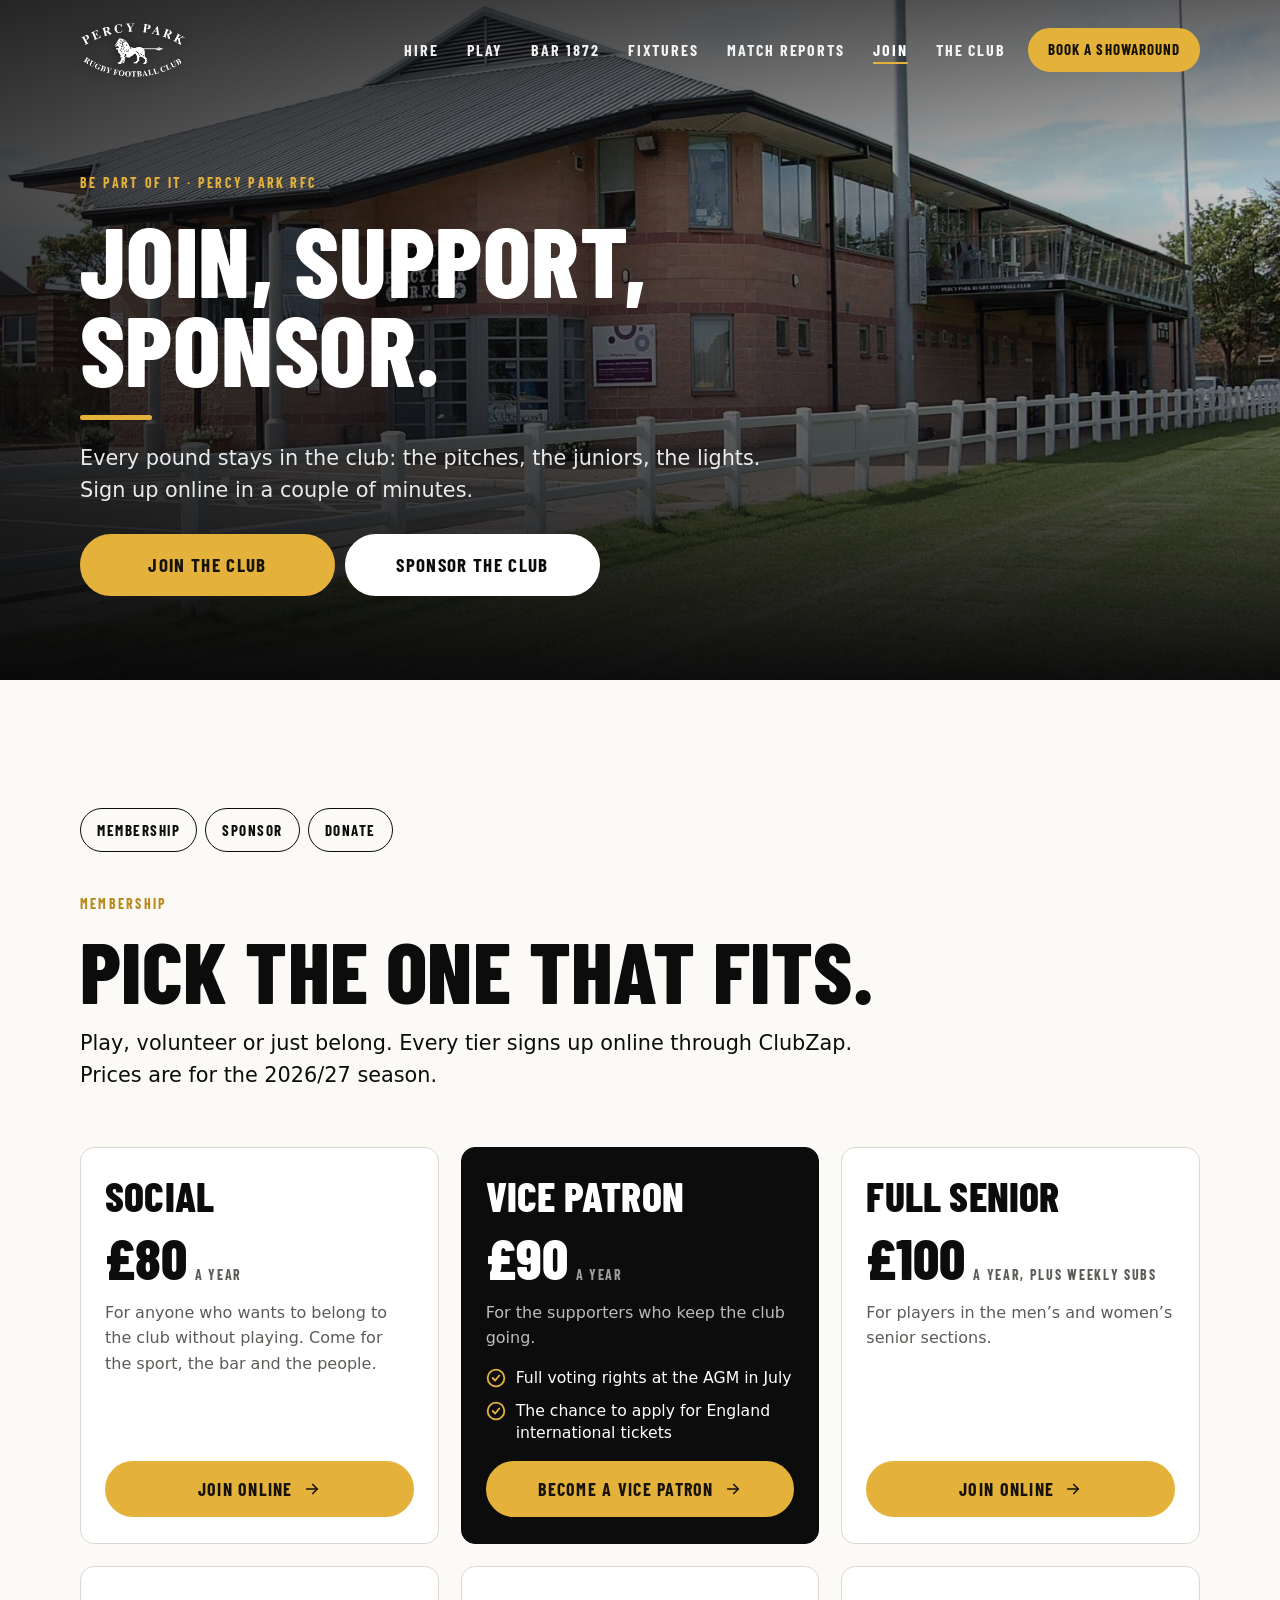
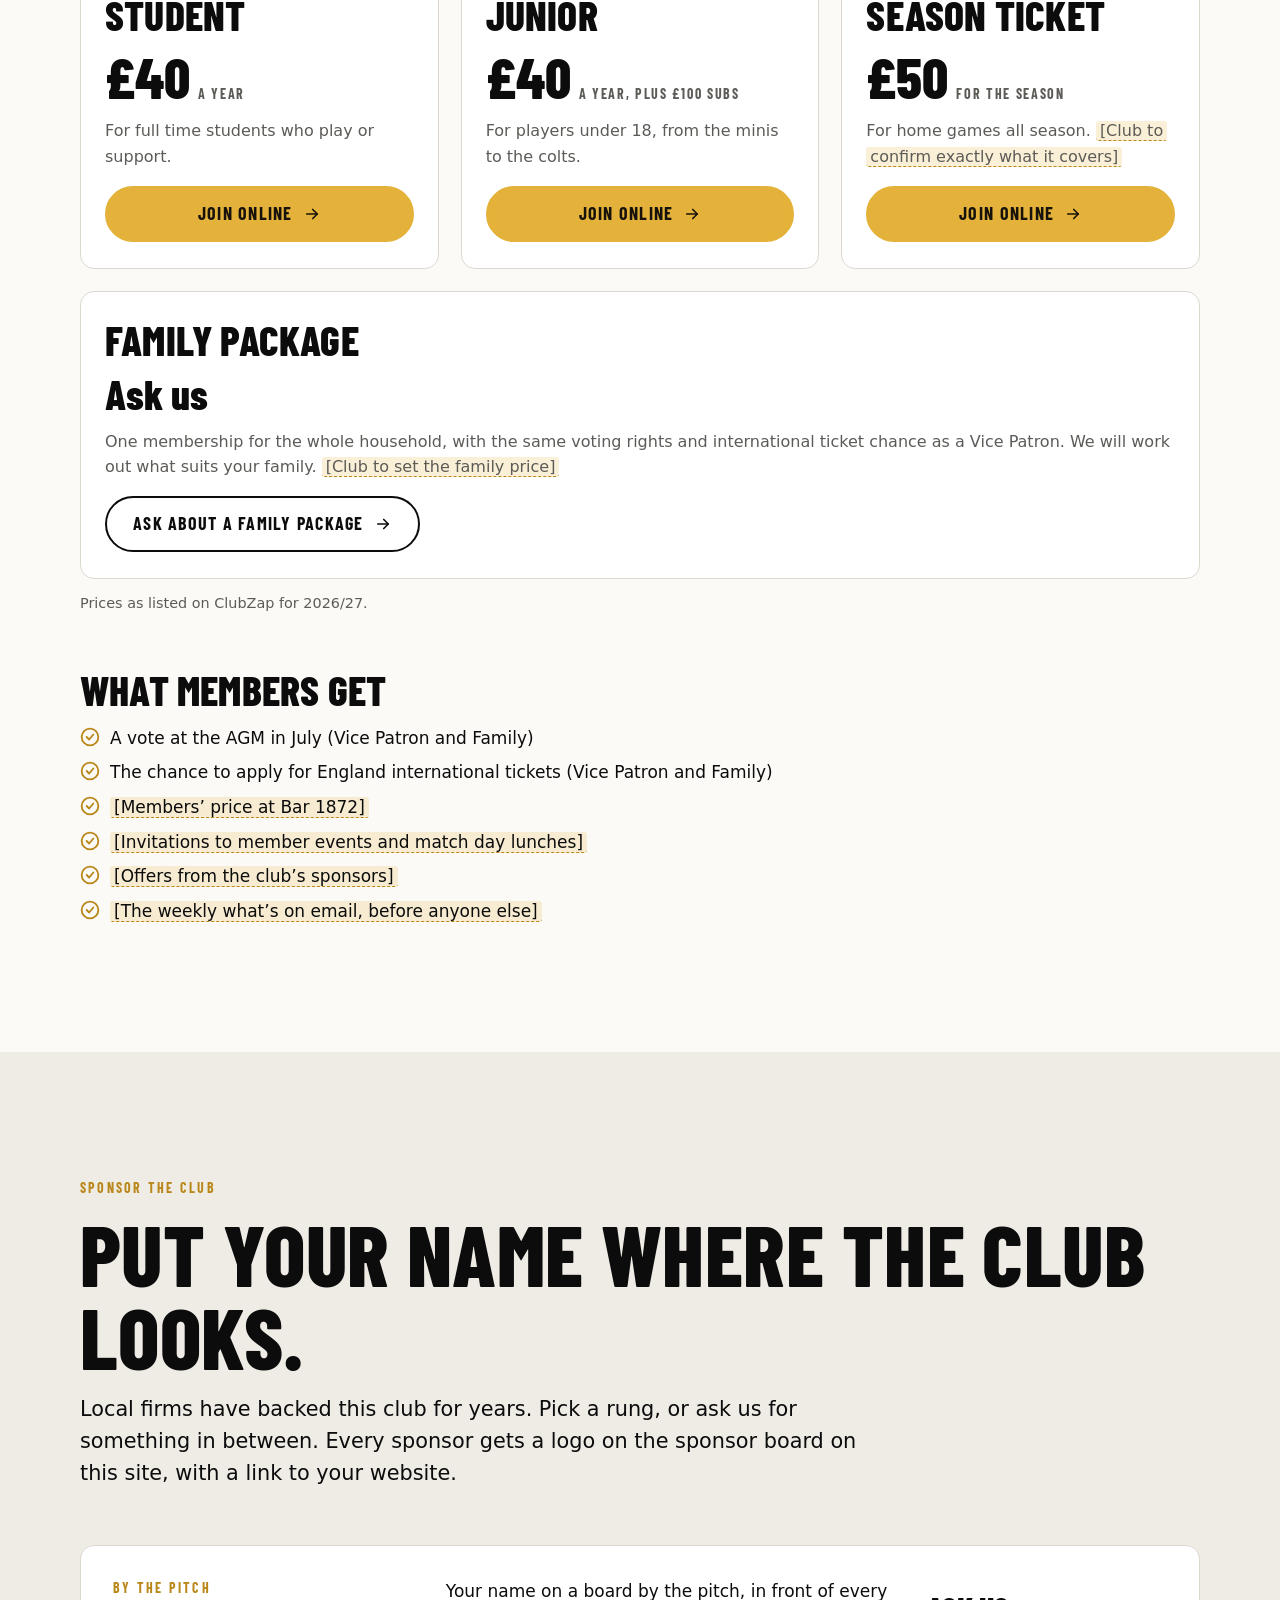
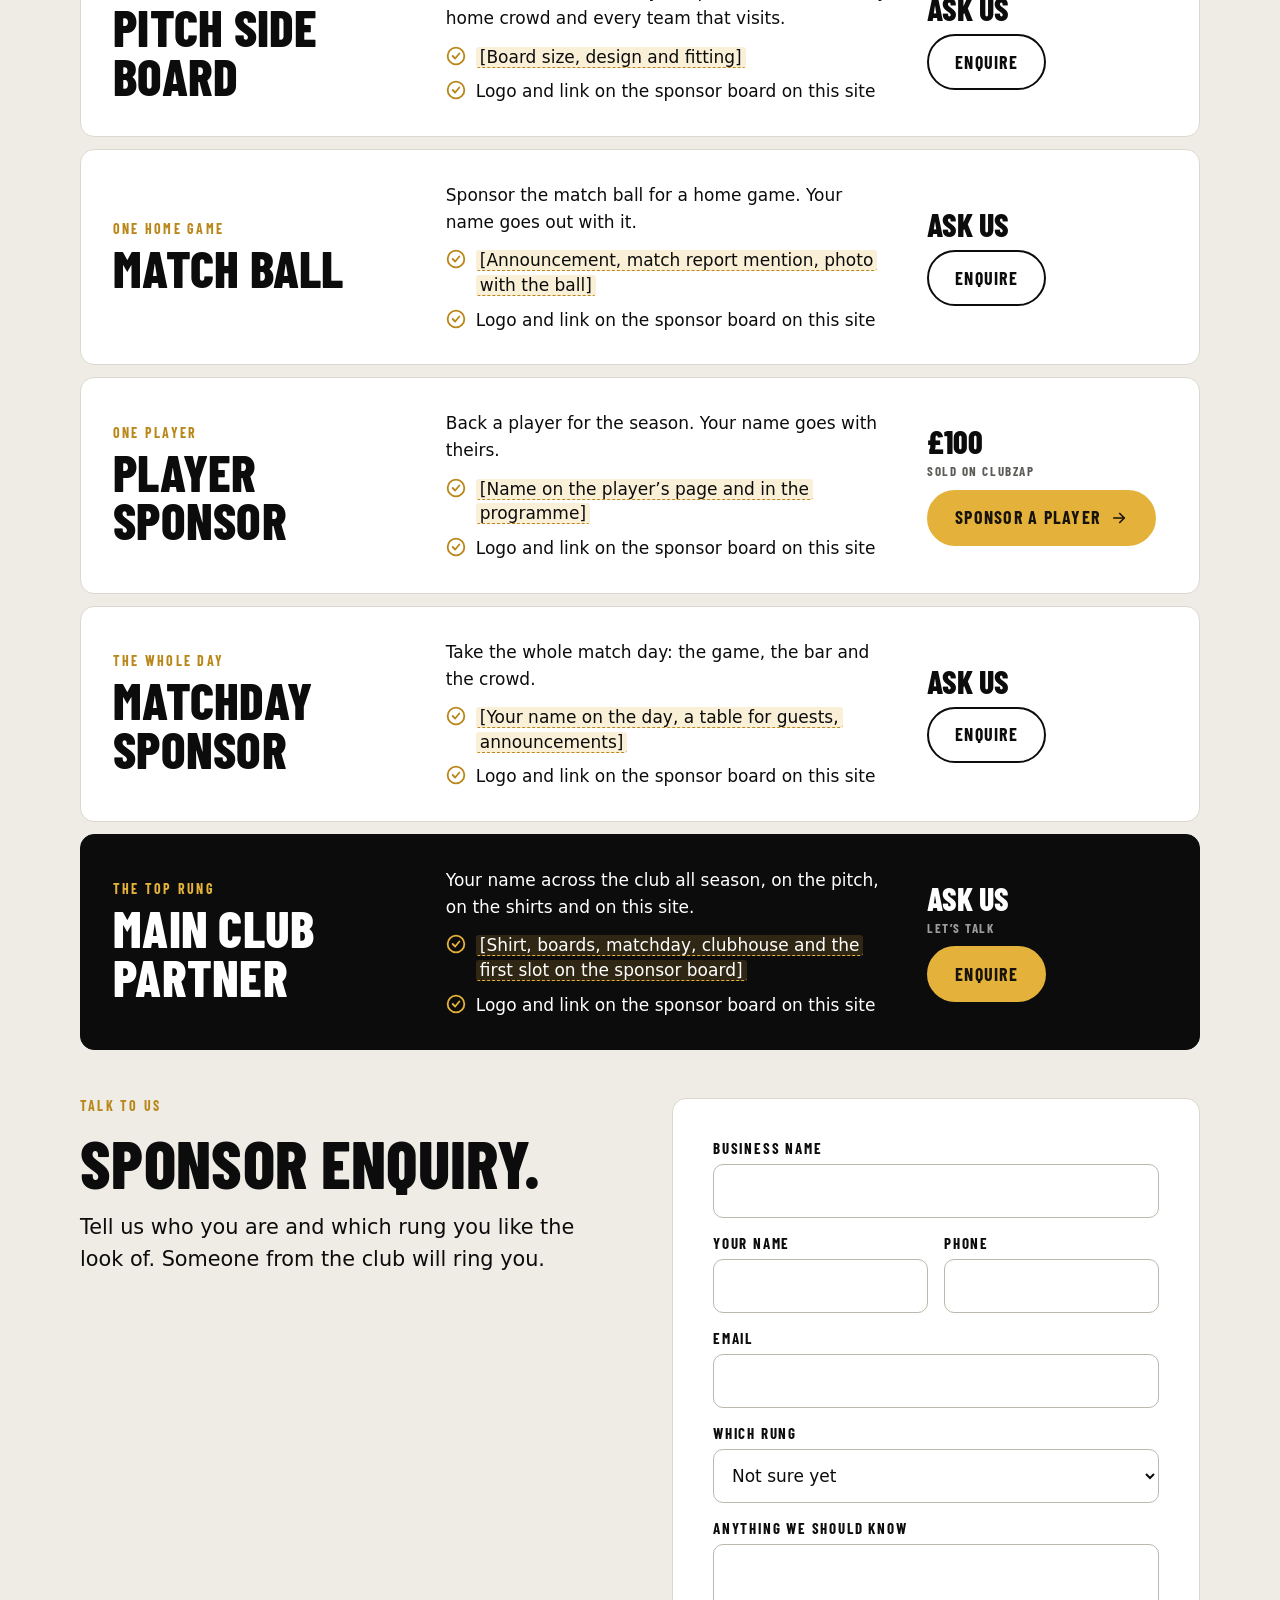
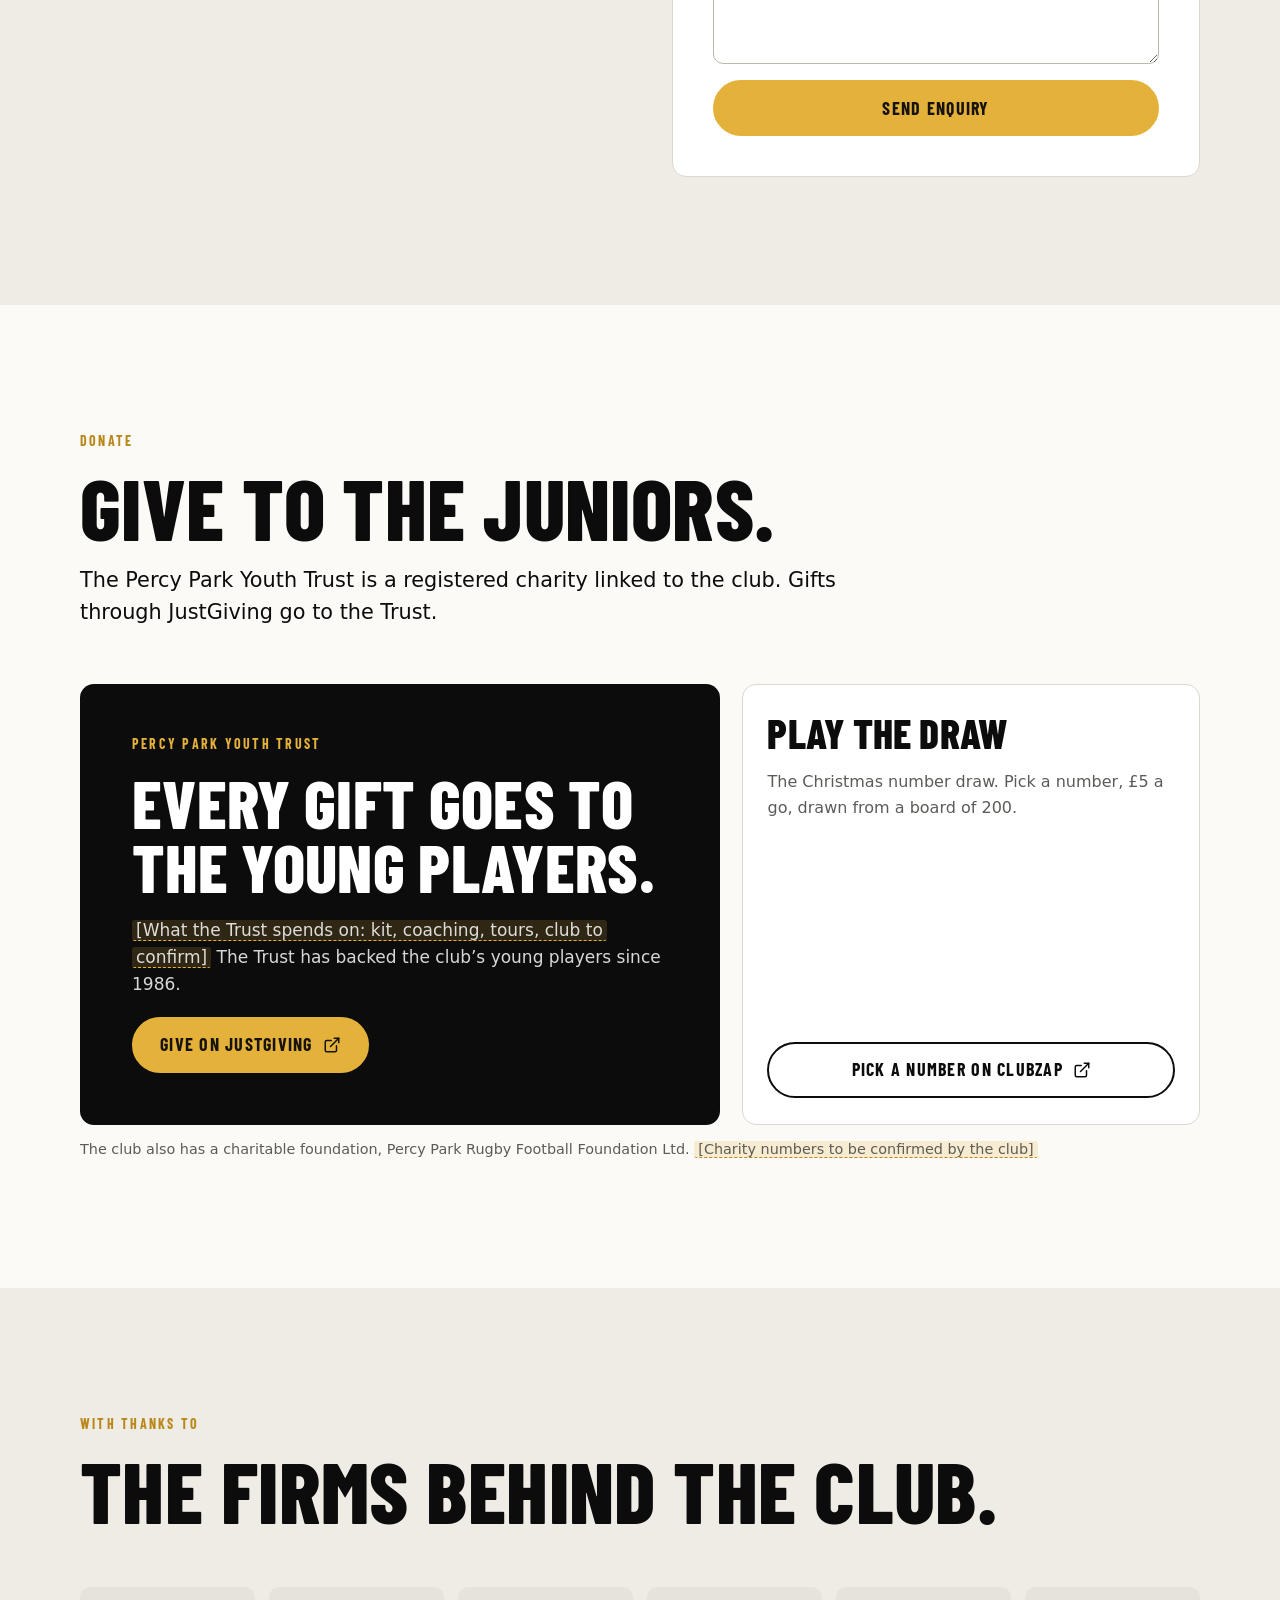
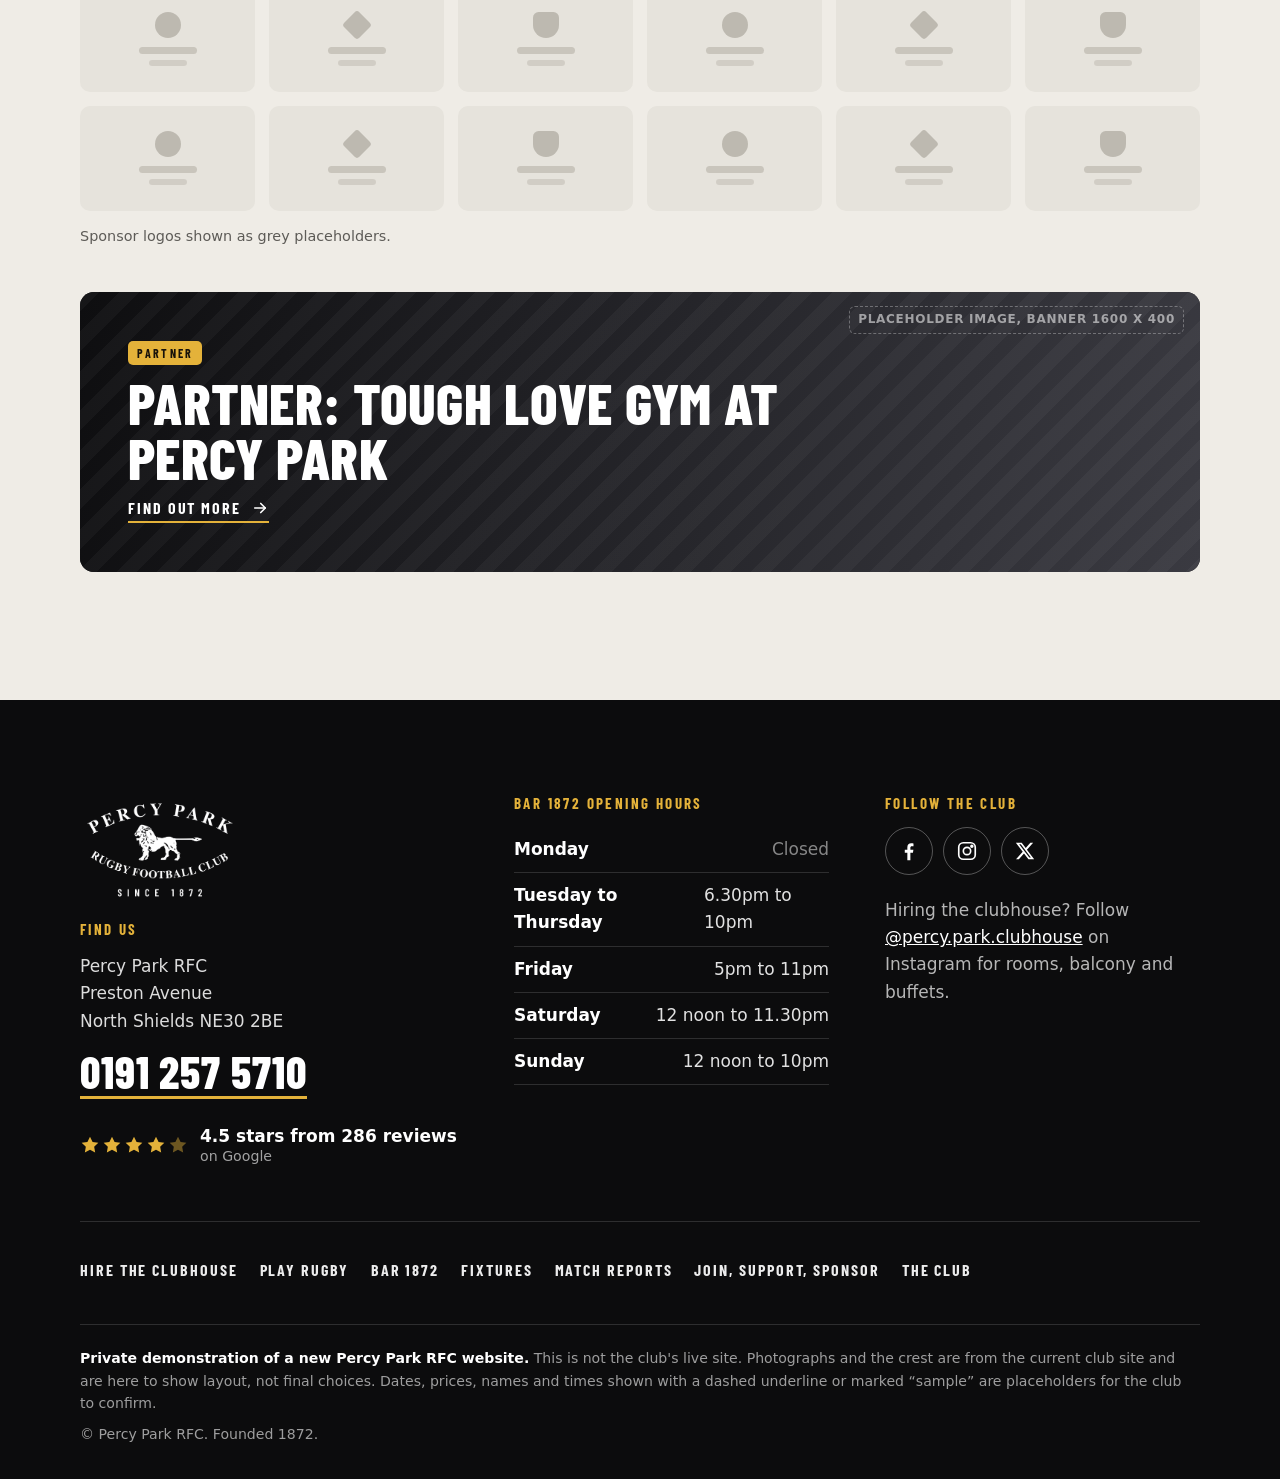
<file: join.html>
<!doctype html>
<html lang="en-GB">
<head>
<meta charset="utf-8">
<meta name="viewport" content="width=device-width, initial-scale=1">
<title>Join, support, sponsor | Percy Park RFC, North Shields</title>
<meta name="description" content="Join Percy Park RFC online, sponsor the club or give to the Youth Trust. Membership from £40, a sponsor ladder from the pitch side boards to main club partner.">
<meta property="og:type" content="website">
<meta property="og:site_name" content="Percy Park RFC">
<meta property="og:title" content="Join, support, sponsor | Percy Park RFC, North Shields">
<meta property="og:description" content="Join Percy Park RFC online, sponsor the club or give to the Youth Trust. Membership from £40, a sponsor ladder from the pitch side boards to main club partner.">
<meta property="og:image" content="https://percypark.paulmichaellove.com/img/og-image.jpg">
<meta property="og:image:width" content="1200">
<meta property="og:image:height" content="630">
<meta property="og:url" content="https://percypark.paulmichaellove.com/join.html">
<meta name="twitter:card" content="summary_large_image">
<meta name="twitter:title" content="Join, support, sponsor | Percy Park RFC, North Shields">
<meta name="twitter:description" content="Join Percy Park RFC online, sponsor the club or give to the Youth Trust. Membership from £40, a sponsor ladder from the pitch side boards to main club partner.">
<meta name="twitter:image" content="https://percypark.paulmichaellove.com/img/og-image.jpg">
<!-- PRIVATE DEMO. REMOVE AT LAUNCH: this noindex tag on every page, and robots.txt (Disallow: /). -->
<meta name="robots" content="noindex, nofollow">
<meta name="theme-color" content="#0c0c0d">
<link rel="icon" type="image/png" sizes="64x64" href="img/favicon.png">
<link rel="apple-touch-icon" sizes="180x180" href="img/apple-touch-icon.png">
<link rel="preconnect" href="https://fonts.googleapis.com">
<link rel="preconnect" href="https://fonts.gstatic.com" crossorigin>
<link href="https://fonts.googleapis.com/css2?family=Barlow+Condensed:wght@600;700;800&display=swap" rel="stylesheet">
<link rel="stylesheet" href="site.css">
</head>
<body>
<!-- SVG icon sprite (Lucide style, 24x24 strokes). Inline, no library. -->
<svg width="0" height="0" style="position:absolute" aria-hidden="true" focusable="false">
  <defs>
    <symbol id="i-users" viewBox="0 0 24 24" fill="none" stroke="currentColor" stroke-width="1.8" stroke-linecap="round" stroke-linejoin="round"><path d="M17 21v-2a4 4 0 0 0-4-4H5a4 4 0 0 0-4 4v2"/><circle cx="9" cy="7" r="4"/><path d="M23 21v-2a4 4 0 0 0-3-3.87"/><path d="M16 3.13a4 4 0 0 1 0 7.75"/></symbol>
    <symbol id="i-glass" viewBox="0 0 24 24" fill="none" stroke="currentColor" stroke-width="1.8" stroke-linecap="round" stroke-linejoin="round"><path d="M8 22h8"/><path d="M12 11v11"/><path d="m19 3-7 8-7-8Z"/></symbol>
    <symbol id="i-car" viewBox="0 0 24 24" fill="none" stroke="currentColor" stroke-width="1.8" stroke-linecap="round" stroke-linejoin="round"><path d="M19 17h2c.6 0 1-.4 1-1v-3c0-.9-.7-1.7-1.5-1.9C18.7 10.6 16 10 16 10s-1.3-1.4-2.2-2.3c-.5-.4-1.1-.7-1.8-.7H5c-.6 0-1.1.4-1.4.9l-1.4 2.9A3.7 3.7 0 0 0 2 12v4c0 .6.4 1 1 1h2"/><circle cx="7" cy="17" r="2"/><path d="M9 17h6"/><circle cx="17" cy="17" r="2"/></symbol>
    <symbol id="i-lift" viewBox="0 0 24 24" fill="none" stroke="currentColor" stroke-width="1.8" stroke-linecap="round" stroke-linejoin="round"><rect x="4" y="3" width="16" height="18" rx="2"/><path d="m9 10 3-3 3 3"/><path d="m9 14 3 3 3-3"/></symbol>
    <symbol id="i-balcony" viewBox="0 0 24 24" fill="none" stroke="currentColor" stroke-width="1.8" stroke-linecap="round" stroke-linejoin="round"><path d="M3 10h18"/><path d="M3 21V10"/><path d="M21 21V10"/><path d="M8 10v11"/><path d="M12 10v11"/><path d="M16 10v11"/><path d="M5 10V6a2 2 0 0 1 2-2h10a2 2 0 0 1 2 2v4"/></symbol>
    <symbol id="i-star" viewBox="0 0 24 24" fill="currentColor"><path d="m12 2 3.1 6.3 6.9 1-5 4.9 1.2 6.9L12 17.8 5.8 21.1 7 14.2 2 9.3l6.9-1z"/></symbol>
    <symbol id="i-pin" viewBox="0 0 24 24" fill="none" stroke="currentColor" stroke-width="1.8" stroke-linecap="round" stroke-linejoin="round"><path d="M20 10c0 6-8 12-8 12S4 16 4 10a8 8 0 0 1 16 0Z"/><circle cx="12" cy="10" r="3"/></symbol>
    <symbol id="i-user" viewBox="0 0 24 24" fill="none" stroke="currentColor" stroke-width="1.8" stroke-linecap="round" stroke-linejoin="round"><circle cx="12" cy="8" r="4"/><path d="M4 21a8 8 0 0 1 16 0"/></symbol>
    <symbol id="i-arrow" viewBox="0 0 24 24" fill="none" stroke="currentColor" stroke-width="2.2" stroke-linecap="round" stroke-linejoin="round"><path d="M5 12h14"/><path d="m13 6 6 6-6 6"/></symbol>
    <symbol id="i-check" viewBox="0 0 24 24" fill="none" stroke="currentColor" stroke-width="2.2" stroke-linecap="round" stroke-linejoin="round"><circle cx="12" cy="12" r="10"/><path d="m8 12 3 3 5-6"/></symbol>
    <symbol id="i-phone" viewBox="0 0 24 24" fill="none" stroke="currentColor" stroke-width="1.8" stroke-linecap="round" stroke-linejoin="round"><path d="M22 16.9v3a2 2 0 0 1-2.2 2 19.8 19.8 0 0 1-8.6-3.1 19.5 19.5 0 0 1-6-6A19.8 19.8 0 0 1 2.1 4.2 2 2 0 0 1 4.1 2h3a2 2 0 0 1 2 1.7c.1 1 .4 1.9.7 2.8a2 2 0 0 1-.5 2.1L8.1 9.9a16 16 0 0 0 6 6l1.3-1.3a2 2 0 0 1 2.1-.4c.9.3 1.8.6 2.8.7a2 2 0 0 1 1.7 2Z"/></symbol>
    <symbol id="i-fb" viewBox="0 0 24 24" fill="currentColor"><path d="M13.5 22v-8.2h2.8l.5-3.3h-3.3V8.4c0-1 .4-1.7 1.8-1.7h1.6V3.8c-.3 0-1.3-.2-2.5-.2-2.5 0-4.2 1.5-4.2 4.3v2.6H7.4v3.3h2.8V22z"/></symbol>
    <symbol id="i-ig" viewBox="0 0 24 24" fill="none" stroke="currentColor" stroke-width="1.8" stroke-linecap="round" stroke-linejoin="round"><rect x="3" y="3" width="18" height="18" rx="5"/><circle cx="12" cy="12" r="4"/><circle cx="17.3" cy="6.7" r="1" fill="currentColor"/></symbol>
    <symbol id="i-x" viewBox="0 0 24 24" fill="currentColor"><path d="M17.8 3h3.1l-6.8 7.7L22 21h-6.2l-4.9-6.3L5.3 21H2.2l7.3-8.3L2 3h6.4l4.4 5.8zm-1.1 16.2h1.7L7.4 4.7H5.6z"/></symbol>
    <symbol id="i-trophy" viewBox="0 0 24 24" fill="none" stroke="currentColor" stroke-width="1.8" stroke-linecap="round" stroke-linejoin="round"><path d="M6 9H4.5a2.5 2.5 0 0 1 0-5H6"/><path d="M18 9h1.5a2.5 2.5 0 0 0 0-5H18"/><path d="M4 22h16"/><path d="M10 14.66V17c0 .55-.47.98-.97 1.21C7.85 18.75 7 20.24 7 22"/><path d="M14 14.66V17c0 .55.47.98.97 1.21C16.15 18.75 17 20.24 17 22"/><path d="M18 2H6v7a6 6 0 0 0 12 0V2Z"/></symbol>
    <symbol id="i-mail" viewBox="0 0 24 24" fill="none" stroke="currentColor" stroke-width="1.8" stroke-linecap="round" stroke-linejoin="round"><rect x="2" y="4" width="20" height="16" rx="2"/><path d="m22 7-10 6L2 7"/></symbol>
    <symbol id="i-cal" viewBox="0 0 24 24" fill="none" stroke="currentColor" stroke-width="1.8" stroke-linecap="round" stroke-linejoin="round"><rect x="3" y="4" width="18" height="18" rx="2"/><path d="M16 2v4M8 2v4M3 10h18"/></symbol>
    <symbol id="i-shield" viewBox="0 0 24 24" fill="none" stroke="currentColor" stroke-width="1.8" stroke-linecap="round" stroke-linejoin="round"><path d="M12 22s8-4 8-10V5l-8-3-8 3v7c0 6 8 10 8 10Z"/></symbol>
    <symbol id="i-heart" viewBox="0 0 24 24" fill="none" stroke="currentColor" stroke-width="1.8" stroke-linecap="round" stroke-linejoin="round"><path d="M19 14c1.5-1.5 3-3.2 3-5.5A5.5 5.5 0 0 0 16.5 3c-1.8 0-3 .5-4.5 2-1.5-1.5-2.7-2-4.5-2A5.5 5.5 0 0 0 2 8.5c0 2.3 1.5 4 3 5.5l7 7Z"/></symbol>
    <symbol id="i-tv" viewBox="0 0 24 24" fill="none" stroke="currentColor" stroke-width="1.8" stroke-linecap="round" stroke-linejoin="round"><rect x="2" y="7" width="20" height="15" rx="2"/><path d="m17 2-5 5-5-5"/></symbol>
    <symbol id="i-clock" viewBox="0 0 24 24" fill="none" stroke="currentColor" stroke-width="1.8" stroke-linecap="round" stroke-linejoin="round"><circle cx="12" cy="12" r="10"/><path d="M12 6v6l4 2"/></symbol>
    <symbol id="i-ext"viewBox="0 0 24 24" fill="none" stroke="currentColor" stroke-width="2" stroke-linecap="round" stroke-linejoin="round"><path d="M15 3h6v6"/><path d="M10 14 21 3"/><path d="M18 13v6a2 2 0 0 1-2 2H5a2 2 0 0 1-2-2V8a2 2 0 0 1 2-2h6"/></symbol>
  </defs>
</svg>
<a class="skip" href="#main">Skip to content</a>
<header class="nav">
  <div class="wrap">
    <a href="index.html" aria-label="Percy Park RFC, home"><img class="crest" src="img/crest-clean.png" alt="Percy Park RFC crest" width="1600" height="847"></a>
    <nav aria-label="Main">
      <ul>
        <li><a class="l" href="hire.html">Hire</a></li>
        <li><a class="l" href="play.html">Play</a></li>
        <li class="hide-s"><a class="l" href="bar.html">Bar 1872</a></li>
        <li class="hide-s"><a class="l" href="fixtures.html">Fixtures</a></li>
        <li class="hide-s"><a class="l" href="reports.html">Match reports</a></li>
        <li><a class="l" href="join.html" aria-current="page">Join</a></li>
        <li class="hide-s"><a class="l" href="club.html">The club</a></li>
        <li class="hide-s"><a class="btn btn-gold" href="hire.html#showaround">Book a showaround</a></li>
        <li class="more-li"><details class="more"><summary>More</summary><div class="panel"><a href="bar.html">Bar 1872</a><a href="fixtures.html">Fixtures</a><a href="reports.html">Match reports</a><a href="club.html">The club</a><a href="hire.html#showaround">Book a showaround</a></div></details></li>
      </ul>
    </nav>
  </div>
</header>

<main id="main">
<!--
  JOIN, SUPPORT, SPONSOR PAGE.
  REAL: membership tiers and prices as on ClubZap's 2026/27 list (Social 80, Vice Patron 90, Full Senior 100 plus weekly subs, Student 40, Junior 40 plus 100 subs, Season Ticket 50, Player Sponsor 100)
  as read from ClubZap in the research report on 2 Nov 2026. CHECK THEM AGAIN against the live ClubZap page before this goes in front of anyone outside the committee.
  The Vice Patron and Family wording (full voting rights at the July AGM, apply for England international tickets) is the club's own wording from its old membership page.
  The sign up link is the real ClubZap membership page. The JustGiving link is the real one from the old Our Charities page. The Christmas draw (5 pounds a number) is on ClubZap.
  PLACEHOLDER: what members get beyond those two rights (the brief says it is never advertised), the family package price, every sponsor price except Player sponsor, what each sponsor rung includes,
  the sponsor logos (grey tiles), the Tough Love Gym partner banner slot (exactly as on the homepage).
  NOT USED ON PURPOSE: the 30 pound Gym Access item. It is explained on the Play page, never here, and never next to the gym banner. The charity numbers on the old site and the Charity Commission disagree, so none is printed.
-->

<section class="hero short" aria-labelledby="h1">
  <div class="bg"><img src="img/hero-clubhouse.jpg" alt="The Percy Park clubhouse on Preston Avenue, with its balcony looking over the pitch" width="1504" height="1000" fetchpriority="high" style="--pos:60% 55%"></div>
  <div class="wrap">
    <p class="eyebrow">Be part of it &middot; Percy Park RFC</p>
    <h1 id="h1"><span>Join, support,</span><span class="l2">sponsor.</span></h1>
    <div class="rule" aria-hidden="true"></div>
    <p class="lede">Every pound stays in the club: the pitches, the juniors, the lights. Sign up online in a couple of minutes.</p>
    <div class="ctas">
      <a class="btn btn-gold" href="#membership">Join the club</a>
      <a class="btn btn-white" href="#sponsor">Sponsor the club</a>
    </div>
  </div>
</section>

<!-- PART 1: MEMBERSHIP -->
<section class="section paper" id="membership" aria-labelledby="mem-h">
  <div class="wrap">
    <nav class="jump" aria-label="On this page"><a href="#membership">Membership</a><a href="#sponsor">Sponsor</a><a href="#donate">Donate</a></nav>
    <div class="section-head">
      <p class="eyebrow">Membership</p>
      <h2 id="mem-h">Pick the one that fits.</h2>
      <p class="lede">Play, volunteer or just belong. Every tier signs up online through ClubZap. Prices are for the 2026/27 season.</p>
    </div>

    <div class="tier-grid">
      <article class="jcard" data-clubzap="social">
        <h3>Social</h3>
        <p class="price-big"><b>&pound;80</b><small>a year</small></p>
        <p class="sub">For anyone who wants to belong to the club without playing. Come for the sport, the bar and the people.</p>
        <a class="btn btn-gold" href="https://percyparkrfc.clubzap.com/membership_signup" data-clubzap-product="social">Join online <svg aria-hidden="true"><use href="#i-arrow"/></svg></a>
      </article>

      <article class="jcard feature" data-clubzap="vice-patron">
        <h3>Vice Patron</h3>
        <p class="price-big"><b>&pound;90</b><small>a year</small></p>
        <p class="sub">For the supporters who keep the club going.</p>
        <ul class="incl">
          <li><svg aria-hidden="true"><use href="#i-check"/></svg>Full voting rights at the AGM in July</li>
          <li><svg aria-hidden="true"><use href="#i-check"/></svg>The chance to apply for England international tickets</li>
        </ul>
        <a class="btn btn-gold" href="https://percyparkrfc.clubzap.com/membership_signup" data-clubzap-product="vice-patron">Become a Vice Patron <svg aria-hidden="true"><use href="#i-arrow"/></svg></a>
      </article>

      <article class="jcard" data-clubzap="full-senior">
        <h3>Full Senior</h3>
        <p class="price-big"><b>&pound;100</b><small>a year, plus weekly subs</small></p>
        <p class="sub">For players in the men&rsquo;s and women&rsquo;s senior sections.</p>
        <a class="btn btn-gold" href="https://percyparkrfc.clubzap.com/membership_signup" data-clubzap-product="full-senior">Join online <svg aria-hidden="true"><use href="#i-arrow"/></svg></a>
      </article>

      <article class="jcard" data-clubzap="student">
        <h3>Student</h3>
        <p class="price-big"><b>&pound;40</b><small>a year</small></p>
        <p class="sub">For full time students who play or support.</p>
        <a class="btn btn-gold" href="https://percyparkrfc.clubzap.com/membership_signup" data-clubzap-product="student">Join online <svg aria-hidden="true"><use href="#i-arrow"/></svg></a>
      </article>

      <article class="jcard" data-clubzap="junior">
        <h3>Junior</h3>
        <p class="price-big"><b>&pound;40</b><small>a year, plus &pound;100 subs</small></p>
        <p class="sub">For players under 18, from the minis to the colts.</p>
        <a class="btn btn-gold" href="https://percyparkrfc.clubzap.com/membership_signup" data-clubzap-product="junior">Join online <svg aria-hidden="true"><use href="#i-arrow"/></svg></a>
      </article>

      <article class="jcard" data-clubzap="season-ticket">
        <h3>Season Ticket</h3>
        <p class="price-big"><b>&pound;50</b><small>for the season</small></p>
        <p class="sub">For home games all season. <span class="ph">[Club to confirm exactly what it covers]</span></p>
        <a class="btn btn-gold" href="https://percyparkrfc.clubzap.com/membership_signup" data-clubzap-product="season-ticket">Join online <svg aria-hidden="true"><use href="#i-arrow"/></svg></a>
      </article>

      <article class="jcard wide" data-clubzap="family">
        <h3>Family package</h3>
        <p class="price-big"><b style="font-size:2.6rem">Ask us</b></p>
        <p class="sub">One membership for the whole household, with the same voting rights and international ticket chance as a Vice Patron. We will work out what suits your family. <span class="ph">[Club to set the family price]</span></p>
        <a class="btn btn-line" href="mailto:info@percyparkrfc.co.uk?subject=Family%20membership">Ask about a family package <svg aria-hidden="true"><use href="#i-arrow"/></svg></a>
      </article>
    </div>
    <p class="fine" style="margin-top:14px">Prices as listed on ClubZap for 2026/27.</p>

    <h3 class="sub-h">What members get</h3>
    <!-- PLACEHOLDER: the old site never says what members get. Only the first two lines are the club's own words. Everything marked is for the club to confirm or cut. -->
    <ul class="incl" style="max-width:44em">
      <li><svg aria-hidden="true"><use href="#i-check"/></svg>A vote at the AGM in July (Vice Patron and Family)</li>
      <li><svg aria-hidden="true"><use href="#i-check"/></svg>The chance to apply for England international tickets (Vice Patron and Family)</li>
      <li><svg aria-hidden="true"><use href="#i-check"/></svg><span class="ph">[Members&rsquo; price at Bar 1872]</span></li>
      <li><svg aria-hidden="true"><use href="#i-check"/></svg><span class="ph">[Invitations to member events and match day lunches]</span></li>
      <li><svg aria-hidden="true"><use href="#i-check"/></svg><span class="ph">[Offers from the club&rsquo;s sponsors]</span></li>
      <li><svg aria-hidden="true"><use href="#i-check"/></svg><span class="ph">[The weekly what&rsquo;s on email, before anyone else]</span></li>
    </ul>
  </div>
</section>

<!-- PART 2: SPONSOR -->
<section class="section stone" id="sponsor" aria-labelledby="sp-h">
  <div class="wrap">
    <div class="section-head">
      <p class="eyebrow">Sponsor the club</p>
      <h2 id="sp-h">Put your name where the club looks.</h2>
      <p class="lede">Local firms have backed this club for years. Pick a rung, or ask us for something in between. Every sponsor gets a logo on the sponsor board on this site, with a link to your website.</p>
    </div>

    <!-- PLACEHOLDER: prices are "Ask us" on purpose. Player sponsor 100 pounds is the real ClubZap price. What each rung includes is a sample for the club to set. Comparable clubs publish a priced ladder: the club may choose to. -->
    <ol class="ladder">
      <li class="rung">
        <div><p class="n">By the pitch</p><h3>Pitch side board</h3></div>
        <div>
          <p>Your name on a board by the pitch, in front of every home crowd and every team that visits.</p>
          <ul class="incl" style="margin-top:12px"><li><svg aria-hidden="true"><use href="#i-check"/></svg><span class="ph">[Board size, design and fitting]</span></li><li><svg aria-hidden="true"><use href="#i-check"/></svg>Logo and link on the sponsor board on this site</li></ul>
        </div>
        <div class="go"><p class="ask">Ask us</p><a class="btn btn-line" href="#sponsor-form">Enquire</a></div>
      </li>
      <li class="rung">
        <div><p class="n">One home game</p><h3>Match ball</h3></div>
        <div>
          <p>Sponsor the match ball for a home game. Your name goes out with it.</p>
          <ul class="incl" style="margin-top:12px"><li><svg aria-hidden="true"><use href="#i-check"/></svg><span class="ph">[Announcement, match report mention, photo with the ball]</span></li><li><svg aria-hidden="true"><use href="#i-check"/></svg>Logo and link on the sponsor board on this site</li></ul>
        </div>
        <div class="go"><p class="ask">Ask us</p><a class="btn btn-line" href="#sponsor-form">Enquire</a></div>
      </li>
      <li class="rung">
        <div><p class="n">One player</p><h3>Player sponsor</h3></div>
        <div>
          <p>Back a player for the season. Your name goes with theirs.</p>
          <ul class="incl" style="margin-top:12px"><li><svg aria-hidden="true"><use href="#i-check"/></svg><span class="ph">[Name on the player&rsquo;s page and in the programme]</span></li><li><svg aria-hidden="true"><use href="#i-check"/></svg>Logo and link on the sponsor board on this site</li></ul>
        </div>
        <div class="go"><p class="ask">&pound;100<small>Sold on ClubZap</small></p><a class="btn btn-gold" href="https://percyparkrfc.clubzap.com/products">Sponsor a player <svg aria-hidden="true"><use href="#i-arrow"/></svg></a></div>
      </li>
      <li class="rung">
        <div><p class="n">The whole day</p><h3>Matchday sponsor</h3></div>
        <div>
          <p>Take the whole match day: the game, the bar and the crowd.</p>
          <ul class="incl" style="margin-top:12px"><li><svg aria-hidden="true"><use href="#i-check"/></svg><span class="ph">[Your name on the day, a table for guests, announcements]</span></li><li><svg aria-hidden="true"><use href="#i-check"/></svg>Logo and link on the sponsor board on this site</li></ul>
        </div>
        <div class="go"><p class="ask">Ask us</p><a class="btn btn-line" href="#sponsor-form">Enquire</a></div>
      </li>
      <li class="rung top">
        <div><p class="n">The top rung</p><h3>Main club partner</h3></div>
        <div>
          <p>Your name across the club all season, on the pitch, on the shirts and on this site.</p>
          <ul class="incl" style="margin-top:12px"><li><svg aria-hidden="true"><use href="#i-check"/></svg><span class="ph">[Shirt, boards, matchday, clubhouse and the first slot on the sponsor board]</span></li><li><svg aria-hidden="true"><use href="#i-check"/></svg>Logo and link on the sponsor board on this site</li></ul>
        </div>
        <div class="go"><p class="ask">Ask us<small>Let&rsquo;s talk</small></p><a class="btn btn-gold" href="#sponsor-form">Enquire</a></div>
      </li>
    </ol>

    <div class="mt split" id="sponsor-form" style="scroll-margin-top:24px">
      <div class="section-head" style="margin-bottom:0">
        <p class="eyebrow">Talk to us</p>
        <h2 style="font-size:clamp(2.4rem,7vw,4.2rem)">Sponsor enquiry.</h2>
        <p class="lede">Tell us who you are and which rung you like the look of. Someone from the club will ring you.</p>
      </div>
      <div class="formcard">
        <!-- STATIC FORM for the demo: shows a thank you and posts nowhere. The live form will post to the club's chosen address (the commercial or sponsorship contact). -->
        <form class="form" data-demo-form data-thanks="Thank you. Someone from the club will ring you to talk it through." novalidate>
          <div class="field"><label for="s-biz">Business name</label><input id="s-biz" name="business" type="text" autocomplete="organization" required></div>
          <div class="row2">
            <div class="field"><label for="s-name">Your name</label><input id="s-name" name="name" type="text" autocomplete="name" required></div>
            <div class="field"><label for="s-phone">Phone</label><input id="s-phone" name="phone" type="tel" autocomplete="tel" required></div>
          </div>
          <div class="field"><label for="s-email">Email</label><input id="s-email" name="email" type="email" autocomplete="email" required></div>
          <div class="field"><label for="s-rung">Which rung</label>
            <select id="s-rung" name="rung">
              <option value="">Not sure yet</option>
              <option>Pitch side board</option>
              <option>Match ball</option>
              <option>Player sponsor</option>
              <option>Matchday sponsor</option>
              <option>Main club partner</option>
            </select>
          </div>
          <div class="field"><label for="s-msg">Anything we should know</label><textarea id="s-msg" name="message"></textarea></div>
          <button class="btn btn-gold btn-block" type="submit">Send enquiry</button>
        </form>
      </div>
    </div>
  </div>
</section>

<!-- PART 3: DONATE -->
<section class="section paper" id="donate" aria-labelledby="don-h">
  <div class="wrap">
    <div class="section-head">
      <p class="eyebrow">Donate</p>
      <h2 id="don-h">Give to the juniors.</h2>
      <p class="lede">The Percy Park Youth Trust is a registered charity linked to the club. Gifts through JustGiving go to the Trust.</p>
    </div>
    <div class="give">
      <!-- The JustGiving page is the real link from the old Our Charities page. The Youth Trust was established on 1 October 1986 (old Our Charities page). The charity numbers on the old site and the Charity Commission register disagree, so none is shown: the club must confirm them. -->
      <div class="callout">
        <p class="eyebrow">Percy Park Youth Trust</p>
        <h2>Every gift goes to the young players.</h2>
        <p><span class="ph">[What the Trust spends on: kit, coaching, tours, club to confirm]</span> The Trust has backed the club&rsquo;s young players since 1986.</p>
        <div class="acts-row"><a class="btn btn-gold" href="https://www.justgiving.com/percypark-youthtrust">Give on JustGiving <svg aria-hidden="true"><use href="#i-ext"/></svg></a></div>
      </div>
      <div class="jcard">
        <h3>Play the draw</h3>
        <p class="sub">The Christmas number draw. Pick a number, &pound;5 a go, drawn from a board of 200.</p>
        <a class="btn btn-line" href="https://percyparkrfc.clubzap.com/">Pick a number on ClubZap <svg aria-hidden="true"><use href="#i-ext"/></svg></a>
      </div>
    </div>
    <p class="fine" style="margin-top:14px">The club also has a charitable foundation, Percy Park Rugby Football Foundation Ltd. <span class="ph">[Charity numbers to be confirmed by the club]</span></p>
  </div>
</section>

<!-- SPONSOR BOARD AND PARTNER SLOT (exactly as on the homepage) -->
<section class="section stone sponsors" aria-labelledby="sp2-h">
  <div class="wrap">
    <div class="section-head">
      <p class="eyebrow">With thanks to</p>
      <h2 id="sp2-h">The firms behind the club.</h2>
    </div>
    <!-- PLACEHOLDER: grey logo tiles. The live site shows about 22 sponsor logos; swap in the real files. -->
    <ul class="logos" aria-label="Sponsor logos, placeholders">
      <li><i></i><span></span><span></span></li><li><i></i><span></span><span></span></li><li><i></i><span></span><span></span></li>
      <li><i></i><span></span><span></span></li><li><i></i><span></span><span></span></li><li><i></i><span></span><span></span></li>
      <li><i></i><span></span><span></span></li><li><i></i><span></span><span></span></li><li><i></i><span></span><span></span></li>
      <li><i></i><span></span><span></span></li><li><i></i><span></span><span></span></li><li><i></i><span></span><span></span></li>
    </ul>
    <p class="sp-note">Sponsor logos shown as grey placeholders.</p>

    <!--
      PARTNER BANNER SLOT (design requirement). Reserved space for one clearly labelled advert: "Partner: Tough Love Gym at Percy Park".
      Placeholder image and placeholder link only. Suggested artwork 1600 x 400 (desktop) with a safe centre for mobile crop.
      Replace #tough-love-gym with the gym page URL and the .ad-img background with the real image.
    -->
    <a class="ad" href="#tough-love-gym" data-slot="partner-banner" aria-label="Partner: Tough Love Gym at Percy Park">
      <div class="ad-img"><em>placeholder image, banner 1600 x 400</em></div>
      <div class="in">
        <span class="tag">Partner</span>
        <h3>Partner: Tough Love Gym at Percy Park</h3>
        <span class="go">Find out more <svg width="18" height="18"><use href="#i-arrow"/></svg></span>
      </div>
    </a>
  </div>
</section>

</main>

<!-- FOOTER -->
<footer class="footer">
  <div class="wrap">
    <div class="fgrid">
      <div>
        <img class="crest" src="img/crest-since-1872-white.png" alt="Percy Park RFC crest, since 1872" width="1720" height="1141" loading="lazy">
        <h4>Find us</h4>
        <address>Percy Park RFC<br>Preston Avenue<br>North Shields NE30 2BE</address>
        <a class="tel" href="tel:01912575710">0191 257 5710</a>
        <div class="reviews">
          <div class="stars" role="img" aria-label="4.5 out of 5 stars"><svg><use href="#i-star"/></svg><svg><use href="#i-star"/></svg><svg><use href="#i-star"/></svg><svg><use href="#i-star"/></svg><svg style="opacity:.45"><use href="#i-star"/></svg></div>
          <div>4.5 stars from 286 reviews<small>on Google</small></div>
        </div>
      </div>
      <div>
        <h4>Bar 1872 opening hours</h4>
        <!-- source: Google Business Profile 2 Nov 2026; the old site's homepage shows different hours (Mon 18.30 to 23.00, Tue to Thu 18.30 to 23.00, Fri 17.00 to midnight, Sat 13.00 to midnight, Sun 14.00 to 23.00); Paul says Google is right, club to confirm -->
        <ul class="hours">
          <li class="closed"><b>Monday</b><span>Closed</span></li>
          <li><b>Tuesday to Thursday</b><span>6.30pm to 10pm</span></li>
          <li><b>Friday</b><span>5pm to 11pm</span></li>
          <li><b>Saturday</b><span>12 noon to 11.30pm</span></li>
          <li><b>Sunday</b><span>12 noon to 10pm</span></li>
        </ul>
      </div>
      <div>
        <h4>Follow the club</h4>
        <div class="social">
          <a href="https://www.facebook.com/percyparkrfc/" aria-label="Percy Park RFC on Facebook"><svg><use href="#i-fb"/></svg></a>
          <a href="https://www.instagram.com/percyparkrfc/" aria-label="Percy Park RFC on Instagram"><svg><use href="#i-ig"/></svg></a>
          <a href="https://twitter.com/PercyParkRFC" aria-label="Percy Park RFC on X"><svg><use href="#i-x"/></svg></a>
        </div>
        <p style="margin-top:22px;color:rgba(255,255,255,.7);max-width:24em">Hiring the clubhouse? Follow <a href="https://www.instagram.com/percy.park.clubhouse/" style="color:#fff">@percy.park.clubhouse</a> on Instagram for rooms, balcony and buffets.</p>
      </div>
    </div>
    <nav class="fnav" aria-label="Footer">
      <a href="hire.html">Hire the clubhouse</a>
      <a href="play.html">Play rugby</a>
      <a href="bar.html">Bar 1872</a>
      <a href="fixtures.html">Fixtures</a>
      <a href="reports.html">Match reports</a>
      <a href="join.html">Join, support, sponsor</a>
      <a href="club.html">The club</a>
    </nav>
    <div class="mocknote">
      <p><b>Private demonstration of a new Percy Park RFC website.</b> This is not the club's live site. Photographs and the crest are from the current club site and are here to show layout, not final choices. Dates, prices, names and times shown with a dashed underline or marked &ldquo;sample&rdquo; are placeholders for the club to confirm.</p>
      <p>&copy; Percy Park RFC. Founded 1872.</p>
    </div>
  </div>
</footer>

<script src="site.js"></script>
</body>
</html>
</file>
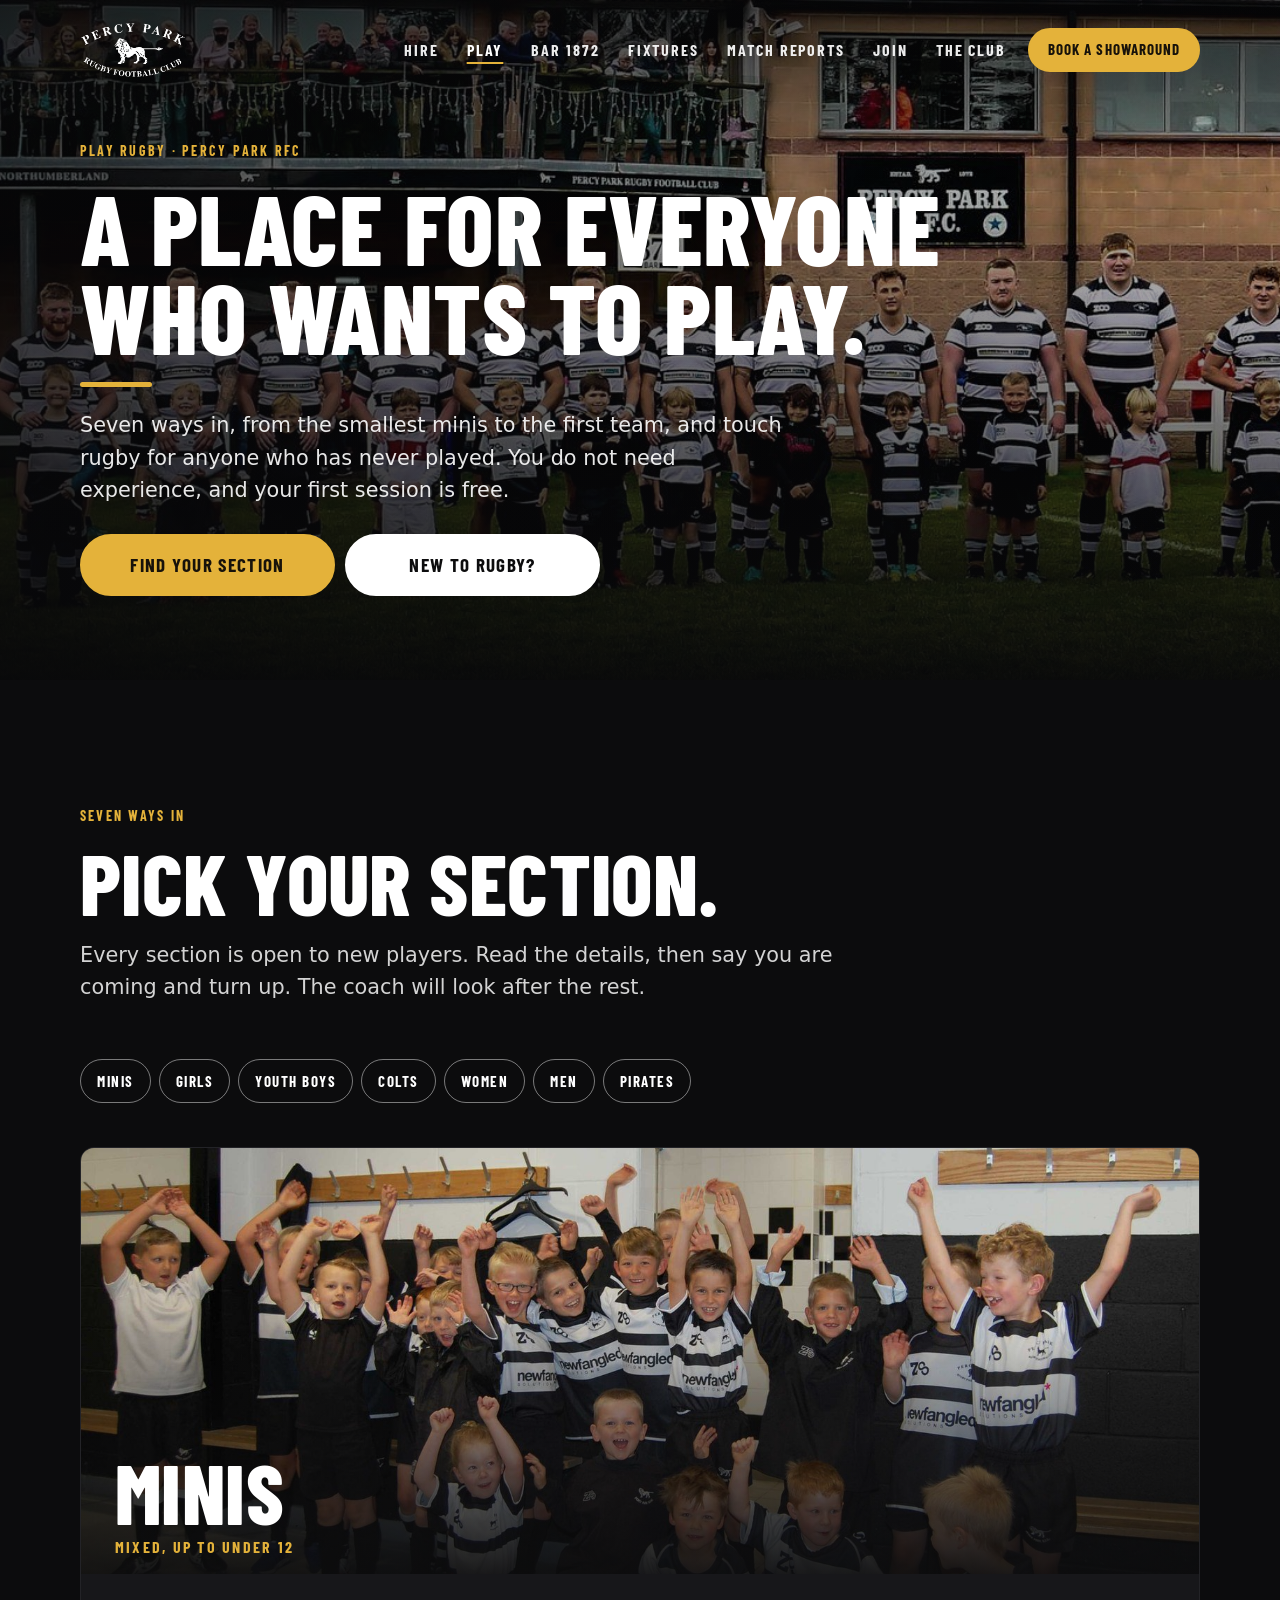
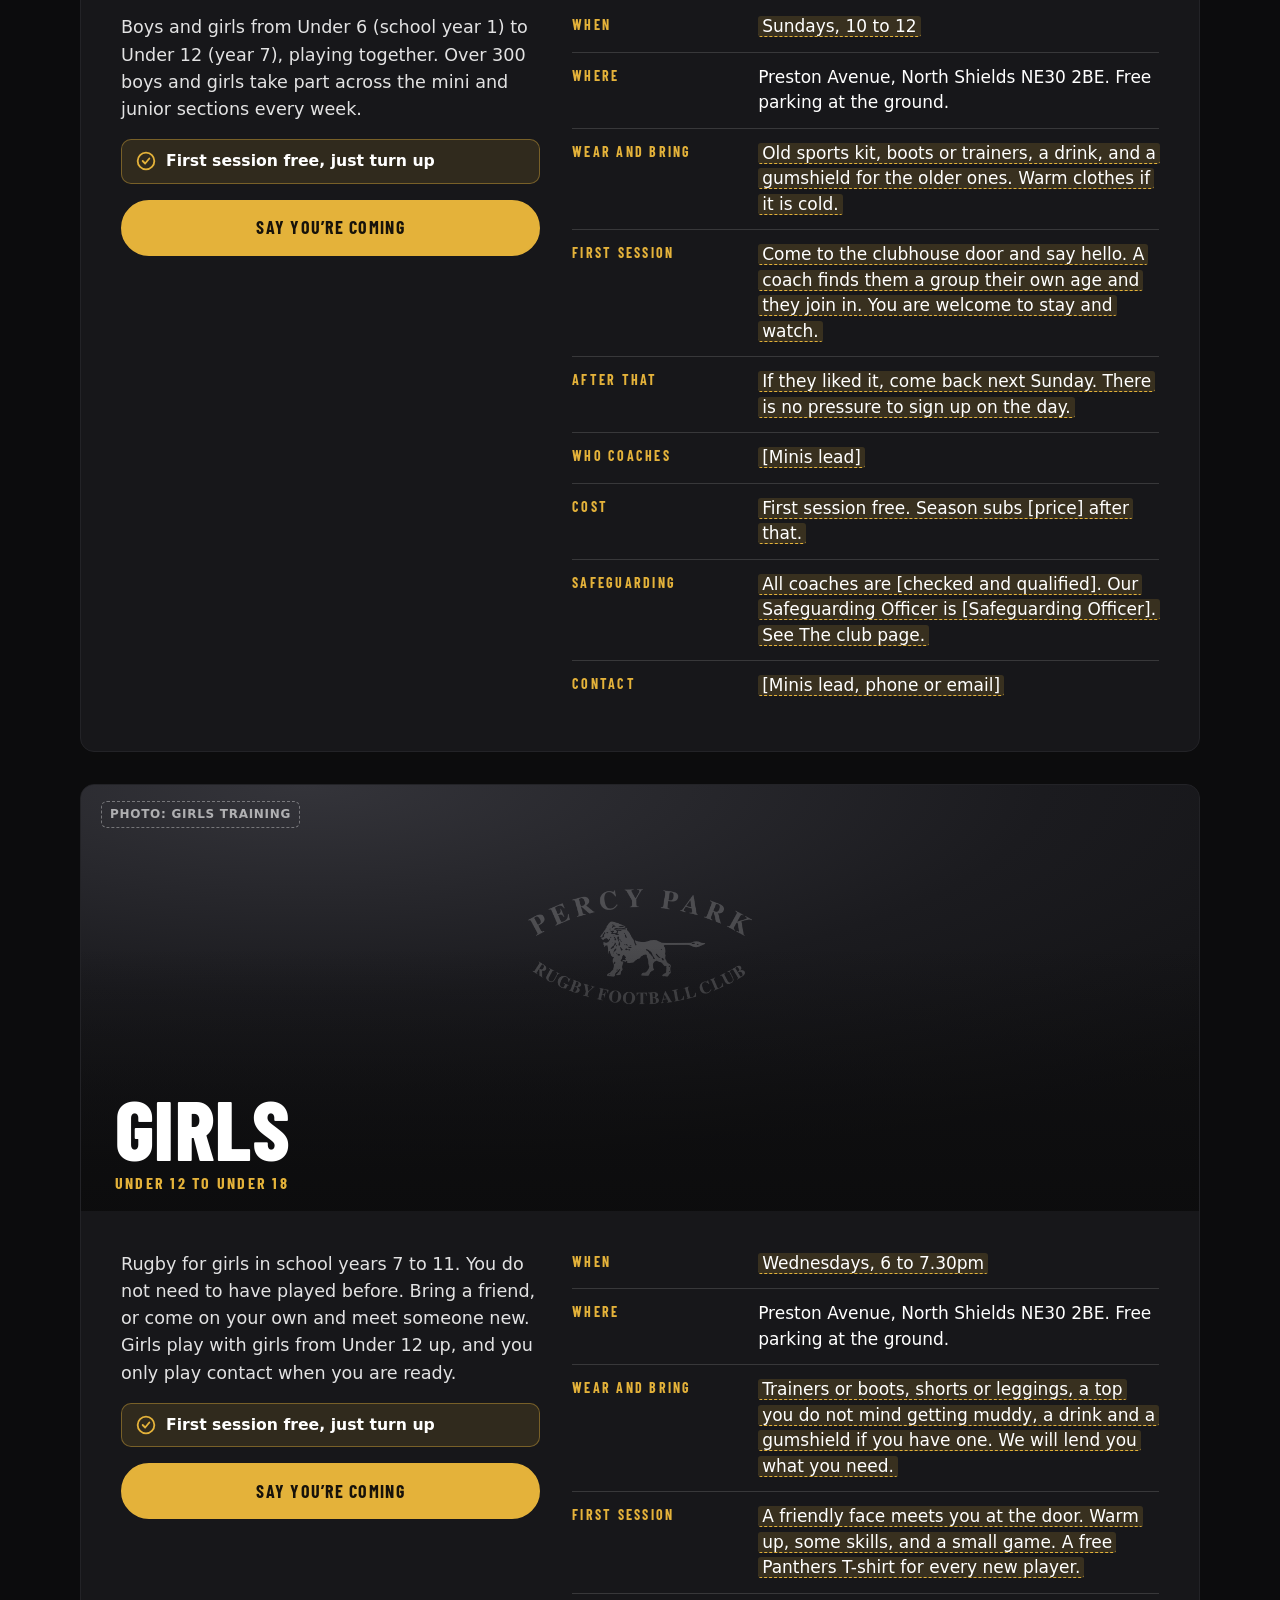
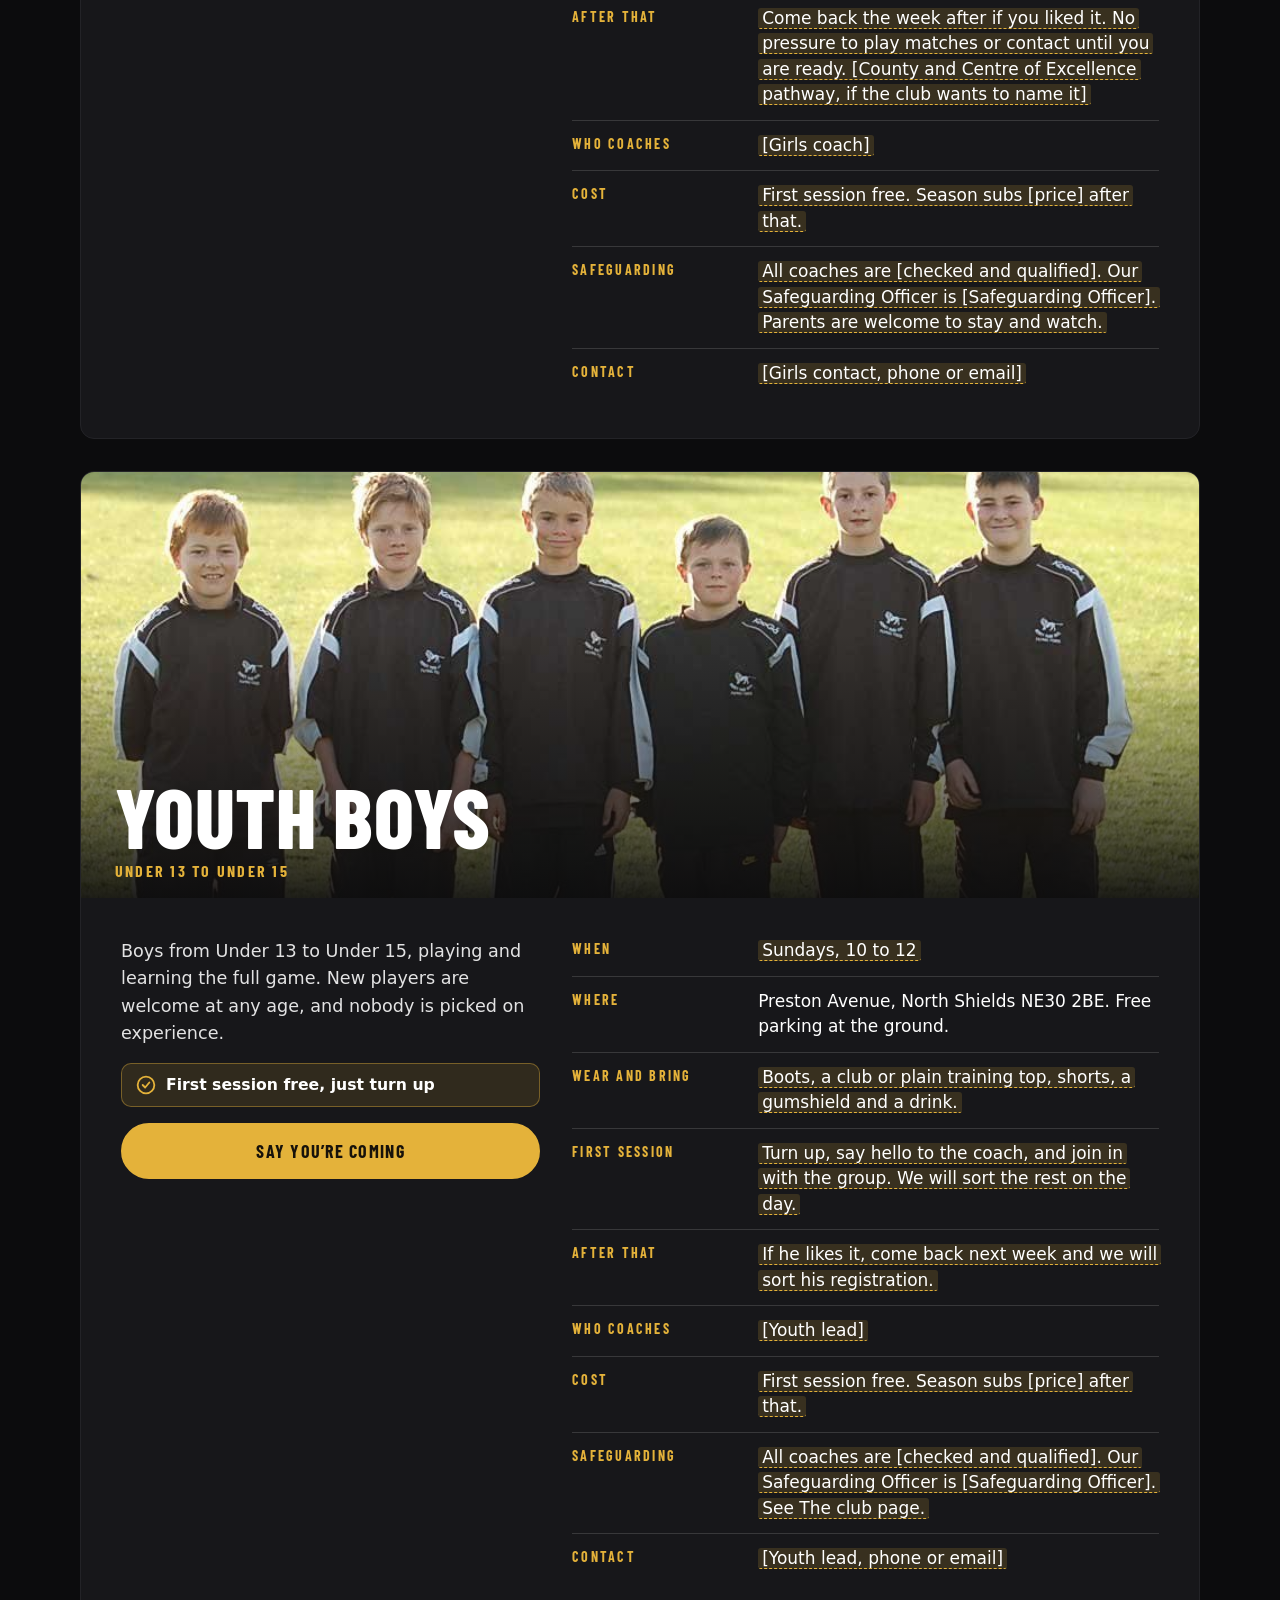
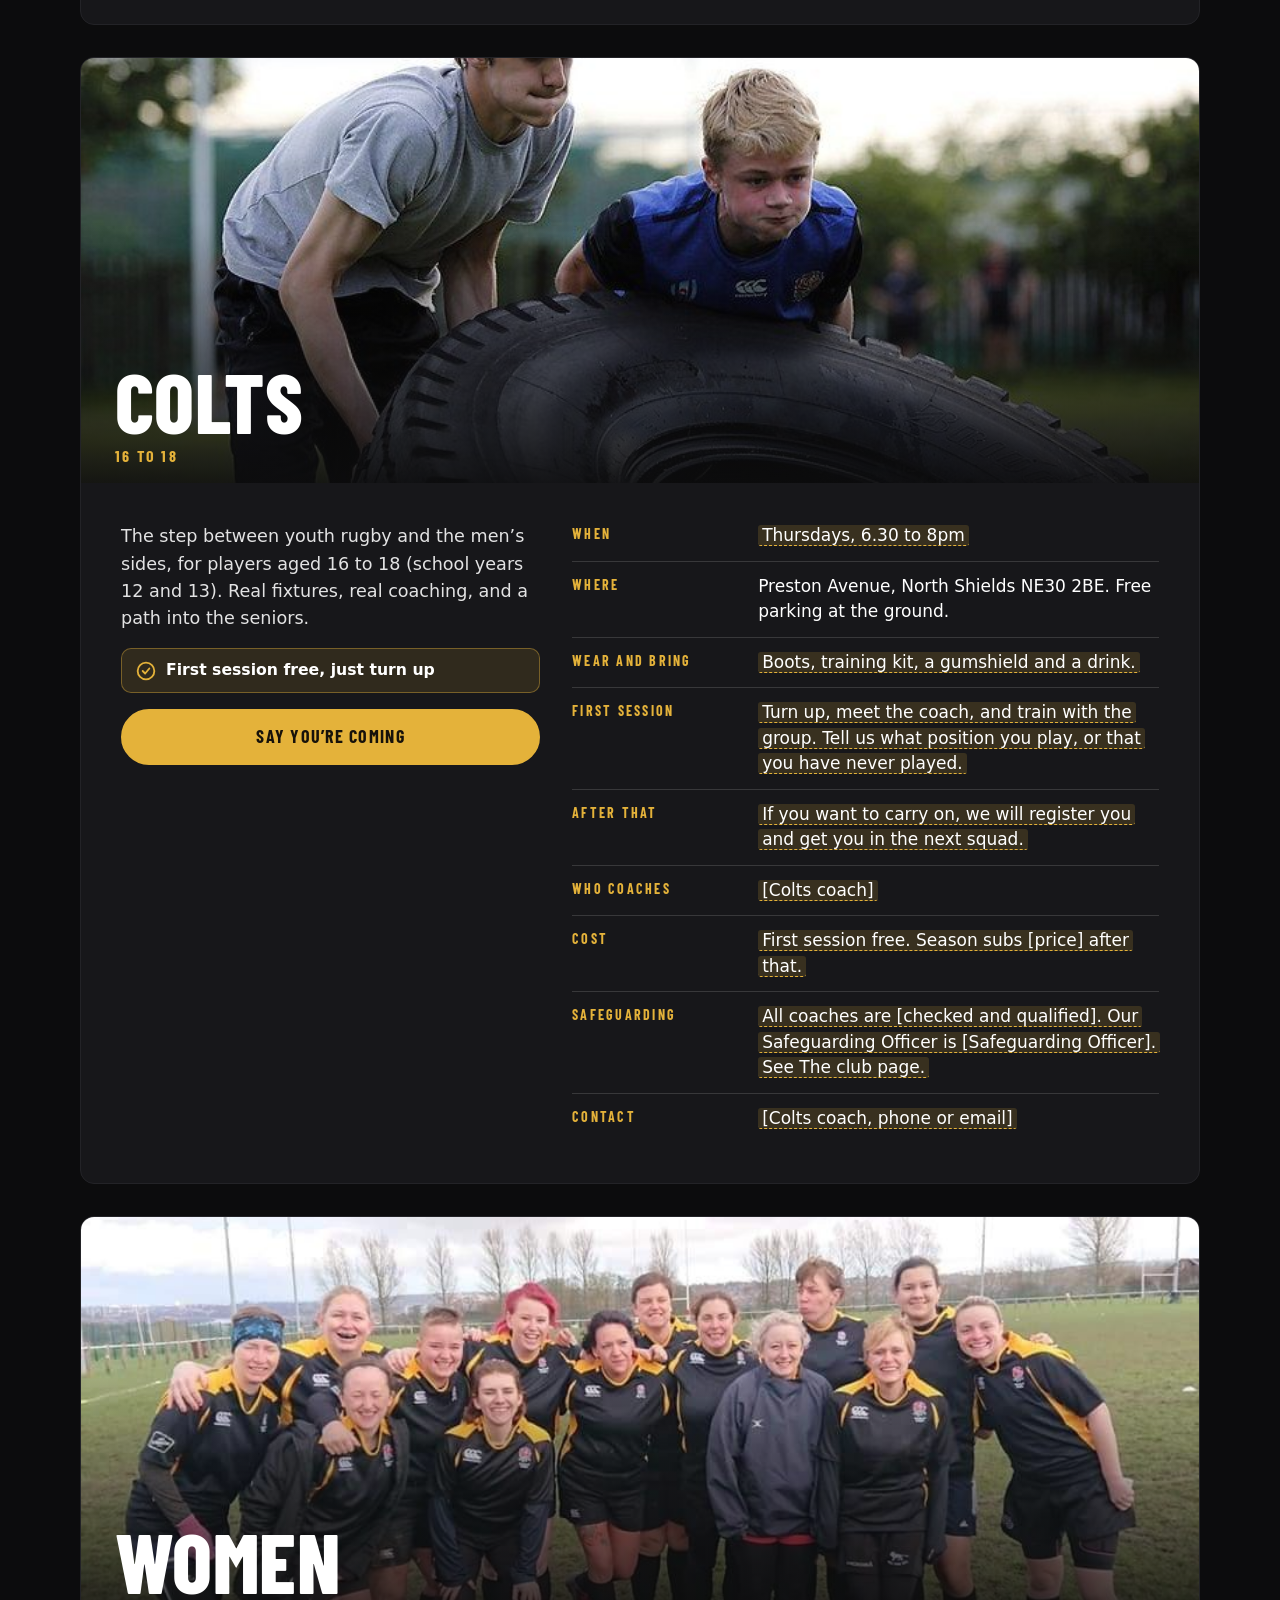
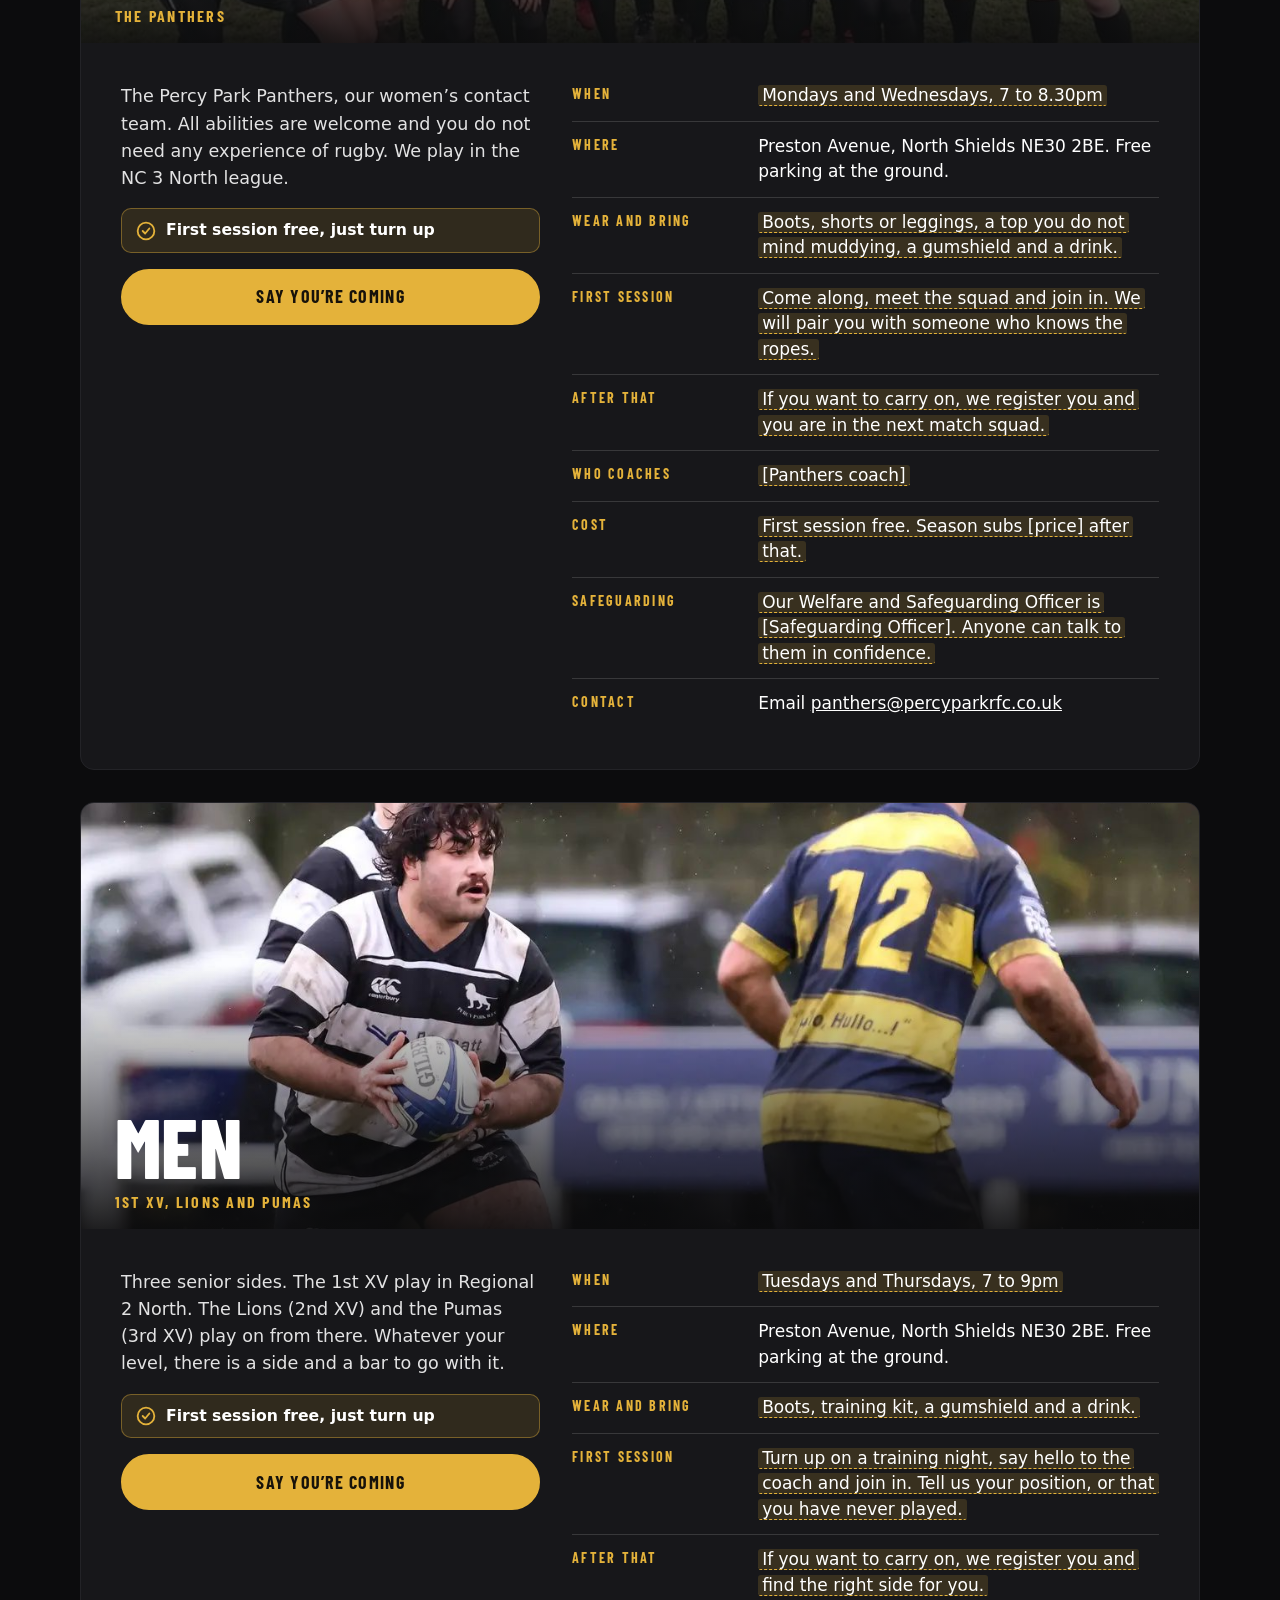
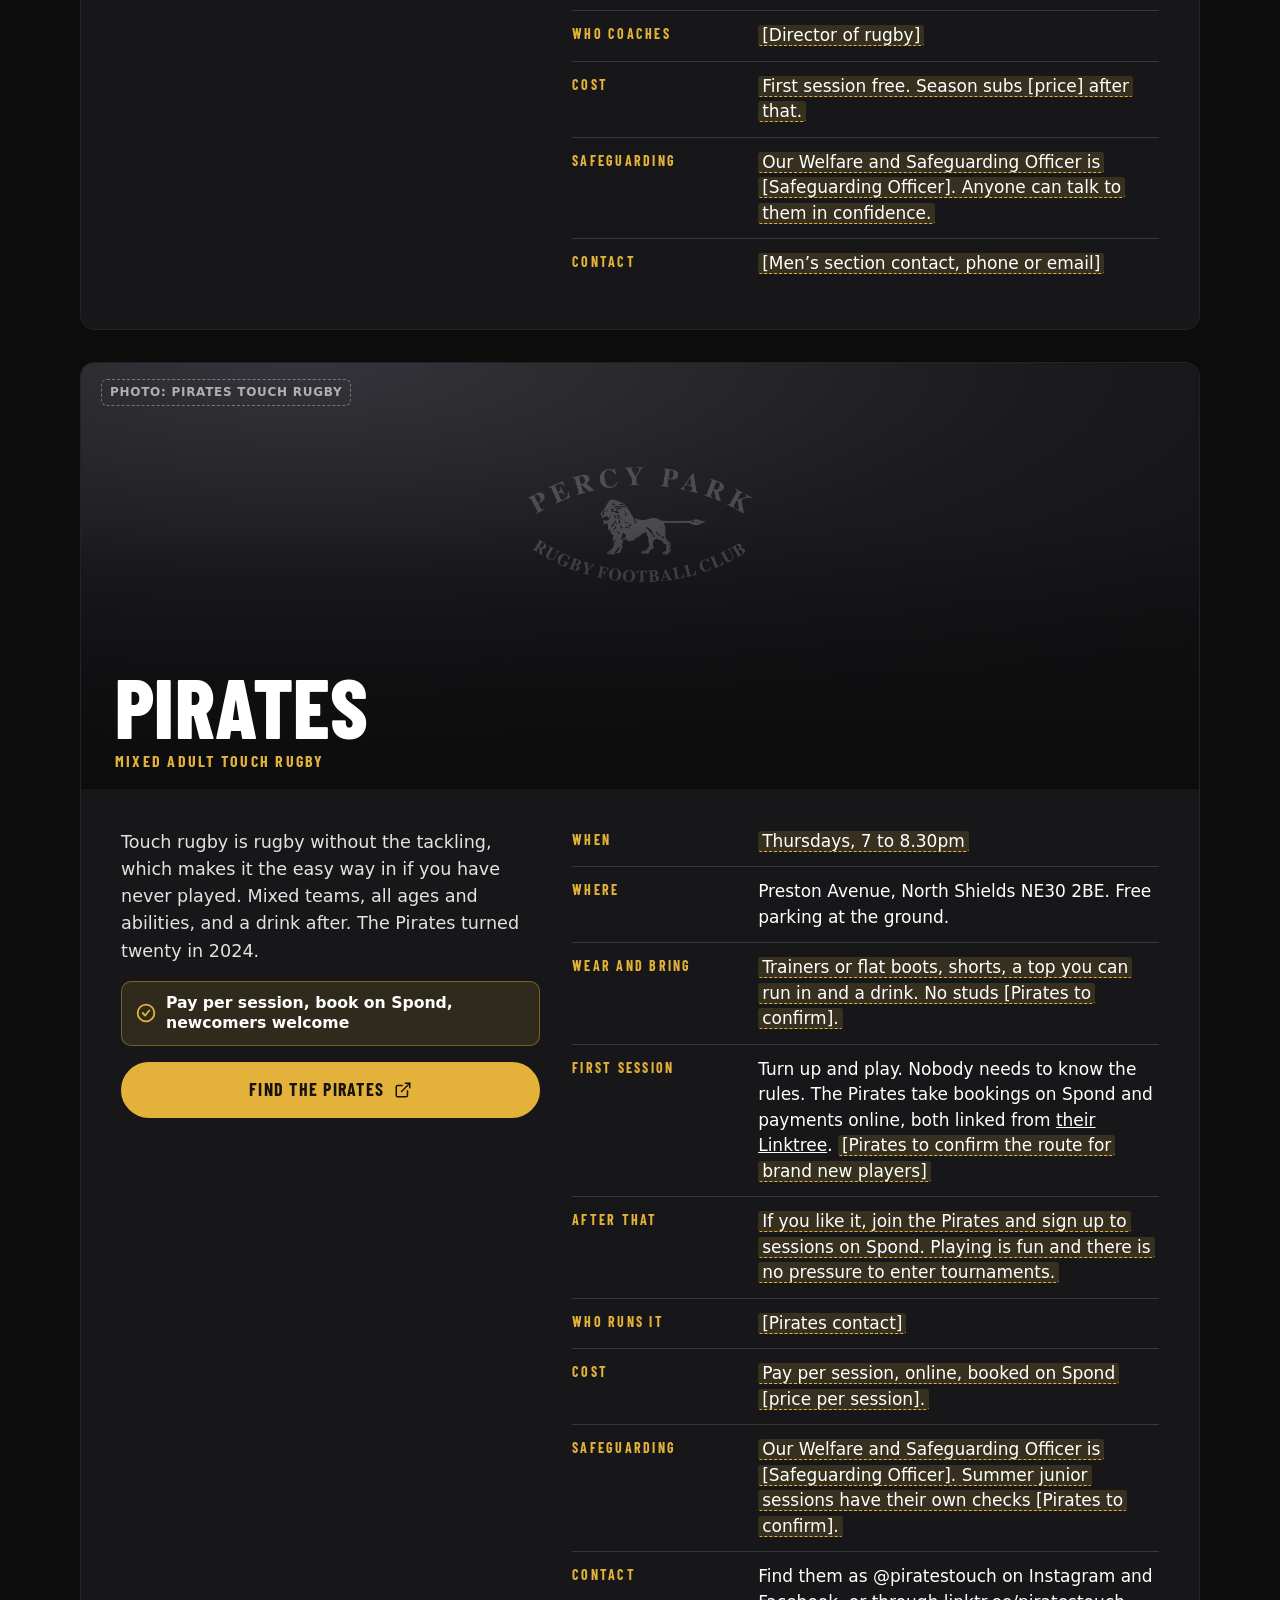
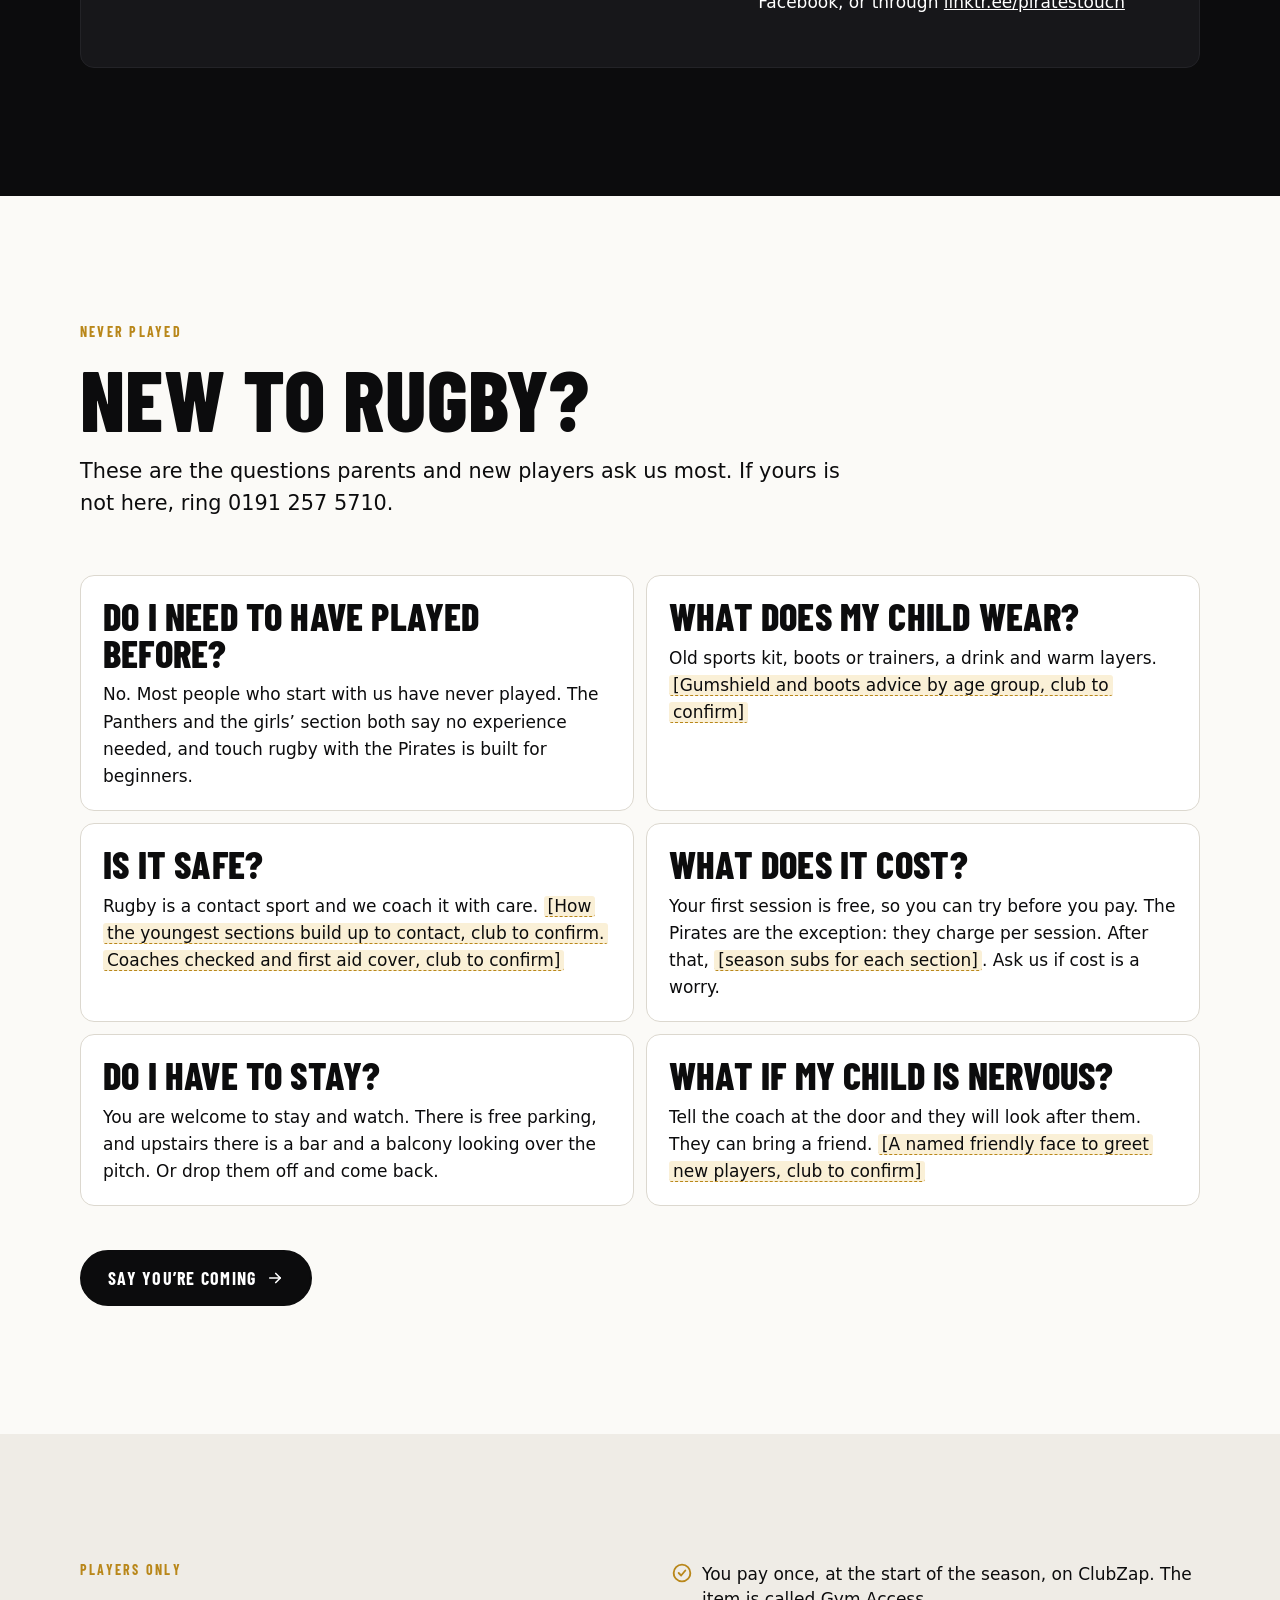
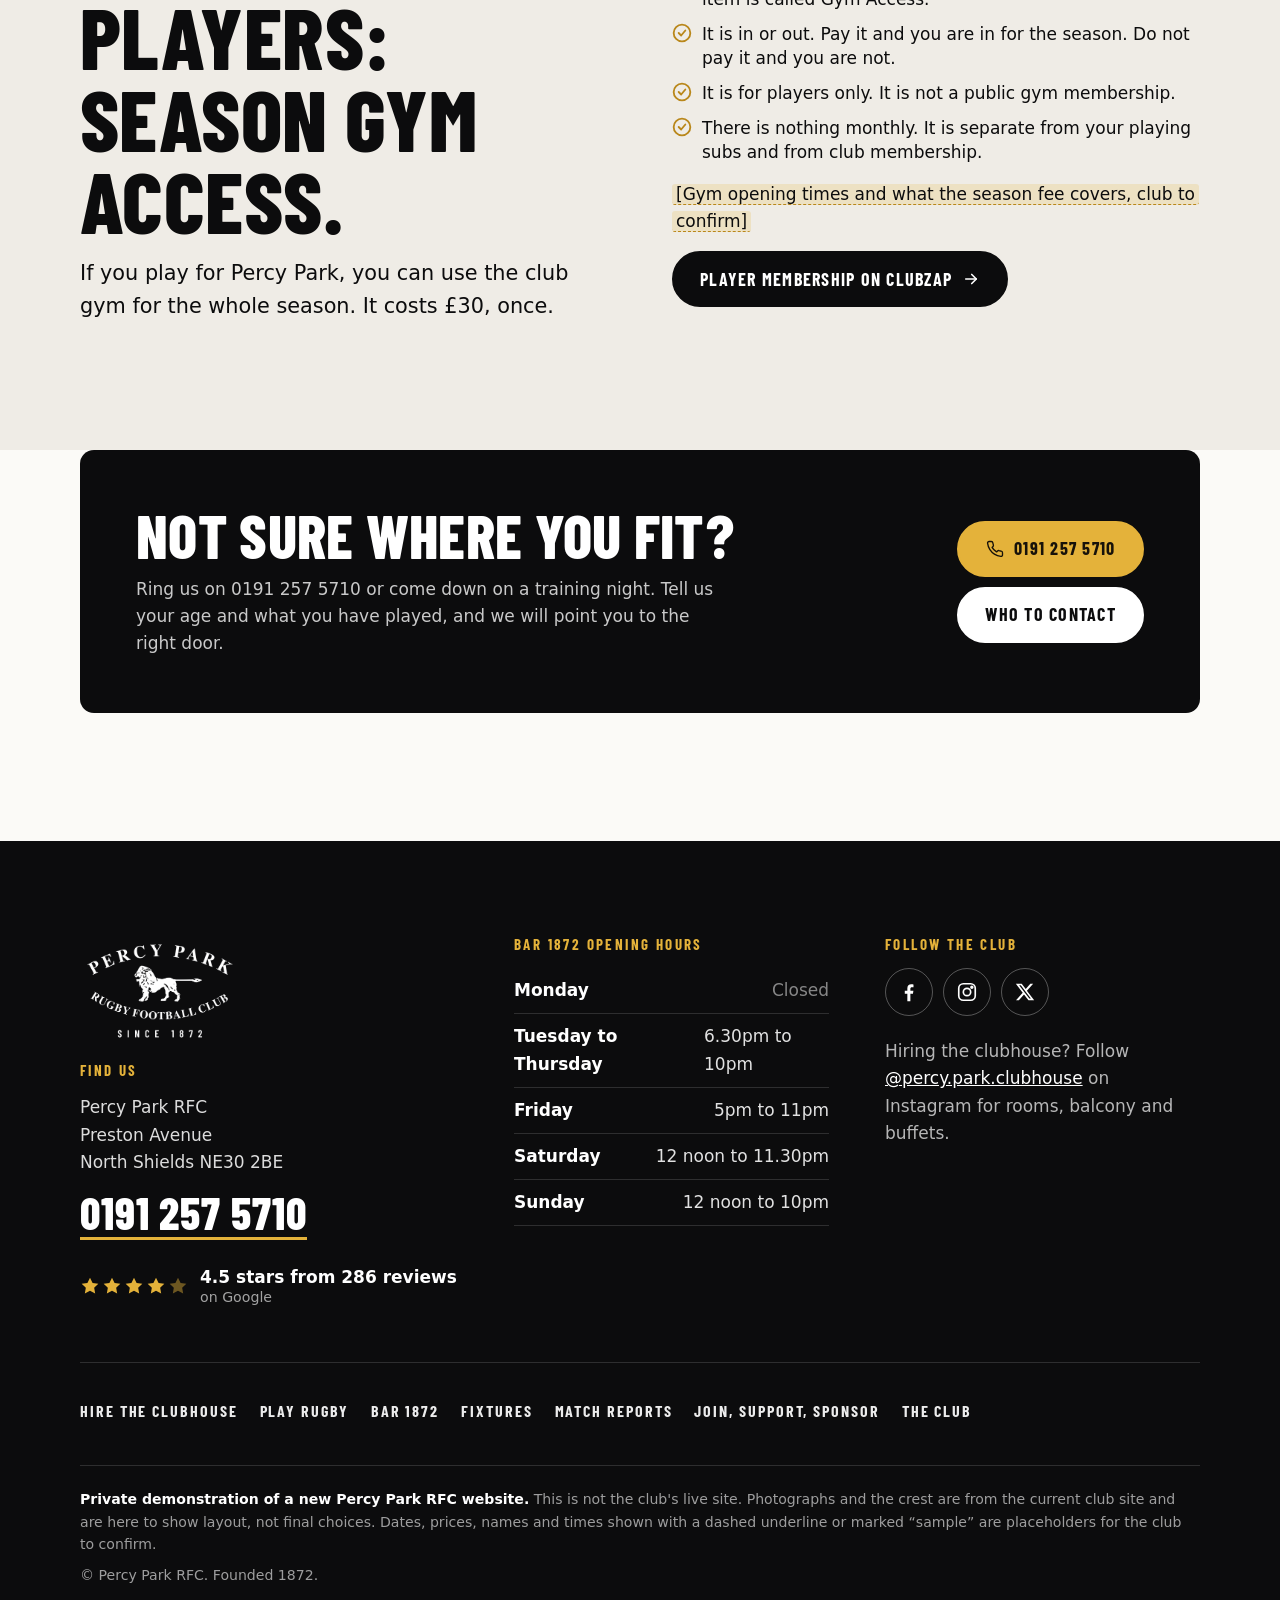
<file: play.html>
<!doctype html>
<html lang="en-GB">
<head>
<meta charset="utf-8">
<meta name="viewport" content="width=device-width, initial-scale=1">
<title>Play rugby | Percy Park RFC, North Shields</title>
<meta name="description" content="Rugby at Percy Park for every age: minis, girls, youth boys, colts, women, men and Pirates touch rugby. No experience needed and your first session is free.">
<meta property="og:type" content="website">
<meta property="og:site_name" content="Percy Park RFC">
<meta property="og:title" content="Play rugby | Percy Park RFC, North Shields">
<meta property="og:description" content="Rugby at Percy Park for every age: minis, girls, youth boys, colts, women, men and Pirates touch rugby. No experience needed and your first session is free.">
<meta property="og:image" content="https://percypark.paulmichaellove.com/img/og-image.jpg">
<meta property="og:image:width" content="1200">
<meta property="og:image:height" content="630">
<meta property="og:url" content="https://percypark.paulmichaellove.com/play.html">
<meta name="twitter:card" content="summary_large_image">
<meta name="twitter:title" content="Play rugby | Percy Park RFC, North Shields">
<meta name="twitter:description" content="Rugby at Percy Park for every age: minis, girls, youth boys, colts, women, men and Pirates touch rugby. No experience needed and your first session is free.">
<meta name="twitter:image" content="https://percypark.paulmichaellove.com/img/og-image.jpg">
<!-- PRIVATE DEMO. REMOVE AT LAUNCH: this noindex tag on every page, and robots.txt (Disallow: /). -->
<meta name="robots" content="noindex, nofollow">
<meta name="theme-color" content="#0c0c0d">
<link rel="icon" type="image/png" sizes="64x64" href="img/favicon.png">
<link rel="apple-touch-icon" sizes="180x180" href="img/apple-touch-icon.png">
<link rel="preconnect" href="https://fonts.googleapis.com">
<link rel="preconnect" href="https://fonts.gstatic.com" crossorigin>
<link href="https://fonts.googleapis.com/css2?family=Barlow+Condensed:wght@600;700;800&display=swap" rel="stylesheet">
<link rel="stylesheet" href="site.css">
</head>
<body>
<!-- SVG icon sprite (Lucide style, 24x24 strokes). Inline, no library. -->
<svg width="0" height="0" style="position:absolute" aria-hidden="true" focusable="false">
  <defs>
    <symbol id="i-users" viewBox="0 0 24 24" fill="none" stroke="currentColor" stroke-width="1.8" stroke-linecap="round" stroke-linejoin="round"><path d="M17 21v-2a4 4 0 0 0-4-4H5a4 4 0 0 0-4 4v2"/><circle cx="9" cy="7" r="4"/><path d="M23 21v-2a4 4 0 0 0-3-3.87"/><path d="M16 3.13a4 4 0 0 1 0 7.75"/></symbol>
    <symbol id="i-glass" viewBox="0 0 24 24" fill="none" stroke="currentColor" stroke-width="1.8" stroke-linecap="round" stroke-linejoin="round"><path d="M8 22h8"/><path d="M12 11v11"/><path d="m19 3-7 8-7-8Z"/></symbol>
    <symbol id="i-car" viewBox="0 0 24 24" fill="none" stroke="currentColor" stroke-width="1.8" stroke-linecap="round" stroke-linejoin="round"><path d="M19 17h2c.6 0 1-.4 1-1v-3c0-.9-.7-1.7-1.5-1.9C18.7 10.6 16 10 16 10s-1.3-1.4-2.2-2.3c-.5-.4-1.1-.7-1.8-.7H5c-.6 0-1.1.4-1.4.9l-1.4 2.9A3.7 3.7 0 0 0 2 12v4c0 .6.4 1 1 1h2"/><circle cx="7" cy="17" r="2"/><path d="M9 17h6"/><circle cx="17" cy="17" r="2"/></symbol>
    <symbol id="i-lift" viewBox="0 0 24 24" fill="none" stroke="currentColor" stroke-width="1.8" stroke-linecap="round" stroke-linejoin="round"><rect x="4" y="3" width="16" height="18" rx="2"/><path d="m9 10 3-3 3 3"/><path d="m9 14 3 3 3-3"/></symbol>
    <symbol id="i-balcony" viewBox="0 0 24 24" fill="none" stroke="currentColor" stroke-width="1.8" stroke-linecap="round" stroke-linejoin="round"><path d="M3 10h18"/><path d="M3 21V10"/><path d="M21 21V10"/><path d="M8 10v11"/><path d="M12 10v11"/><path d="M16 10v11"/><path d="M5 10V6a2 2 0 0 1 2-2h10a2 2 0 0 1 2 2v4"/></symbol>
    <symbol id="i-star" viewBox="0 0 24 24" fill="currentColor"><path d="m12 2 3.1 6.3 6.9 1-5 4.9 1.2 6.9L12 17.8 5.8 21.1 7 14.2 2 9.3l6.9-1z"/></symbol>
    <symbol id="i-pin" viewBox="0 0 24 24" fill="none" stroke="currentColor" stroke-width="1.8" stroke-linecap="round" stroke-linejoin="round"><path d="M20 10c0 6-8 12-8 12S4 16 4 10a8 8 0 0 1 16 0Z"/><circle cx="12" cy="10" r="3"/></symbol>
    <symbol id="i-user" viewBox="0 0 24 24" fill="none" stroke="currentColor" stroke-width="1.8" stroke-linecap="round" stroke-linejoin="round"><circle cx="12" cy="8" r="4"/><path d="M4 21a8 8 0 0 1 16 0"/></symbol>
    <symbol id="i-arrow" viewBox="0 0 24 24" fill="none" stroke="currentColor" stroke-width="2.2" stroke-linecap="round" stroke-linejoin="round"><path d="M5 12h14"/><path d="m13 6 6 6-6 6"/></symbol>
    <symbol id="i-check" viewBox="0 0 24 24" fill="none" stroke="currentColor" stroke-width="2.2" stroke-linecap="round" stroke-linejoin="round"><circle cx="12" cy="12" r="10"/><path d="m8 12 3 3 5-6"/></symbol>
    <symbol id="i-phone" viewBox="0 0 24 24" fill="none" stroke="currentColor" stroke-width="1.8" stroke-linecap="round" stroke-linejoin="round"><path d="M22 16.9v3a2 2 0 0 1-2.2 2 19.8 19.8 0 0 1-8.6-3.1 19.5 19.5 0 0 1-6-6A19.8 19.8 0 0 1 2.1 4.2 2 2 0 0 1 4.1 2h3a2 2 0 0 1 2 1.7c.1 1 .4 1.9.7 2.8a2 2 0 0 1-.5 2.1L8.1 9.9a16 16 0 0 0 6 6l1.3-1.3a2 2 0 0 1 2.1-.4c.9.3 1.8.6 2.8.7a2 2 0 0 1 1.7 2Z"/></symbol>
    <symbol id="i-fb" viewBox="0 0 24 24" fill="currentColor"><path d="M13.5 22v-8.2h2.8l.5-3.3h-3.3V8.4c0-1 .4-1.7 1.8-1.7h1.6V3.8c-.3 0-1.3-.2-2.5-.2-2.5 0-4.2 1.5-4.2 4.3v2.6H7.4v3.3h2.8V22z"/></symbol>
    <symbol id="i-ig" viewBox="0 0 24 24" fill="none" stroke="currentColor" stroke-width="1.8" stroke-linecap="round" stroke-linejoin="round"><rect x="3" y="3" width="18" height="18" rx="5"/><circle cx="12" cy="12" r="4"/><circle cx="17.3" cy="6.7" r="1" fill="currentColor"/></symbol>
    <symbol id="i-x" viewBox="0 0 24 24" fill="currentColor"><path d="M17.8 3h3.1l-6.8 7.7L22 21h-6.2l-4.9-6.3L5.3 21H2.2l7.3-8.3L2 3h6.4l4.4 5.8zm-1.1 16.2h1.7L7.4 4.7H5.6z"/></symbol>
    <symbol id="i-trophy" viewBox="0 0 24 24" fill="none" stroke="currentColor" stroke-width="1.8" stroke-linecap="round" stroke-linejoin="round"><path d="M6 9H4.5a2.5 2.5 0 0 1 0-5H6"/><path d="M18 9h1.5a2.5 2.5 0 0 0 0-5H18"/><path d="M4 22h16"/><path d="M10 14.66V17c0 .55-.47.98-.97 1.21C7.85 18.75 7 20.24 7 22"/><path d="M14 14.66V17c0 .55.47.98.97 1.21C16.15 18.75 17 20.24 17 22"/><path d="M18 2H6v7a6 6 0 0 0 12 0V2Z"/></symbol>
    <symbol id="i-mail" viewBox="0 0 24 24" fill="none" stroke="currentColor" stroke-width="1.8" stroke-linecap="round" stroke-linejoin="round"><rect x="2" y="4" width="20" height="16" rx="2"/><path d="m22 7-10 6L2 7"/></symbol>
    <symbol id="i-cal" viewBox="0 0 24 24" fill="none" stroke="currentColor" stroke-width="1.8" stroke-linecap="round" stroke-linejoin="round"><rect x="3" y="4" width="18" height="18" rx="2"/><path d="M16 2v4M8 2v4M3 10h18"/></symbol>
    <symbol id="i-shield" viewBox="0 0 24 24" fill="none" stroke="currentColor" stroke-width="1.8" stroke-linecap="round" stroke-linejoin="round"><path d="M12 22s8-4 8-10V5l-8-3-8 3v7c0 6 8 10 8 10Z"/></symbol>
    <symbol id="i-heart" viewBox="0 0 24 24" fill="none" stroke="currentColor" stroke-width="1.8" stroke-linecap="round" stroke-linejoin="round"><path d="M19 14c1.5-1.5 3-3.2 3-5.5A5.5 5.5 0 0 0 16.5 3c-1.8 0-3 .5-4.5 2-1.5-1.5-2.7-2-4.5-2A5.5 5.5 0 0 0 2 8.5c0 2.3 1.5 4 3 5.5l7 7Z"/></symbol>
    <symbol id="i-tv" viewBox="0 0 24 24" fill="none" stroke="currentColor" stroke-width="1.8" stroke-linecap="round" stroke-linejoin="round"><rect x="2" y="7" width="20" height="15" rx="2"/><path d="m17 2-5 5-5-5"/></symbol>
    <symbol id="i-clock" viewBox="0 0 24 24" fill="none" stroke="currentColor" stroke-width="1.8" stroke-linecap="round" stroke-linejoin="round"><circle cx="12" cy="12" r="10"/><path d="M12 6v6l4 2"/></symbol>
    <symbol id="i-ext"viewBox="0 0 24 24" fill="none" stroke="currentColor" stroke-width="2" stroke-linecap="round" stroke-linejoin="round"><path d="M15 3h6v6"/><path d="M10 14 21 3"/><path d="M18 13v6a2 2 0 0 1-2 2H5a2 2 0 0 1-2-2V8a2 2 0 0 1 2-2h6"/></symbol>
  </defs>
</svg>
<a class="skip" href="#main">Skip to content</a>
<header class="nav">
  <div class="wrap">
    <a href="index.html" aria-label="Percy Park RFC, home"><img class="crest" src="img/crest-clean.png" alt="Percy Park RFC crest" width="1600" height="847"></a>
    <nav aria-label="Main">
      <ul>
        <li><a class="l" href="hire.html">Hire</a></li>
        <li><a class="l" href="play.html" aria-current="page">Play</a></li>
        <li class="hide-s"><a class="l" href="bar.html">Bar 1872</a></li>
        <li class="hide-s"><a class="l" href="fixtures.html">Fixtures</a></li>
        <li class="hide-s"><a class="l" href="reports.html">Match reports</a></li>
        <li><a class="l" href="join.html">Join</a></li>
        <li class="hide-s"><a class="l" href="club.html">The club</a></li>
        <li class="hide-s"><a class="btn btn-gold" href="hire.html#showaround">Book a showaround</a></li>
        <li class="more-li"><details class="more"><summary>More</summary><div class="panel"><a href="bar.html">Bar 1872</a><a href="fixtures.html">Fixtures</a><a href="reports.html">Match reports</a><a href="club.html">The club</a><a href="hire.html#showaround">Book a showaround</a></div></details></li>
      </ul>
    </nav>
  </div>
</header>

<main id="main">
<!--
  PLAY PAGE. Seven sections of the same size and shape, in this order: Minis, Girls, Youth boys, Colts, Women, Men, Pirates touch.
  REAL: the age groups, the league names (1st XV Regional 2 North on the homepage), Panthers address, Pirates facts (see the comment inside that section), the Sunday 10 to 12 mini and junior session (club's Come and Play page).
  PLACEHOLDER: every day and time not named above, every cost, coach and contact name, what to wear, what happens at a first session, all safeguarding wording, the girls photo and the Pirates photo.
  The Tough Love Gym banner is deliberately NOT on this page: the season gym access note below must never sit beside it.
-->

<section class="hero short" aria-labelledby="h1">
  <div class="bg"><img src="img/matchday-wide.jpg" alt="The Percy Park first team lined up in black and white hoops with young mascots, the balcony full of supporters behind" width="1600" height="581" fetchpriority="high" style="--pos:50% 60%"></div>
  <div class="wrap">
    <p class="eyebrow">Play rugby &middot; Percy Park RFC</p>
    <h1 id="h1"><span>A place for everyone</span><span class="l2">who wants to play.</span></h1>
    <div class="rule" aria-hidden="true"></div>
    <p class="lede">Seven ways in, from the smallest minis to the first team, and touch rugby for anyone who has never played. You do not need experience, and your first session is free.</p>
    <div class="ctas">
      <a class="btn btn-gold" href="#minis">Find your section</a>
      <a class="btn btn-white" href="#new-to-rugby">New to rugby?</a>
    </div>
  </div>
</section>

<section class="section dark play" aria-labelledby="ways-h">
  <div class="wrap">
    <div class="section-head">
      <p class="eyebrow">Seven ways in</p>
      <h2 id="ways-h">Pick your section.</h2>
      <p class="lede">Every section is open to new players. Read the details, then say you are coming and turn up. The coach will look after the rest.</p>
    </div>
    <nav class="jump" aria-label="Sections"><a href="#minis">Minis</a><a href="#girls">Girls</a><a href="#youth">Youth boys</a><a href="#colts">Colts</a><a href="#women">Women</a><a href="#men">Men</a><a href="#pirates">Pirates</a></nav>
    
    <!-- Source: club's own Come and Play page: boys and girls from Under 6 (year 1) to Under 12 (year 7), over 300 taking part each week, training Sundays 10 to 12. All other lines are placeholders. -->
    <article class="team" id="minis" data-team="minis" aria-labelledby="h-minis">
      <div class="pic"><img src="img/play-minis.jpg" alt="Young minis cheering together in the changing room" width="1600" height="933" loading="lazy" style="--pos:50% 35%"><div class="t"><h2 id="h-minis">Minis</h2><p class="age">Mixed, up to Under 12</p></div></div>
      <div class="body">
        <div class="lead">
          <p class="sum">Boys and girls from Under 6 (school year 1) to Under 12 (year 7), playing together. Over 300 boys and girls take part across the mini and junior sections every week.</p>
          <p class="free"><svg aria-hidden="true"><use href="#i-check"/></svg>First session free, just turn up</p>
          <details class="come" id="come-minis">
            <summary class="btn btn-gold btn-block">Say you&rsquo;re coming</summary>
            <div class="come-form">
              <!-- STATIC FORM for the demo: shows a thank you and posts nowhere. The live form will post to the club's chosen address (the section lead, with a copy to the club inbox). -->
              <form class="form" data-demo-form data-thanks="We will let the coach know you are coming. See you at Preston Avenue." novalidate>
                <div class="field"><label for="n-minis">Name</label><input id="n-minis" name="name" type="text" autocomplete="name" required></div>
                <div class="field"><label for="a-minis">Age group</label><select id="a-minis" name="age_group" required><option value="minis" selected>Minis (mixed, up to Under 12)</option><option value="girls">Girls (Under 12 to Under 18)</option><option value="youth">Youth boys (Under 13 to Under 15)</option><option value="colts">Colts (16 to 18)</option><option value="women">Women, the Panthers</option><option value="men">Men</option><option value="pirates">Pirates touch rugby</option></select></div>
                <div class="field"><label for="p-minis">Phone</label><input id="p-minis" name="phone" type="tel" autocomplete="tel" required></div>
                <button class="btn btn-gold btn-block" type="submit">Send</button>
              </form>
            </div>
          </details>
        </div>
        <dl class="dl"><div><dt>When</dt><dd><span class="ph">Sundays, 10 to 12</span></dd></div><div><dt>Where</dt><dd>Preston Avenue, North Shields NE30 2BE. Free parking at the ground.</dd></div><div><dt>Wear and bring</dt><dd><span class="ph">Old sports kit, boots or trainers, a drink, and a gumshield for the older ones. Warm clothes if it is cold.</span></dd></div><div><dt>First session</dt><dd><span class="ph">Come to the clubhouse door and say hello. A coach finds them a group their own age and they join in. You are welcome to stay and watch.</span></dd></div><div><dt>After that</dt><dd><span class="ph">If they liked it, come back next Sunday. There is no pressure to sign up on the day.</span></dd></div><div><dt>Who coaches</dt><dd><span class="ph">[Minis lead]</span></dd></div><div><dt>Cost</dt><dd><span class="ph">First session free. Season subs [price] after that.</span></dd></div><div><dt>Safeguarding</dt><dd><span class="ph">All coaches are [checked and qualified]. Our Safeguarding Officer is [Safeguarding Officer]. See The club page.</span></dd></div><div><dt>Contact</dt><dd><span class="ph">[Minis lead, phone or email]</span></dd></div></dl>
      </div>
    </article>
    <!-- GIRLS. This section answers every item the RFU Growing the Girls' Game guide lists: day and time, where, what to wear and bring, what happens at the first session, what is expected after it,
             who the coach is, safeguarding, cost, and how to say you are coming. ALL of it is a placeholder for the club to confirm.
             Starting points from the notes: Wednesdays 6 to 7.30pm, school years 7 to 11, no experience needed, a free Panthers T-shirt at the first session and "bring a friend" (club recruitment posts, June 2026).
             The Wednesday time conflicts between sources (7pm end in some posts), so the club must confirm ONE timetable. The coach is deliberately not named: get the family's yes first.
             PHOTO NEEDED: there is no usable photo of the girls. Replace the dark crest block. Photos of under-18s need parental consent. -->
    <article class="team" id="girls" data-team="girls" aria-labelledby="h-girls">
      <div class="pic"><div class="nophoto" role="img" aria-label="Photo needed: girls training"><img src="img/crest-clean.png" alt=""><span>photo: girls training</span></div><div class="t"><h2 id="h-girls">Girls</h2><p class="age">Under 12 to Under 18</p></div></div>
      <div class="body">
        <div class="lead">
          <p class="sum">Rugby for girls in school years 7 to 11. You do not need to have played before. Bring a friend, or come on your own and meet someone new. Girls play with girls from Under 12 up, and you only play contact when you are ready.</p>
          <p class="free"><svg aria-hidden="true"><use href="#i-check"/></svg>First session free, just turn up</p>
          <details class="come" id="come-girls">
            <summary class="btn btn-gold btn-block">Say you&rsquo;re coming</summary>
            <div class="come-form">
              <!-- STATIC FORM for the demo: shows a thank you and posts nowhere. The live form will post to the club's chosen address (the section lead, with a copy to the club inbox). -->
              <form class="form" data-demo-form data-thanks="We will let the coach know you are coming. See you at Preston Avenue." novalidate>
                <div class="field"><label for="n-girls">Name</label><input id="n-girls" name="name" type="text" autocomplete="name" required></div>
                <div class="field"><label for="a-girls">Age group</label><select id="a-girls" name="age_group" required><option value="minis">Minis (mixed, up to Under 12)</option><option value="girls" selected>Girls (Under 12 to Under 18)</option><option value="youth">Youth boys (Under 13 to Under 15)</option><option value="colts">Colts (16 to 18)</option><option value="women">Women, the Panthers</option><option value="men">Men</option><option value="pirates">Pirates touch rugby</option></select></div>
                <div class="field"><label for="p-girls">Phone</label><input id="p-girls" name="phone" type="tel" autocomplete="tel" required></div>
                <button class="btn btn-gold btn-block" type="submit">Send</button>
              </form>
            </div>
          </details>
        </div>
        <dl class="dl"><div><dt>When</dt><dd><span class="ph">Wednesdays, 6 to 7.30pm</span></dd></div><div><dt>Where</dt><dd>Preston Avenue, North Shields NE30 2BE. Free parking at the ground.</dd></div><div><dt>Wear and bring</dt><dd><span class="ph">Trainers or boots, shorts or leggings, a top you do not mind getting muddy, a drink and a gumshield if you have one. We will lend you what you need.</span></dd></div><div><dt>First session</dt><dd><span class="ph">A friendly face meets you at the door. Warm up, some skills, and a small game. A free Panthers T-shirt for every new player.</span></dd></div><div><dt>After that</dt><dd><span class="ph">Come back the week after if you liked it. No pressure to play matches or contact until you are ready. [County and Centre of Excellence pathway, if the club wants to name it]</span></dd></div><div><dt>Who coaches</dt><dd><span class="ph">[Girls coach]</span></dd></div><div><dt>Cost</dt><dd><span class="ph">First session free. Season subs [price] after that.</span></dd></div><div><dt>Safeguarding</dt><dd><span class="ph">All coaches are [checked and qualified]. Our Safeguarding Officer is [Safeguarding Officer]. Parents are welcome to stay and watch.</span></dd></div><div><dt>Contact</dt><dd><span class="ph">[Girls contact, phone or email]</span></dd></div></dl>
      </div>
    </article>
    <!-- Source: club's own Come and Play page says the junior section trains Sundays 10 to 12. All other lines are placeholders. -->
    <article class="team" id="youth" data-team="youth" aria-labelledby="h-youth">
      <div class="pic"><img src="img/play-youth.jpg" alt="A row of Percy Park youth boys in club training tops" width="994" height="691" loading="lazy" style="--pos:50% 30%"><div class="t"><h2 id="h-youth">Youth boys</h2><p class="age">Under 13 to Under 15</p></div></div>
      <div class="body">
        <div class="lead">
          <p class="sum">Boys from Under 13 to Under 15, playing and learning the full game. New players are welcome at any age, and nobody is picked on experience.</p>
          <p class="free"><svg aria-hidden="true"><use href="#i-check"/></svg>First session free, just turn up</p>
          <details class="come" id="come-youth">
            <summary class="btn btn-gold btn-block">Say you&rsquo;re coming</summary>
            <div class="come-form">
              <!-- STATIC FORM for the demo: shows a thank you and posts nowhere. The live form will post to the club's chosen address (the section lead, with a copy to the club inbox). -->
              <form class="form" data-demo-form data-thanks="We will let the coach know you are coming. See you at Preston Avenue." novalidate>
                <div class="field"><label for="n-youth">Name</label><input id="n-youth" name="name" type="text" autocomplete="name" required></div>
                <div class="field"><label for="a-youth">Age group</label><select id="a-youth" name="age_group" required><option value="minis">Minis (mixed, up to Under 12)</option><option value="girls">Girls (Under 12 to Under 18)</option><option value="youth" selected>Youth boys (Under 13 to Under 15)</option><option value="colts">Colts (16 to 18)</option><option value="women">Women, the Panthers</option><option value="men">Men</option><option value="pirates">Pirates touch rugby</option></select></div>
                <div class="field"><label for="p-youth">Phone</label><input id="p-youth" name="phone" type="tel" autocomplete="tel" required></div>
                <button class="btn btn-gold btn-block" type="submit">Send</button>
              </form>
            </div>
          </details>
        </div>
        <dl class="dl"><div><dt>When</dt><dd><span class="ph">Sundays, 10 to 12</span></dd></div><div><dt>Where</dt><dd>Preston Avenue, North Shields NE30 2BE. Free parking at the ground.</dd></div><div><dt>Wear and bring</dt><dd><span class="ph">Boots, a club or plain training top, shorts, a gumshield and a drink.</span></dd></div><div><dt>First session</dt><dd><span class="ph">Turn up, say hello to the coach, and join in with the group. We will sort the rest on the day.</span></dd></div><div><dt>After that</dt><dd><span class="ph">If he likes it, come back next week and we will sort his registration.</span></dd></div><div><dt>Who coaches</dt><dd><span class="ph">[Youth lead]</span></dd></div><div><dt>Cost</dt><dd><span class="ph">First session free. Season subs [price] after that.</span></dd></div><div><dt>Safeguarding</dt><dd><span class="ph">All coaches are [checked and qualified]. Our Safeguarding Officer is [Safeguarding Officer]. See The club page.</span></dd></div><div><dt>Contact</dt><dd><span class="ph">[Youth lead, phone or email]</span></dd></div></dl>
      </div>
    </article>
    <!-- Colts: the old site gives no training day or time. All lines are placeholders. -->
    <article class="team" id="colts" data-team="colts" aria-labelledby="h-colts">
      <div class="pic"><img src="img/play-colts.jpg" alt="Two young players flipping a tyre in training" width="800" height="564" loading="lazy" style="--pos:50% 40%"><div class="t"><h2 id="h-colts">Colts</h2><p class="age">16 to 18</p></div></div>
      <div class="body">
        <div class="lead">
          <p class="sum">The step between youth rugby and the men&rsquo;s sides, for players aged 16 to 18 (school years 12 and 13). Real fixtures, real coaching, and a path into the seniors.</p>
          <p class="free"><svg aria-hidden="true"><use href="#i-check"/></svg>First session free, just turn up</p>
          <details class="come" id="come-colts">
            <summary class="btn btn-gold btn-block">Say you&rsquo;re coming</summary>
            <div class="come-form">
              <!-- STATIC FORM for the demo: shows a thank you and posts nowhere. The live form will post to the club's chosen address (the section lead, with a copy to the club inbox). -->
              <form class="form" data-demo-form data-thanks="We will let the coach know you are coming. See you at Preston Avenue." novalidate>
                <div class="field"><label for="n-colts">Name</label><input id="n-colts" name="name" type="text" autocomplete="name" required></div>
                <div class="field"><label for="a-colts">Age group</label><select id="a-colts" name="age_group" required><option value="minis">Minis (mixed, up to Under 12)</option><option value="girls">Girls (Under 12 to Under 18)</option><option value="youth">Youth boys (Under 13 to Under 15)</option><option value="colts" selected>Colts (16 to 18)</option><option value="women">Women, the Panthers</option><option value="men">Men</option><option value="pirates">Pirates touch rugby</option></select></div>
                <div class="field"><label for="p-colts">Phone</label><input id="p-colts" name="phone" type="tel" autocomplete="tel" required></div>
                <button class="btn btn-gold btn-block" type="submit">Send</button>
              </form>
            </div>
          </details>
        </div>
        <dl class="dl"><div><dt>When</dt><dd><span class="ph">Thursdays, 6.30 to 8pm</span></dd></div><div><dt>Where</dt><dd>Preston Avenue, North Shields NE30 2BE. Free parking at the ground.</dd></div><div><dt>Wear and bring</dt><dd><span class="ph">Boots, training kit, a gumshield and a drink.</span></dd></div><div><dt>First session</dt><dd><span class="ph">Turn up, meet the coach, and train with the group. Tell us what position you play, or that you have never played.</span></dd></div><div><dt>After that</dt><dd><span class="ph">If you want to carry on, we will register you and get you in the next squad.</span></dd></div><div><dt>Who coaches</dt><dd><span class="ph">[Colts coach]</span></dd></div><div><dt>Cost</dt><dd><span class="ph">First session free. Season subs [price] after that.</span></dd></div><div><dt>Safeguarding</dt><dd><span class="ph">All coaches are [checked and qualified]. Our Safeguarding Officer is [Safeguarding Officer]. See The club page.</span></dd></div><div><dt>Contact</dt><dd><span class="ph">[Colts coach, phone or email]</span></dd></div></dl>
      </div>
    </article>
    <!-- Source: the club's own Panthers page: contact team for ages 17+ (the Come and Play page says over 18s), all abilities, no experience needed, NC3 North league, panthers@percyparkrfc.co.uk. The club's two pages disagree on the training days (Monday and Wednesday against Wednesday), so the time stays a placeholder. -->
    <article class="team" id="women" data-team="women" aria-labelledby="h-women">
      <div class="pic"><img src="img/play-women.jpg" alt="The Percy Park Panthers women's squad together after a game" width="960" height="540" loading="lazy" style="--pos:50% 40%"><div class="t"><h2 id="h-women">Women</h2><p class="age">The Panthers</p></div></div>
      <div class="body">
        <div class="lead">
          <p class="sum">The Percy Park Panthers, our women&rsquo;s contact team. All abilities are welcome and you do not need any experience of rugby. We play in the NC 3 North league.</p>
          <p class="free"><svg aria-hidden="true"><use href="#i-check"/></svg>First session free, just turn up</p>
          <details class="come" id="come-women">
            <summary class="btn btn-gold btn-block">Say you&rsquo;re coming</summary>
            <div class="come-form">
              <!-- STATIC FORM for the demo: shows a thank you and posts nowhere. The live form will post to the club's chosen address (the section lead, with a copy to the club inbox). -->
              <form class="form" data-demo-form data-thanks="We will let the coach know you are coming. See you at Preston Avenue." novalidate>
                <div class="field"><label for="n-women">Name</label><input id="n-women" name="name" type="text" autocomplete="name" required></div>
                <div class="field"><label for="a-women">Age group</label><select id="a-women" name="age_group" required><option value="minis">Minis (mixed, up to Under 12)</option><option value="girls">Girls (Under 12 to Under 18)</option><option value="youth">Youth boys (Under 13 to Under 15)</option><option value="colts">Colts (16 to 18)</option><option value="women" selected>Women, the Panthers</option><option value="men">Men</option><option value="pirates">Pirates touch rugby</option></select></div>
                <div class="field"><label for="p-women">Phone</label><input id="p-women" name="phone" type="tel" autocomplete="tel" required></div>
                <button class="btn btn-gold btn-block" type="submit">Send</button>
              </form>
            </div>
          </details>
        </div>
        <dl class="dl"><div><dt>When</dt><dd><span class="ph">Mondays and Wednesdays, 7 to 8.30pm</span></dd></div><div><dt>Where</dt><dd>Preston Avenue, North Shields NE30 2BE. Free parking at the ground.</dd></div><div><dt>Wear and bring</dt><dd><span class="ph">Boots, shorts or leggings, a top you do not mind muddying, a gumshield and a drink.</span></dd></div><div><dt>First session</dt><dd><span class="ph">Come along, meet the squad and join in. We will pair you with someone who knows the ropes.</span></dd></div><div><dt>After that</dt><dd><span class="ph">If you want to carry on, we register you and you are in the next match squad.</span></dd></div><div><dt>Who coaches</dt><dd><span class="ph">[Panthers coach]</span></dd></div><div><dt>Cost</dt><dd><span class="ph">First session free. Season subs [price] after that.</span></dd></div><div><dt>Safeguarding</dt><dd><span class="ph">Our Welfare and Safeguarding Officer is [Safeguarding Officer]. Anyone can talk to them in confidence.</span></dd></div><div><dt>Contact</dt><dd>Email <a href="mailto:panthers@percyparkrfc.co.uk">panthers@percyparkrfc.co.uk</a></dd></div></dl>
      </div>
    </article>
    <!-- Source: the club's own homepage (1st XV in Regional 2 North; Lions in Counties 3 North East (North)) and the Come and Play page (three senior sides, Tuesday and Thursday 7 to 9pm). The Come and Play page says Regional 1 North, which contradicts the homepage; the homepage is used, as the club must confirm. -->
    <article class="team" id="men" data-team="men" aria-labelledby="h-men">
      <div class="pic"><img src="img/play-men.jpg" alt="A Percy Park forward carrying the ball in a match" width="1337" height="960" loading="lazy" style="--pos:50% 30%"><div class="t"><h2 id="h-men">Men</h2><p class="age">1st XV, Lions and Pumas</p></div></div>
      <div class="body">
        <div class="lead">
          <p class="sum">Three senior sides. The 1st XV play in Regional 2 North. The Lions (2nd XV) and the Pumas (3rd XV) play on from there. Whatever your level, there is a side and a bar to go with it.</p>
          <p class="free"><svg aria-hidden="true"><use href="#i-check"/></svg>First session free, just turn up</p>
          <details class="come" id="come-men">
            <summary class="btn btn-gold btn-block">Say you&rsquo;re coming</summary>
            <div class="come-form">
              <!-- STATIC FORM for the demo: shows a thank you and posts nowhere. The live form will post to the club's chosen address (the section lead, with a copy to the club inbox). -->
              <form class="form" data-demo-form data-thanks="We will let the coach know you are coming. See you at Preston Avenue." novalidate>
                <div class="field"><label for="n-men">Name</label><input id="n-men" name="name" type="text" autocomplete="name" required></div>
                <div class="field"><label for="a-men">Age group</label><select id="a-men" name="age_group" required><option value="minis">Minis (mixed, up to Under 12)</option><option value="girls">Girls (Under 12 to Under 18)</option><option value="youth">Youth boys (Under 13 to Under 15)</option><option value="colts">Colts (16 to 18)</option><option value="women">Women, the Panthers</option><option value="men" selected>Men</option><option value="pirates">Pirates touch rugby</option></select></div>
                <div class="field"><label for="p-men">Phone</label><input id="p-men" name="phone" type="tel" autocomplete="tel" required></div>
                <button class="btn btn-gold btn-block" type="submit">Send</button>
              </form>
            </div>
          </details>
        </div>
        <dl class="dl"><div><dt>When</dt><dd><span class="ph">Tuesdays and Thursdays, 7 to 9pm</span></dd></div><div><dt>Where</dt><dd>Preston Avenue, North Shields NE30 2BE. Free parking at the ground.</dd></div><div><dt>Wear and bring</dt><dd><span class="ph">Boots, training kit, a gumshield and a drink.</span></dd></div><div><dt>First session</dt><dd><span class="ph">Turn up on a training night, say hello to the coach and join in. Tell us your position, or that you have never played.</span></dd></div><div><dt>After that</dt><dd><span class="ph">If you want to carry on, we register you and find the right side for you.</span></dd></div><div><dt>Who coaches</dt><dd><span class="ph">[Director of rugby]</span></dd></div><div><dt>Cost</dt><dd><span class="ph">First session free. Season subs [price] after that.</span></dd></div><div><dt>Safeguarding</dt><dd><span class="ph">Our Welfare and Safeguarding Officer is [Safeguarding Officer]. Anyone can talk to them in confidence.</span></dd></div><div><dt>Contact</dt><dd><span class="ph">[Men&rsquo;s section contact, phone or email]</span></dd></div></dl>
      </div>
    </article>
    <!-- PIRATES TOUCH. Research on 2 Nov 2026 (sources):
             - Club's old Come and Play page: touch sessions on Thursdays 7pm to 8.30pm; the old menu links to https://linktr.ee/piratestouch (the old link has a stray full stop on the end).
             - The Pirates' Linktree (read 2 Nov 2026): "Mixed touch rugby club based near Newcastle upon Tyne". Join Pirates via a Google Form, sign up to sessions on Spond, pay for a session via Stripe. Instagram and Facebook @piratestouch. A 24-25 committee is linked but no names or prices are shown.
             - England Touch, "Club focus: Percy Park Pirates" (April 2024): the club's 20th anniversary was 2024; about 25 children a week at summer junior learn and play sessions; 11 players with the North East Raiders in 2023; Richard Lilley speaks for the club (role not given); "Playing Touch should be fun"; wants to be inclusive, everyone plays all positions. https://englandtouch.org.uk/news/posts/2024/april/club-focus-percy-park-pirates/
             - England Touch 2016: the inaugural Northern Touch Cup was held at Percy Park, and the old Club Hire page says the club hosts a Touch Rugby tournament in the National Touch Series.
             NOT FOUND: the current price per session, the current night (Thursday is from the old site), who runs it by role. Everything not listed above is a placeholder.
             RULING 2 Nov 2026: the Pirates charge per session and book on Spond, so the club's "first session free" line is NOT used in this section. -->
    <article class="team" id="pirates" data-team="pirates" aria-labelledby="h-pirates">
      <div class="pic"><div class="nophoto" role="img" aria-label="Photo needed: Pirates touch rugby"><img src="img/crest-clean.png" alt=""><span>photo: Pirates touch rugby</span></div><div class="t"><h2 id="h-pirates">Pirates</h2><p class="age">Mixed adult touch rugby</p></div></div>
      <div class="body">
        <div class="lead">
          <p class="sum">Touch rugby is rugby without the tackling, which makes it the easy way in if you have never played. Mixed teams, all ages and abilities, and a drink after. The Pirates turned twenty in 2024.</p>
          <!-- The Pirates charge per session and take bookings on Spond (ruling 2 Nov 2026), so this section has no "first session free" line and no static form: the button goes to their Linktree. -->
          <p class="free"><svg aria-hidden="true"><use href="#i-check"/></svg>Pay per session, book on Spond, newcomers welcome</p>
          <a class="btn btn-gold btn-block" href="https://linktr.ee/piratestouch">Find the Pirates <svg aria-hidden="true"><use href="#i-ext"/></svg></a>
        </div>
        <dl class="dl"><div><dt>When</dt><dd><span class="ph">Thursdays, 7 to 8.30pm</span></dd></div><div><dt>Where</dt><dd>Preston Avenue, North Shields NE30 2BE. Free parking at the ground.</dd></div><div><dt>Wear and bring</dt><dd><span class="ph">Trainers or flat boots, shorts, a top you can run in and a drink. No studs [Pirates to confirm].</span></dd></div><div><dt>First session</dt><dd>Turn up and play. Nobody needs to know the rules. The Pirates take bookings on Spond and payments online, both linked from <a href="https://linktr.ee/piratestouch">their Linktree</a>. <span class="ph">[Pirates to confirm the route for brand new players]</span></dd></div><div><dt>After that</dt><dd><span class="ph">If you like it, join the Pirates and sign up to sessions on Spond. Playing is fun and there is no pressure to enter tournaments.</span></dd></div><div><dt>Who runs it</dt><dd><span class="ph">[Pirates contact]</span></dd></div><div><dt>Cost</dt><dd><span class="ph">Pay per session, online, booked on Spond [price per session].</span></dd></div><div><dt>Safeguarding</dt><dd><span class="ph">Our Welfare and Safeguarding Officer is [Safeguarding Officer]. Summer junior sessions have their own checks [Pirates to confirm].</span></dd></div><div><dt>Contact</dt><dd>Find them as @piratestouch on Instagram and Facebook, or through <a href="https://linktr.ee/piratestouch">linktr.ee/piratestouch</a></dd></div></dl>
      </div>
    </article>
  </div>
</section>

<!-- NEW TO RUGBY -->
<section class="section paper" id="new-to-rugby" aria-labelledby="new-h">
  <div class="wrap">
    <div class="section-head">
      <p class="eyebrow">Never played</p>
      <h2 id="new-h">New to rugby?</h2>
      <p class="lede">These are the questions parents and new players ask us most. If yours is not here, ring 0191 257 5710.</p>
    </div>
    <div class="qa">
      <article><h3>Do I need to have played before?</h3><p>No. Most people who start with us have never played. The Panthers and the girls&rsquo; section both say no experience needed, and touch rugby with the Pirates is built for beginners.</p></article>
      <article><h3>What does my child wear?</h3><p>Old sports kit, boots or trainers, a drink and warm layers. <span class="ph">[Gumshield and boots advice by age group, club to confirm]</span></p></article>
      <article><h3>Is it safe?</h3><p>Rugby is a contact sport and we coach it with care. <span class="ph">[How the youngest sections build up to contact, club to confirm. Coaches checked and first aid cover, club to confirm]</span></p></article>
      <article><h3>What does it cost?</h3><p>Your first session is free, so you can try before you pay. The Pirates are the exception: they charge per session. After that, <span class="ph">[season subs for each section]</span>. Ask us if cost is a worry.</p></article>
      <article><h3>Do I have to stay?</h3><p>You are welcome to stay and watch. There is free parking, and upstairs there is a bar and a balcony looking over the pitch. Or drop them off and come back.</p></article>
      <article><h3>What if my child is nervous?</h3><p>Tell the coach at the door and they will look after them. They can bring a friend. <span class="ph">[A named friendly face to greet new players, club to confirm]</span></p></article>
    </div>
    <div class="more-row"><a class="btn" href="#minis">Say you&rsquo;re coming <svg aria-hidden="true"><use href="#i-arrow"/></svg></a></div>
  </div>
</section>

<!-- PLAYERS: SEASON GYM ACCESS. Plain words, to end the confusion about the 30 pound item on ClubZap. -->
<section class="section stone" id="gym-access" aria-labelledby="gym-h">
  <div class="wrap">
    <div class="split">
      <div class="section-head" style="margin-bottom:0">
        <p class="eyebrow">Players only</p>
        <h2 id="gym-h">Players: season gym access.</h2>
        <p class="lede">If you play for Percy Park, you can use the club gym for the whole season. It costs &pound;30, once.</p>
      </div>
      <div style="display:grid;gap:16px;align-content:start">
        <ul class="incl">
          <li><svg aria-hidden="true"><use href="#i-check"/></svg>You pay once, at the start of the season, on ClubZap. The item is called Gym Access.</li>
          <li><svg aria-hidden="true"><use href="#i-check"/></svg>It is in or out. Pay it and you are in for the season. Do not pay it and you are not.</li>
          <li><svg aria-hidden="true"><use href="#i-check"/></svg>It is for players only. It is not a public gym membership.</li>
          <li><svg aria-hidden="true"><use href="#i-check"/></svg>There is nothing monthly. It is separate from your playing subs and from club membership.</li>
        </ul>
        <p><span class="ph">[Gym opening times and what the season fee covers, club to confirm]</span></p>
        <!-- The Gym Access item currently sits in the ClubZap shop (/products). Ruling: it belongs inside the player membership flow, not the public shop. Point this button at the player flow once it exists. -->
        <div class="acts-row"><a class="btn" href="https://percyparkrfc.clubzap.com/membership_signup">Player membership on ClubZap <svg aria-hidden="true"><use href="#i-arrow"/></svg></a></div>
      </div>
    </div>
  </div>
</section>

<section class="section paper" style="padding-top:0" aria-label="Not sure which section">
  <div class="wrap">
    <div class="cta-band" style="margin-top:0">
      <div>
        <h3>Not sure where you fit?</h3>
        <p>Ring us on 0191 257 5710 or come down on a training night. Tell us your age and what you have played, and we will point you to the right door.</p>
      </div>
      <div class="acts">
        <a class="btn btn-gold" href="tel:01912575710"><svg aria-hidden="true"><use href="#i-phone"/></svg>0191 257 5710</a>
        <a class="btn btn-white" href="club.html#contact">Who to contact</a>
      </div>
    </div>
  </div>
</section>

</main>

<!-- FOOTER -->
<footer class="footer">
  <div class="wrap">
    <div class="fgrid">
      <div>
        <img class="crest" src="img/crest-since-1872-white.png" alt="Percy Park RFC crest, since 1872" width="1720" height="1141" loading="lazy">
        <h4>Find us</h4>
        <address>Percy Park RFC<br>Preston Avenue<br>North Shields NE30 2BE</address>
        <a class="tel" href="tel:01912575710">0191 257 5710</a>
        <div class="reviews">
          <div class="stars" role="img" aria-label="4.5 out of 5 stars"><svg><use href="#i-star"/></svg><svg><use href="#i-star"/></svg><svg><use href="#i-star"/></svg><svg><use href="#i-star"/></svg><svg style="opacity:.45"><use href="#i-star"/></svg></div>
          <div>4.5 stars from 286 reviews<small>on Google</small></div>
        </div>
      </div>
      <div>
        <h4>Bar 1872 opening hours</h4>
        <!-- source: Google Business Profile 2 Nov 2026; the old site's homepage shows different hours (Mon 18.30 to 23.00, Tue to Thu 18.30 to 23.00, Fri 17.00 to midnight, Sat 13.00 to midnight, Sun 14.00 to 23.00); Paul says Google is right, club to confirm -->
        <ul class="hours">
          <li class="closed"><b>Monday</b><span>Closed</span></li>
          <li><b>Tuesday to Thursday</b><span>6.30pm to 10pm</span></li>
          <li><b>Friday</b><span>5pm to 11pm</span></li>
          <li><b>Saturday</b><span>12 noon to 11.30pm</span></li>
          <li><b>Sunday</b><span>12 noon to 10pm</span></li>
        </ul>
      </div>
      <div>
        <h4>Follow the club</h4>
        <div class="social">
          <a href="https://www.facebook.com/percyparkrfc/" aria-label="Percy Park RFC on Facebook"><svg><use href="#i-fb"/></svg></a>
          <a href="https://www.instagram.com/percyparkrfc/" aria-label="Percy Park RFC on Instagram"><svg><use href="#i-ig"/></svg></a>
          <a href="https://twitter.com/PercyParkRFC" aria-label="Percy Park RFC on X"><svg><use href="#i-x"/></svg></a>
        </div>
        <p style="margin-top:22px;color:rgba(255,255,255,.7);max-width:24em">Hiring the clubhouse? Follow <a href="https://www.instagram.com/percy.park.clubhouse/" style="color:#fff">@percy.park.clubhouse</a> on Instagram for rooms, balcony and buffets.</p>
      </div>
    </div>
    <nav class="fnav" aria-label="Footer">
      <a href="hire.html">Hire the clubhouse</a>
      <a href="play.html">Play rugby</a>
      <a href="bar.html">Bar 1872</a>
      <a href="fixtures.html">Fixtures</a>
      <a href="reports.html">Match reports</a>
      <a href="join.html">Join, support, sponsor</a>
      <a href="club.html">The club</a>
    </nav>
    <div class="mocknote">
      <p><b>Private demonstration of a new Percy Park RFC website.</b> This is not the club's live site. Photographs and the crest are from the current club site and are here to show layout, not final choices. Dates, prices, names and times shown with a dashed underline or marked &ldquo;sample&rdquo; are placeholders for the club to confirm.</p>
      <p>&copy; Percy Park RFC. Founded 1872.</p>
    </div>
  </div>
</footer>

<script src="site.js"></script>
</body>
</html>
</file>
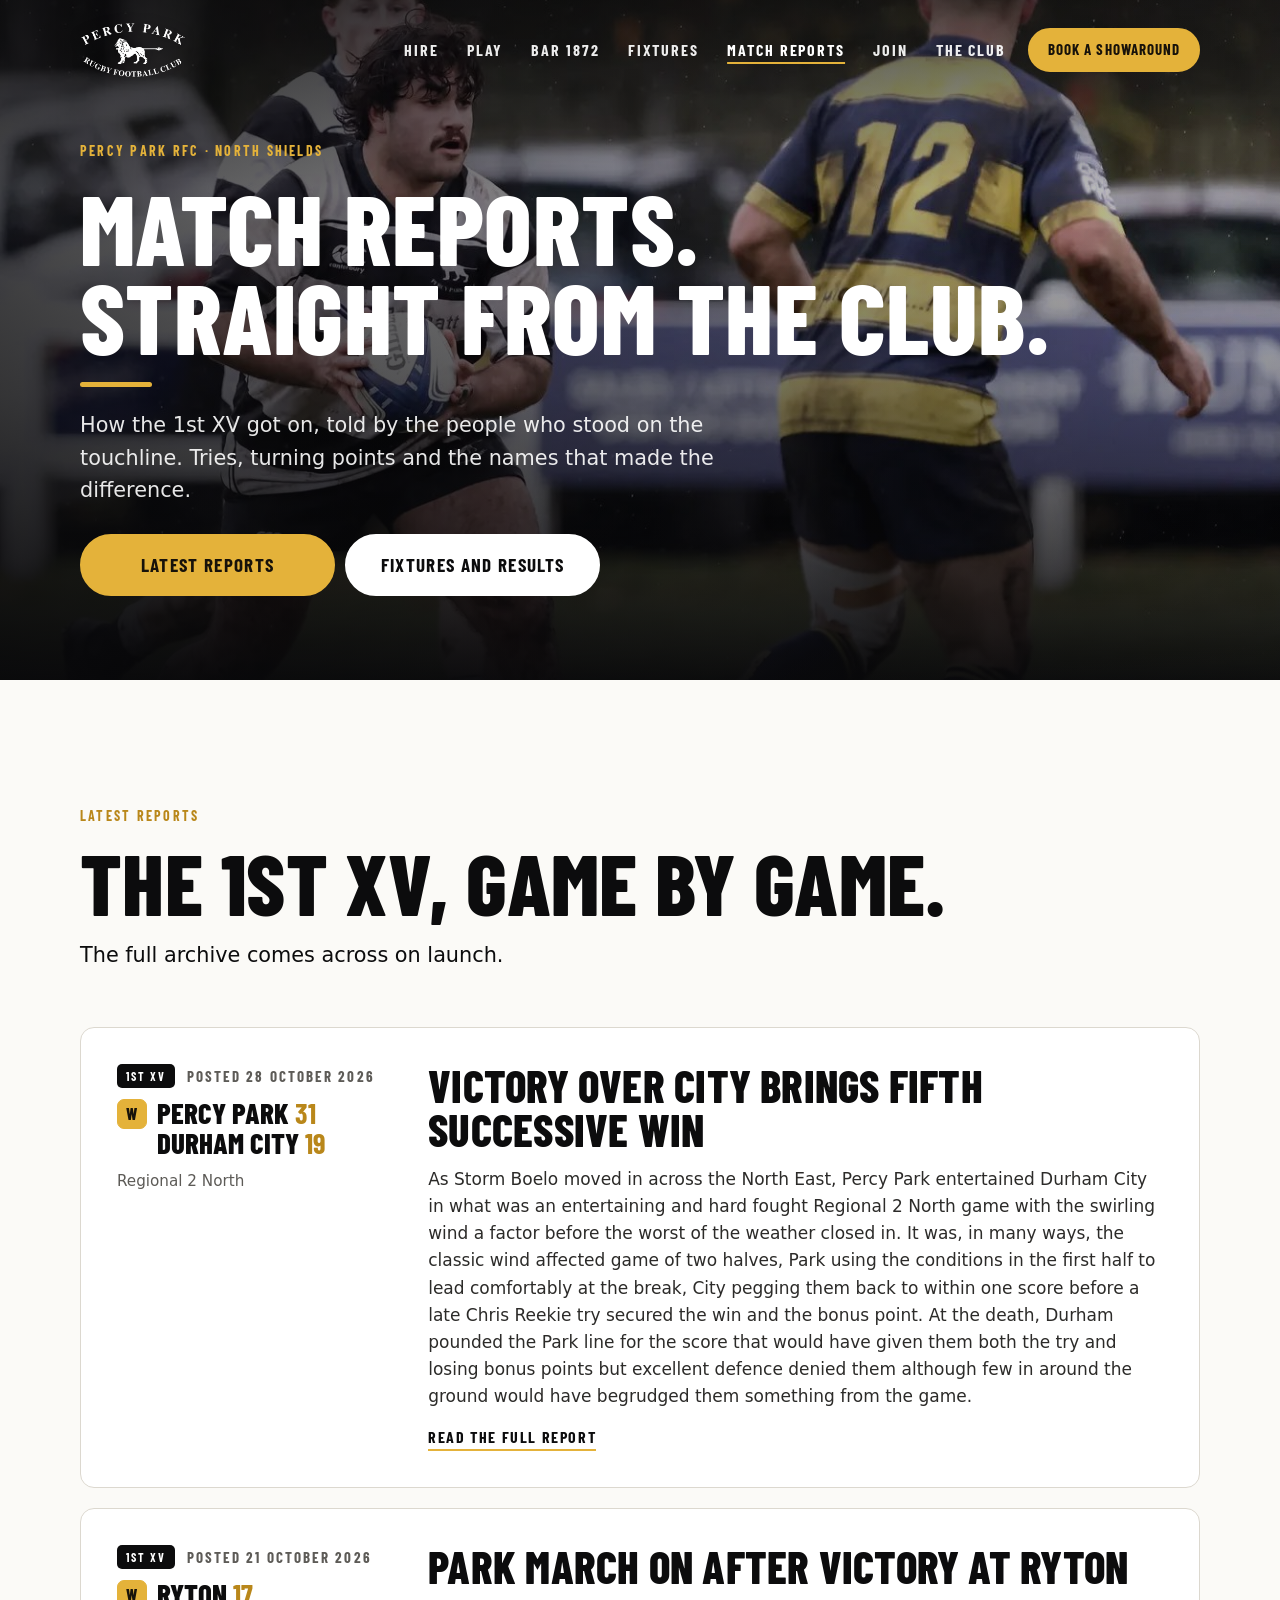
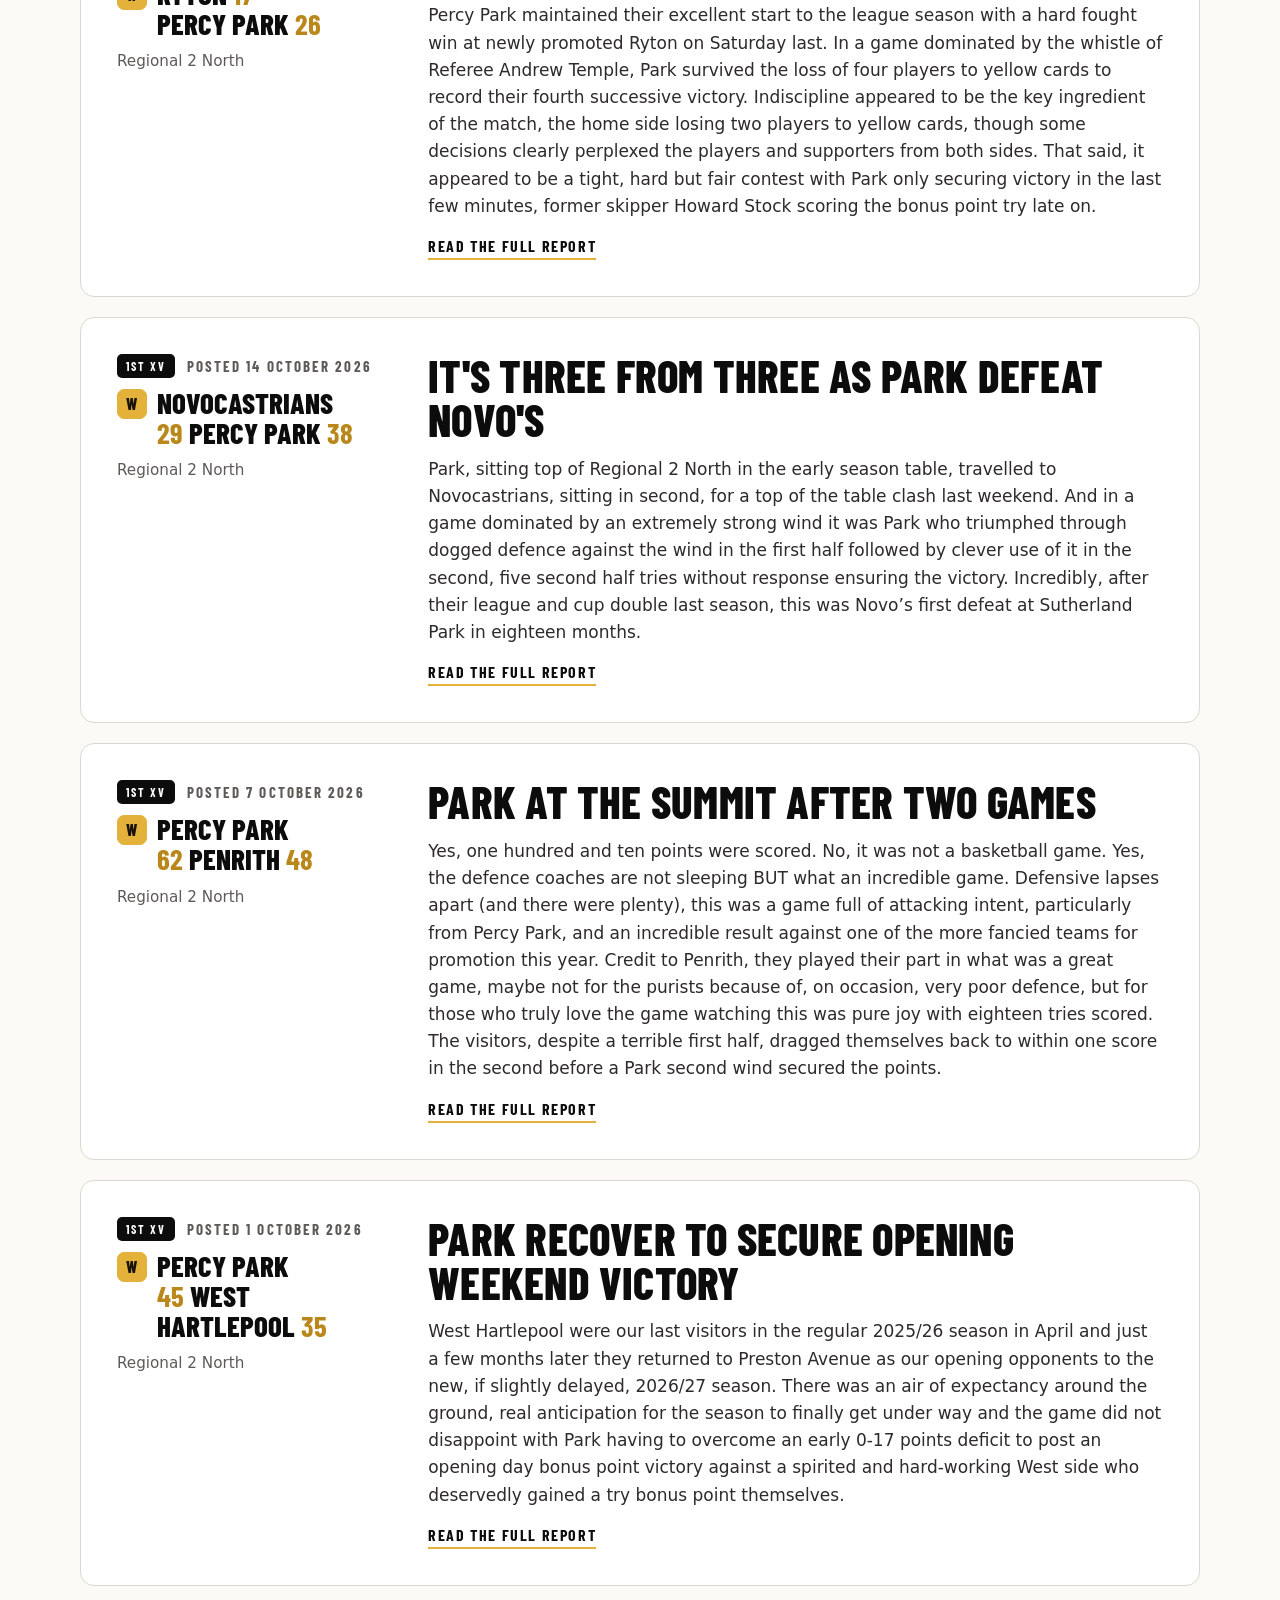
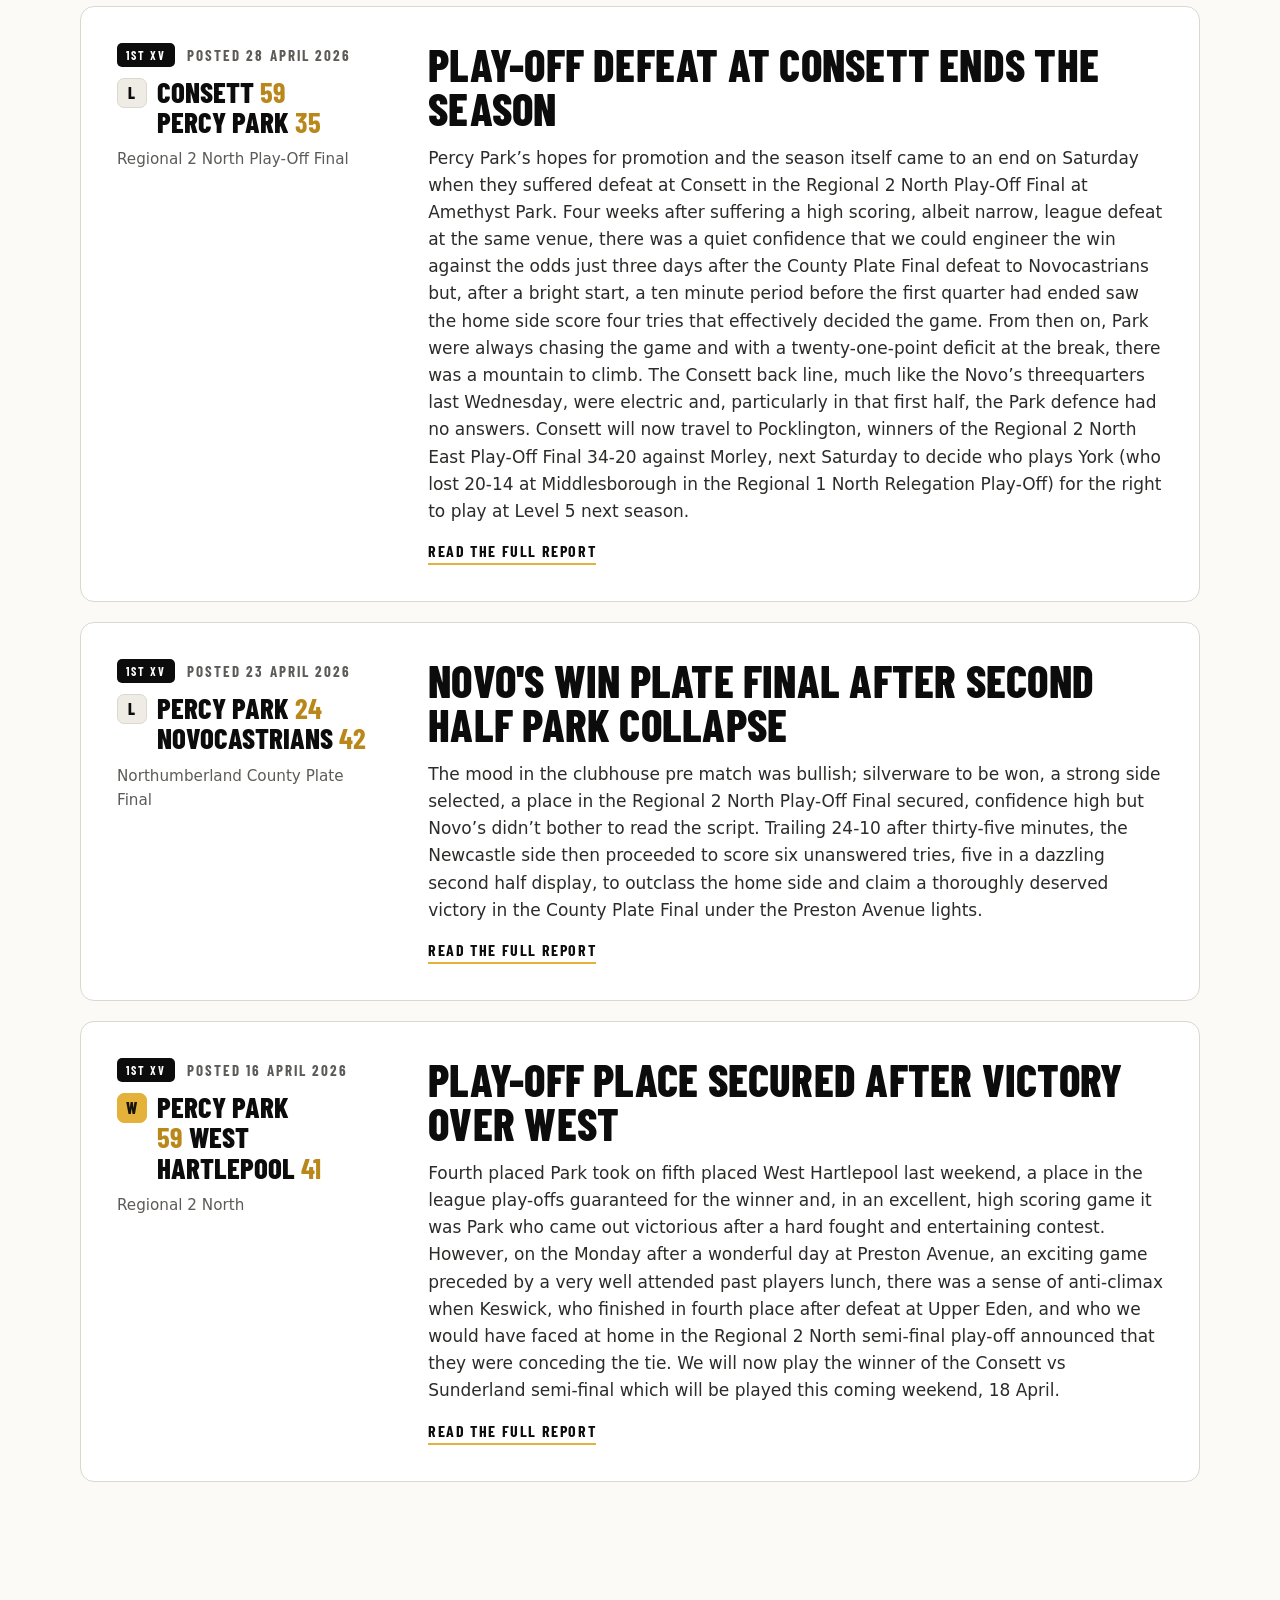
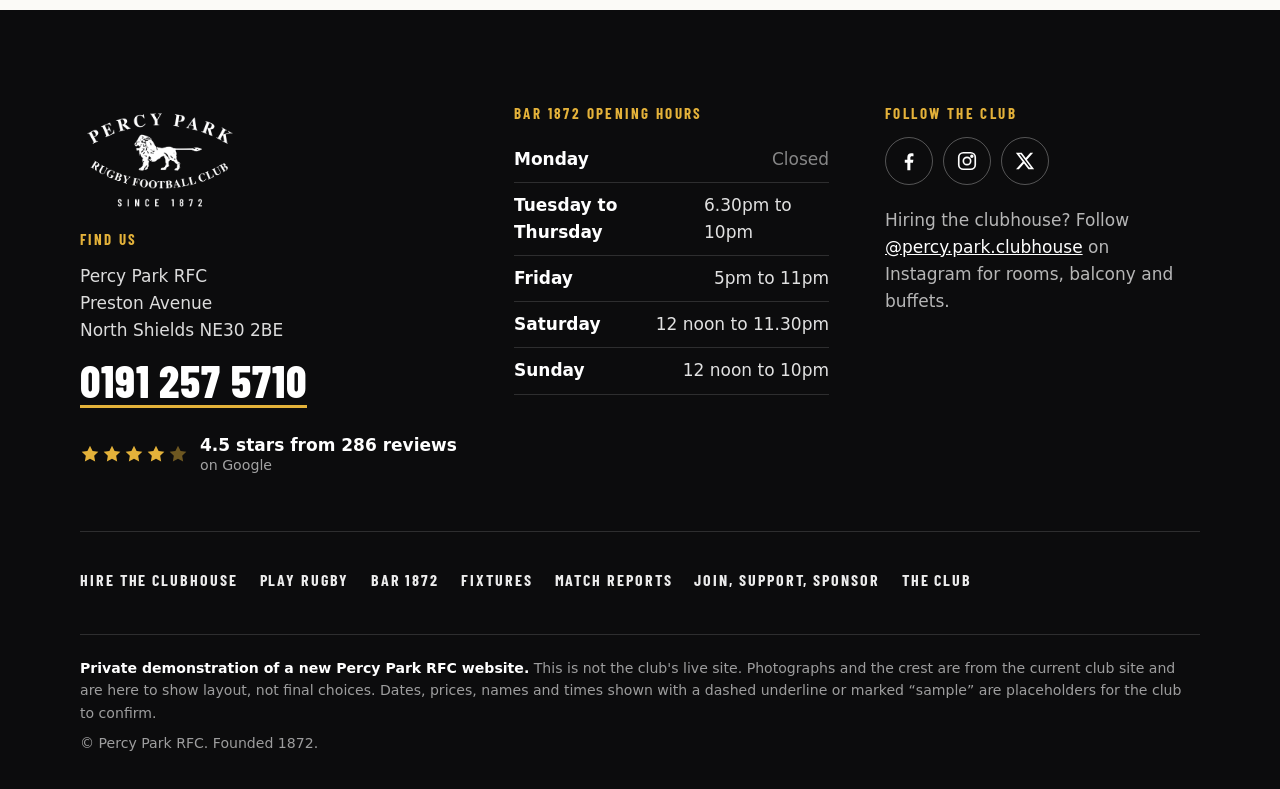
<file: reports.html>
<!doctype html>
<!--
  MATCH REPORTS. REAL, from the club's own current site, fetched 2 Nov 2026. These are the latest eight 1st XV match reports (headline, post date, scoreline and first paragraph exactly as the club published them).
  Sources: https://percyparkrfc.co.uk/index.php/teams/1st-xv/1st-xv-reports (the 2025/26 reports) and the 26/27 reports category linked from https://percyparkrfc.co.uk/index.php/teams/1st-xv/1st-xv-fixtures
  Only the 1st XV publishes match reports on the old site: the Lions and Panthers "Reports" pages hold only last season's fixtures post. So every card here is the 1st XV; the small team label is there for when other sides start to report.
  The scoreline and competition line under each date are the report's own header lines. The date is the day the report was posted, not the match day.
  Archive depth: the old site's 1st XV reports category goes back to September 2025 only (26 reports). The audit found an article archive back to roughly 2006 but that could not be confirmed from the reports category, so the line above the list says "the full archive comes across on launch".
  ON LAUNCH the archive migrates and the "Read the full report" links, which go to the old site for this demo, become internal pages on this site.
-->
<html lang="en-GB">
<head>
<meta charset="utf-8">
<meta name="viewport" content="width=device-width, initial-scale=1">
<title>Match reports | Percy Park RFC</title>
<meta name="description" content="The latest match reports from Percy Park RFC, straight from the club: the 1st XV in Regional 2 North, the play-offs and the County Plate final.">
<meta property="og:type" content="website">
<meta property="og:site_name" content="Percy Park RFC">
<meta property="og:title" content="Match reports | Percy Park RFC">
<meta property="og:description" content="The latest match reports from Percy Park RFC, straight from the club: the 1st XV in Regional 2 North, the play-offs and the County Plate final.">
<meta property="og:image" content="https://percypark.paulmichaellove.com/img/og-image.jpg">
<meta property="og:image:width" content="1200">
<meta property="og:image:height" content="630">
<meta property="og:url" content="https://percypark.paulmichaellove.com/reports.html">
<meta name="twitter:card" content="summary_large_image">
<meta name="twitter:title" content="Match reports | Percy Park RFC">
<meta name="twitter:description" content="The latest match reports from Percy Park RFC, straight from the club: the 1st XV in Regional 2 North, the play-offs and the County Plate final.">
<meta name="twitter:image" content="https://percypark.paulmichaellove.com/img/og-image.jpg">
<!-- PRIVATE DEMO. REMOVE AT LAUNCH: this noindex tag on every page, and robots.txt (Disallow: /). -->
<meta name="robots" content="noindex, nofollow">
<meta name="theme-color" content="#0c0c0d">
<link rel="icon" type="image/png" sizes="64x64" href="img/favicon.png">
<link rel="apple-touch-icon" sizes="180x180" href="img/apple-touch-icon.png">
<link rel="preconnect" href="https://fonts.googleapis.com">
<link rel="preconnect" href="https://fonts.gstatic.com" crossorigin>
<link href="https://fonts.googleapis.com/css2?family=Barlow+Condensed:wght@600;700;800&display=swap" rel="stylesheet">
<link rel="stylesheet" href="site.css">
</head>
<body>
<!-- SVG icon sprite (Lucide style, 24x24 strokes). Inline, no library. -->
<svg width="0" height="0" style="position:absolute" aria-hidden="true" focusable="false">
  <defs>
    <symbol id="i-users" viewBox="0 0 24 24" fill="none" stroke="currentColor" stroke-width="1.8" stroke-linecap="round" stroke-linejoin="round"><path d="M17 21v-2a4 4 0 0 0-4-4H5a4 4 0 0 0-4 4v2"/><circle cx="9" cy="7" r="4"/><path d="M23 21v-2a4 4 0 0 0-3-3.87"/><path d="M16 3.13a4 4 0 0 1 0 7.75"/></symbol>
    <symbol id="i-glass" viewBox="0 0 24 24" fill="none" stroke="currentColor" stroke-width="1.8" stroke-linecap="round" stroke-linejoin="round"><path d="M8 22h8"/><path d="M12 11v11"/><path d="m19 3-7 8-7-8Z"/></symbol>
    <symbol id="i-car" viewBox="0 0 24 24" fill="none" stroke="currentColor" stroke-width="1.8" stroke-linecap="round" stroke-linejoin="round"><path d="M19 17h2c.6 0 1-.4 1-1v-3c0-.9-.7-1.7-1.5-1.9C18.7 10.6 16 10 16 10s-1.3-1.4-2.2-2.3c-.5-.4-1.1-.7-1.8-.7H5c-.6 0-1.1.4-1.4.9l-1.4 2.9A3.7 3.7 0 0 0 2 12v4c0 .6.4 1 1 1h2"/><circle cx="7" cy="17" r="2"/><path d="M9 17h6"/><circle cx="17" cy="17" r="2"/></symbol>
    <symbol id="i-lift" viewBox="0 0 24 24" fill="none" stroke="currentColor" stroke-width="1.8" stroke-linecap="round" stroke-linejoin="round"><rect x="4" y="3" width="16" height="18" rx="2"/><path d="m9 10 3-3 3 3"/><path d="m9 14 3 3 3-3"/></symbol>
    <symbol id="i-balcony" viewBox="0 0 24 24" fill="none" stroke="currentColor" stroke-width="1.8" stroke-linecap="round" stroke-linejoin="round"><path d="M3 10h18"/><path d="M3 21V10"/><path d="M21 21V10"/><path d="M8 10v11"/><path d="M12 10v11"/><path d="M16 10v11"/><path d="M5 10V6a2 2 0 0 1 2-2h10a2 2 0 0 1 2 2v4"/></symbol>
    <symbol id="i-star" viewBox="0 0 24 24" fill="currentColor"><path d="m12 2 3.1 6.3 6.9 1-5 4.9 1.2 6.9L12 17.8 5.8 21.1 7 14.2 2 9.3l6.9-1z"/></symbol>
    <symbol id="i-pin" viewBox="0 0 24 24" fill="none" stroke="currentColor" stroke-width="1.8" stroke-linecap="round" stroke-linejoin="round"><path d="M20 10c0 6-8 12-8 12S4 16 4 10a8 8 0 0 1 16 0Z"/><circle cx="12" cy="10" r="3"/></symbol>
    <symbol id="i-user" viewBox="0 0 24 24" fill="none" stroke="currentColor" stroke-width="1.8" stroke-linecap="round" stroke-linejoin="round"><circle cx="12" cy="8" r="4"/><path d="M4 21a8 8 0 0 1 16 0"/></symbol>
    <symbol id="i-arrow" viewBox="0 0 24 24" fill="none" stroke="currentColor" stroke-width="2.2" stroke-linecap="round" stroke-linejoin="round"><path d="M5 12h14"/><path d="m13 6 6 6-6 6"/></symbol>
    <symbol id="i-check" viewBox="0 0 24 24" fill="none" stroke="currentColor" stroke-width="2.2" stroke-linecap="round" stroke-linejoin="round"><circle cx="12" cy="12" r="10"/><path d="m8 12 3 3 5-6"/></symbol>
    <symbol id="i-phone" viewBox="0 0 24 24" fill="none" stroke="currentColor" stroke-width="1.8" stroke-linecap="round" stroke-linejoin="round"><path d="M22 16.9v3a2 2 0 0 1-2.2 2 19.8 19.8 0 0 1-8.6-3.1 19.5 19.5 0 0 1-6-6A19.8 19.8 0 0 1 2.1 4.2 2 2 0 0 1 4.1 2h3a2 2 0 0 1 2 1.7c.1 1 .4 1.9.7 2.8a2 2 0 0 1-.5 2.1L8.1 9.9a16 16 0 0 0 6 6l1.3-1.3a2 2 0 0 1 2.1-.4c.9.3 1.8.6 2.8.7a2 2 0 0 1 1.7 2Z"/></symbol>
    <symbol id="i-fb" viewBox="0 0 24 24" fill="currentColor"><path d="M13.5 22v-8.2h2.8l.5-3.3h-3.3V8.4c0-1 .4-1.7 1.8-1.7h1.6V3.8c-.3 0-1.3-.2-2.5-.2-2.5 0-4.2 1.5-4.2 4.3v2.6H7.4v3.3h2.8V22z"/></symbol>
    <symbol id="i-ig" viewBox="0 0 24 24" fill="none" stroke="currentColor" stroke-width="1.8" stroke-linecap="round" stroke-linejoin="round"><rect x="3" y="3" width="18" height="18" rx="5"/><circle cx="12" cy="12" r="4"/><circle cx="17.3" cy="6.7" r="1" fill="currentColor"/></symbol>
    <symbol id="i-x" viewBox="0 0 24 24" fill="currentColor"><path d="M17.8 3h3.1l-6.8 7.7L22 21h-6.2l-4.9-6.3L5.3 21H2.2l7.3-8.3L2 3h6.4l4.4 5.8zm-1.1 16.2h1.7L7.4 4.7H5.6z"/></symbol>
    <symbol id="i-trophy" viewBox="0 0 24 24" fill="none" stroke="currentColor" stroke-width="1.8" stroke-linecap="round" stroke-linejoin="round"><path d="M6 9H4.5a2.5 2.5 0 0 1 0-5H6"/><path d="M18 9h1.5a2.5 2.5 0 0 0 0-5H18"/><path d="M4 22h16"/><path d="M10 14.66V17c0 .55-.47.98-.97 1.21C7.85 18.75 7 20.24 7 22"/><path d="M14 14.66V17c0 .55.47.98.97 1.21C16.15 18.75 17 20.24 17 22"/><path d="M18 2H6v7a6 6 0 0 0 12 0V2Z"/></symbol>
    <symbol id="i-mail" viewBox="0 0 24 24" fill="none" stroke="currentColor" stroke-width="1.8" stroke-linecap="round" stroke-linejoin="round"><rect x="2" y="4" width="20" height="16" rx="2"/><path d="m22 7-10 6L2 7"/></symbol>
    <symbol id="i-cal" viewBox="0 0 24 24" fill="none" stroke="currentColor" stroke-width="1.8" stroke-linecap="round" stroke-linejoin="round"><rect x="3" y="4" width="18" height="18" rx="2"/><path d="M16 2v4M8 2v4M3 10h18"/></symbol>
    <symbol id="i-shield" viewBox="0 0 24 24" fill="none" stroke="currentColor" stroke-width="1.8" stroke-linecap="round" stroke-linejoin="round"><path d="M12 22s8-4 8-10V5l-8-3-8 3v7c0 6 8 10 8 10Z"/></symbol>
    <symbol id="i-heart" viewBox="0 0 24 24" fill="none" stroke="currentColor" stroke-width="1.8" stroke-linecap="round" stroke-linejoin="round"><path d="M19 14c1.5-1.5 3-3.2 3-5.5A5.5 5.5 0 0 0 16.5 3c-1.8 0-3 .5-4.5 2-1.5-1.5-2.7-2-4.5-2A5.5 5.5 0 0 0 2 8.5c0 2.3 1.5 4 3 5.5l7 7Z"/></symbol>
    <symbol id="i-tv" viewBox="0 0 24 24" fill="none" stroke="currentColor" stroke-width="1.8" stroke-linecap="round" stroke-linejoin="round"><rect x="2" y="7" width="20" height="15" rx="2"/><path d="m17 2-5 5-5-5"/></symbol>
    <symbol id="i-clock" viewBox="0 0 24 24" fill="none" stroke="currentColor" stroke-width="1.8" stroke-linecap="round" stroke-linejoin="round"><circle cx="12" cy="12" r="10"/><path d="M12 6v6l4 2"/></symbol>
    <symbol id="i-ext"viewBox="0 0 24 24" fill="none" stroke="currentColor" stroke-width="2" stroke-linecap="round" stroke-linejoin="round"><path d="M15 3h6v6"/><path d="M10 14 21 3"/><path d="M18 13v6a2 2 0 0 1-2 2H5a2 2 0 0 1-2-2V8a2 2 0 0 1 2-2h6"/></symbol>
  </defs>
</svg>
<a class="skip" href="#main">Skip to content</a>
<header class="nav">
  <div class="wrap">
    <a href="index.html" aria-label="Percy Park RFC, home"><img class="crest" src="img/crest-clean.png" alt="Percy Park RFC crest" width="1600" height="847"></a>
    <nav aria-label="Main">
      <ul>
        <li><a class="l" href="hire.html">Hire</a></li>
        <li><a class="l" href="play.html">Play</a></li>
        <li class="hide-s"><a class="l" href="bar.html">Bar 1872</a></li>
        <li class="hide-s"><a class="l" href="fixtures.html">Fixtures</a></li>
        <li class="hide-s"><a class="l" href="reports.html" aria-current="page">Match reports</a></li>
        <li><a class="l" href="join.html">Join</a></li>
        <li class="hide-s"><a class="l" href="club.html">The club</a></li>
        <li class="hide-s"><a class="btn btn-gold" href="hire.html#showaround">Book a showaround</a></li>
        <li class="more-li"><details class="more"><summary>More</summary><div class="panel"><a href="bar.html">Bar 1872</a><a href="fixtures.html">Fixtures</a><a href="reports.html">Match reports</a><a href="club.html">The club</a><a href="hire.html#showaround">Book a showaround</a></div></details></li>
      </ul>
    </nav>
  </div>
</header>

<main id="main">

<section class="hero short" aria-labelledby="h1">
  <div class="bg"><img src="img/play-men.jpg" alt="A Percy Park forward carrying the ball in a match" width="1337" height="960" fetchpriority="high" style="--pos:50% 35%"></div>
  <div class="wrap">
    <p class="eyebrow">Percy Park RFC &middot; North Shields</p>
    <h1 id="h1"><span>Match reports.</span><span class="l2">Straight from the club.</span></h1>
    <div class="rule" aria-hidden="true"></div>
    <p class="lede">How the 1st XV got on, told by the people who stood on the touchline. Tries, turning points and the names that made the difference.</p>
    <div class="ctas">
      <a class="btn btn-gold" href="#reports">Latest reports</a>
      <a class="btn btn-white" href="fixtures.html">Fixtures and results</a>
    </div>
  </div>
</section>

<section class="section paper" id="reports" aria-labelledby="rep-h">
  <div class="wrap">
    <div class="section-head">
      <p class="eyebrow">Latest reports</p>
      <h2 id="rep-h">The 1st XV, game by game.</h2>
      <p class="lede">The full archive comes across on launch.</p>
    </div>
    <div class="rlist">
      <article class="rcard" id="durham-city-2026-10-24">
        <div class="rmeta">
          <div class="rtop"><span class="rteam">1st XV</span><span class="rdate">Posted <time datetime="2026-10-28">28 October 2026</time></span></div>
          <p class="rscore"><span class="res w" aria-label="Won">W</span><span>Percy Park <b>31</b> Durham City <b>19</b></span></p>
          <p class="rcomp">Regional 2 North</p>
        </div>
        <div class="rbody">
          <h3>Victory Over City Brings Fifth Successive Win</h3>
          <p>As Storm Boelo moved in across the North East, Percy Park entertained Durham City in what was an entertaining and hard fought Regional 2 North game with the swirling wind a factor before the worst of the weather closed in. It was, in many ways, the classic wind affected game of two halves, Park using the conditions in the first half to lead comfortably at the break, City pegging them back to within one score before a late Chris Reekie try secured the win and the bonus point. At the death, Durham pounded the Park line for the score that would have given them both the try and losing bonus points but excellent defence denied them although few in around the ground would have begrudged them something from the game.</p>
          <a class="tlink rmore" href="https://percyparkrfc.co.uk/index.php/teams/1st-xv/1st-xv-reports/victory-over-city-brings-fifth-successive-win" target="_blank" rel="noopener">Read the full report</a>
        </div>
      </article>
      <article class="rcard" id="ryton-2026-10-17">
        <div class="rmeta">
          <div class="rtop"><span class="rteam">1st XV</span><span class="rdate">Posted <time datetime="2026-10-21">21 October 2026</time></span></div>
          <p class="rscore"><span class="res w" aria-label="Won">W</span><span>Ryton <b>17</b> Percy Park <b>26</b></span></p>
          <p class="rcomp">Regional 2 North</p>
        </div>
        <div class="rbody">
          <h3>Park March On After Victory At Ryton</h3>
          <p>Percy Park maintained their excellent start to the league season with a hard fought win at newly promoted Ryton on Saturday last. In a game dominated by the whistle of Referee Andrew Temple, Park survived the loss of four players to yellow cards to record their fourth successive victory. Indiscipline appeared to be the key ingredient of the match, the home side losing two players to yellow cards, though some decisions clearly perplexed the players and supporters from both sides. That said, it appeared to be a tight, hard but fair contest with Park only securing victory in the last few minutes, former skipper Howard Stock scoring the bonus point try late on.</p>
          <a class="tlink rmore" href="https://percyparkrfc.co.uk/index.php/component/content/article/park-march-on-after-victory-at-ryton?catid=229&amp;Itemid=101" target="_blank" rel="noopener">Read the full report</a>
        </div>
      </article>
      <article class="rcard" id="novocastrians-2026-10-10">
        <div class="rmeta">
          <div class="rtop"><span class="rteam">1st XV</span><span class="rdate">Posted <time datetime="2026-10-14">14 October 2026</time></span></div>
          <p class="rscore"><span class="res w" aria-label="Won">W</span><span>Novocastrians <b>29</b> Percy Park <b>38</b></span></p>
          <p class="rcomp">Regional 2 North</p>
        </div>
        <div class="rbody">
          <h3>It's Three From Three As Park Defeat Novo's</h3>
          <p>Park, sitting top of Regional 2 North in the early season table, travelled to Novocastrians, sitting in second, for a top of the table clash last weekend. And in a game dominated by an extremely strong wind it was Park who triumphed through dogged defence against the wind in the first half followed by clever use of it in the second, five second half tries without response ensuring the victory. Incredibly, after their league and cup double last season, this was Novo’s first defeat at Sutherland Park in eighteen months.</p>
          <a class="tlink rmore" href="https://percyparkrfc.co.uk/index.php/component/content/article/its-three-from-three-as-park-defeat-novos?catid=229&amp;Itemid=101" target="_blank" rel="noopener">Read the full report</a>
        </div>
      </article>
      <article class="rcard" id="penrith-2026-10-03">
        <div class="rmeta">
          <div class="rtop"><span class="rteam">1st XV</span><span class="rdate">Posted <time datetime="2026-10-07">7 October 2026</time></span></div>
          <p class="rscore"><span class="res w" aria-label="Won">W</span><span>Percy Park <b>62</b> Penrith <b>48</b></span></p>
          <p class="rcomp">Regional 2 North</p>
        </div>
        <div class="rbody">
          <h3>Park At The Summit After Two Games</h3>
          <p>Yes, one hundred and ten points were scored. No, it was not a basketball game. Yes, the defence coaches are not sleeping BUT what an incredible game. Defensive lapses apart (and there were plenty), this was a game full of attacking intent, particularly from Percy Park, and an incredible result against one of the more fancied teams for promotion this year. Credit to Penrith, they played their part in what was a great game, maybe not for the purists because of, on occasion, very poor defence, but for those who truly love the game watching this was pure joy with eighteen tries scored. The visitors, despite a terrible first half, dragged themselves back to within one score in the second before a Park second wind secured the points.</p>
          <a class="tlink rmore" href="https://percyparkrfc.co.uk/index.php/component/content/article/park-at-the-summit-after-two-games?catid=229&amp;Itemid=101" target="_blank" rel="noopener">Read the full report</a>
        </div>
      </article>
      <article class="rcard" id="west-hartlepool-2026-09-26">
        <div class="rmeta">
          <div class="rtop"><span class="rteam">1st XV</span><span class="rdate">Posted <time datetime="2026-10-01">1 October 2026</time></span></div>
          <p class="rscore"><span class="res w" aria-label="Won">W</span><span>Percy Park <b>45</b> West Hartlepool <b>35</b></span></p>
          <p class="rcomp">Regional 2 North</p>
        </div>
        <div class="rbody">
          <h3>Park Recover To Secure Opening Weekend Victory</h3>
          <p>West Hartlepool were our last visitors in the regular 2025/26 season in April and just a few months later they returned to Preston Avenue as our opening opponents to the new, if slightly delayed, 2026/27 season. There was an air of expectancy around the ground, real anticipation for the season to finally get under way and the game did not disappoint with Park having to overcome an early 0-17 points deficit to post an opening day bonus point victory against a spirited and hard-working West side who deservedly gained a try bonus point themselves.</p>
          <a class="tlink rmore" href="https://percyparkrfc.co.uk/index.php/component/content/article/park-recover-to-secure-opening-weekend-victory?catid=229&amp;Itemid=101" target="_blank" rel="noopener">Read the full report</a>
        </div>
      </article>
      <article class="rcard" id="consett-play-off-2026-04">
        <div class="rmeta">
          <div class="rtop"><span class="rteam">1st XV</span><span class="rdate">Posted <time datetime="2026-04-28">28 April 2026</time></span></div>
          <p class="rscore"><span class="res " aria-label="Lost">L</span><span>Consett <b>59</b> Percy Park <b>35</b></span></p>
          <p class="rcomp">Regional 2 North Play-Off Final</p>
        </div>
        <div class="rbody">
          <h3>Play-Off Defeat At Consett Ends The Season</h3>
          <p>Percy Park’s hopes for promotion and the season itself came to an end on Saturday when they suffered defeat at Consett in the Regional 2 North Play-Off Final at Amethyst Park. Four weeks after suffering a high scoring, albeit narrow, league defeat at the same venue, there was a quiet confidence that we could engineer the win against the odds just three days after the County Plate Final defeat to Novocastrians but, after a bright start, a ten minute period before the first quarter had ended saw the home side score four tries that effectively decided the game. From then on, Park were always chasing the game and with a twenty-one-point deficit at the break, there was a mountain to climb. The Consett back line, much like the Novo’s threequarters last Wednesday, were electric and, particularly in that first half, the Park defence had no answers. Consett will now travel to Pocklington, winners of the Regional 2 North East Play-Off Final 34-20 against Morley, next Saturday to decide who plays York (who lost 20-14 at Middlesborough in the Regional 1 North Relegation Play-Off) for the right to play at Level 5 next season.</p>
          <a class="tlink rmore" href="https://percyparkrfc.co.uk/index.php/teams/1st-xv/1st-xv-reports/play-off-defeat-at-consett-ends-the-season" target="_blank" rel="noopener">Read the full report</a>
        </div>
      </article>
      <article class="rcard" id="novocastrians-plate-final-2026-04">
        <div class="rmeta">
          <div class="rtop"><span class="rteam">1st XV</span><span class="rdate">Posted <time datetime="2026-04-23">23 April 2026</time></span></div>
          <p class="rscore"><span class="res " aria-label="Lost">L</span><span>Percy Park <b>24</b> Novocastrians <b>42</b></span></p>
          <p class="rcomp">Northumberland County Plate Final</p>
        </div>
        <div class="rbody">
          <h3>Novo's Win Plate Final After Second Half Park Collapse</h3>
          <p>The mood in the clubhouse pre match was bullish; silverware to be won, a strong side selected, a place in the Regional 2 North Play-Off Final secured, confidence high but Novo’s didn’t bother to read the script. Trailing 24-10 after thirty-five minutes, the Newcastle side then proceeded to score six unanswered tries, five in a dazzling second half display, to outclass the home side and claim a thoroughly deserved victory in the County Plate Final under the Preston Avenue lights.</p>
          <a class="tlink rmore" href="https://percyparkrfc.co.uk/index.php/teams/1st-xv/1st-xv-reports/novos-win-plate-final-after-second-half-park-collapse" target="_blank" rel="noopener">Read the full report</a>
        </div>
      </article>
      <article class="rcard" id="west-hartlepool-2026-04">
        <div class="rmeta">
          <div class="rtop"><span class="rteam">1st XV</span><span class="rdate">Posted <time datetime="2026-04-16">16 April 2026</time></span></div>
          <p class="rscore"><span class="res w" aria-label="Won">W</span><span>Percy Park <b>59</b> West Hartlepool <b>41</b></span></p>
          <p class="rcomp">Regional 2 North</p>
        </div>
        <div class="rbody">
          <h3>Play-Off Place Secured After Victory Over West</h3>
          <p>Fourth placed Park took on fifth placed West Hartlepool last weekend, a place in the league play-offs guaranteed for the winner and, in an excellent, high scoring game it was Park who came out victorious after a hard fought and entertaining contest. However, on the Monday after a wonderful day at Preston Avenue, an exciting game preceded by a very well attended past players lunch, there was a sense of anti-climax when Keswick, who finished in fourth place after defeat at Upper Eden, and who we would have faced at home in the Regional 2 North semi-final play-off announced that they were conceding the tie. We will now play the winner of the Consett vs Sunderland semi-final which will be played this coming weekend, 18 April.</p>
          <a class="tlink rmore" href="https://percyparkrfc.co.uk/index.php/teams/1st-xv/1st-xv-reports/play-off-place-secured-after-victory-over-west" target="_blank" rel="noopener">Read the full report</a>
        </div>
      </article>
    </div>
  </div>
</section>

</main>

<!-- FOOTER -->
<footer class="footer">
  <div class="wrap">
    <div class="fgrid">
      <div>
        <img class="crest" src="img/crest-since-1872-white.png" alt="Percy Park RFC crest, since 1872" width="1720" height="1141" loading="lazy">
        <h4>Find us</h4>
        <address>Percy Park RFC<br>Preston Avenue<br>North Shields NE30 2BE</address>
        <a class="tel" href="tel:01912575710">0191 257 5710</a>
        <div class="reviews">
          <div class="stars" role="img" aria-label="4.5 out of 5 stars"><svg><use href="#i-star"/></svg><svg><use href="#i-star"/></svg><svg><use href="#i-star"/></svg><svg><use href="#i-star"/></svg><svg style="opacity:.45"><use href="#i-star"/></svg></div>
          <div>4.5 stars from 286 reviews<small>on Google</small></div>
        </div>
      </div>
      <div>
        <h4>Bar 1872 opening hours</h4>
        <!-- source: Google Business Profile 2 Nov 2026; the old site's homepage shows different hours (Mon 18.30 to 23.00, Tue to Thu 18.30 to 23.00, Fri 17.00 to midnight, Sat 13.00 to midnight, Sun 14.00 to 23.00); Paul says Google is right, club to confirm -->
        <ul class="hours">
          <li class="closed"><b>Monday</b><span>Closed</span></li>
          <li><b>Tuesday to Thursday</b><span>6.30pm to 10pm</span></li>
          <li><b>Friday</b><span>5pm to 11pm</span></li>
          <li><b>Saturday</b><span>12 noon to 11.30pm</span></li>
          <li><b>Sunday</b><span>12 noon to 10pm</span></li>
        </ul>
      </div>
      <div>
        <h4>Follow the club</h4>
        <div class="social">
          <a href="https://www.facebook.com/percyparkrfc/" aria-label="Percy Park RFC on Facebook"><svg><use href="#i-fb"/></svg></a>
          <a href="https://www.instagram.com/percyparkrfc/" aria-label="Percy Park RFC on Instagram"><svg><use href="#i-ig"/></svg></a>
          <a href="https://twitter.com/PercyParkRFC" aria-label="Percy Park RFC on X"><svg><use href="#i-x"/></svg></a>
        </div>
        <p style="margin-top:22px;color:rgba(255,255,255,.7);max-width:24em">Hiring the clubhouse? Follow <a href="https://www.instagram.com/percy.park.clubhouse/" style="color:#fff">@percy.park.clubhouse</a> on Instagram for rooms, balcony and buffets.</p>
      </div>
    </div>
    <nav class="fnav" aria-label="Footer">
      <a href="hire.html">Hire the clubhouse</a>
      <a href="play.html">Play rugby</a>
      <a href="bar.html">Bar 1872</a>
      <a href="fixtures.html">Fixtures</a>
      <a href="reports.html">Match reports</a>
      <a href="join.html">Join, support, sponsor</a>
      <a href="club.html">The club</a>
    </nav>
    <div class="mocknote">
      <p><b>Private demonstration of a new Percy Park RFC website.</b> This is not the club's live site. Photographs and the crest are from the current club site and are here to show layout, not final choices. Dates, prices, names and times shown with a dashed underline or marked &ldquo;sample&rdquo; are placeholders for the club to confirm.</p>
      <p>&copy; Percy Park RFC. Founded 1872.</p>
    </div>
  </div>
</footer>

</body>
</html>
</file>
<file: site.css>
:root{
  --ink:#0c0c0d; --ink-2:#17171a; --ink-3:#232327;
  --paper:#fbfaf7; --stone:#efece6; --line:#dcd8cf; --mute:#5d5b57;
  --gold:#e4b23a; --gold-deep:#b9871a; --on-gold:#17120a;
  --r:14px; --gut:16px; --max:1200px;
  --display:"Barlow Condensed","Arial Narrow","Helvetica Neue",Arial,sans-serif;
  --body:system-ui,-apple-system,"Segoe UI",Roboto,"Helvetica Neue",Arial,sans-serif;
}
*,*::before,*::after{box-sizing:border-box}
html{scroll-behavior:smooth;-webkit-text-size-adjust:100%}
body{margin:0;background:var(--paper);color:var(--ink);font:400 17px/1.6 var(--body);overflow-x:clip;-webkit-font-smoothing:antialiased}
img{display:block;max-width:100%;height:auto}
a{color:inherit}
h1,h2,h3,h4,p,ul,dl,dd,blockquote,figure{margin:0}
ul{padding:0;list-style:none}
.wrap{width:100%;max-width:var(--max);margin-inline:auto;padding-inline:var(--gut)}
@media(min-width:700px){:root{--gut:28px}}
@media(min-width:1100px){:root{--gut:40px}}

/* type */
.display,h1,h2,h3{font-family:var(--display);font-weight:800;text-transform:uppercase;letter-spacing:.005em;line-height:.95}
.eyebrow{font:700 14px/1.2 var(--display);letter-spacing:.16em;text-transform:uppercase}
h2{font-size:clamp(2.6rem,8.2vw,5.4rem)}
.lede{font-size:clamp(1.08rem,2.2vw,1.3rem);line-height:1.55;max-width:38em}
.section{padding-block:clamp(64px,10vw,128px)}
.section-head{margin-bottom:clamp(32px,5vw,56px);display:grid;gap:16px}
.section-head .eyebrow{color:var(--gold-deep)}
.dark .section-head .eyebrow,.hero .eyebrow{color:var(--gold)}

/* placeholders: shown so the committee can see what must be supplied */
.ph{background:rgba(228,178,58,.2);border-bottom:1px dashed var(--gold-deep);padding:0 4px;border-radius:3px;-webkit-box-decoration-break:clone;box-decoration-break:clone}
.coord .ph,.tile dd .ph{white-space:normal}
.dark .ph,.footer .ph{background:rgba(228,178,58,.16);border-color:var(--gold)}

/* buttons */
.btn{--bg:var(--ink);--fg:#fff;--bd:var(--ink);display:inline-flex;align-items:center;justify-content:center;gap:10px;min-height:56px;padding:12px 26px;border-radius:999px;background:var(--bg);color:var(--fg);border:2px solid var(--bd);font:700 18px/1.05 var(--display);letter-spacing:.07em;text-transform:uppercase;text-decoration:none;cursor:pointer;transition:background-color .2s,color .2s,border-color .2s,transform .2s;text-align:center}
.btn:hover{--bg:#000;transform:translateY(-1px)}
.btn svg{width:18px;height:18px;flex:none}
.btn-gold{--bg:var(--gold);--fg:var(--on-gold);--bd:var(--gold)}
.btn-gold:hover{--bg:#f0c04f;--bd:#f0c04f}
.btn-white{--bg:#fff;--fg:var(--ink);--bd:#fff}
.btn-white:hover{--bg:var(--stone);--bd:var(--stone)}
.btn-line{--bg:transparent;--fg:var(--ink);--bd:var(--ink)}
.btn-line:hover{--bg:var(--ink);--fg:#fff}
.dark .btn-line{--fg:#fff;--bd:rgba(255,255,255,.5)}
.dark .btn-line:hover{--bg:#fff;--fg:var(--ink);--bd:#fff}
.btn-block{width:100%}
:focus-visible{outline:3px solid var(--gold);outline-offset:3px;border-radius:6px}
.btn:focus-visible{outline-color:#fff;outline-offset:3px}
.btn-gold:focus-visible{outline-color:var(--ink)}
.dark .btn-gold:focus-visible{outline-color:#fff}

/* nav */
.nav{position:absolute;inset:0 0 auto 0;z-index:20;color:#fff}
.nav .wrap{display:flex;align-items:center;justify-content:space-between;height:84px}
.nav img.crest{height:44px;width:auto;filter:drop-shadow(0 1px 6px rgba(0,0,0,.6))}
.nav ul{display:flex;gap:4px;align-items:center}
.nav a.l{display:inline-flex;align-items:center;min-height:44px;padding:0 12px;font:700 16px/1 var(--display);letter-spacing:.12em;text-transform:uppercase;text-decoration:none;opacity:.92;transition:opacity .2s}
.nav a.l:hover{opacity:1;text-decoration:underline;text-underline-offset:6px;text-decoration-color:var(--gold)}
.nav .hide-s{display:none}
.nav .btn{min-height:44px;padding:8px 18px;font-size:15px;margin-left:6px}
@media(min-width:900px){.nav .hide-s{display:list-item}.nav img.crest{height:56px}.nav .wrap{height:100px}}
/* seven links plus the button need to fit on one line between 900 and 1119 */
@media(min-width:900px) and (max-width:1119px){.nav img.crest{height:46px}.nav ul{gap:0}.nav a.l{padding:0 7px;font-size:14px;letter-spacing:.07em;white-space:nowrap}.nav .btn{padding:8px 14px;font-size:14px;white-space:nowrap;margin-left:2px}}
@media(min-width:1120px){.nav a.l{white-space:nowrap}}

/* hero */
.hero{position:relative;color:#fff;background:var(--ink);isolation:isolate;min-height:min(100svh,920px);display:flex;align-items:flex-end;padding:132px 0 clamp(120px,16vw,180px)}
.hero .bg{position:absolute;inset:0;z-index:-2}
.hero .bg img{width:100%;height:100%;object-fit:cover;object-position:62% 50%;filter:saturate(.8) contrast(1.06) brightness(.92)}
.hero::after{content:"";position:absolute;inset:0;z-index:-1;background:linear-gradient(90deg,rgba(8,8,10,.72) 0%,rgba(8,8,10,.38) 55%,rgba(8,8,10,.15) 100%),linear-gradient(180deg,rgba(8,8,10,.55) 0%,rgba(8,8,10,0) 28%,rgba(8,8,10,.30) 58%,rgba(8,8,10,.95) 100%)}
@media(max-width:699px){.hero::after{background:linear-gradient(180deg,rgba(8,8,10,.55) 0%,rgba(8,8,10,.4) 35%,rgba(8,8,10,.62) 62%,rgba(8,8,10,.95) 100%)}}
.hero .wrap{display:grid;gap:22px}
.hero h1{font-size:clamp(3rem,13.2vw,7.6rem);line-height:.9;max-width:11em}
.hero h1 span{display:block}
.hero h1 .l2{color:#fff;border-left:0}
.hero .lede{color:rgba(255,255,255,.9);max-width:34em}
.hero .rule{width:72px;height:5px;background:var(--gold);border-radius:3px}
.hero .ctas{display:grid;grid-template-columns:1fr 1fr;gap:10px;max-width:520px;margin-top:6px}
.hero .ctas .btn{min-height:62px;font-size:17px;padding-inline:12px}
@media(min-width:700px){.hero .ctas .btn{font-size:19px;padding-inline:20px}}
.proof{display:flex;flex-wrap:wrap;gap:8px 22px;font:600 15px/1.3 var(--body);color:rgba(255,255,255,.88);margin-top:4px}
.proof li{display:flex;align-items:center;gap:8px}
.proof svg{width:18px;height:18px;color:var(--gold);flex:none}

/* strip */
.strip{position:relative;z-index:5;margin-top:calc(-1 * clamp(70px,9vw,110px))}
.strip .wrap{display:grid;gap:16px}
@media(min-width:900px){.strip .wrap{grid-template-columns:1fr 1fr;gap:24px;align-items:stretch}}
.card{background:#fff;border-radius:var(--r);box-shadow:0 18px 50px -18px rgba(0,0,0,.45)}
.fixture{padding:clamp(22px,3vw,34px);display:flex;flex-direction:column;gap:18px}
.fixture .fx{flex:1;align-content:center}
.fixture .eyebrow{color:var(--gold-deep)}
.fx{display:grid;grid-template-columns:auto 1fr;gap:20px;align-items:center}
.fx-date{background:var(--ink);color:#fff;border-radius:12px;width:104px;padding:12px 0 14px;text-align:center;font-family:var(--display);text-transform:uppercase;line-height:1}
.fx-date b{display:block;font-size:3.6rem;font-weight:800;line-height:.95}
.fx-date small{display:block;font-size:1.05rem;letter-spacing:.14em;font-weight:700}
.fx h3{font-size:clamp(1.9rem,5vw,2.6rem);line-height:.98}
.fx h3 em{font-style:normal;color:var(--gold-deep);padding:0 .12em}
.fx .meta{margin-top:10px;color:var(--mute);font-size:.98rem;line-height:1.45}
.fx .meta strong{color:var(--ink)}
.fixture .row{display:flex;flex-wrap:wrap;gap:10px 18px;align-items:center;justify-content:space-between;border-top:1px solid var(--line);padding-top:16px}
.baropen{display:inline-flex;align-items:center;gap:10px;font:700 17px/1 var(--display);letter-spacing:.08em;text-transform:uppercase}
.baropen i{width:10px;height:10px;border-radius:50%;background:#2fa84f;box-shadow:0 0 0 4px rgba(47,168,79,.2)}
.tlink{font:700 16px/1 var(--display);letter-spacing:.1em;text-transform:uppercase;text-decoration:none;border-bottom:2px solid var(--gold);padding:4px 0;cursor:pointer}
.tlink:hover{border-color:var(--ink)}

.thisweek{background:var(--ink);color:#fff;overflow:hidden;display:grid}
.thisweek .pic{position:relative;height:150px}
.thisweek .pic img{width:100%;height:100%;object-fit:cover;object-position:50% 38%;filter:brightness(.62) saturate(.9)}
.thisweek .pic .eyebrow{position:absolute;left:clamp(22px,3vw,34px);bottom:16px;color:var(--gold)}
.thisweek .pic h3{position:absolute;left:clamp(22px,3vw,34px);top:16px;font-size:clamp(2rem,5vw,2.8rem)}
.tw-list{padding:6px clamp(22px,3vw,34px) 14px}
.tw-list li{display:grid;grid-template-columns:54px 1fr auto;gap:14px;align-items:center;padding:13px 0;border-bottom:1px solid rgba(255,255,255,.14)}
.tw-list li:last-child{border-bottom:0}
.tw-list .day{font:800 1.5rem/1 var(--display);text-transform:uppercase;letter-spacing:.04em;color:var(--gold)}
.tw-list .what{font-weight:600;line-height:1.3}
.tw-list .what span{display:block;font-weight:400;font-size:.9rem;color:rgba(255,255,255,.66)}
.tw-list .when{font:700 1.05rem/1 var(--display);letter-spacing:.06em;text-transform:uppercase;text-align:right;color:rgba(255,255,255,.9)}

/* hire */
.hire{background:var(--paper)}
.hire h2{max-width:11em}
.rooms{display:grid;gap:12px;grid-template-columns:1fr}
@media(min-width:800px){.rooms{grid-template-columns:2fr 1fr;grid-auto-rows:1fr}}
.rooms figure{position:relative;border-radius:var(--r);overflow:hidden;background:var(--ink);min-height:240px}
.rooms img{width:100%;height:100%;object-fit:cover}
.rooms figcaption{position:absolute;left:0;right:0;bottom:0;padding:44px 18px 16px;color:#fff;font:700 15px/1.2 var(--display);letter-spacing:.12em;text-transform:uppercase;background:linear-gradient(0deg,rgba(0,0,0,.78),transparent)}
.rooms .big{aspect-ratio:3/2}
@media(min-width:800px){.rooms .big{aspect-ratio:auto;min-height:440px}}
.facts{display:grid;grid-template-columns:1fr 1fr;border:1px solid var(--line);border-radius:var(--r);background:#fff;margin-top:12px;overflow:hidden}
.facts li{display:flex;flex-direction:column;gap:6px;padding:20px 18px;border-bottom:1px solid var(--line);border-right:1px solid var(--line)}
.facts li:nth-child(2n){border-right:0}
.facts li:last-child{grid-column:1/-1;border-bottom:0;border-right:0}
.facts svg{width:28px;height:28px;color:var(--gold-deep)}
.facts b{font:800 2.4rem/.95 var(--display);text-transform:uppercase}
.facts span{font-size:.95rem;color:var(--mute);line-height:1.35}
@media(min-width:900px){.facts{grid-template-columns:repeat(5,1fr)}.facts li{border-bottom:0;border-right:1px solid var(--line)!important}.facts li:last-child{grid-column:auto;border-right:0!important}}

.hire-cards{display:grid;gap:16px;margin-top:clamp(40px,6vw,72px)}
@media(min-width:900px){.hire-cards{grid-template-columns:repeat(3,1fr);gap:22px}}
.hcard{background:#fff;border:1px solid var(--line);border-radius:var(--r);overflow:hidden;display:flex;flex-direction:column}
.hcard .ph-img{aspect-ratio:16/10;overflow:hidden;background:var(--ink)}
.hcard .ph-img img{width:100%;height:100%;object-fit:cover;transition:transform .5s}
.hcard:hover .ph-img img{transform:scale(1.03)}
.hcard .body{padding:24px 22px 24px;display:flex;flex-direction:column;gap:14px;flex:1}
.hcard h3{font-size:2.5rem}
.price{display:flex;align-items:baseline;flex-wrap:wrap;gap:6px 10px}
.price small{font:700 15px/1 var(--display);letter-spacing:.12em;text-transform:uppercase;color:var(--mute)}
.price b{font:800 2.7rem/.9 var(--display)}
.price .chip{font:700 11px/1 var(--display);letter-spacing:.14em;text-transform:uppercase;border:1px dashed var(--gold-deep);color:var(--gold-deep);padding:5px 7px;border-radius:5px;align-self:center}
.hcard .inc{color:#2c2b29;font-size:1rem}
.coord{display:flex;align-items:center;gap:12px;padding-top:14px;border-top:1px solid var(--line);font-size:.95rem;color:var(--mute);margin-top:auto}
.coord .av{width:40px;height:40px;border-radius:50%;background:var(--stone);display:grid;place-items:center;color:var(--mute);flex:none}
.coord .av svg{width:20px;height:20px}
.coord b{display:block;color:var(--ink);font-weight:600}

.quotes{display:grid;gap:14px;margin-top:clamp(48px,7vw,88px)}
@media(min-width:900px){.quotes{grid-template-columns:repeat(3,1fr);gap:22px}}
.quotes figure{background:var(--ink);color:#fff;border-radius:var(--r);padding:28px 26px 24px;display:flex;flex-direction:column;gap:18px;position:relative}
.quotes blockquote{font:700 clamp(1.55rem,3.4vw,1.9rem)/1.12 var(--display);text-transform:none;letter-spacing:.005em}
.quotes blockquote::before{content:"\201C";display:block;font:800 4.4rem/.6 var(--display);color:var(--gold);margin-bottom:6px;height:34px}
.quotes figcaption{margin-top:auto;font-size:.95rem;color:rgba(255,255,255,.7)}
.quotes figcaption b{color:#fff;font-weight:600}
.cta-band{margin-top:clamp(40px,6vw,64px);background:var(--ink);color:#fff;border-radius:var(--r);padding:clamp(28px,5vw,56px);display:grid;gap:22px;align-items:center}
@media(min-width:900px){.cta-band{grid-template-columns:1.4fr auto}}
.cta-band h3{font-size:clamp(2.2rem,5.6vw,3.8rem)}
.cta-band p{color:rgba(255,255,255,.78);margin-top:12px;max-width:34em}
.cta-band .acts{display:grid;gap:10px}
@media(min-width:560px) and (max-width:899px){.cta-band .acts{grid-template-columns:1fr 1fr}}

/* play */
.dark{background:var(--ink);color:#fff}
.play .section-head h2{max-width:10em}
.play .lede{color:rgba(255,255,255,.82)}
.matchday{position:relative;border-radius:var(--r);overflow:hidden;margin-bottom:clamp(24px,4vw,40px);aspect-ratio:16/9;max-height:520px;width:100%}
@media(min-width:700px){.matchday{aspect-ratio:21/8}}
.matchday img{width:100%;height:100%;object-fit:cover;object-position:50% 60%}
.matchday figcaption{position:absolute;left:0;right:0;bottom:0;padding:40px 18px 14px;font:700 15px/1.2 var(--display);letter-spacing:.12em;text-transform:uppercase;background:linear-gradient(0deg,rgba(0,0,0,.8),transparent)}
.tiles{display:grid;gap:16px}
@media(min-width:640px){.tiles{grid-template-columns:1fr 1fr}}
@media(min-width:1000px){.tiles{grid-template-columns:repeat(3,1fr);gap:22px}}
.tile{background:var(--ink-2);border:1px solid var(--ink-3);border-radius:var(--r);overflow:hidden;display:flex;flex-direction:column}
.tile .pic{position:relative;aspect-ratio:3/2;overflow:hidden;background:var(--ink-3)}
.tile .pic img{width:100%;height:100%;object-fit:cover;transition:transform .5s}
.tile:hover .pic img{transform:scale(1.03)}
.tile .pic::after{content:"";position:absolute;inset:0;background:linear-gradient(0deg,rgba(12,12,13,.9) 0%,rgba(12,12,13,0) 55%)}
.tile .pic .t{position:absolute;left:20px;right:20px;bottom:16px;z-index:2}
.tile h3{font-size:clamp(2.6rem,6.5vw,3.4rem);line-height:.9}
.tile .age{font:700 15px/1.2 var(--display);letter-spacing:.14em;text-transform:uppercase;color:var(--gold);margin-top:6px}
.tile .body{padding:20px 20px 22px;display:grid;gap:14px;flex:1;align-content:start}
.tile dl{display:grid;grid-template-columns:auto minmax(0,1fr);gap:8px 16px;font-size:.98rem;line-height:1.5}
.tile dt{color:rgba(255,255,255,.58)}
.tile dd{font-weight:600}
.free{display:flex;gap:10px;align-items:center;background:rgba(228,178,58,.12);border:1px solid rgba(228,178,58,.4);color:#fff;border-radius:10px;padding:11px 14px;font-weight:600;font-size:.98rem;line-height:1.3}
.free svg{width:20px;height:20px;color:var(--gold);flex:none}
.tile .more{margin-top:2px;align-self:start}
/* photo-needed block (girls tile) */
.nophoto{position:absolute;inset:0;background:radial-gradient(120% 90% at 20% 0%,#34343a 0%,#1b1b1f 55%,#111113 100%)}
.tile .pic .nophoto img{position:absolute;left:50%;top:36%;width:44%;max-width:230px;height:auto;object-fit:contain;transform:translate(-50%,-50%);opacity:.2;transition:none}
.tile:hover .pic .nophoto img{transform:translate(-50%,-50%)}
.nophoto span{position:absolute;left:20px;top:16px;font:600 12px/1.3 var(--body);letter-spacing:.06em;text-transform:uppercase;color:rgba(255,255,255,.62);border:1px dashed rgba(255,255,255,.35);padding:5px 8px;border-radius:6px}

/* join */
.join{background:var(--stone)}
.join-grid{display:grid;gap:16px}
@media(min-width:900px){.join-grid{grid-template-columns:repeat(3,1fr);gap:22px}}
.jcard{background:#fff;border-radius:var(--r);padding:28px 24px 26px;display:flex;flex-direction:column;gap:16px;border:1px solid var(--line)}
.jcard h3{font-size:2.6rem}
.jcard .sub{color:var(--mute);font-size:1rem}
.tiers{display:grid;gap:0;border-top:1px solid var(--line)}
.tiers li{display:flex;justify-content:space-between;align-items:baseline;padding:13px 0;border-bottom:1px solid var(--line);gap:12px}
.tiers span{font-weight:600}
.tiers b{font:800 2.1rem/1 var(--display)}
.tiers b small{font:700 13px/1 var(--display);letter-spacing:.1em;color:var(--mute);margin-left:4px;text-transform:uppercase}
.jcard .btn{margin-top:auto}
.jcard.feature{background:var(--ink);color:#fff;border-color:var(--ink)}
.jcard.feature .sub{color:rgba(255,255,255,.72)}
.jcard.feature .tiers,.jcard.feature .tiers li{border-color:rgba(255,255,255,.16)}
.jcard.feature .tiers b small{color:rgba(255,255,255,.6)}
.jcard.feature .btn-line{--fg:#fff;--bd:rgba(255,255,255,.5)}
.jcard.feature .btn-line:hover{--bg:#fff;--fg:var(--ink);--bd:#fff}

/* sponsors */
.sponsors{background:var(--paper)}
.logos{display:grid;grid-template-columns:repeat(3,1fr);gap:10px}
@media(min-width:700px){.logos{grid-template-columns:repeat(4,1fr)}}
@media(min-width:1000px){.logos{grid-template-columns:repeat(6,1fr);gap:14px}}
.logos li{aspect-ratio:5/3;background:#e6e3dc;border-radius:10px;display:grid;place-content:center;gap:9px;justify-items:center}
.logos li i{display:block;width:26px;height:26px;background:#bdb9b0}
.logos li:nth-child(3n+1) i{border-radius:50%}
.logos li:nth-child(3n+2) i{border-radius:4px;transform:rotate(45deg) scale(.82)}
.logos li:nth-child(3n) i{border-radius:6px 6px 14px 14px}
.logos li span{display:block;width:58px;height:7px;background:#c9c5bc;border-radius:4px}
.logos li span+span{width:38px;height:6px;margin-top:-3px;opacity:.7}
.sp-note{margin-top:14px;font-size:.9rem;color:var(--mute)}
.ad{margin-top:clamp(28px,4vw,44px);position:relative;border-radius:var(--r);overflow:hidden;background:#17171a;color:#fff;display:grid;min-height:220px;text-decoration:none;cursor:pointer;isolation:isolate}
@media(min-width:800px){.ad{min-height:0;aspect-ratio:4/1;align-items:center}}
.ad .ad-img{position:absolute;inset:0;z-index:-1;background:
  repeating-linear-gradient(135deg,rgba(255,255,255,.035) 0 14px,transparent 14px 28px),
  linear-gradient(100deg,#0e0e10 0%,#26262b 55%,#3a3a41 100%)}
.ad .ad-img em{position:absolute;right:16px;top:14px;font:600 12px/1.3 var(--body);font-style:normal;letter-spacing:.06em;text-transform:uppercase;color:rgba(255,255,255,.55);border:1px dashed rgba(255,255,255,.3);padding:5px 8px;border-radius:6px}
.ad .in{padding:28px clamp(22px,4vw,48px);display:grid;gap:10px;align-content:center}
.ad .tag{justify-self:start;font:700 12px/1 var(--display);letter-spacing:.18em;text-transform:uppercase;background:var(--gold);color:var(--on-gold);padding:6px 9px;border-radius:5px}
.ad h3{font-size:clamp(2rem,5.4vw,3.6rem);line-height:.95;max-width:12em}
.ad .go{font:700 16px/1 var(--display);letter-spacing:.12em;text-transform:uppercase;display:inline-flex;gap:10px;align-items:center;border-bottom:2px solid var(--gold);justify-self:start;padding:4px 0}
.ad:hover .go{border-color:#fff}

/* footer */
.footer{background:var(--ink);color:#fff;padding:clamp(56px,8vw,96px) 0 0}
.fgrid{display:grid;gap:40px}
@media(min-width:900px){.fgrid{grid-template-columns:1.2fr 1fr 1fr;gap:56px}}
.footer .crest{width:160px;height:auto;margin-bottom:20px}
.footer h4{font:700 15px/1 var(--display);letter-spacing:.16em;text-transform:uppercase;color:var(--gold);margin-bottom:16px}
.footer address{font-style:normal;color:rgba(255,255,255,.86);line-height:1.6}
.footer .tel{display:inline-block;margin-top:14px;font:800 clamp(2rem,6vw,2.8rem)/1 var(--display);letter-spacing:.02em;text-decoration:none;border-bottom:3px solid var(--gold);padding-bottom:2px}
.hours{display:grid;gap:0}
.hours li{display:flex;justify-content:space-between;gap:16px;padding:9px 0;border-bottom:1px solid rgba(255,255,255,.14);color:rgba(255,255,255,.88)}
.hours li b{font-weight:600;color:#fff}
.hours li.closed span{color:rgba(255,255,255,.5)}
.social{display:flex;gap:10px;flex-wrap:wrap}
.social a{width:48px;height:48px;border-radius:50%;border:1px solid rgba(255,255,255,.3);display:grid;place-items:center;transition:background-color .2s,color .2s;cursor:pointer}
.social a:hover{background:#fff;color:var(--ink)}
.social svg{width:22px;height:22px}
.reviews{margin-top:26px;display:flex;align-items:center;gap:12px;font-weight:600;line-height:1.3}
.stars{display:flex;gap:2px;color:var(--gold)}
.stars svg{width:20px;height:20px}
.reviews small{display:block;font-weight:400;color:rgba(255,255,255,.62)}
.mocknote{margin-top:clamp(40px,6vw,72px);border-top:1px solid rgba(255,255,255,.14);padding:22px 0 34px;display:grid;gap:8px;font-size:.88rem;color:rgba(255,255,255,.6)}
.mocknote b{color:#fff;font-weight:600}

/* =====================================================================
   SHARED ACROSS PAGES (added for the multi-page build). Same tokens, same
   buttons, same cards as the homepage. Everything below builds on the above.
   ===================================================================== */

/* skip link, active nav, small-screen menu */
.skip{position:absolute;left:-999px;top:8px;z-index:60;background:var(--gold);color:var(--on-gold);padding:12px 18px;border-radius:8px;font:700 16px/1 var(--display);letter-spacing:.08em;text-transform:uppercase;text-decoration:none}
.skip:focus{left:12px}
.nav a.l[aria-current="page"]{opacity:1;text-decoration:underline;text-underline-offset:6px;text-decoration-thickness:2px;text-decoration-color:var(--gold)}
.nav .more{position:relative}
.nav .more summary{list-style:none;cursor:pointer;display:inline-flex;align-items:center;min-height:44px;padding:0 8px;font:700 16px/1 var(--display);letter-spacing:.12em;text-transform:uppercase;opacity:.92}
.nav .more summary::-webkit-details-marker{display:none}
.nav .more summary::after{content:"+";margin-left:6px;color:var(--gold);font-size:22px;line-height:1}
.nav .more[open] summary::after{content:"\2212"}
.nav .more .panel{position:absolute;right:0;top:calc(100% + 8px);min-width:230px;background:var(--ink);border:1px solid rgba(255,255,255,.18);border-radius:var(--r);padding:8px;display:grid;gap:2px;box-shadow:0 18px 50px -12px rgba(0,0,0,.65);z-index:30}
.nav .more .panel a{display:flex;align-items:center;min-height:48px;padding:0 14px;border-radius:8px;font:700 17px/1 var(--display);letter-spacing:.1em;text-transform:uppercase;text-decoration:none}
.nav .more .panel a:hover{background:var(--ink-3)}
@media(max-width:559px){.nav .wrap{gap:6px}.nav a.l{padding:0 7px;letter-spacing:.1em}.nav ul{gap:0}}
@media(min-width:900px){.nav .more-li{display:none}}

/* short hero for inner pages */
.hero.short{min-height:min(80svh,680px);padding:132px 0 clamp(48px,7vw,84px)}
.hero.short h1{font-size:clamp(2.7rem,11.4vw,6.2rem);max-width:12em}
.hero .bg img{object-position:var(--pos,62% 50%)}
.hero.plain{background:radial-gradient(120% 90% at 20% 0%,#2b2b31 0%,#161619 55%,#0c0c0d 100%)}
.hero.plain::after{background:linear-gradient(180deg,rgba(8,8,10,.2),rgba(8,8,10,.6))}

/* generic helpers */
.chip{display:inline-block;font:700 11px/1 var(--display);letter-spacing:.14em;text-transform:uppercase;border:1px dashed var(--gold-deep);color:var(--gold-deep);padding:5px 7px;border-radius:5px;vertical-align:middle;white-space:nowrap}
.dark .chip,.hero .chip,.footer .chip{color:var(--gold);border-color:var(--gold)}
.split{display:grid;gap:clamp(28px,5vw,64px)}
@media(min-width:900px){.split{grid-template-columns:1fr 1fr;align-items:start}}
.stone{background:var(--stone)}
.paper{background:var(--paper)}
.fine{font-size:.9rem;color:var(--mute);line-height:1.5}
.dark .fine{color:rgba(255,255,255,.62)}
.mt{margin-top:clamp(28px,4vw,48px)}
.acts-row{display:flex;flex-wrap:wrap;gap:10px}
.jump{display:flex;flex-wrap:wrap;gap:8px;margin-bottom:clamp(28px,4vw,44px)}
.jump a{display:inline-flex;align-items:center;min-height:44px;padding:0 16px;border-radius:999px;border:1.5px solid var(--ink);color:var(--ink);font:700 15px/1 var(--display);letter-spacing:.1em;text-transform:uppercase;text-decoration:none;transition:background-color .2s,color .2s}
.jump a:hover{background:var(--ink);color:#fff}
.dark .jump a{border-color:rgba(255,255,255,.45);color:#fff}
.dark .jump a:hover{background:#fff;color:var(--ink)}
.sec-more{margin-top:clamp(28px,4vw,44px)}
.tlink-light{font:700 16px/1 var(--display);letter-spacing:.1em;text-transform:uppercase;text-decoration:none;border-bottom:2px solid var(--gold);padding:4px 0}

/* room in numbers */
.nums{display:grid;grid-template-columns:1fr 1fr;gap:12px;margin-top:12px}
.nums li{background:#fff;border:1px solid var(--line);border-radius:var(--r);padding:20px 18px;display:flex;flex-direction:column;gap:6px}
.nums svg{width:28px;height:28px;color:var(--gold-deep)}
.nums b{font:800 clamp(2.2rem,6vw,2.8rem)/.95 var(--display);text-transform:uppercase}
.nums span{font-size:.95rem;color:var(--mute);line-height:1.35}
@media(min-width:900px){.nums{grid-template-columns:repeat(4,1fr)}}

/* event blocks (hire) */
.event{display:grid;background:#fff;border:1px solid var(--line);border-radius:var(--r);overflow:hidden;scroll-margin-top:24px}
.event+.event{margin-top:clamp(20px,3vw,32px)}
.event .ph-img{position:relative;aspect-ratio:16/10;overflow:hidden;background:var(--ink)}
.event .ph-img img{position:absolute;inset:0;width:100%;height:100%;object-fit:cover;object-position:var(--pos,50% 50%)}
.event .body{padding:clamp(24px,4vw,44px);display:grid;gap:18px;align-content:start}
.event h3{font-size:clamp(2.6rem,7vw,4rem)}
.event .acts{display:flex;flex-wrap:wrap;gap:10px;margin-top:4px}
@media(min-width:900px){.event{grid-template-columns:5fr 6fr}.event .ph-img{aspect-ratio:auto;min-height:380px}.event.rev .ph-img{order:2}}
.incl{display:grid;gap:10px}
.incl li{position:relative;padding-left:30px;line-height:1.45}
.incl svg{position:absolute;left:0;top:1px;width:20px;height:20px;color:var(--gold-deep)}
.dark .incl svg,.rung.top .incl svg{color:var(--gold)}
.incl-title{font:700 15px/1 var(--display);letter-spacing:.14em;text-transform:uppercase;color:var(--mute)}
.pull{border-top:3px solid var(--gold);padding:12px 0 0;font-size:1.05rem;line-height:1.5;color:#2c2b29}
.pull cite{display:block;margin-top:6px;font-style:normal;font-size:.9rem;color:var(--mute)}
.reviews-row{margin-top:clamp(20px,3vw,32px)}
.revs{display:grid;gap:12px}
@media(min-width:700px){.revs{grid-template-columns:1fr 1fr}}
@media(min-width:1000px){.revs{grid-template-columns:repeat(3,1fr)}}
.revs figure{background:#fff;border:1px solid var(--line);border-radius:var(--r);padding:20px 20px 18px;display:flex;flex-direction:column;gap:12px}
.revs blockquote{font-size:1rem;line-height:1.5}
.revs figcaption{margin-top:auto;font-size:.9rem;color:var(--mute);display:flex;align-items:center;gap:8px}
.revs .stars svg{width:15px;height:15px}
.sub-h{font:800 clamp(2rem,5vw,2.6rem)/.95 var(--display);text-transform:uppercase;margin:clamp(32px,5vw,56px) 0 16px}

/* all ten thank you notes: columns so uneven lengths pack neatly */
.quotes-all{display:block;column-count:1;column-gap:14px;margin-top:0}
.quotes-all figure{break-inside:avoid;margin:0 0 14px}
@media(min-width:700px){.quotes-all{column-count:2}}
@media(min-width:1000px){.quotes-all{column-count:3;column-gap:22px}.quotes-all figure{margin-bottom:22px}}

/* forms */
.formcard{background:#fff;border:1px solid var(--line);border-radius:var(--r);padding:clamp(22px,4vw,40px)}
.form{display:grid;gap:16px}
.form .row2{display:grid;gap:16px}
@media(min-width:700px){.form .row2{grid-template-columns:1fr 1fr}}
.field{display:grid;gap:7px;min-width:0}
.field label{font:700 15px/1.2 var(--display);letter-spacing:.12em;text-transform:uppercase}
.field input,.field select,.field textarea{width:100%;min-height:54px;padding:12px 14px;border:1.5px solid #bdb8ad;border-radius:10px;background:#fff;color:var(--ink);font:400 17px/1.4 var(--body)}
.field textarea{min-height:120px;resize:vertical}
.field input:focus,.field select:focus,.field textarea:focus{outline:3px solid var(--gold);outline-offset:1px;border-color:var(--ink)}
.dark .field label{color:#fff}
.dark .field input,.dark .field select,.dark .field textarea{background:var(--ink);border-color:rgba(255,255,255,.35);color:#fff}
.dark .field input:focus,.dark .field select:focus,.dark .field textarea:focus{border-color:var(--gold)}
.thanks{display:grid;gap:10px;justify-items:start;padding:6px 0}
.thanks svg{width:44px;height:44px;color:var(--gold-deep)}
.dark .thanks svg{color:var(--gold)}
.thanks h3{font-size:clamp(2.2rem,6vw,3rem)}
.thanks:focus{outline:none}
.addr{display:grid;gap:14px;background:var(--ink);color:#fff;border-radius:var(--r);padding:clamp(24px,4vw,40px)}
.addr h3{font-size:clamp(2.2rem,5vw,3rem)}
.addr address{font-style:normal;line-height:1.65;color:rgba(255,255,255,.9)}
.addr .tel{font:800 clamp(2rem,6vw,2.8rem)/1 var(--display);letter-spacing:.02em;text-decoration:none;border-bottom:3px solid var(--gold);padding-bottom:2px;justify-self:start}
.addr .acts-row{margin-top:6px}

/* faq */
.faq{border-top:1px solid var(--line)}
.faq details{border-bottom:1px solid var(--line)}
.faq summary{list-style:none;cursor:pointer;display:flex;justify-content:space-between;align-items:center;gap:16px;min-height:64px;padding:14px 0;font:800 clamp(1.5rem,4vw,1.9rem)/1.05 var(--display);text-transform:uppercase}
.faq summary::-webkit-details-marker{display:none}
.faq summary::after{content:"+";font:700 2rem/1 var(--display);color:var(--gold-deep);flex:none}
.faq details[open] summary::after{content:"\2212"}
.faq .ans{padding:0 0 22px;max-width:44em;color:#2c2b29}

/* play: seven equal sections */
.team{background:var(--ink-2);border:1px solid var(--ink-3);border-radius:var(--r);overflow:hidden;scroll-margin-top:24px}
.team+.team{margin-top:clamp(20px,3vw,32px)}
.team .pic{position:relative;aspect-ratio:3/2;overflow:hidden;background:var(--ink-3)}
.team .pic>img{position:absolute;inset:0;width:100%;height:100%;object-fit:cover;object-position:var(--pos,50% 40%)}
.team .pic::after{content:"";position:absolute;inset:0;background:linear-gradient(0deg,rgba(12,12,13,.92) 0%,rgba(12,12,13,0) 62%)}
.team .pic .t{position:absolute;left:clamp(20px,3vw,34px);right:20px;bottom:18px;z-index:2}
.team .pic h2{font-size:clamp(3rem,10vw,5.2rem);line-height:.88}
.team .pic .age{font:700 16px/1.2 var(--display);letter-spacing:.14em;text-transform:uppercase;color:var(--gold);margin-top:8px}
.team .pic .nophoto{z-index:0}
.team .pic .nophoto img{position:absolute;left:50%;top:38%;width:30%;max-width:230px;height:auto;object-fit:contain;transform:translate(-50%,-50%);opacity:.2}
.team .body{padding:clamp(22px,4vw,40px);display:grid;gap:clamp(22px,3vw,32px);align-content:start}
.team .lead{display:grid;gap:16px;align-content:start}
.team .lead p.sum{font-size:1.1rem;line-height:1.55;color:rgba(255,255,255,.88)}
.dl{display:grid}
.dl div{display:grid;gap:4px;padding:12px 0;border-bottom:1px solid rgba(255,255,255,.14)}
.dl div:first-child{padding-top:0}
.dl div:last-child{border-bottom:0}
.dl dt{font:700 14px/1.2 var(--display);letter-spacing:.16em;text-transform:uppercase;color:var(--gold)}
.dl dd{line-height:1.5}
@media(min-width:640px){.dl div{grid-template-columns:170px minmax(0,1fr);gap:16px}.dl dt{padding-top:3px}}
@media(min-width:900px){.team .pic{aspect-ratio:21/8}.team .body{grid-template-columns:5fr 7fr}}
.team .free{align-self:start}
.come summary{list-style:none;cursor:pointer}
.come summary::-webkit-details-marker{display:none}
.come .come-form{margin-top:14px;background:var(--ink);border:1px solid var(--ink-3);border-radius:12px;padding:20px}
.qa{display:grid;gap:12px}
@media(min-width:700px){.qa{grid-template-columns:1fr 1fr}}
.qa article{background:#fff;border:1px solid var(--line);border-radius:var(--r);padding:22px 22px 20px;display:grid;gap:10px;align-content:start}
.qa h3{font-size:clamp(1.9rem,4.6vw,2.4rem)}
.callout{background:var(--ink);color:#fff;border-radius:var(--r);padding:clamp(26px,5vw,52px);display:grid;gap:18px}
.callout h2{font-size:clamp(2.4rem,7vw,4.2rem)}
.callout p{color:rgba(255,255,255,.84);max-width:40em}
.callout .eyebrow{color:var(--gold)}

/* bar */
.hours.on-light li,.hours.on-light li b{color:var(--ink);border-color:var(--line)}
.hours.on-light li.closed span{color:var(--mute)}
.thisweek.wide .pic{height:170px}
.tw-list .when .ph{white-space:normal}
.thisweek .ph,.callout .ph,.rung.top .ph,.jcard.feature .ph{background:rgba(228,178,58,.16);border-color:var(--gold)}
.tw-list .what .ph{display:inline;font-weight:600;font-size:1rem;color:#fff;white-space:normal}
.tw-list li.off .day,.tw-list li.off .what{opacity:.55}
.matchday-card{display:grid;gap:14px;background:var(--ink);color:#fff;border-radius:var(--r);padding:clamp(24px,4vw,40px)}
.matchday-card h3{font-size:clamp(2.4rem,6vw,3.6rem)}
.pills{display:flex;flex-wrap:wrap;gap:8px}
.pills li{display:inline-flex;align-items:center;gap:8px;border:1px solid rgba(255,255,255,.35);border-radius:999px;padding:8px 14px;font:700 16px/1 var(--display);letter-spacing:.08em;text-transform:uppercase}
.pills svg{width:18px;height:18px;color:var(--gold)}
.emailcap{display:grid;gap:14px}

/* join */
.tier-grid{display:grid;gap:16px}
@media(min-width:640px){.tier-grid{grid-template-columns:1fr 1fr}.tier-grid .wide{grid-column:1/-1}}
@media(min-width:1000px){.tier-grid{grid-template-columns:repeat(3,1fr);gap:22px}}
.price-big{display:flex;align-items:baseline;flex-wrap:wrap;gap:6px 8px}
.price-big b{font:800 3.6rem/.9 var(--display)}
.price-big small{font:700 14px/1 var(--display);letter-spacing:.12em;text-transform:uppercase;color:var(--mute)}
.jcard.feature .price-big small{color:rgba(255,255,255,.6)}
.jcard .incl li{font-size:.98rem}
.jcard.feature .incl svg{color:var(--gold)}
.ladder,.tl{padding:0;list-style:none}
.jcard.wide .btn{align-self:flex-start}
.ladder{display:grid;gap:12px;margin:0}
.rung{display:grid;gap:16px;background:#fff;border:1px solid var(--line);border-radius:var(--r);padding:clamp(22px,3vw,32px);align-items:center}
.rung .n{font:700 14px/1 var(--display);letter-spacing:.16em;color:var(--gold-deep);text-transform:uppercase;margin-bottom:8px}
.rung h3{font-size:clamp(2.3rem,5.4vw,3.2rem)}
.rung .ask{font:800 2rem/1 var(--display);text-transform:uppercase}
.rung .ask small{display:block;font:700 13px/1.3 var(--display);letter-spacing:.12em;color:var(--mute);margin-top:6px}
.rung .go{display:grid;gap:10px;justify-items:start}
.rung.top{background:var(--ink);color:#fff;border-color:var(--ink)}
.rung.top .n{color:var(--gold)}
.rung.top .ask small{color:rgba(255,255,255,.6)}
@media(min-width:900px){.rung{grid-template-columns:1fr 1.5fr 240px;gap:36px}}
.give{display:grid;gap:16px}
@media(min-width:900px){.give{grid-template-columns:1.4fr 1fr;gap:22px}}

/* club */
.tl{margin:0 0 0 8px;background:linear-gradient(var(--line),var(--line)) no-repeat 0 0/2px 100%}
.tl li{position:relative;padding:0 0 30px 28px;display:grid;gap:6px}
.tl li::before{content:"";position:absolute;left:-10px;top:6px;width:18px;height:18px;border-radius:50%;background:var(--gold);border:3px solid var(--paper)}
.stone .tl li::before{border-color:var(--stone)}
.tl .yr{font:800 clamp(2.4rem,7vw,3.4rem)/.95 var(--display);text-transform:uppercase}
.tl p{max-width:34em}
.honours{display:grid;border-top:1px solid var(--line)}
.honours li{display:flex;justify-content:space-between;gap:16px;padding:12px 0;border-bottom:1px solid var(--line)}
.honours li b{font:800 1.7rem/1 var(--display);text-transform:uppercase;flex:none}
.honours li span{text-align:right}
.roles{display:grid;gap:12px}
@media(min-width:640px){.roles{grid-template-columns:1fr 1fr}}
@media(min-width:1000px){.roles{grid-template-columns:repeat(3,1fr)}}
.role{background:#fff;border:1px solid var(--line);border-radius:var(--r);padding:20px 22px;display:grid;gap:8px;align-content:start}
.role h3{font-size:2.1rem}
.role p{color:var(--mute);font-size:.98rem;line-height:1.5}
.role a{font-weight:600}
.doclist{display:grid;gap:10px}
.doclist a{display:flex;align-items:center;justify-content:space-between;gap:12px;min-height:60px;padding:12px 18px;background:#fff;border:1px solid var(--line);border-radius:12px;text-decoration:none;font-weight:600;transition:border-color .2s}
.doclist a:hover{border-color:var(--ink)}
.doclist svg{width:20px;height:20px;flex:none;color:var(--gold-deep)}

/* footer navigation row */
.fnav{display:flex;flex-wrap:wrap;gap:4px 8px;margin-top:clamp(36px,5vw,56px);padding-top:26px;border-top:1px solid rgba(255,255,255,.14)}
.fnav a{display:inline-flex;align-items:center;min-height:44px;padding:0 14px 0 0;font:700 16px/1 var(--display);letter-spacing:.12em;text-transform:uppercase;text-decoration:none;opacity:.92}
.fnav a:hover{opacity:1;text-decoration:underline;text-underline-offset:6px;text-decoration-color:var(--gold)}
.footer .mocknote{margin-top:clamp(20px,3vw,32px)}

/* seventh play tile on the homepage: spans the row so the grid stays even */
@media(min-width:640px){.tile.wide{grid-column:1/-1;flex-direction:row}.tile.wide .pic{aspect-ratio:auto;flex:0 0 46%;min-height:260px}.tile.wide .body{flex:1;align-content:center}.tile.wide .pic>img{position:absolute;inset:0;height:100%}}
@media(max-width:639px){.tile.wide .pic{aspect-ratio:3/2}}

/* section call to action rows on the homepage */
.more-row{margin-top:clamp(28px,4vw,44px);display:flex;flex-wrap:wrap;gap:10px}

/* result badge, shared by the homepage "Last time out" line, the fixtures tables and the match report cards */
.res{display:inline-flex;align-items:center;justify-content:center;min-width:30px;height:30px;padding:0 7px;border-radius:7px;font:800 16px/1 var(--display);letter-spacing:.06em;text-transform:uppercase;background:var(--stone);color:var(--ink);border:1px solid var(--line)}
.res.w{background:var(--gold);color:var(--on-gold);border-color:var(--gold)}
.res.d{background:#fff;color:var(--ink);border-color:var(--ink)}

/* homepage: last time out, inside the next home game card */
.lastout{border-top:1px solid var(--line);padding-top:16px;display:grid;gap:8px}
.lo-score{display:flex;flex-wrap:wrap;align-items:center;gap:4px 10px;font:800 clamp(1.5rem,4.4vw,1.85rem)/1.05 var(--display);text-transform:uppercase;letter-spacing:.005em}
.lo-score b{color:var(--gold-deep);font-weight:800}
.lo-score{flex-wrap:nowrap;align-items:flex-start}
.lo-score .res{margin-top:1px;flex:none}
.lo-score span:not(.res){text-wrap:balance;min-width:0}
.lo-link{font-weight:600;font-size:1rem;line-height:1.35;text-decoration:underline;text-decoration-color:var(--gold);text-decoration-thickness:2px;text-underline-offset:4px}
.lo-link:hover{text-decoration-color:var(--ink)}

/* fixtures page: team switcher, one panel per team, shown with :target (no script) */
.switch{margin-bottom:clamp(24px,4vw,36px)}
.switch a.ext::after{content:"\2197";margin-left:6px;color:var(--gold-deep);font-size:1.05em}
.switch a.on{background:var(--ink);color:#fff}
.fpanel{scroll-margin-top:clamp(150px,22vw,190px)}
@supports selector(:has(*)){
  .fpanels>.fpanel{display:none}
  .fpanels>.fpanel:target,.fpanels:not(:has(.fpanel:target))>.fpanel:first-child{display:block}
  body:not(:has(.fpanel:target)) .switch a[href="#first-xv"],
  body:has(#first-xv:target) .switch a[href="#first-xv"],
  body:has(#second-xv:target) .switch a[href="#second-xv"],
  body:has(#panthers:target) .switch a[href="#panthers"]{background:var(--ink);color:#fff}
}
.fhead{display:grid;gap:8px;margin-bottom:clamp(18px,3vw,26px)}
.fhead .eyebrow{color:var(--gold-deep)}
.fhead h2{font-size:clamp(2.6rem,7vw,4rem)}
.ftable{width:100%;border-collapse:separate;border-spacing:0;background:#fff;border:1px solid var(--line);border-radius:var(--r);overflow:hidden}
.ftable th{font:700 14px/1.2 var(--display);letter-spacing:.14em;text-transform:uppercase;color:var(--mute);background:var(--stone);text-align:left;padding:14px 16px;border-bottom:1px solid var(--line);white-space:nowrap}
.ftable td{padding:15px 16px;border-top:1px solid var(--line);vertical-align:middle;line-height:1.35}
.ftable tbody tr:first-child td{border-top:0}
.ftable .fdate{font:800 1.45rem/1 var(--display);text-transform:uppercase;letter-spacing:.02em;white-space:nowrap}
.ftable .fdate small{display:block;margin-top:4px;font:700 13px/1 var(--display);letter-spacing:.14em;color:var(--mute)}
.ftable .opp{font-weight:700;font-size:1.08rem}
.ftable .ha{font-weight:600}
.ftable .ha.away{color:var(--mute);font-weight:500}
.ftable .ko,.ftable .comp{color:var(--mute);white-space:nowrap}
.ftable .none{color:var(--mute);font-size:.92rem}
.ftable td.rsl{white-space:nowrap}
.ftable .score{font:800 1.3rem/1 var(--display);letter-spacing:.04em;margin-left:8px;vertical-align:middle}
.ftable .rep a{font:700 15px/1 var(--display);letter-spacing:.1em;text-transform:uppercase;text-decoration:none;border-bottom:2px solid var(--gold);padding:4px 0;white-space:nowrap}
.ftable .rep a:hover{border-color:var(--ink)}
.ftable tr.next td{background:rgba(228,178,58,.16)}
.ftable tr.next td:first-child{box-shadow:inset 5px 0 0 var(--gold)}
.nextbadge{display:inline-block;margin-bottom:6px;background:var(--gold);color:var(--on-gold);font:700 12px/1 var(--display);letter-spacing:.16em;text-transform:uppercase;padding:5px 8px;border-radius:5px}
.fnote{margin-top:16px;max-width:46em}
.fnote a{font-weight:600;text-decoration-color:var(--gold);text-decoration-thickness:2px;text-underline-offset:3px}
.zaprow{margin-top:clamp(28px,4vw,44px);display:flex;flex-wrap:wrap;gap:12px 20px;align-items:center}
.sr{position:absolute;width:1px;height:1px;overflow:hidden;clip:rect(0 0 0 0);white-space:nowrap}
@media(max-width:899px){
  .ftable thead{position:absolute;width:1px;height:1px;overflow:hidden;clip:rect(0 0 0 0)}
  .ftable,.ftable tbody{display:block}
  .ftable tr{display:grid;grid-template-columns:auto auto 1fr auto;grid-template-areas:"date date res res" "opp opp opp opp" "ha ko comp rep";gap:6px 14px;padding:16px 16px 15px;border-top:1px solid var(--line);align-items:baseline}
  .ftable tbody tr:first-child{border-top:0}
  .ftable td{display:block;padding:0;border:0}
  .ftable td.fdate{grid-area:date}
  .ftable td.fdate small{display:inline;margin:0 0 0 8px}
  .ftable td.rsl{grid-area:res;justify-self:end;text-align:right}
  .ftable td.opp{grid-area:opp}
  .ftable td.ha{grid-area:ha}
  .ftable td.ko{grid-area:ko}
  .ftable td.comp{grid-area:comp}
  .ftable td.rep{grid-area:rep;justify-self:end}
  .ftable tr.next{background:rgba(228,178,58,.16);box-shadow:inset 5px 0 0 var(--gold)}
  .ftable tr.next td{background:none}
  .ftable tr.next td:first-child{box-shadow:none}
  .ftable .nextbadge{margin:0 0 0 8px}
}

/* match reports page: a list of cards, newest first */
.rlist{display:grid;gap:clamp(14px,2vw,20px);margin-top:clamp(8px,2vw,16px)}
.rcard{background:#fff;border:1px solid var(--line);border-radius:var(--r);padding:clamp(22px,3.4vw,36px);display:grid;gap:18px;scroll-margin-top:24px}
.rcard .rmeta{display:grid;gap:10px;align-content:start}
.rcard .rtop{display:flex;flex-wrap:wrap;align-items:center;gap:8px 12px}
.rteam{display:inline-block;font:700 12px/1 var(--display);letter-spacing:.16em;text-transform:uppercase;background:var(--ink);color:#fff;padding:6px 9px;border-radius:5px}
.rdate{font:700 15px/1.2 var(--display);letter-spacing:.14em;text-transform:uppercase;color:var(--mute)}
.rscore{display:flex;flex-wrap:wrap;align-items:center;gap:4px 10px;font:800 clamp(1.5rem,4vw,1.8rem)/1.05 var(--display);text-transform:uppercase}
.rscore b{color:var(--gold-deep)}
.rscore{flex-wrap:nowrap;align-items:flex-start}
.rscore .res{margin-top:1px;flex:none}
.rscore span:not(.res){text-wrap:balance;min-width:0}
.rcard .rcomp{font-size:.95rem;color:var(--mute)}
.rcard .rbody{display:grid;gap:14px;align-content:start}
.rcard h3{font-size:clamp(2rem,5vw,2.8rem);line-height:.98}
.rcard .rbody p{max-width:46em;color:#2c2b29}
.rcard .rmore{justify-self:start}
@media(min-width:900px){.rcard{grid-template-columns:260px minmax(0,1fr);gap:clamp(28px,4vw,52px)}}

@media(prefers-reduced-motion:reduce){*{transition:none!important;scroll-behavior:auto!important}}
</file>
